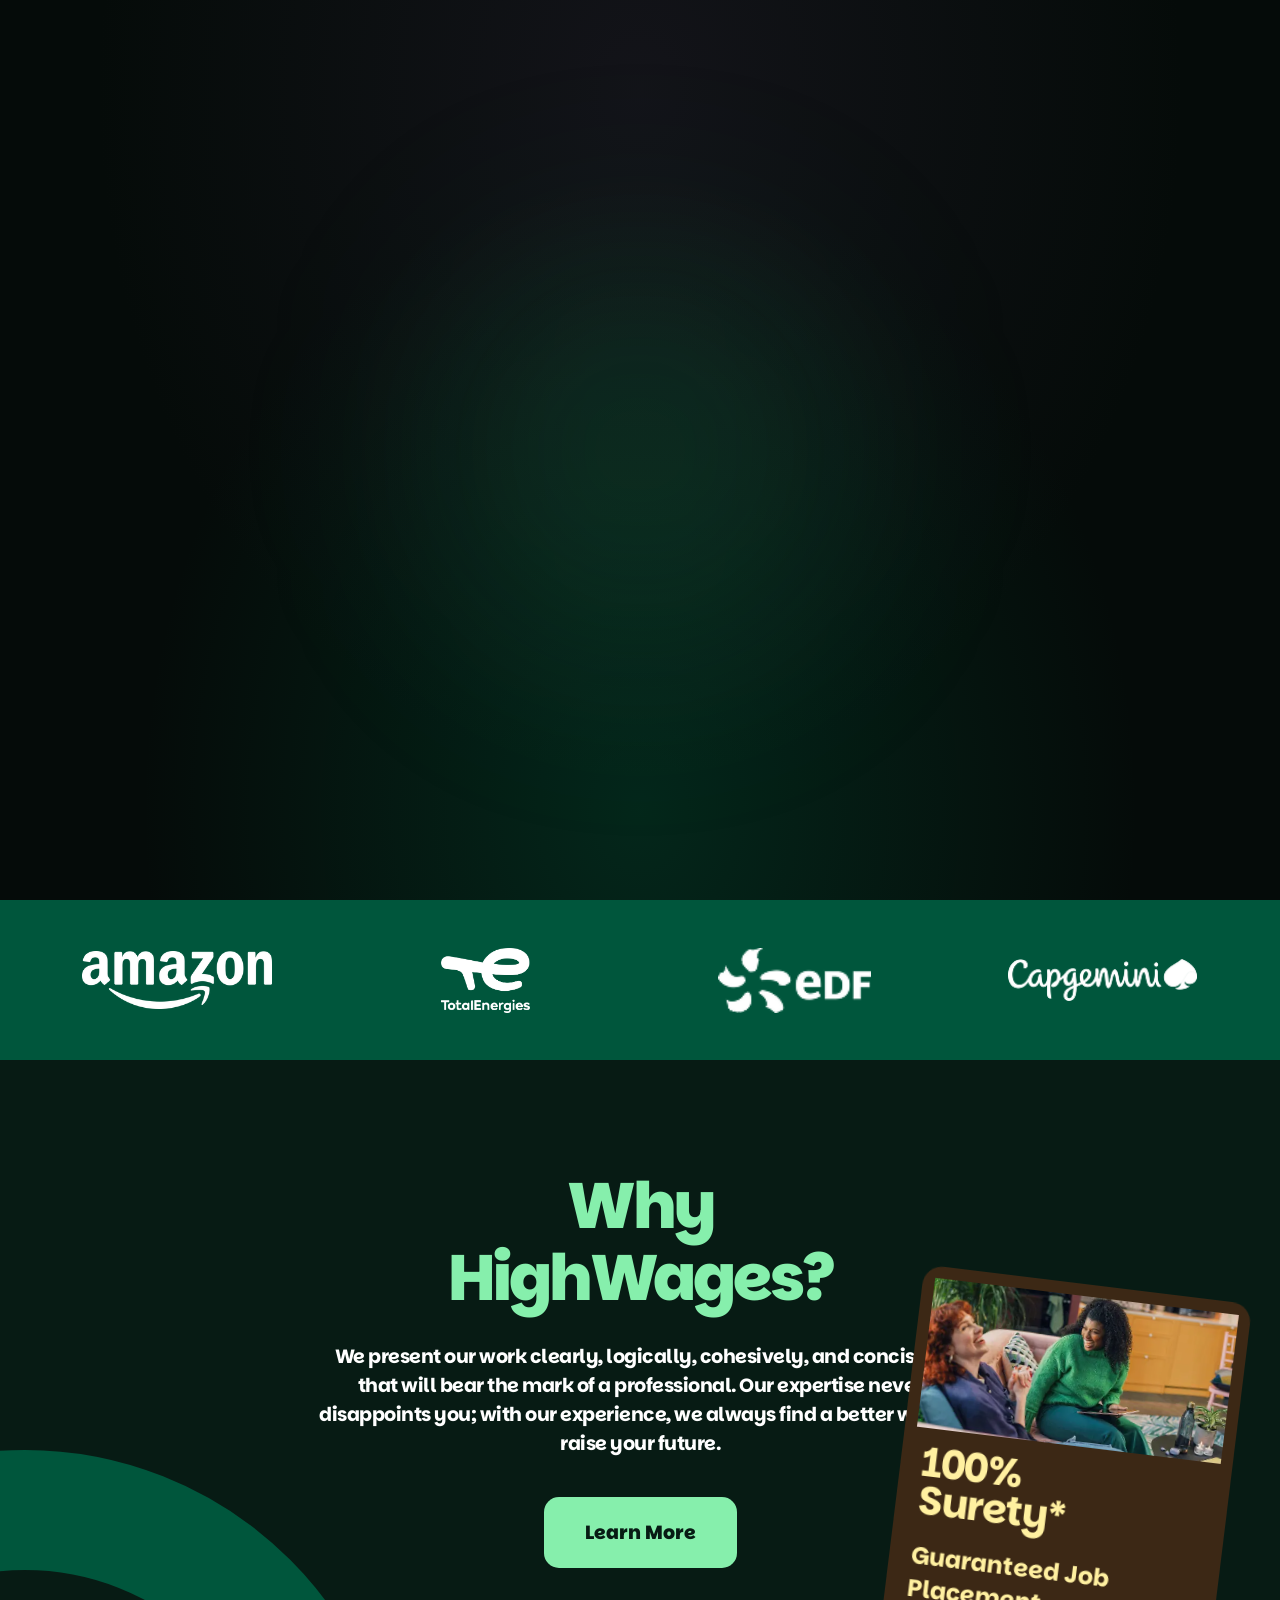
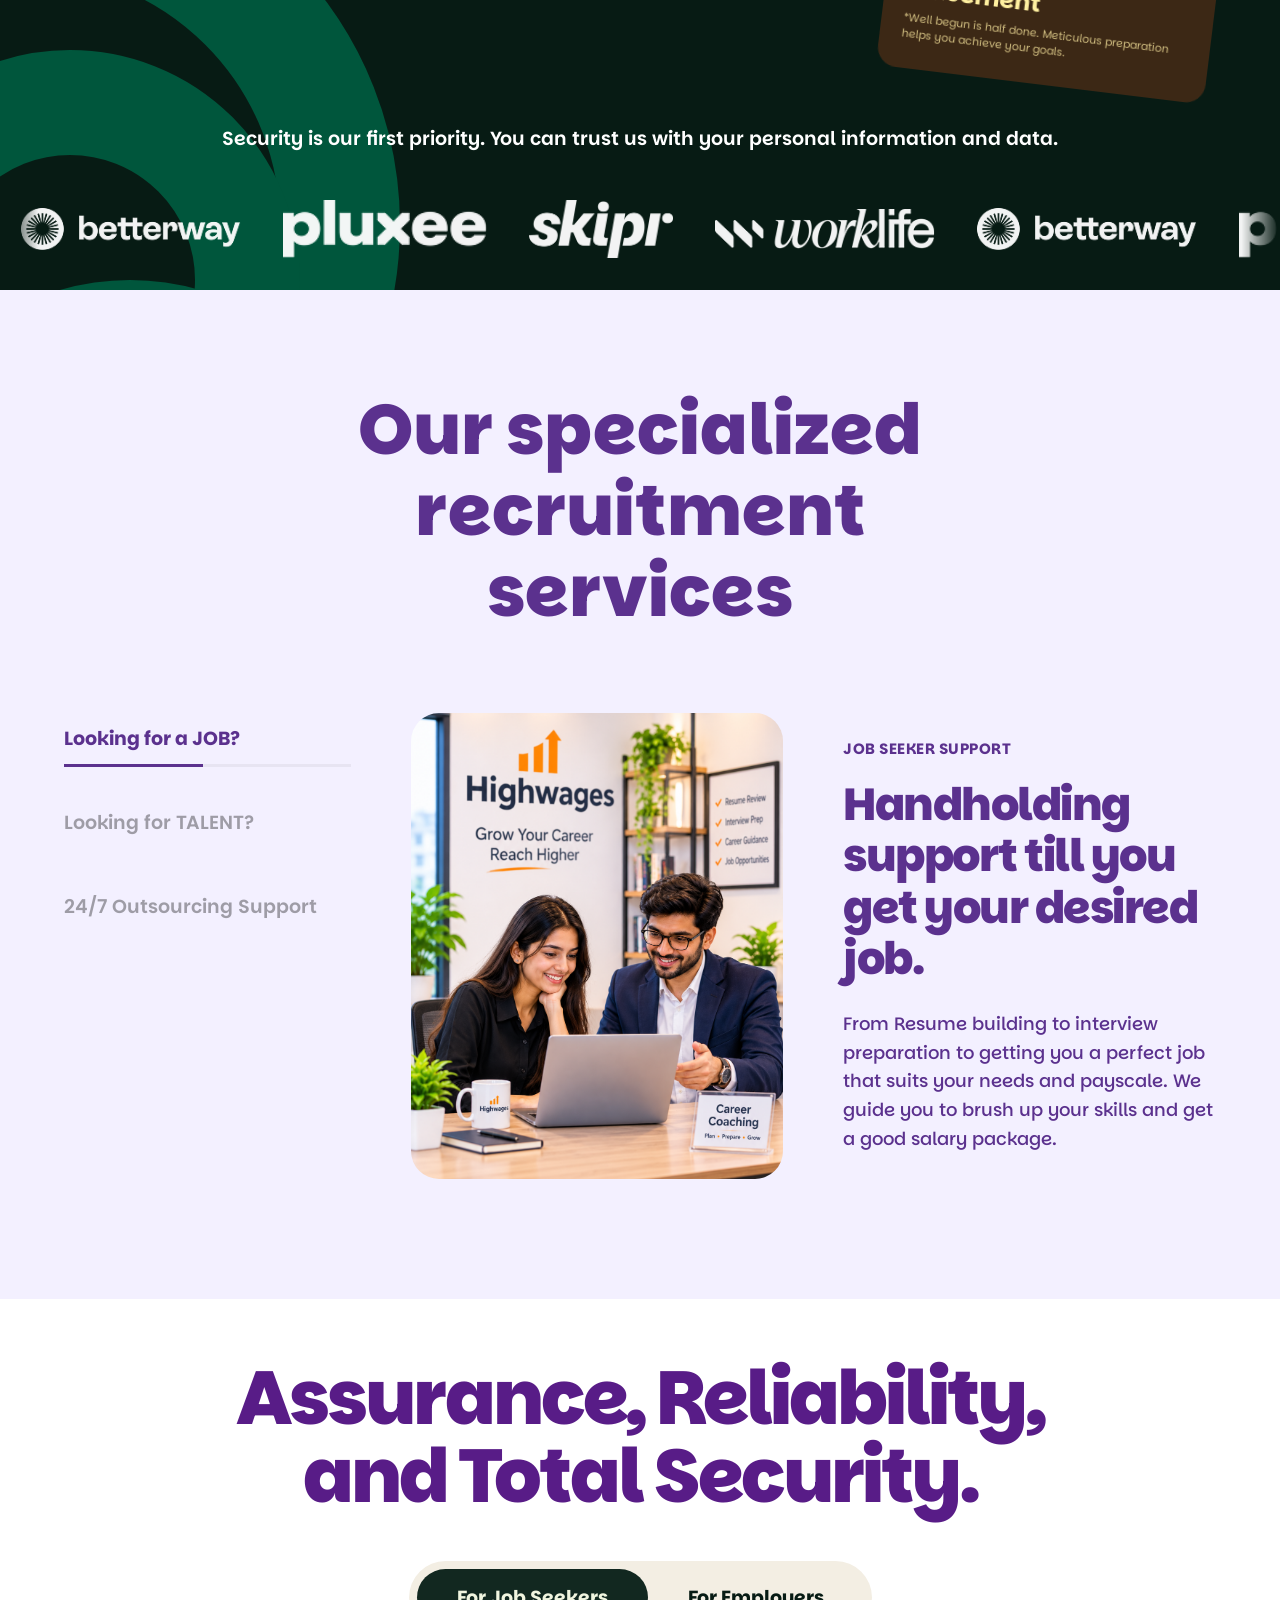
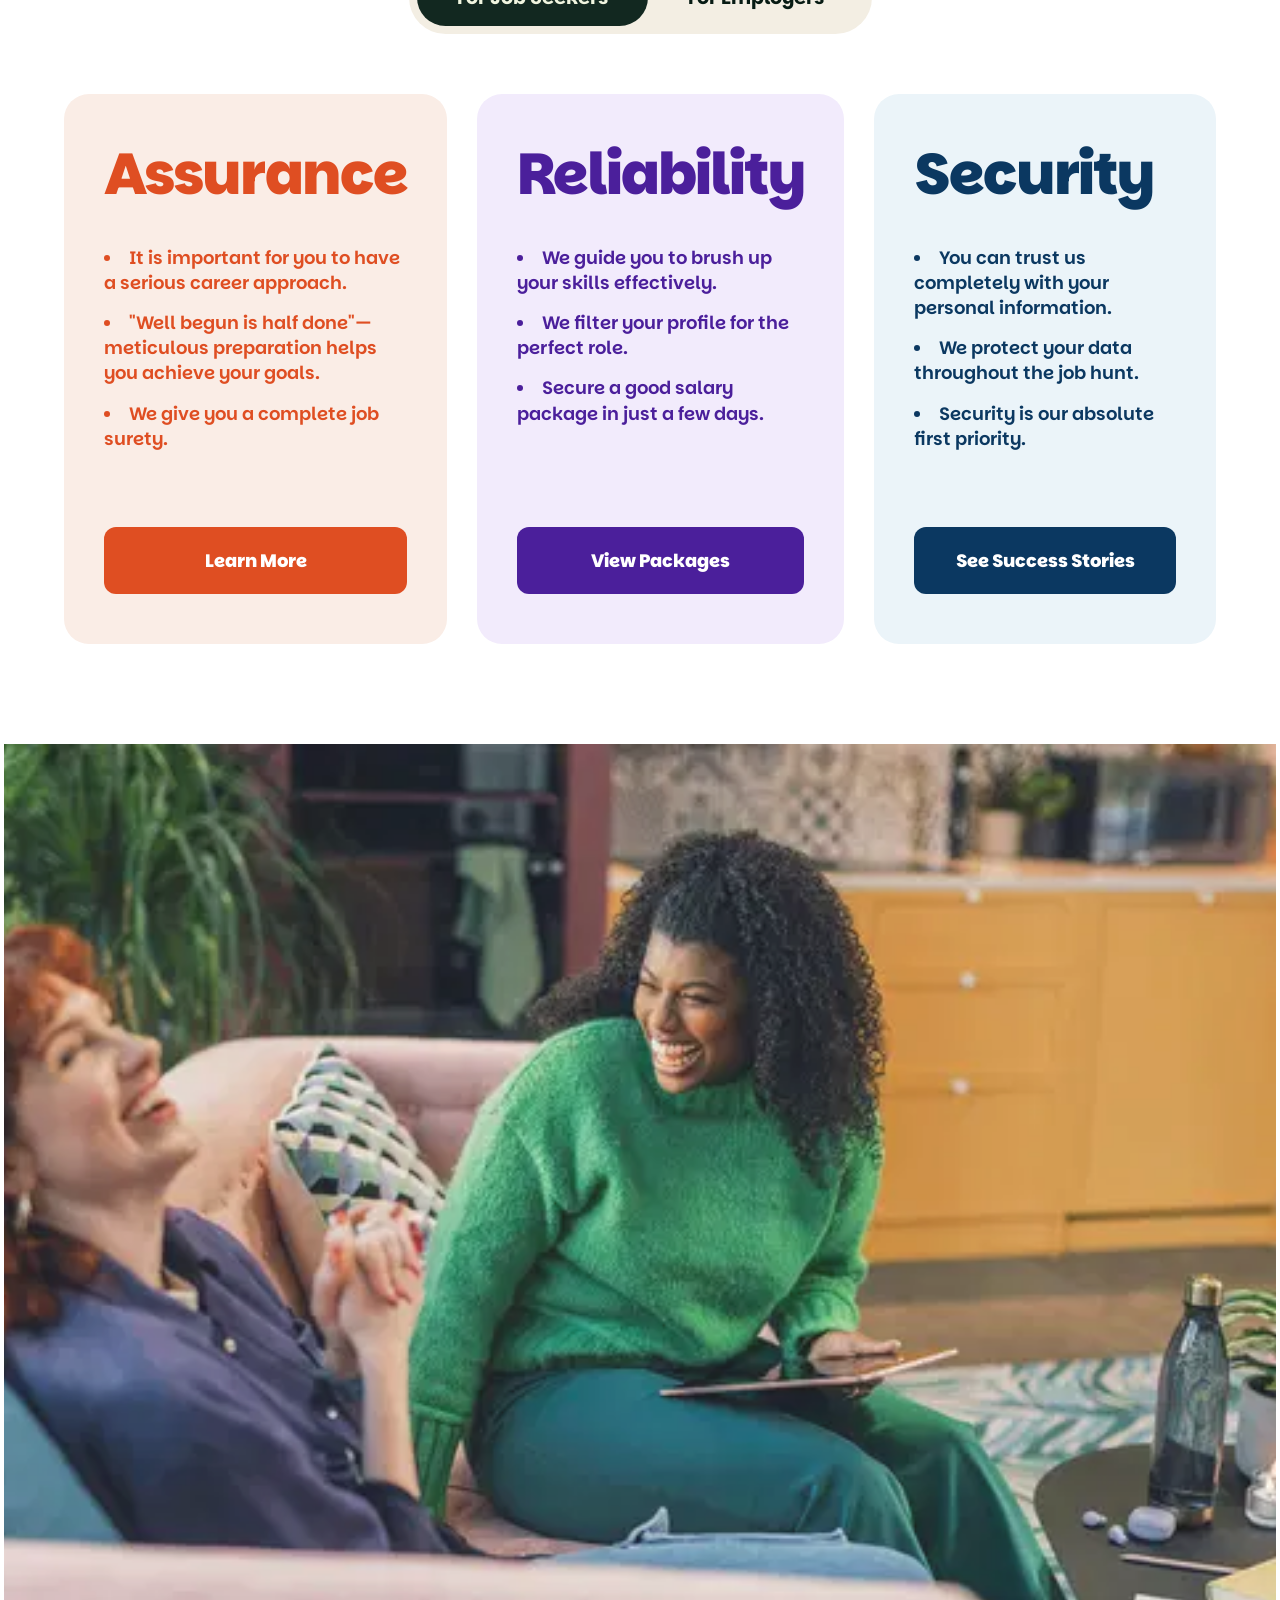
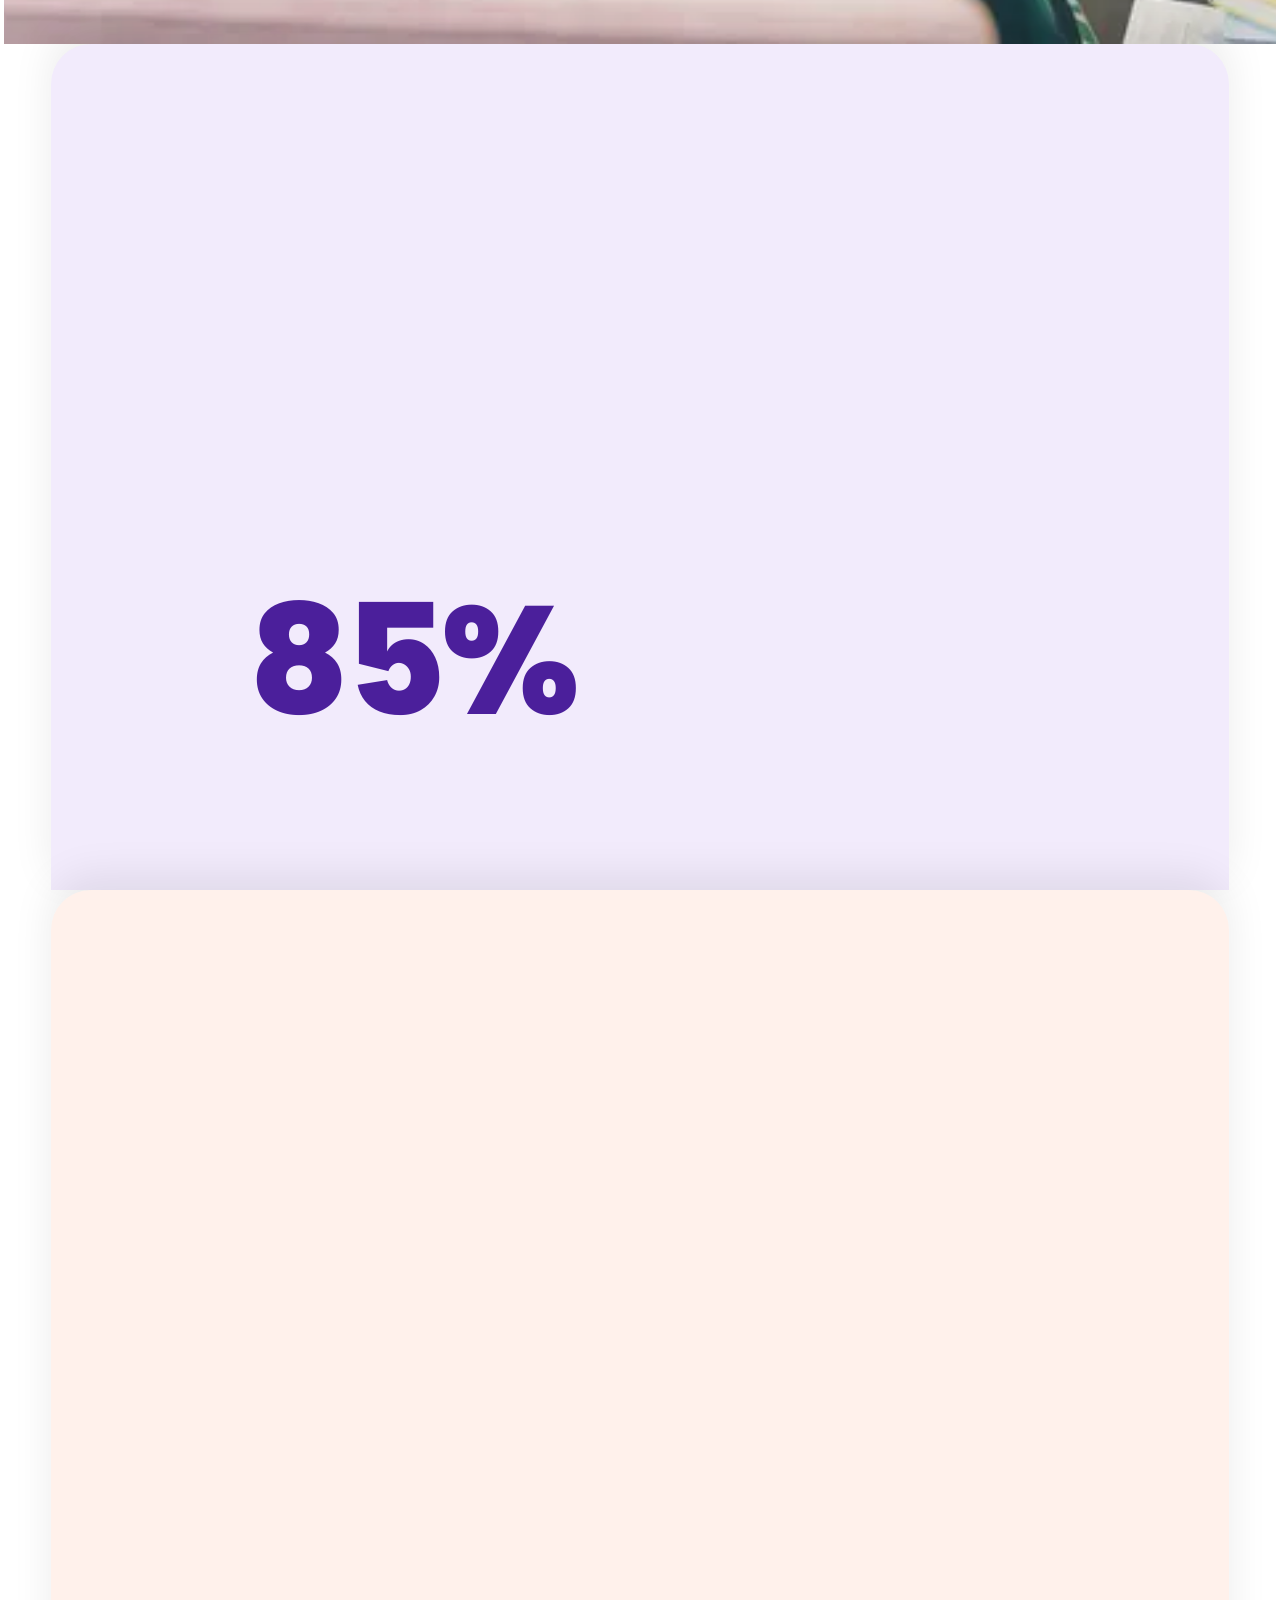
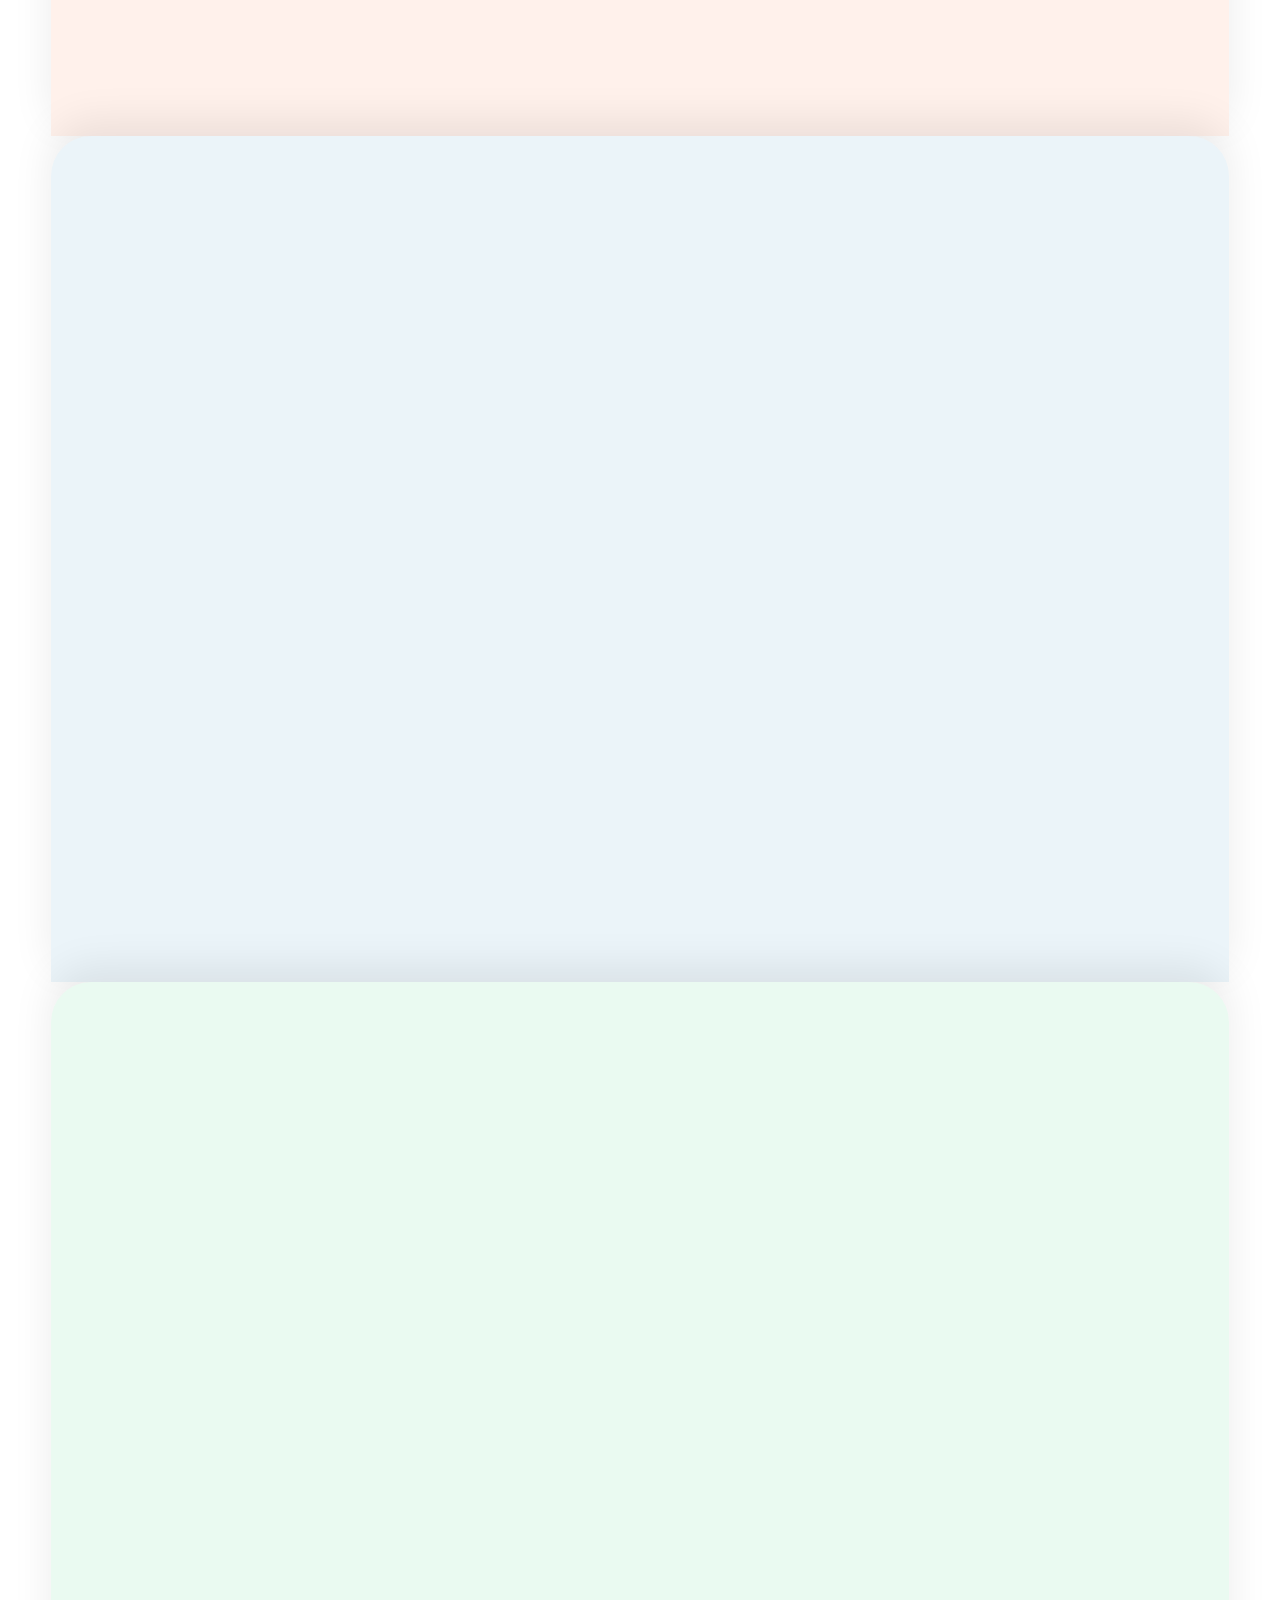
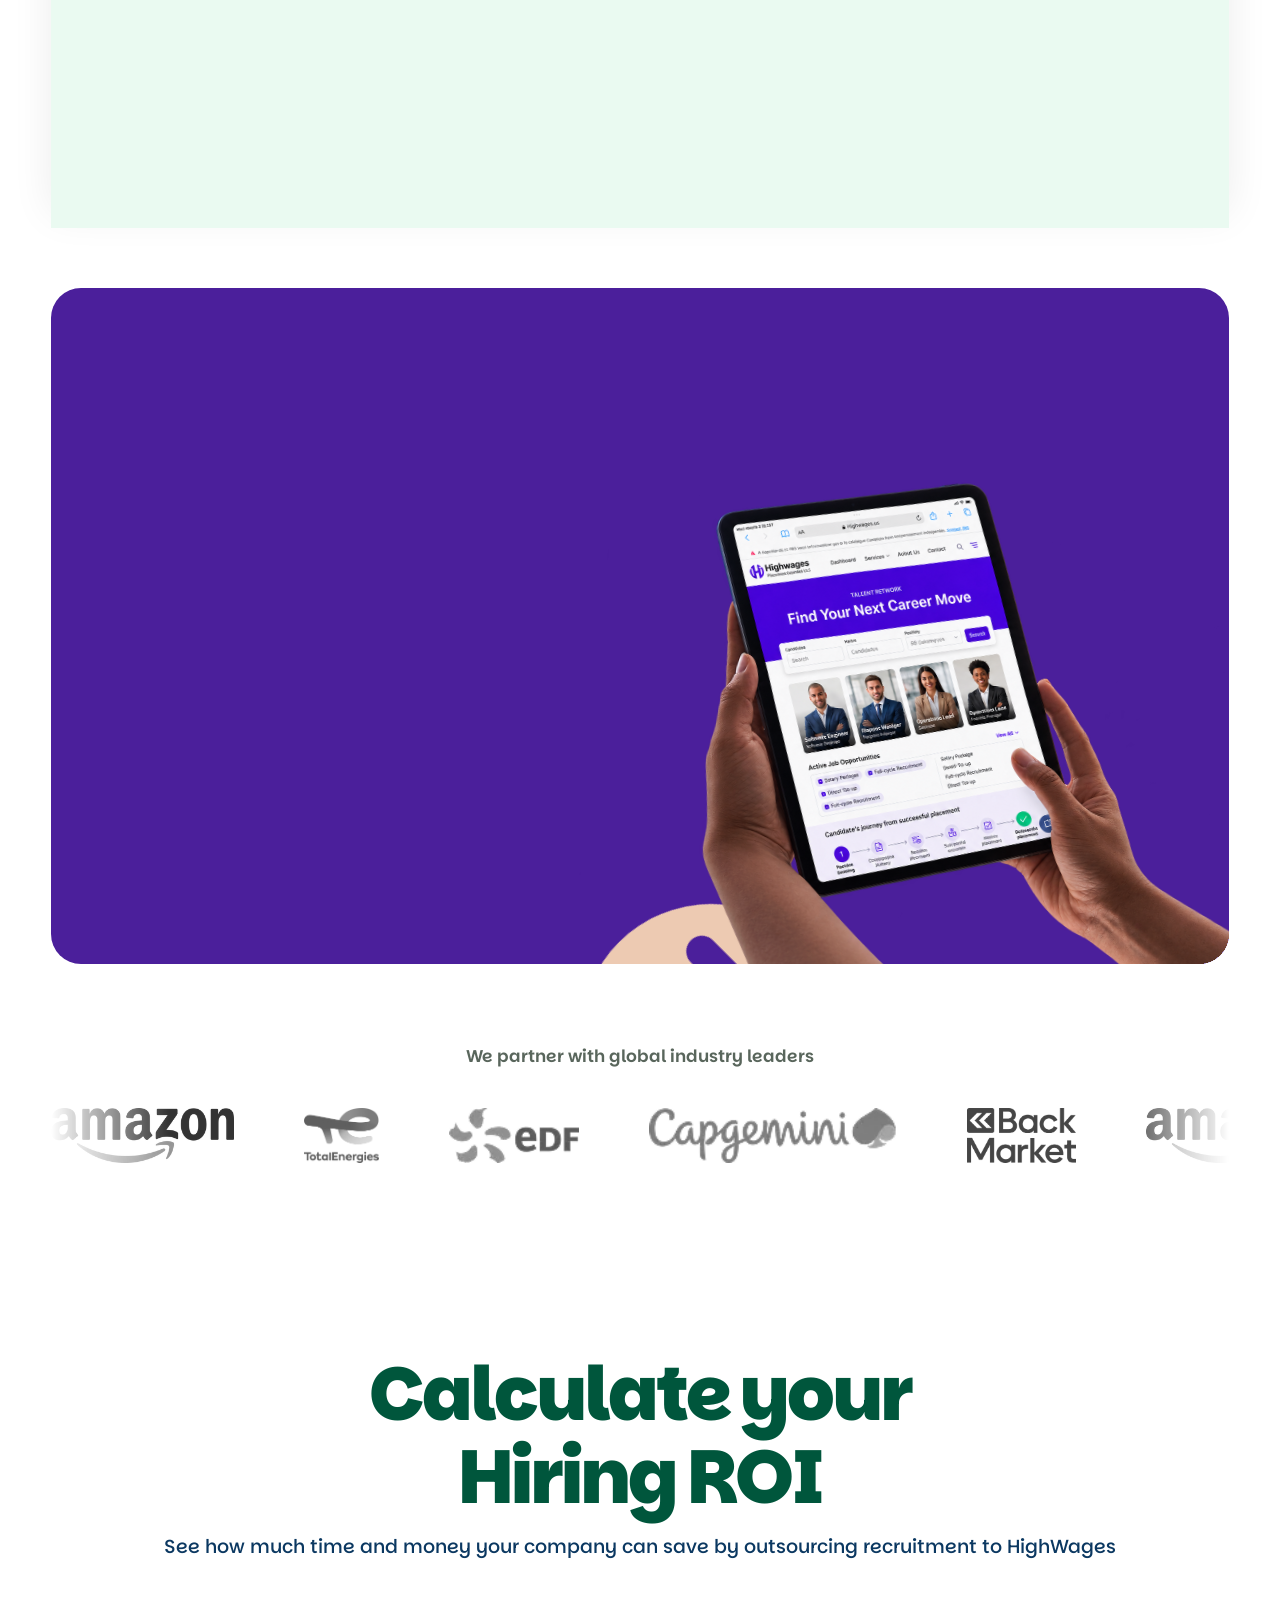
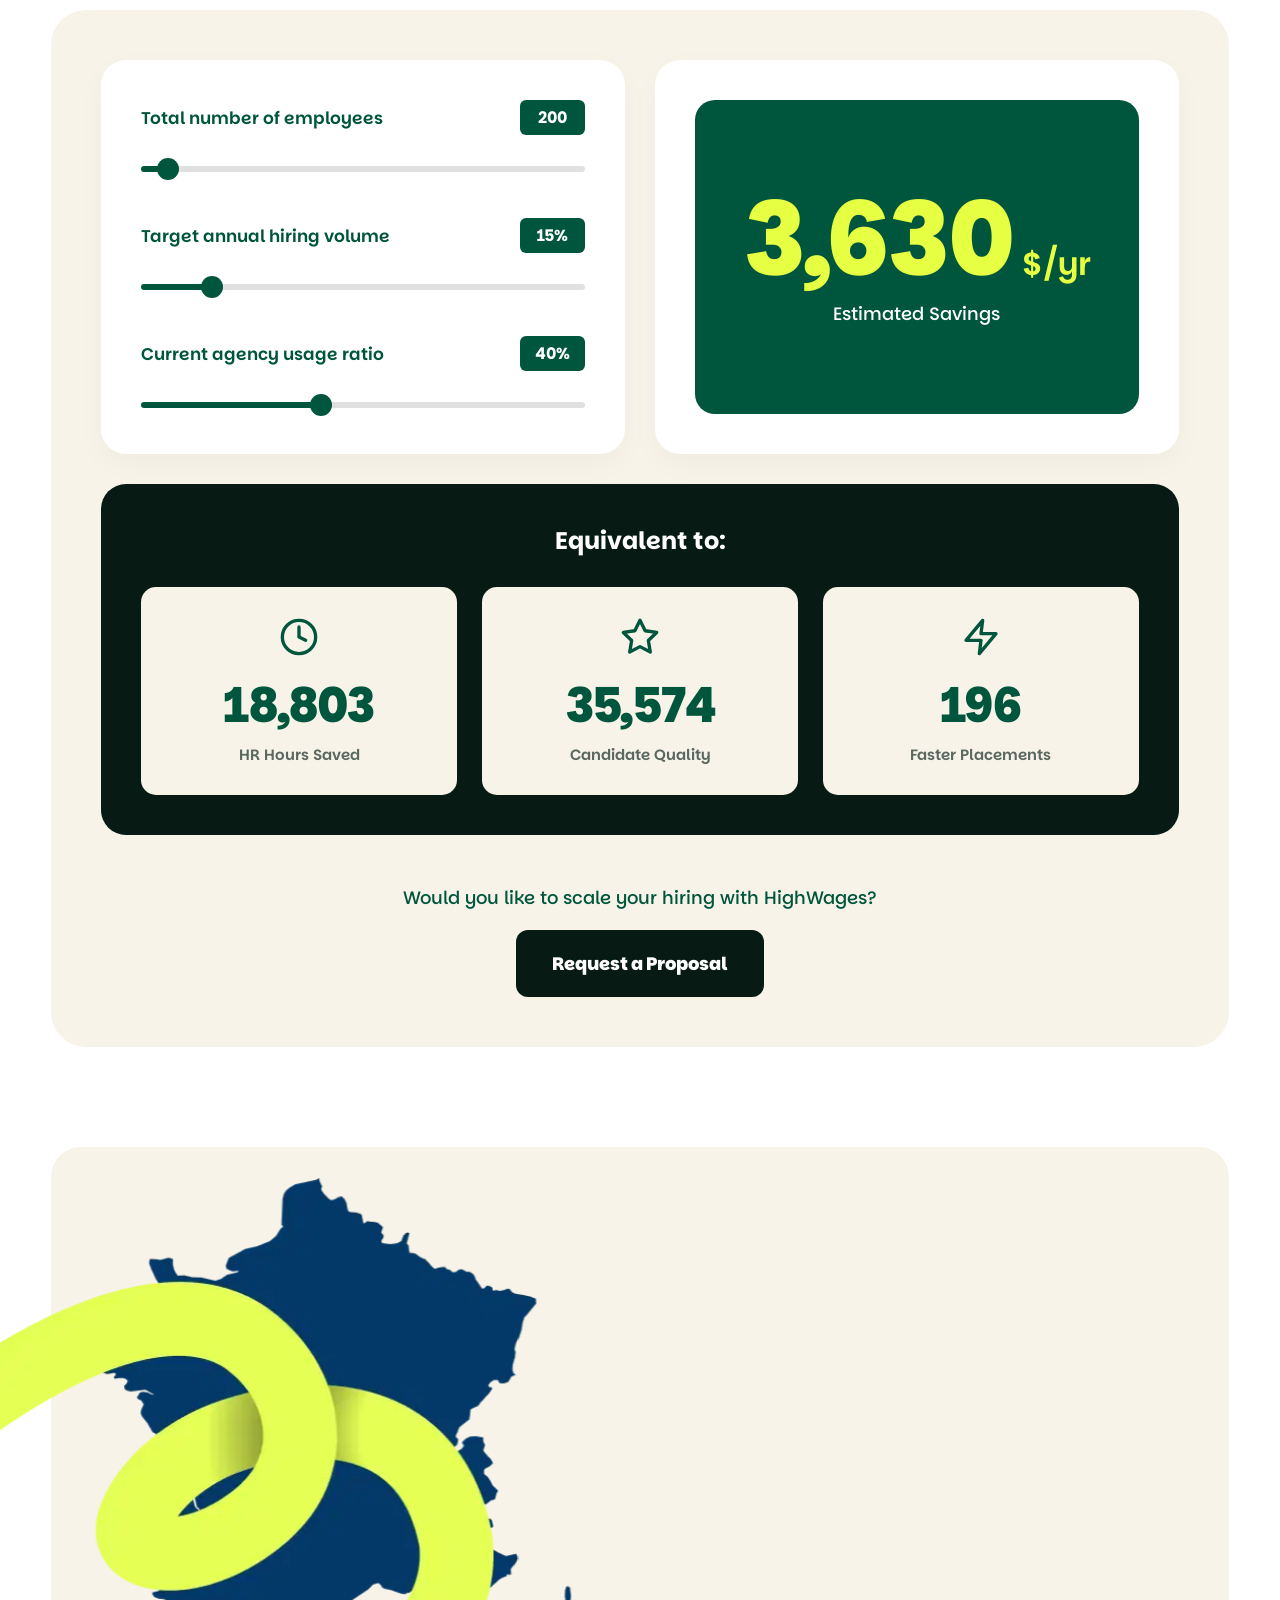
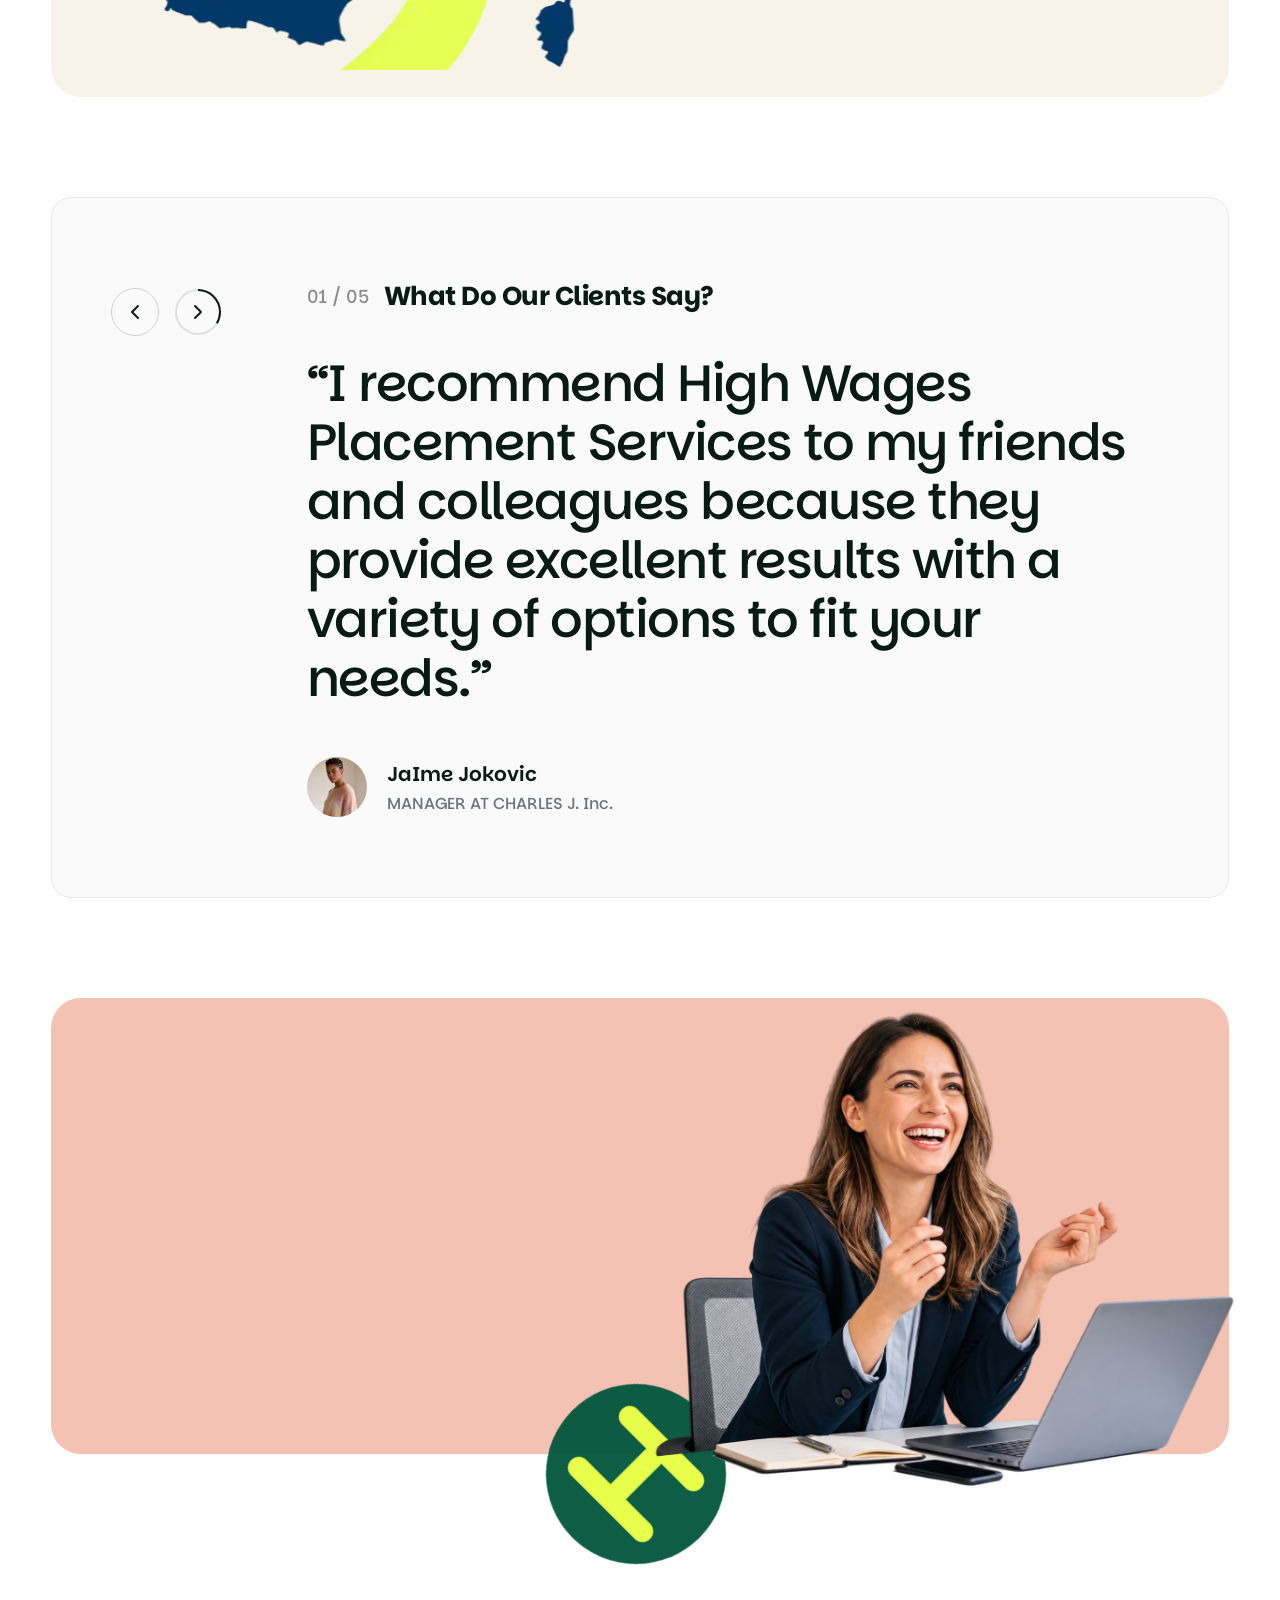
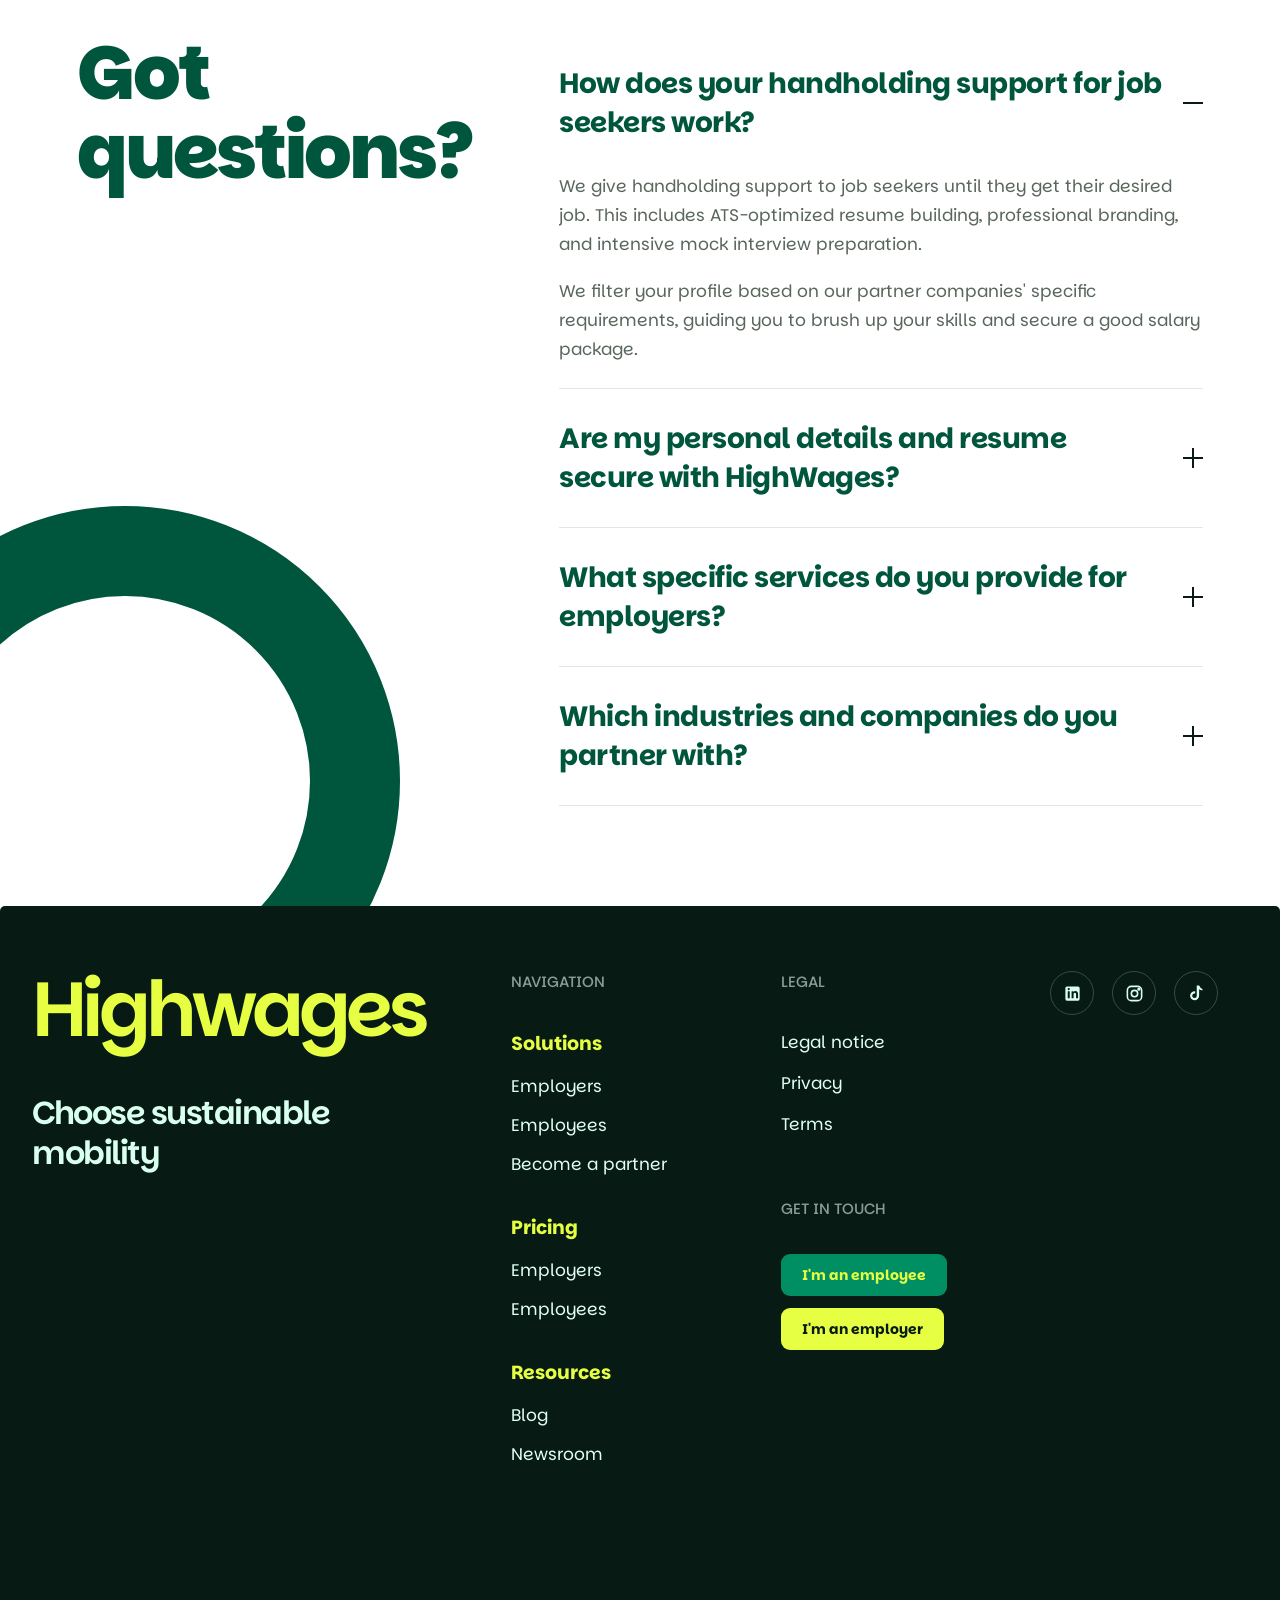
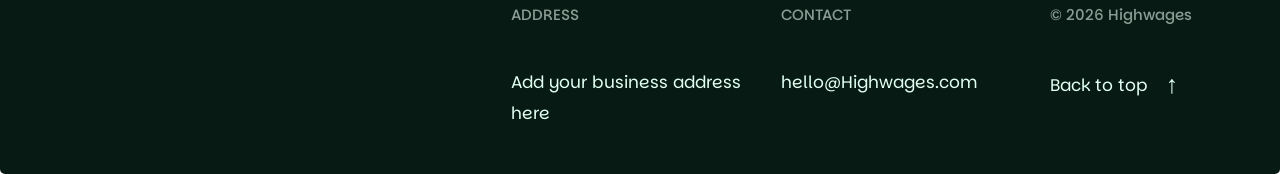
<file: index.html>
<!DOCTYPE html>
<html lang="en">

<head>
    <meta charset="UTF-8">
    <meta name="viewport" content="width=device-width, initial-scale=1.0">

    <title>Highwages | Professional Job Placement, Resume & Career Coaching Services</title>

    <!-- Google Fonts -->
    <link rel="preconnect" href="https://fonts.googleapis.com">
    <link rel="preconnect" href="https://fonts.gstatic.com" crossorigin>

    <!-- Google Font - Parkinsans -->
    <link rel="preconnect" href="https://fonts.googleapis.com">
    <link rel="preconnect" href="https://fonts.gstatic.com" crossorigin>

    <link href="https://fonts.googleapis.com/css2?family=Parkinsans:wght@400;500;600;700;800&display=swap" rel="stylesheet">
    <!-- CSS -->
    <link rel="stylesheet" href="css/style.css">

</head>

<body>

    
<!-- =========================================
     HIGHWAGES INTRO
========================================= -->


<div class="intro-screen" id="introScreen">

    <div class="intro-logo">

        <div class="intro-word">
            <span class="intro-letter intro-h-letter">H</span>
            <span class="intro-letter">i</span>
            <span class="intro-letter">g</span>
            <span class="intro-letter">h</span>
            <span class="intro-letter">w</span>
            <span class="intro-letter">a</span>
            <span class="intro-letter">g</span>
            <span class="intro-letter">e</span>
            <span class="intro-letter">s</span>
        </div>

    </div>

</div>


        <!-- HIGHWAGES LOGO INTRO ANIMATION 

        <div class="intro-screen" id="introScreen">
            <div class="intro-logo">
                
                <div class="custom-h-logo">
                    <div class="h-pillar left">
                        <div class="h-part purple-blue top-left-curved"></div>
                        <div class="h-part green-lime bottom-left-curved"></div>
                    </div>
                    <div class="h-bridge pink-orange"></div>
                    <div class="h-pillar right">
                        <div class="h-part green-lime top-right-curved"></div>
                        <div class="h-part purple-blue bottom-right-curved"></div>
                    </div>
                </div>

                <div class="intro-word">
                    <span class="intro-letter">i</span>
                    <span class="intro-letter">g</span>
                    <span class="intro-letter">h</span>
                    <span class="intro-letter">w</span>
                    <span class="intro-letter">a</span>
                    <span class="intro-letter">g</span>
                    <span class="intro-letter">e</span>
                    <span class="intro-letter">s</span>
                </div>

            </div>
        </div> -->


    <!-- =====================================
         HEADER / NAVBAR
    ====================================== -->

    <div id="header-placeholder"></div>

    <!-- =====================================
         HERO SECTION
    ====================================== -->

    <main>

        <section class="hero-section" id="home">

            <!-- BACKGROUND VIDEO -->
            <video class="hero-video" autoplay muted loop playsinline>
                <source src="/images/0_Office_Meeting_1280x720.mp4" type="video/mp4">
            </video>

            <!-- VIDEO OVERLAY -->
            <div class="hero-overlay"></div>

            <!-- DARK DECORATIVE SHAPES -->
            <div class="shape shape-left"></div>
            <div class="shape shape-bottom"></div>
            <div class="shape shape-right"></div>


            <!-- HERO CONTENT -->
            <div class="hero-content">

                <!-- MAIN HEADING -->
                <h1 class="hero-title">
                    Fast Placement,<br>
                    Highwage Placement.<span class="star">*</span>
                </h1>

                <!-- HERO INFORMATION -->
                <div class="hero-info">
                    <p>
                        <span>*</span>We are HighWages.
                    </p>
                    <p>
                        We give handholding support to job seekers till they get their desired job.
                    </p>
                </div>

                <!-- HERO BUTTONS -->
                <div class="hero-buttons">
                    <a href="/solutions/employers.html" class="discover-btn">
                        Looking for TALENT?
                    </a>
                    <a href="#activate" class="learn-btn">
                        Looking for JOB?
                    </a>
                </div>

                <!-- TRUST TEXT -->
                <div class="trust-text">
                    <strong>Successfully Placed Talent</strong> at reputed companies across the globe. We filter your profile to get you a good salary package.
                </div>
            </div>
        </section>

        <!-- =========================================
            CLIENT LOGOS STRIP
        ========================================= -->

        <section class="client-logo-strip">
            <div class="client-logo-track">
                <div class="client-logo-item">
                    <img src="/images/logos/AMZN_BIG.webp" alt="Canon">
                </div>
                <div class="client-logo-item">
                    <img src="/images/logos/TTE_BIG.webp" alt="Hitachi">
                </div>
                <div class="client-logo-item">
                    <img src="/images/logos/edf.webp" alt="Kenzo">
                </div>
                <div class="client-logo-item">
                    <img src="/images/logos/capgemini.webp" alt="Sony">
                </div>
            </div>
        </section>        

        <!-- =========================================
            ACTIVATE SECTION (WHY HIGHWAGES)
        ========================================= -->

        <section class="activate-section" id="activate">

            <!-- LEFT DECORATIVE CIRCLES -->
            <div class="activate-circle activate-circle-one"></div>
            <div class="activate-circle activate-circle-two"></div>
            <div class="activate-circle activate-circle-three"></div>

            <!-- MAIN CONTENT -->
            <div class="activate-content">
                <h2 class="activate-title">
                    Why<br>
                    HighWages?
                </h2>

                <p class="activate-description">
                    We present our work clearly, logically, cohesively, and concisely that will bear the mark of a professional. Our expertise never disappoints you; with our experience, we always find a better way to raise your future.
                </p>

                <a href="#solutions" class="activate-button">
                    Learn More
                </a>
            </div>

            <!-- RIGHT PROMOTIONAL CARD -->
            <div class="promo-card" style="top: 420px !important;">
                <div class="promo-image">
                    <img src="/images/Card-section2.webp" alt="HighWages professional coaching">
                </div>
                <div class="promo-card-content">
                    <h3>
                        100%
                        <br>
                        Surety*
                    </h3>
                    <p>
                        Guaranteed Job Placement
                    </p>
                    <small>
                        *Well begun is half done. Meticulous preparation helps you achieve your goals.
                    </small>
                </div>
            </div>

            <!-- SECURITY NOTE -->
            <div class="mobility-note">
                Security is our first priority. You can trust us with your personal information and data.
            </div>

            <!-- =====================================
                BOTTOM MOVING LOGOS
            ====================================== -->
            <div class="mobility-logo-slider">
                <div class="mobility-logo-track">

                    <!-- =================================
                        FIRST LOGO GROUP
                    ================================== -->

                    <div class="mobility-logo-group">

                        <!-- BETTERWAY -->
                        <div class="mobility-logo-item">
                            <img
                                src="/images/logos/betterway_logo_orange_medium 3.webp"
                                alt="Betterway"
                            >
                        </div>

                        <!-- PLUXEE -->
                        <div class="mobility-logo-item">
                            <img
                                src="/images/logos/pluxee-logo-darkblue-rgb-2048x580 4.webp"
                                alt="Pluxee"
                            >
                        </div>

                        <!-- SKIPR -->
                        <div class="mobility-logo-item">
                            <img
                                src="/images/logos/skipr-20211115164750.webp"
                                alt="Skipr"
                            >
                        </div>

                        <!-- WORKLIFE -->
                        <div class="mobility-logo-item">
                            <img
                                src="/images/logos/Logo-Worklife-noir-1-1-2048x370 3.webp"
                                alt="Worklife"
                            >
                        </div>
                    </div>

                    <!-- =================================
                        SECOND LOGO GROUP
                        DUPLICATE FOR INFINITE ANIMATION
                    ================================== -->

                    <div class="mobility-logo-group" aria-hidden="true">

                        <!-- BETTERWAY -->
                        <div class="mobility-logo-item">
                            <img
                                src="/images/logos/betterway_logo_orange_medium 3.webp"
                                alt=""
                            >
                        </div>

                        <!-- PLUXEE -->
                        <div class="mobility-logo-item">
                            <img
                                src="/images/logos/pluxee-logo-darkblue-rgb-2048x580 4.webp"
                                alt=""
                            >
                        </div>

                        <!-- SKIPR -->
                        <div class="mobility-logo-item">
                            <img
                                src="/images/logos/skipr-20211115164750.webp"
                                alt=""
                            >
                        </div>

                        <!-- WORKLIFE -->
                        <div class="mobility-logo-item">
                            <img
                                src="/images/logos/Logo-Worklife-noir-1-1-2048x370 3.webp"
                                alt=""
                            >
                        </div>
                    </div>

                    <div class="mobility-logo-group" aria-hidden="true">

                        <!-- BETTERWAY -->
                        <div class="mobility-logo-item">
                            <img
                                src="/images/logos/betterway_logo_orange_medium 3.webp"
                                alt=""
                            >
                        </div>

                        <!-- PLUXEE -->
                        <div class="mobility-logo-item">
                            <img
                                src="/images/logos/pluxee-logo-darkblue-rgb-2048x580 4.webp"
                                alt=""
                            >
                        </div>

                        <!-- SKIPR -->
                        <div class="mobility-logo-item">
                            <img
                                src="/images/logos/skipr-20211115164750.webp"
                                alt=""
                            >
                        </div>

                        <!-- WORKLIFE -->
                        <div class="mobility-logo-item">
                            <img
                                src="/images/logos/Logo-Worklife-noir-1-1-2048x370 3.webp"
                                alt=""
                            >
                        </div>
                    </div>
                </div>
            </div>
        </section>

        <!-- =====================================
             DYNAMIC TABS SECTION 
        ====================================== -->

        <section class="dynamic-tabs-section" id="dynamicTabs">
            <div class="tabs-container">
                
                <!-- Main Header -->
                <div class="tabs-header-wrapper">
                    <h2 class="dynamic-main-title" id="mainTitle">
                        Our specialized <br> recruitment <br>services
                    </h2>
                </div>

                <div class="tabs-grid">
                    
                    <!-- Left Side: 3 Options -->
                    <div class="tabs-nav" id="tabsNav">
                        <button class="tab-btn active" data-index="0">
                            Looking for a JOB?
                            <div class="tab-progress-bar"><div class="tab-progress-fill"></div></div>
                        </button>
                        <button class="tab-btn" data-index="1">
                            Looking for TALENT?
                            <div class="tab-progress-bar"><div class="tab-progress-fill"></div></div>
                        </button>
                        <button class="tab-btn" data-index="2">
                            24/7 Outsourcing Support
                            <div class="tab-progress-bar"><div class="tab-progress-fill"></div></div>
                        </button>
                    </div>

                    <!-- Center: Image (ADDED 'desktop-only' CLASS) -->
                    <div class="tabs-image-container desktop-only">
                        <img id="tabImage" src="/images/home_bg.webp" alt="HighWages Services">
                    </div>

                    <!-- Right Side: Dynamic Content -->
                    <div class="tabs-content-box" id="tabContentBox">
                        <span class="tab-badge" id="tabBadge">Job Seeker Support</span>
                        <h3 class="tab-title" id="tabTitleText">Handholding support till you get your desired job.</h3>
                        <p class="tab-desc" id="tabDescText">
                            From Resume building to interview preparation to getting you a perfect job that suits your needs and payscale. We guide you to brush up your skills and get a good salary package.
                        </p>
                    </div>

                </div>
            </div>
        </section>

        <!-- =====================================
            BENEFITS / TOGGLE SECTION
        ====================================== -->
        <section class="benefits-section" id="benefits">

            <!-- Main Title -->
            <h2 class="benefits-main-title">
                Assurance, Reliability, <br> and Total Security.
            </h2>
            
            <!-- Toggle Switch -->
            <div class="toggle-wrapper">
                <button class="toggle-btn active" data-target="employees-view">For Job Seekers</button>
                <button class="toggle-btn" data-target="companies-view">For Employers</button>
            </div>

            <!-- Job Seekers Cards View  -->
            <div class="benefits-grid" id="employees-view">

                <!-- Light Orange Card -->
                <div class="benefit-card card-light-orange">
                    <div class="card-content">
                        <h3>Assurance</h3>
                        <ul>
                            <li>It is important for you to have a serious career approach.</li>
                            <li>"Well begun is half done"—meticulous preparation helps you achieve your goals.</li>
                            <li>We give you a complete job surety.</li>
                        </ul>
                    </div>
                    <a href="#solutions" class="card-btn btn-light-orange">Learn More</a>
                </div>

                <!-- Light Purple Card -->
                <div class="benefit-card card-light-purple">
                    <div class="card-content">
                        <h3>Reliability</h3>
                        <ul>
                            <li>We guide you to brush up your skills effectively.</li>
                            <li>We filter your profile for the perfect role.</li>
                            <li>Secure a good salary package in just a few days.</li>
                        </ul>
                    </div>
                    <a href="#impact" class="card-btn btn-light-purple">View Packages</a>
                </div>

                <!-- Light Blue Card -->
                <div class="benefit-card card-light-blue">
                    <div class="card-content">
                        <h3>Security</h3>
                        <ul>
                            <li>You can trust us completely with your personal information.</li>
                            <li>We protect your data throughout the job hunt.</li>
                            <li>Security is our absolute first priority.</li>
                        </ul>
                    </div>
                    <a href="#finance" class="card-btn btn-light-blue">See Success Stories</a>
                </div>

            </div>

            <!-- Employers Cards View  -->
            <div class="benefits-grid hidden" id="companies-view">
                
                <!-- Card 1: Green -->
                <div class="benefit-card card-green">
                    <div class="card-content">
                        <h3>Looking for Talent?</h3>
                        <ul>
                            <li>We provide Full cycle recruitment for global clients.</li>
                            <li>Gain access to highly vetted, skilled professionals.</li>
                            <li>We understand exactly what you look for in a candidate.</li>
                        </ul>
                    </div>
                    <a href="#solutions" class="card-btn btn-green">Hire Us Now</a>
                </div>

                <!-- Card 2: Brown -->
                <div class="benefit-card card-brown">
                    <div class="card-content">
                        <h3>Admin & VMS Support</h3>
                        <ul>
                            <li>HighWages specializes in proving elite sourcing services.</li>
                            <li>Comprehensive Vendor Management System (VMS) support.</li>
                            <li>We manage the talent pipeline seamlessly.</li>
                        </ul>
                    </div>
                    <a href="#finance" class="card-btn btn-brown">Hire Us Now</a>
                </div>

                <!-- Card 3: Orange -->
                <div class="benefit-card card-orange">
                    <div class="card-content">
                        <h3>24/7 Outsourcing</h3>
                        <ul>
                            <li>Round-the-clock recruitment support across time zones.</li>
                            <li>High-quality candidates provided on a weekly basis.</li>
                            <li>We keep you updated during the entire process.</li>
                        </ul>
                    </div>
                    <a href="#impact" class="card-btn btn-orange">Hire Us Now</a>
                </div>
            </div>
        </section>

        <!-- =====================================
            SCROLL STACKING SECTION (IMPACT)
        ====================================== -->
        <section class="scroll-stack-section" id="impact-stack">

            <!-- 1. Background Image Wrapper (Full Screen) -->
            <div class="stack-image-wrapper">
                <img src="/images/Card-section2.webp" alt="Corporate professionals working" class="stack-bg-img">
            </div>

            <!-- 2. Salary Boost Card -->
            <div class="stack-card stack-purple">
                <!-- SVG loop background -->
                <svg class="card-bg-loop" viewBox="0 0 800 800" xmlns="http://www.w3.org/2000/svg">
                    <path d="M 100,800 C 600,800 700,200 400,200 C 150,200 150,600 500,600 C 700,600 800,400 800,400" />
                </svg>
                <div class="stack-content">
                    <h2>Career Growth</h2>
                    <div class="wellbeing-text">
                        <span class="big-percent">85%</span>
                        <p>of candidates report securing a higher salary package after our interview preparation.</p>
                    </div>
                </div>
            </div>

            <!-- 3. Placement Speed Card -->
            <div class="stack-card stack-peach">
                <!-- SVG loop background -->
                <svg class="card-bg-loop" viewBox="0 0 800 800" xmlns="http://www.w3.org/2000/svg">
                    <path d="M 100,800 C 600,800 700,200 400,200 C 150,200 150,600 500,600 C 700,600 800,400 800,400" />
                </svg>
                <div class="stack-content">
                    <h2>Placement Speed</h2>
                    <h3>Accelerated Hiring Cycles</h3>
                    <p>By leveraging our direct company tie-ups and pre-screened talent pools, we drastically reduce time-to-hire for our enterprise clients.</p>
                </div>
            </div>

            <!-- 4. Retention Card -->
            <div class="stack-card stack-blue">
                <!-- SVG loop background -->
                <svg class="card-bg-loop" viewBox="0 0 800 800" xmlns="http://www.w3.org/2000/svg">
                    <path d="M 100,800 C 600,800 700,200 400,200 C 150,200 150,600 500,600 C 700,600 800,400 800,400" />
                </svg>
                <div class="stack-content">
                    <h2>Retention</h2>
                    <p>Over 90% of candidates placed by HighWages remain with their employers past the crucial 2-year mark due to precise cultural matching.</p>
                </div>
            </div>

            <!-- 5. Network Card -->
            <div class="stack-card stack-green">
                <!-- SVG loop background -->
                <svg class="card-bg-loop" viewBox="0 0 800 800" xmlns="http://www.w3.org/2000/svg">
                    <path d="M 100,800 C 600,800 700,200 400,200 C 150,200 150,600 500,600 C 700,600 800,400 800,400" />
                </svg>
                <div class="stack-content">
                    <h2>Global Reach</h2>
                    <p>With 24/7 outsourcing recruitment support, we ensure your business has access to top-tier talent across all time zones.</p>
                </div>
            </div>

        </section>

        <!-- =====================================
            MARKETPLACE SECTION
        ====================================== -->
        <section class="marketplace-section" id="marketplace">

            <!-- Purple Main Card -->
            <div class="market-card">
                
                <!-- Left Side Content -->
                <div class="market-content">
                    <h2>The largest talent network dedicated to ambitious professionals.</h2>
                    <p>
                        HighWages specializes in providing sourcing services, Admin support, Full cycle recruitment, and VMS support. We filter profiles to perfectly match corporate requirements.
                    </p>
                    <a href="#marketplace" class="discover-btn">Discover HighWages</a>
                </div>

                <!-- Right Side Tablet Image -->
                <div class="market-image desktop-only">
                    <img src="/images/highwages_tab.png" alt="HighWages recruitment platform on a tablet">
                </div>

                <!-- Large Decorative 'H' SVG -->
                <div class="market-animated-h">
                    <svg viewBox="0 0 100 100" xmlns="http://www.w3.org/2000/svg">
                        <circle cx="50" cy="50" r="50" fill="#f6d3b4" />
                        <path d="M30,25 L30,75 M30,50 L70,50 M70,25 L70,75" 
                            fill="none" stroke="#4b1f9b" stroke-width="12" stroke-linecap="round" stroke-linejoin="round" />
                    </svg>
                </div>

            </div>

            <!-- Partner Logos Section -->
            <div class="market-partners">
                <p class="partner-subtitle">We partner with global industry leaders</p>
                
                <div class="partner-logo-slider">
                    <div class="partner-logo-track">
                        <!-- Group 1 -->
                        <div class="partner-logo-group">
                            <img src="/images/logos/AMZN_BIG.webp" alt="Amazon">
                            <img src="/images/logos/TTE_BIG.webp" alt="TotalEnergies">
                            <img src="/images/logos/edf.webp" alt="EDF">
                            <img src="/images/logos/capgemini.webp" alt="Capgemini">
                            <img src="/images/logos/Back_Market_Vertical_Logo_Tangaroa.webp" alt="Back Market">
                        </div>
                        <!-- Group 2 (For infinite loop) -->
                        <div class="partner-logo-group" aria-hidden="true">
                            <img src="/images/logos/AMZN_BIG.webp" alt="Amazon">
                            <img src="/images/logos/TTE_BIG.webp" alt="TotalEnergies">
                            <img src="/images/logos/edf.webp" alt="EDF">
                            <img src="/images/logos/capgemini.webp" alt="Capgemini">
                            <img src="/images/logos/Back_Market_Vertical_Logo_Tangaroa.webp" alt="Back Market">
                        </div>
                    </div>
                </div>
            </div>

        </section>

        <!-- =====================================
            HIRING IMPACT CALCULATOR SECTION
        ====================================== -->
        <section class="co2-calculator-section" id="pricing">
            <div class="calc-wrapper">
                
                <!-- Headers -->
                <h2 class="calc-main-title">Calculate your <br>Hiring ROI</h2>
                <p class="calc-subtitle">See how much time and money your company can save by outsourcing recruitment to HighWages</p>

                <!-- Main Calculator Container -->
                <div class="calc-container">
                    
                    <div class="calc-top-grid">
                        
                        <!-- Left: Sliders Box -->
                        <div class="calc-sliders-card">
                            
                            <!-- Slider 1 -->
                            <div class="slider-group">
                                <div class="slider-label-wrap">
                                    <label>Total number of employees</label>
                                    <span class="slider-badge" id="val-emp">200</span>
                                </div>
                                <input type="range" id="range-emp" class="custom-slider" min="10" max="5000" value="200" step="1">
                            </div>

                            <!-- Slider 2 -->
                            <div class="slider-group">
                                <div class="slider-label-wrap">
                                    <label>Target annual hiring volume</label>
                                    <span class="slider-badge" id="val-bike">15%</span>
                                </div>
                                <input type="range" id="range-bike" class="custom-slider" min="1" max="100" value="15" step="1">
                            </div>

                            <!-- Slider 3 -->
                            <div class="slider-group">
                                <div class="slider-label-wrap">
                                    <label>Current agency usage ratio</label>
                                    <span class="slider-badge" id="val-remote">40%</span>
                                </div>
                                <input type="range" id="range-remote" class="custom-slider" min="0" max="100" value="40" step="1">
                            </div>
                        </div>

                        <!-- Right: ROI Result Box -->
                        <div class="calc-result-card">
                            <div class="result-inner-green">
                                <div class="co2-number-wrap">
                                    <span id="co2-total">45,000</span>
                                    <span class="co2-unit">$/yr</span>
                                </div>
                                <p class="co2-label-text">Estimated Savings</p>
                            </div>
                        </div>
                    </div>

                    <!-- Bottom: Equivalent Cards -->
                    <div class="calc-equiv-box">
                        <h3 class="equiv-title">Equivalent to:</h3>
                        <div class="equiv-grid">
                            
                            <!-- HR Time -->
                            <div class="equiv-card">
                                <svg width="40" height="40" viewBox="0 0 24 24" fill="none" stroke="#00563c" stroke-width="2" stroke-linecap="round" stroke-linejoin="round"><circle cx="12" cy="12" r="10"/><polyline points="12 6 12 12 16 14"/></svg>
                                <h4 id="eq-car">840</h4>
                                <p>HR Hours Saved</p>
                            </div>

                            <!-- Candidate Quality -->
                            <div class="equiv-card">
                                <svg width="40" height="40" viewBox="0 0 24 24" fill="none" stroke="#00563c" stroke-width="2" stroke-linecap="round" stroke-linejoin="round"><path d="M12 2l3.09 6.26L22 9.27l-5 4.87 1.18 6.88L12 17.77l-6.18 3.25L7 14.14 2 9.27l6.91-1.01L12 2z"/></svg>
                                <h4 id="eq-plane">Top 5%</h4>
                                <p>Candidate Quality</p>
                            </div>

                            <!-- Time to Fill -->
                            <div class="equiv-card">
                                <svg width="40" height="40" viewBox="0 0 24 24" fill="none" stroke="#00563c" stroke-width="2" stroke-linecap="round" stroke-linejoin="round"><path d="M13 2L3 14h9l-1 8 10-12h-9l1-8z"/></svg>
                                <h4 id="eq-heat">30%</h4>
                                <p>Faster Placements</p>
                            </div>

                        </div>
                    </div>

                    <!-- Action Area -->
                    <div class="calc-footer">
                        <p>Would you like to scale your hiring with HighWages?</p>
                        <a href="#contact" class="discover-btn" style="margin-top: 20px;">Request a Proposal</a>
                    </div>

                </div>
            </div>
        </section>


        <!-- =====================================
            NETWORK / ONLINE SECTION
        ====================================== -->
        <section class="network-section" id="network">
            
            <div class="network-container">
                
                <!-- Left Side: Map Image -->
                <div class="network-image">
                    <img src="/images/Map_shape_all.webp" alt="Map indicating global recruitment reach">
                </div>

                <!-- Right Side: Content -->
                <div class="network-content">
                    <h2>Yes, we're online. But we act locally.</h2>
                    <p>
                        Our talent sourcing and VMS platforms are 100% digital. However, assessing company culture and soft skills happens in the real world. That's why our dedicated recruiters work closely with your regional teams.
                    </p>
                    <a href="#network" class="network-btn">Discover HighWages</a>
                </div>

            </div>

        </section>

        <!-- =====================================
            TESTIMONIAL SLIDER SECTION
        ====================================== -->
        <section class="testimonial-section" id="testimonials">
            <div class="testimonial-container">
                
                <!-- Left Side: Navigation Arrows & Timer -->
                <div class="testi-nav">
                    <!-- ... Keep your existing SVG arrows ... -->
                    <button class="testi-btn prev-btn" id="prevTesti">
                        <svg width="24" height="24" viewBox="0 0 24 24" fill="none" stroke="currentColor" stroke-width="2" stroke-linecap="round" stroke-linejoin="round"><path d="m15 18-6-6 6-6"/></svg>
                    </button>
                    
                    <button class="testi-btn next-btn" id="nextTesti">
                        <svg class="timer-circle" width="48" height="48" viewBox="0 0 48 48">
                            <circle cx="24" cy="24" r="22" fill="none" stroke="#e0e0e0" stroke-width="2" />
                            <circle class="progress-circle" cx="24" cy="24" r="22" fill="none" stroke="#071b14" stroke-width="2" />
                        </svg>
                        <svg class="arrow-icon" width="24" height="24" viewBox="0 0 24 24" fill="none" stroke="currentColor" stroke-width="2" stroke-linecap="round" stroke-linejoin="round"><path d="m9 18 6-6-6-6"/></svg>
                    </button>
                </div>

                <!-- Right Side: Testimonial Content -->
                <div class="testi-content-wrapper">
                    <div class="testi-header">
                        <span class="testi-counter" id="testiCounter">01 / 05</span>
                        <h3>What Do Our Clients Say?</h3>
                    </div>

                    <!-- Slide 1 -->
                    <div class="testi-slide active" data-index="1">
                        <p class="quote">“I recommend High Wages Placement Services to my friends and colleagues because they provide excellent results with a variety of options to fit your needs.”</p>
                        <div class="author">
                            <img src="/images/portrait.webp" alt="JaIme Jokovic">
                            <div>
                                <h4>JaIme Jokovic</h4>
                                <span>MANAGER AT CHARLES J. Inc.</span>
                            </div>
                        </div>
                    </div>

                    <!-- Slide 2 -->
                    <div class="testi-slide" data-index="2">
                        <p class="quote">“From beginning to end, the cooperation was smooth and contact with High wages's representatives was very easy.”</p>
                        <div class="author">
                            <img src="/images/portrait.webp" alt="Richard Densen">
                            <div>
                                <h4>Richard Densen</h4>
                                <span>Lead Customer Executive at Skilight Indus</span>
                            </div>
                        </div>
                    </div>

                    <!-- Slide 3 -->
                    <div class="testi-slide" data-index="3">
                        <p class="quote">“They perfectly understood our company profile and culture and delivered candidates with soft skills that matched.”</p>
                        <div class="author">
                            <img src="/images/portrait.webp" alt="Karla Lee">
                            <div>
                                <h4>Karla Lee</h4>
                                <span>CEO at Imagify Commerce</span>
                            </div>
                        </div>
                    </div>
                    
                    <!-- Slide 4 -->
                    <div class="testi-slide" data-index="4">
                        <p class="quote">“We were amazed by their high communication skills and impressive time finding the best-matching candidate.”</p>
                        <div class="author">
                            <img src="/images/portrait.webp" alt="Arush Yati">
                            <div>
                                <h4>Arush Yati</h4>
                                <span>COO at Traveldocs Adventure</span>
                            </div>
                        </div>
                    </div>

                    <!-- Slide 5  -->
                    <div class="testi-slide" data-index="5">
                        <p class="quote">“They understand exactly what we look for and provide us with high-quality candidates on a weekly basis. They kept us updated during the entire process.”</p>
                        <div class="author">
                            <img src="/images/portrait.webp" alt="Melica H.">
                            <div>
                                <h4>Melica H.</h4>
                                <span>Owner of Artistx Fashion</span>
                            </div>
                        </div>
                    </div>

                </div>
            </div>
        </section>

        <!-- =====================================
            TOUR WRAPPED UP SECTION
        ====================================== -->
        <section class="tour-section" id="tour">
            <div class="tour-card">
                
                <!-- Left Side Content -->
                <div class="tour-content">
                    <h2>Ready to accelerate your career or scale your team?</h2>
                    <p>
                        Our placement process is transparent, secure, and reliable. We are HighWages, and we guarantee support until you succeed.
                    </p>
                    <a href="/contact.html" class="tour-btn">Get in touch</a>
                </div>

                <!-- Right Side Image -->
                <div class="tour-image">
                    <img src="/images/Cheerful_Businesswoman.png" alt="Professional hired smiling">
                </div>

                <!-- Animated 'H' Logo -->
                <div class="tour-animated-h">
                    <svg viewBox="0 0 100 100" xmlns="http://www.w3.org/2000/svg">
                        <circle cx="50" cy="50" r="50" fill="#00563c" />
                        <path d="M30,25 L30,75 M30,50 L70,50 M70,25 L70,75" 
                            fill="none" stroke="#e6ff42" stroke-width="12" stroke-linecap="round" stroke-linejoin="round" />
                    </svg>
                </div>
            </div>
        </section>

        <!-- =====================================
            FAQ / QUESTIONS SECTION
        ====================================== -->
        <section class="faq-section" id="faq">

            <div class="faq-bg-loop"></div>
            <div class="faq-container">
                
                <!-- Left Side Title -->
                <div class="faq-title-wrap">
                    <h2>Got questions?</h2>
                </div>

                <!-- Right Side Accordion List -->
                <div class="faq-list">
                    
                    <!-- Question 1 (Default Open) -->
                    <div class="faq-item active">
                        <button class="faq-question">
                            <span>How does your handholding support for job seekers work?</span>
                            <span class="faq-icon"></span>
                        </button>
                        <div class="faq-answer">
                            <p>We give handholding support to job seekers until they get their desired job. This includes ATS-optimized resume building, professional branding, and intensive mock interview preparation.</p>
                            <p>We filter your profile based on our partner companies' specific requirements, guiding you to brush up your skills and secure a good salary package.</p>
                        </div>
                    </div>

                    <!-- Question 2 -->
                    <div class="faq-item">
                        <button class="faq-question">
                            <span>Are my personal details and resume secure with HighWages?</span>
                            <span class="faq-icon"></span>
                        </button>
                        <div class="faq-answer">
                            <p>Absolutely. You can trust us with your personal information and data. We have numerous clients who are highly satisfied with our secure services. We choose data security and confidentiality as our first priority.</p>
                        </div>
                    </div>

                    <!-- Question 3 -->
                    <div class="faq-item">
                        <button class="faq-question">
                            <span>What specific services do you provide for employers?</span>
                            <span class="faq-icon"></span>
                        </button>
                        <div class="faq-answer">
                            <p>HighWages specializes in providing sourcing services, Admin support, Full cycle recruitment, and VMS (Vendor Management System) support.</p>
                            <p>We also provide 24/7 outsourcing recruitment support for all our enterprise clients.</p>
                        </div>
                    </div>

                    <!-- Question 4 -->
                    <div class="faq-item">
                        <button class="faq-question">
                            <span>Which industries and companies do you partner with?</span>
                            <span class="faq-icon"></span>
                        </button>
                        <div class="faq-answer">
                            <p>We have strong tie-ups with a multitude of reputed global companies across sectors like Technology, Finance, Energy, and Operations, including brands like Canon, TotalEnergies, and Sony.</p>
                        </div>
                    </div>

                </div>

            </div>
        </section>

    </main>

    <!-- =====================================
         FOOTER
    ====================================== -->

    <footer class="site-footer" id="footer">

        <div class="footer-main">

            <!-- LEFT: BRAND -->
            <div class="footer-brand">

                <a href="#home" class="footer-logo">
                    Highwages
                </a>

                <h2>
                    Choose sustainable<br>
                    mobility
                </h2>

            </div>


            <!-- MIDDLE: NAVIGATION -->
            <div class="footer-column">

                <p class="footer-label">NAVIGATION</p>

                <div class="footer-link-group">

                    <h3>Solutions</h3>
                    <a href="#solutions">Employers</a>
                    <a href="#solutions">Employees</a>
                    <a href="#contact">Become a partner</a>

                </div>

                <div class="footer-link-group">

                    <h3>Pricing</h3>
                    <a href="#pricing">Employers</a>
                    <a href="#pricing">Employees</a>

                </div>

                <div class="footer-link-group">

                    <h3>Resources</h3>
                    <a href="#resources">Blog</a>
                    <a href="#resources">Newsroom</a>

                </div>

            </div>


            <!-- RIGHT: LEGAL -->
            <div class="footer-column">

                <p class="footer-label">LEGAL</p>

                <div class="footer-legal-links">

                    <a href="#">Legal notice</a>
                    <a href="#">Privacy</a>
                    <a href="#">Terms</a>

                </div>


                <div class="footer-contact-buttons">

                    <p class="footer-label">GET IN TOUCH</p>

                    <a href="mailto:hello@Highwages.com"
                    class="footer-employee-btn">
                        I'm an employee
                    </a>

                    <a href="#contact"
                    class="footer-employer-btn">
                        I'm an employer
                    </a>

                </div>

            </div>


            <!-- SOCIAL ICONS -->
            <div class="footer-social">

                <a href="#" aria-label="LinkedIn">
                    <svg viewBox="0 0 24 24" fill="currentColor">
                        <path d="M19 3H5a2 2 0 0 0-2 2v14a2 2 0 0 0 2 2h14a2 2 0 0 0 2-2V5a2 2 0 0 0-2-2ZM8.5 18H6V9h2.5ZM7.25 7.8a1.45 1.45 0 1 1 0-2.9 1.45 1.45 0 0 1 0 2.9ZM19 18h-2.5v-4.4c0-1.05-.02-2.4-1.46-2.4-1.46 0-1.69 1.14-1.69 2.32V18h-2.5V9h2.4v1.23h.04a2.64 2.64 0 0 1 2.38-1.31c2.54 0 3.33 1.67 3.33 3.84Z"/>
                    </svg>
                </a>

                <a href="#" aria-label="Instagram">
                    <svg viewBox="0 0 24 24" fill="none"
                        stroke="currentColor" stroke-width="2">
                        <rect x="3" y="3" width="18" height="18" rx="5"/>
                        <circle cx="12" cy="12" r="4"/>
                        <circle cx="17.5" cy="6.5" r="1" fill="currentColor"/>
                    </svg>
                </a>

                <a href="#" aria-label="TikTok">
                    <svg viewBox="0 0 24 24" fill="currentColor">
                        <path d="M19.5 8.1a7.1 7.1 0 0 1-4.2-1.4v8.1a5.7 5.7 0 1 1-5-5.65v2.9a2.8 2.8 0 1 0 2 2.7V2h3a7.1 7.1 0 0 0 4.2 4.2Z"/>
                    </svg>
                </a>

            </div>

        </div>


        <!-- FOOTER BOTTOM -->
        <div class="footer-bottom">

            <div class="footer-bottom-empty"></div>

            <div class="footer-bottom-column">

                <p class="footer-label">ADDRESS</p>

                <p class="footer-bottom-text">
                    Add your business address here
                </p>

            </div>


            <div class="footer-bottom-column">

                <p class="footer-label">CONTACT</p>

                <a href="mailto:hello@Highwages.com"
                class="footer-bottom-text">
                    hello@Highwages.com
                </a>

            </div>


            <div class="footer-bottom-column footer-copyright">

                <p class="footer-label">
                    © <span id="year"></span> Highwages
                </p>

                <a href="#home" class="back-to-top">
                    Back to top
                    <span>↑</span>
                </a>

            </div>

        </div>

    </footer>


    <!-- JAVASCRIPT -->

    <script src="js/components.js"></script>
    <script src="js/script.js"></script>

</body>

</html>
</file>
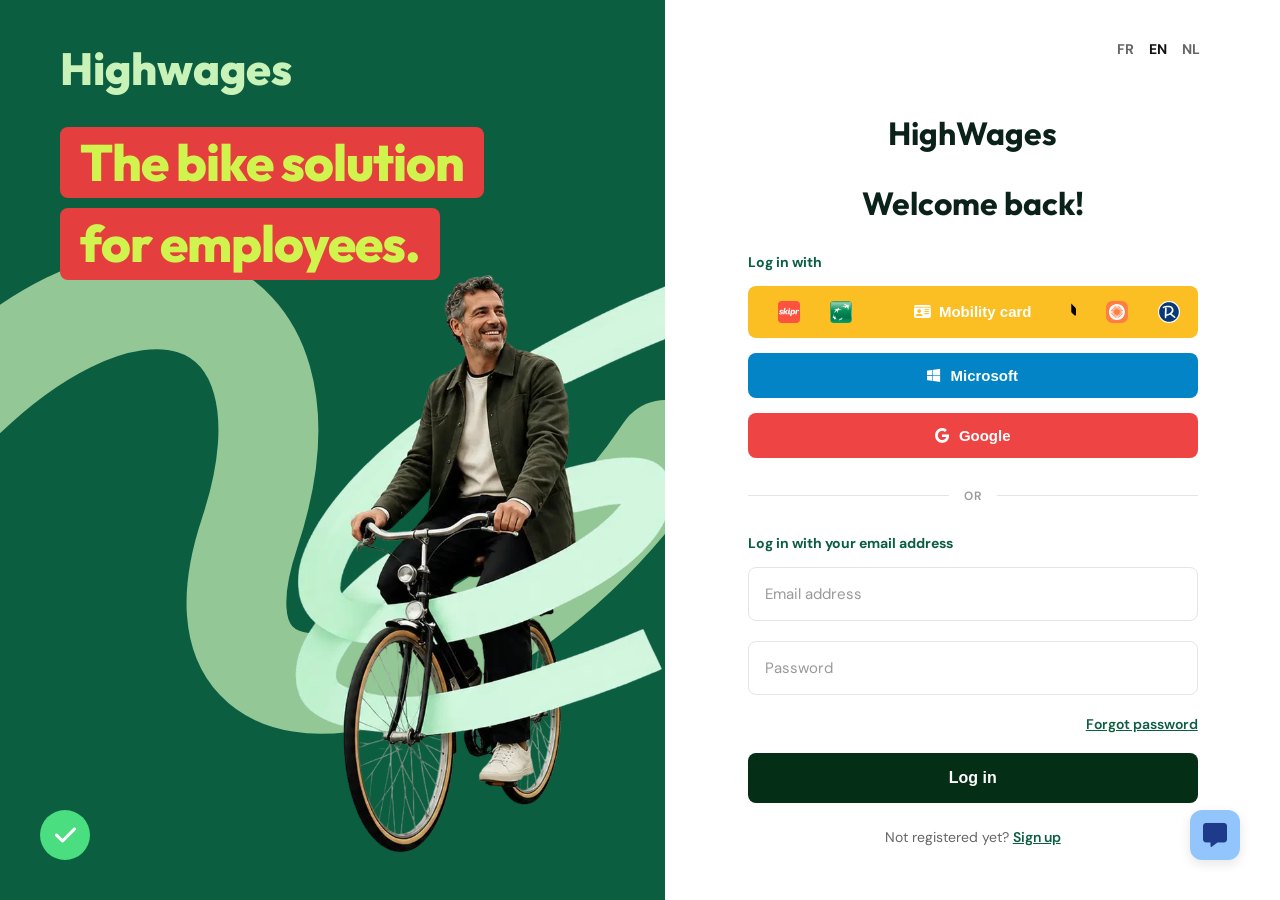
<file: login.html>
<!DOCTYPE html>
<html lang="en">
<head>
    <meta charset="UTF-8">
    <meta name="viewport" content="width=device-width, initial-scale=1.0">
    <title>Log in - Highwages</title>
    
    <!-- Google Fonts -->
    <link rel="preconnect" href="https://fonts.googleapis.com">
    <link rel="preconnect" href="https://fonts.gstatic.com" crossorigin>
    <link href="https://fonts.googleapis.com/css2?family=DM+Sans:wght@400;500;700&family=Outfit:wght@400;600;700;800&display=swap" rel="stylesheet">
    
    <!-- FontAwesome for Icons -->
    <link rel="stylesheet" href="https://cdnjs.cloudflare.com/ajax/libs/font-awesome/6.4.0/css/all.min.css">

    <style>
        * {
            margin: 0;
            padding: 0;
            box-sizing: border-box;
        }

        body, html {
            font-family: 'DM Sans', sans-serif;
            background-color: #ffffff;
            color: #111;
            overflow-x: hidden;
        }

        .login-container {
            display: flex;
            min-height: 100vh;
            width: 100%;
        }

        /* =========================================
           LEFT SIDE (IMAGE & BRANDING)
           ========================================= */
        .left-panel {
            flex: 1.2;
            background-color: #0b5e40; /* Dark Green */
            position: sticky;
            top: 0;
            height: 100vh; 
            overflow: hidden;
            display: flex;
            flex-direction: column;
            padding: 40px 60px;
        }

        .brand-logo {
            font-family: 'Outfit', sans-serif;
            font-size: 45px;
            font-weight: 800;
            color: #c9f2b8; /* Light Mint Green */
            z-index: 5;
            margin-bottom: 30px;
            text-decoration: none;
        }

        .marketing-text {
            font-family: 'Outfit', sans-serif;
            position: relative;
            z-index: 5;
        }

        .highlight-box {
            display: inline-block;
            background-color: #e53e3e; /* Red Box */
            color: #d1f34d; /* Lime Yellow Text */
            font-size: clamp(30px, 4vw, 55px);
            font-weight: 800;
            padding: 5px 20px;
            border-radius: 8px;
            line-height: 1.2;
            margin-bottom: 10px;
            letter-spacing: -1px;
        }

        .highlight-box.line-2 {
            margin-bottom: 0;
        }

        /* Abstract Light Green Shapes */
        .bg-shapes {
            position: absolute;
            top: 0;
            left: 0;
            width: 100%;
            height: 100%;
            z-index: 1;
            pointer-events: none;
            opacity: 0.9;
        }

        .hero-image {
            position: absolute;
            bottom: -40px; 
            right: -90px; 
            left: auto; 
            transform: none; 
            width: 80%; 
            max-width: 500px;
            z-index: 3;
            object-fit: contain;
        }

        /* Floating Green Check Icon */
        .floating-check {
            position: absolute;
            bottom: 40px;
            left: 40px;
            width: 50px;
            height: 50px;
            background-color: #4ade80;
            border-radius: 50%;
            display: flex;
            align-items: center;
            justify-content: center;
            z-index: 4;
            color: white;
            font-size: 24px;
        }

        /* =========================================
           RIGHT SIDE (LOGIN FORM)
           ========================================= */
        .right-panel {
            flex: 1;
            display: flex;
            flex-direction: column;
            background-color: #ffffff;
            position: relative;
            padding: 40px 80px;
        }

        /* Language Switcher */
        .lang-switcher {
            align-self: flex-end;
            font-size: 14px;
            font-weight: 700;
            color: #666;
            margin-bottom: 40px;
            display: flex;
            gap: 15px;
        }
        .lang-switcher span { cursor: pointer; }
        .lang-switcher span.active { color: #111; }

        .form-wrapper {
            max-width: 450px;
            width: 100%;
            margin: auto; 
        }

        .form-wrapper h1 {
            font-family: 'Outfit', sans-serif;
            font-size: 32px;
            font-weight: 700;
            color: #0b221a;
            margin-bottom: 30px;
            text-align: center;
        }

        .section-label {
            font-size: 14px;
            font-weight: 700;
            color: #0b5e40;
            margin-bottom: 15px;
            display: block;
        }

        /* Social Login Buttons */
        .social-btn {
            display: flex;
            align-items: center;
            justify-content: center;
            width: 100%;
            padding: 14px;
            border-radius: 8px;
            font-size: 15px;
            font-weight: 600;
            text-decoration: none;
            margin-bottom: 15px;
            border: none;
            cursor: pointer;
            transition: opacity 0.3s;
        }
        .social-btn:hover { opacity: 0.9; }

        /* MOBILITY CARD BUTTON WITH MARQUEE */
        .btn-mobility {
            position: relative;
            overflow: hidden;
            background-color: #fbbf24; 
            color: #111;
            padding: 0;
            height: 52px; 
            border: none;
            border-radius: 8px;
            cursor: pointer;
            display: block; 
        }

        .marquee-container {
            position: absolute;
            top: 0;
            left: 0;
            width: 100%;
            height: 100%;
            display: flex;
            align-items: center;
            overflow: hidden;
            z-index: 1;
        }

        .marquee-content {
            display: flex;
            align-items: center;
            gap: 30px; 
            padding-left: 30px;
            width: max-content;
            animation: marquee-scroll 10s linear infinite; 
        }

        .marquee-content img {
            height: 22px; 
            width: auto;
            border-radius: 4px;
            display: block;
            color: transparent; 
        }

        @keyframes marquee-scroll {
            0% { transform: translateX(0); }
            100% { transform: translateX(-50%); } 
        }

        /* TEXT OVERLAY */
        .btn-text {
            position: absolute; 
            top: 0;
            left: 50%;
            transform: translateX(-50%); 
            z-index: 2;
            display: flex;
            align-items: center;
            justify-content: center;
            gap: 8px;
            font-size: 15px;
            font-weight: 700;
            color: #ffffff; 
            background-color: #fbbf24;
            height: 100%; 
            padding: 0 40px; 
            text-shadow: none; 
        }

        .btn-microsoft {
            background-color: #0284c7; 
            color: #fff;
            gap: 10px;
        }
        
        .btn-google {
            background-color: #ef4444; 
            color: #fff;
            gap: 10px;
        }

        /* Divider */
        .divider {
            display: flex;
            align-items: center;
            text-align: center;
            margin: 30px 0;
            color: #999;
            font-size: 12px;
            font-weight: 600;
            letter-spacing: 1px;
        }
        .divider::before, .divider::after {
            content: '';
            flex: 1;
            border-bottom: 1px solid #e5e5e5;
        }
        .divider::before { margin-right: 15px; }
        .divider::after { margin-left: 15px; }

        /* Email Login Form */
        .input-group {
            margin-bottom: 20px;
        }

        .input-group input {
            width: 100%;
            padding: 16px;
            border: 1px solid #e5e5e5;
            border-radius: 8px;
            font-size: 15px;
            font-family: 'DM Sans', sans-serif;
            outline: none;
            transition: border-color 0.3s;
        }
        .input-group input:focus { border-color: #0b5e40; }
        .input-group input::placeholder { color: #999; }

        .forgot-pass {
            display: block;
            text-align: right;
            font-size: 14px;
            color: #0b5e40;
            font-weight: 600;
            text-decoration: underline;
            margin-bottom: 20px;
        }

        .btn-login-submit {
            width: 100%;
            padding: 16px;
            background-color: #052e16; 
            color: #fff;
            border: none;
            border-radius: 8px;
            font-size: 16px;
            font-weight: 700;
            cursor: pointer;
            transition: background-color 0.3s;
        }
        .btn-login-submit:hover { background-color: #021a0c; }

        .signup-link {
            text-align: center;
            margin-top: 25px;
            font-size: 14px;
            color: #666;
        }
        .signup-link a {
            color: #0b5e40;
            font-weight: 600;
            text-decoration: underline;
        }

        /* Floating Blue Chat Icon */
        .floating-chat {
            position: fixed;
            bottom: 40px;
            right: 40px;
            width: 50px;
            height: 50px;
            background-color: #93c5fd;
            border-radius: 12px;
            display: flex;
            align-items: center;
            justify-content: center;
            cursor: pointer;
            box-shadow: 0 4px 12px rgba(0,0,0,0.1);
            z-index: 100;
        }
        .floating-chat i { color: #1e3a8a; font-size: 24px; }

        /* =========================================
           RESPONSIVE DESIGN (UPDATED)
           ========================================= */
        @media (max-width: 1024px) {
            .left-panel { padding: 30px; }
            .right-panel { padding: 30px; }
        }

        @media (max-width: 768px) {
            .login-container {
                flex-direction: column;
            }

            /* HIDE LEFT PANEL ON MOBILE */
            .left-panel {
                display: none !important; 
            }

            .right-panel {
                flex: none;
                padding: 40px 20px;
                min-height: 100vh; /* Fill full height if left panel is gone */
            }

            .lang-switcher {
                justify-content: center;
                align-self: center;
            }

            .floating-chat {
                display: none; 
            }
        }

        /* =========================================
           SIGN UP POPUP & FORGOT PASSWORD POPUP
           ========================================= */
        .modal-overlay {
            position: fixed;
            top: 0;
            left: 0;
            width: 100vw;
            height: 100vh;
            background-color: rgba(0, 0, 0, 0.4);
            display: flex;
            align-items: center;
            justify-content: center;
            z-index: 1000;
            opacity: 0;
            pointer-events: none;
            transition: opacity 0.3s ease;
        }

        .modal-overlay.active {
            opacity: 1;
            pointer-events: auto;
        }

        .signup-modal {
            background-color: #ffffff;
            width: 90%;
            max-width: 480px;
            border-radius: 12px;
            padding: 40px;
            box-shadow: 0 10px 30px rgba(0, 0, 0, 0.2);
            position: relative;
            transform: translateY(-20px);
            transition: transform 0.3s ease;
        }

        .modal-overlay.active .signup-modal {
            transform: translateY(0);
        }

        .close-modal {
            position: absolute;
            top: 15px;
            right: 20px;
            font-size: 24px;
            color: #999;
            cursor: pointer;
            border: none;
            background: none;
        }
        .close-modal:hover { color: #333; }

        .signup-modal h2 {
            font-family: 'Outfit', sans-serif;
            font-size: 26px;
            color: #111;
            text-align: center;
            margin-bottom: 25px;
            line-height: 1.2;
        }

        .btn-signup-google {
            width: 100%;
            background-color: #4ade80; /* Light Green */
            color: #fff;
            padding: 14px;
            border: none;
            border-radius: 6px;
            font-size: 15px;
            font-weight: 700;
            cursor: pointer;
            margin-bottom: 20px;
            display: flex;
            align-items: center;
            justify-content: center;
            gap: 10px;
        }

        .modal-label {
            font-size: 14px;
            color: #333;
            margin-bottom: 8px;
            display: block;
        }

        .modal-input, .modal-select {
            width: 100%;
            padding: 12px 15px;
            border: 1px solid #ccc;
            border-radius: 6px;
            font-size: 14px;
            margin-bottom: 20px;
            outline: none;
            font-family: 'DM Sans', sans-serif;
        }
        .modal-input:focus, .modal-select:focus { border-color: #4ade80; }

        .btn-confirm {
            width: 100%;
            background-color: #a7f3d0; /* Very Light Green */
            color: #065f46;
            padding: 14px;
            border: none;
            border-radius: 6px;
            font-size: 15px;
            font-weight: 700;
            cursor: pointer;
            margin-bottom: 10px;
        }

        .btn-have-account {
            width: 100%;
            background-color: #4ade80; /* Light Green */
            color: #fff;
            padding: 14px;
            border: none;
            border-radius: 6px;
            font-size: 15px;
            font-weight: 700;
            cursor: pointer;
        }

        .btn-forgot-confirm {
            width: 100%;
            background-color: #4ade80; 
            color: #fff;
            padding: 14px;
            border: none;
            border-radius: 6px;
            font-size: 15px;
            font-weight: 700;
            cursor: pointer;
            transition: background-color 0.3s;
        }
        .btn-forgot-confirm:hover { background-color: #22c55e; }

    </style>
</head>
<body>

    <div class="login-container">
        
        <!-- LEFT PANEL -->
        <div class="left-panel">
            
            <!-- Abstract background loops -->
            <svg class="bg-shapes" viewBox="0 0 800 1000" xmlns="http://www.w3.org/2000/svg">
                <path d="M-100,500 C150,200 400,300 300,600 C200,900 600,800 800,500" fill="none" stroke="#c9f2b8" stroke-width="120" stroke-linecap="round" opacity="0.8"/>
            </svg>

            <!-- Brand Logo -->
            <a href="/" class="brand-logo">Highwages</a>

            <!-- Marketing Text -->
            <div class="marketing-text">
                <div class="highlight-box">The bike solution</div><br>
                <div class="highlight-box line-2">for employees.</div>
            </div>

            <!-- Man on Bike Image -->
            <img src="../images/green-ice-bike.webp" alt="Man on bike smiling" class="hero-image" onerror="this.src='green-ice-bike.webp'">

            <!-- Check Icon -->
            <div class="floating-check">
                <i class="fa-solid fa-check"></i>
            </div>
        </div>

        <!-- RIGHT PANEL (FORM) -->
        <div class="right-panel">
            
            <div class="lang-switcher">
                <span>FR</span>
                <span class="active">EN</span>
                <span>NL</span>
            </div>

            <div class="form-wrapper">
                <h1>HighWages</h1>
                <h1>Welcome back!</h1>

                <span class="section-label">Log in with</span>

                <!-- MOBILITY CARD BUTTON WITH CONTINUOUS SLIDER -->
                <button class="social-btn btn-mobility">
                    <!-- Marquee Background Logos -->
                    <div class="marquee-container">
                        <div class="marquee-content">
                            <img src="/images/logos/skipr.png" alt="">
                            <img src="/images/logos/arval.png" alt="">
                            <img src="/images/logos/pluxee_small.png" alt="">
                            <img src="/images/logos/moveCard.png" alt="">
                            
                            <img src="/images/logos/swile.png" alt="">
                            <img src="/images/logos/worklife.png" alt="">
                            <img src="/images/logos/Version-semirond.svg" alt="">
                            <img src="/images/logos/R-icon.svg" alt="">

                            <img src="/images/logos/skipr.png" alt="">
                            <img src="/images/logos/arval.png" alt="">
                            <img src="/images/logos/pluxee_small.png" alt="">
                            <img src="/images/logos/moveCard.png" alt="">

                            <img src="/images/logos/swile.png" alt="">
                            <img src="/images/logos/worklife.png" alt="">
                            <img src="/images/logos/Version-semirond.svg" alt="">
                            <img src="/images/logos/R-icon.svg" alt="">
                        </div>
                    </div>
                    
                    <!-- Top Text -->
                    <span class="btn-text">
                        <i class="fa-solid fa-id-card"></i> Mobility card
                    </span>
                </button>
                
                <!-- Microsoft Button -->
                <button class="social-btn btn-microsoft">
                    <i class="fa-brands fa-windows"></i> Microsoft
                </button>
                
                <!-- Google Button -->
                <button class="social-btn btn-google">
                    <i class="fa-brands fa-google"></i> Google
                </button>

                <!-- Divider -->
                <div class="divider">OR</div>

                <span class="section-label">Log in with your email address</span>

                <!-- Standard Form -->
                <form action="#" method="POST">
                    <div class="input-group">
                        <input type="email" placeholder="Email address" required>
                    </div>
                    <div class="input-group">
                        <input type="password" placeholder="Password" required>
                    </div>

                    <a href="#" class="forgot-pass" id="openForgotBtn">Forgot password</a>

                    <button type="submit" class="btn-login-submit">Log in</button>
                </form>

                <div class="signup-link">
                    Not registered yet? <a href="#" id="openModalBtn">Sign up</a>
                </div>
            </div>

            <!-- Chat Icon -->
            <div class="floating-chat">
                <i class="fa-solid fa-message"></i>
            </div>

        </div>

    </div>

    <!-- =========================================
         SIGN UP MODAL (POPUP)
         ========================================= -->
    <div class="modal-overlay" id="signupModal">
        <div class="signup-modal">
            <button class="close-modal" id="closeModalBtn">&times;</button>
            
            <h2>Sign up to the<br>BeeToGreen platform</h2>
            
            <button class="btn-signup-google">
                <i class="fa-brands fa-google"></i> Sign up with Google
            </button>
            
            <label class="modal-label">I sign up with my work email</label>
            <input type="email" class="modal-input" placeholder="Work email">
            
            <label class="modal-label">Language</label>
            <select class="modal-select">
                <option value="en">English</option>
                <option value="fr">French</option>
                <option value="nl">Dutch</option>
            </select>
            
            <button class="btn-confirm">Confirm</button>
            <button class="btn-have-account" id="haveAccountBtn">I already have an account</button>
        </div>
    </div>

    <!-- =========================================
         FORGOT PASSWORD MODAL (POPUP)
         ========================================= -->
    <div class="modal-overlay" id="forgotModal">
        <div class="signup-modal" style="max-width: 420px;">
            <button class="close-modal" id="closeForgotBtn">&times;</button>
            
            <h2 style="margin-bottom: 30px;">Forgot password?</h2>
            
            <input type="email" class="modal-input" placeholder="Email address" style="margin-bottom: 25px;">
            
            <button class="btn-forgot-confirm">Confirm</button>
        </div>
    </div>

    <!-- JavaScript for Modals -->
    <script>
        document.addEventListener('DOMContentLoaded', () => {
            
            // --- 1. Sign Up Modal Logic ---
            const signupModal = document.getElementById('signupModal');
            const openSignupBtn = document.getElementById('openModalBtn');
            const closeSignupBtn = document.getElementById('closeModalBtn');
            const haveAccountBtn = document.getElementById('haveAccountBtn');

            if(openSignupBtn) {
                openSignupBtn.addEventListener('click', (e) => {
                    e.preventDefault();
                    signupModal.classList.add('active');
                });
            }

            if(closeSignupBtn) closeSignupBtn.addEventListener('click', () => signupModal.classList.remove('active'));
            if(haveAccountBtn) haveAccountBtn.addEventListener('click', () => signupModal.classList.remove('active'));

            signupModal.addEventListener('click', (e) => {
                if (e.target === signupModal) signupModal.classList.remove('active');
            });


            // --- 2. Forgot Password Modal Logic ---
            const forgotModal = document.getElementById('forgotModal');
            const openForgotBtn = document.getElementById('openForgotBtn');
            const closeForgotBtn = document.getElementById('closeForgotBtn');

            if(openForgotBtn) {
                openForgotBtn.addEventListener('click', (e) => {
                    e.preventDefault();
                    forgotModal.classList.add('active');
                });
            }

            if(closeForgotBtn) closeForgotBtn.addEventListener('click', () => forgotModal.classList.remove('active'));

            forgotModal.addEventListener('click', (e) => {
                if (e.target === forgotModal) forgotModal.classList.remove('active');
            });

        });
    </script>
</body>
</html>
</file>
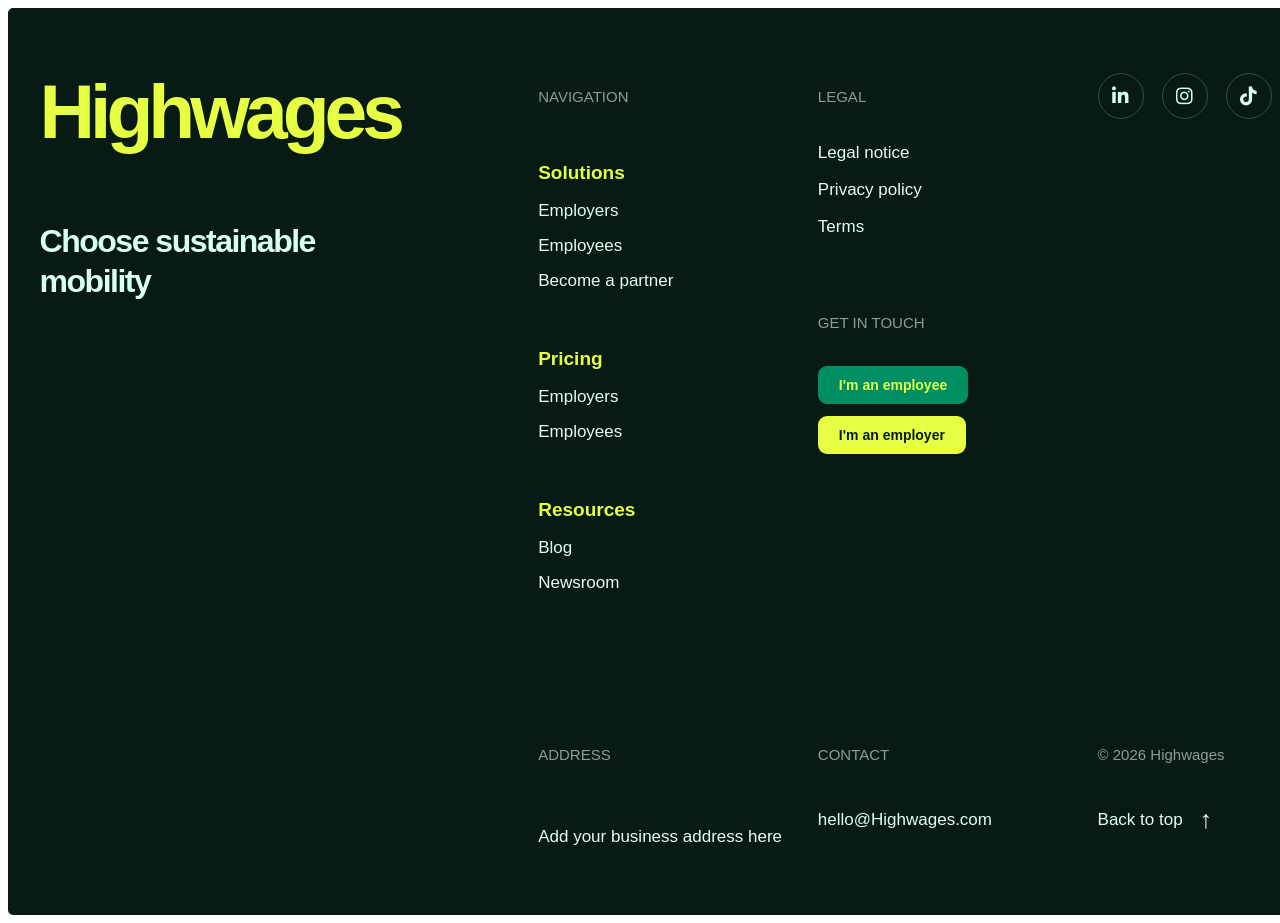
<file: components/footer.html>
<!DOCTYPE html>
<html lang="en">
<head>
<meta charset="UTF-8">
<meta name="viewport" content="width=device-width, initial-scale=1.0">
<title>Footer Component</title>

<link rel="stylesheet" href="https://cdnjs.cloudflare.com/ajax/libs/font-awesome/6.4.0/css/all.min.css">

<style>
/* =========================================
   BEETOGREEN STYLE FOOTER (Component Style)
========================================= */

.site-footer {
    width: 100%;
    min-height: 700px;
    padding: 65px 2.5% 45px;
    background: #071b14;
    color: #ffffff;
    display: flex;
    flex-direction: column;
    justify-content: space-between;
    border-radius: 5px;
    overflow: hidden;
    font-family: "Parkinsans", sans-serif;
}

/* MAIN FOOTER GRID */
.footer-main {
    display: grid;
    grid-template-columns: 1.8fr 0.95fr 0.95fr 0.8fr;
    gap: 35px;
    width: 100%;
}

/* BRAND */
.footer-brand {
    display: flex;
    flex-direction: column;
    align-items: flex-start;
}

.footer-logo {
    font-size: clamp(65px, 6vw, 105px);
    font-weight: 600;
    letter-spacing: -5px;
    line-height: 1;
    color: #e6ff42;
    white-space: nowrap;
    margin-bottom: 45px;
    text-decoration: none;
}

.footer-brand h2 {
    font-size: clamp(30px, 2.5vw, 44px);
    line-height: 1.25;
    font-weight: 600;
    letter-spacing: -1.5px;
    color: #d9fff0;
}

/* FOOTER COLUMNS */
.footer-column {
    display: flex;
    flex-direction: column;
    align-items: flex-start;
}

.footer-label {
    color: #8c9c94;
    font-size: 15px;
    font-weight: 500;
    margin-bottom: 38px;
}

/* NAVIGATION LINKS */
.footer-link-group {
    display: flex;
    flex-direction: column;
    align-items: flex-start;
    gap: 15px;
    margin-bottom: 38px;
}

.footer-link-group h3 {
    color: #e6ff42;
    font-size: 19px;
    font-weight: 700;
    margin-bottom: 2px;
}

.footer-link-group a,
.footer-legal-links a {
    color: #e1fff2;
    font-size: 17px;
    font-weight: 400;
    transition: color 0.3s ease;
    text-decoration: none;
}

.footer-link-group a:hover,
.footer-legal-links a:hover {
    color: #e6ff42;
}

/* LEGAL LINKS */
.footer-legal-links {
    display: flex;
    flex-direction: column;
    gap: 17px;
}

/* CONTACT BUTTONS */
.footer-contact-buttons {
    display: flex;
    flex-direction: column;
    align-items: flex-start;
    gap: 12px;
    margin-top: 62px;
}

.footer-contact-buttons .footer-label {
    margin-bottom: 23px;
}

.footer-employee-btn,
.footer-employer-btn {
    position: relative;
    overflow: hidden;
    isolation: isolate;
    display: inline-flex;
    align-items: center;
    justify-content: center;
    padding: 10px 20px;
    border-radius: 9px;
    font-size: 14px;
    font-weight: 700;
    text-decoration: none;
    border: 1px solid transparent;
    transition: color 0.4s ease, border-color 0.4s ease, transform 0.3s ease;
    z-index: 1;
}

.footer-employee-btn {
    background: #008f63;
    color: #e6ff42;
}

.footer-employee-btn:hover {
    color: #071b14;
    border-color: rgba(230, 255, 66, 0.5);
    transform: translateY(-3px);
}

.footer-employer-btn {
    background: #e6ff42;
    color: #071b14;
}

.footer-employer-btn:hover {
    color: #ffffff;
    border-color: rgba(255, 255, 255, 0.3);
    transform: translateY(-3px);
}

.footer-employee-btn::before,
.footer-employer-btn::before {
    content: "";
    position: absolute;
    top: 100%;
    left: 50%;
    transform: translateX(-50%) translateY(0);
    width: 250%;
    height: 250%;
    border-radius: 50%;
    transition: transform 0.5s ease-in-out;
    z-index: -1;
}

.footer-employee-btn::before { background-color: #e6ff42; }
.footer-employer-btn::before { background-color: #071b14; }

.footer-employee-btn:hover::before,
.footer-employer-btn:hover::before {
    transform: translateX(-50%) translateY(-50%);
}

/* SOCIAL ICONS */
.footer-social {
    display: flex;
    align-items: flex-start;
    justify-content: flex-start;
    gap: 18px;
}

.footer-social a {
    width: 44px;
    height: 44px;
    border: 1px solid rgba(255, 255, 255, 0.2);
    border-radius: 50%;
    display: flex;
    align-items: center;
    justify-content: center;
    color: #d9fff0;
    transition: all 0.3s ease;
    text-decoration: none;
}

.footer-social i {
    font-size: 19px;
}

.footer-social a:hover {
    background: #e6ff42;
    color: #071b14;
    border-color: #e6ff42;
    transform: translateY(-4px);
}

/* FOOTER BOTTOM */
.footer-bottom {
    display: grid;
    grid-template-columns: 1.8fr 0.95fr 0.95fr 0.8fr;
    gap: 35px;
    width: 100%;
    margin-top: 100px;
    align-items: start;
}

.footer-bottom-column {
    display: flex;
    flex-direction: column;
    align-items: flex-start;
}

.footer-bottom-column .footer-label {
    margin-bottom: 42px;
}

.footer-bottom-text {
    font-size: 17px;
    line-height: 1.8;
    color: #e1fff2;
    text-decoration: none;
}

.footer-copyright {
    align-items: flex-start;
}

.footer-copyright .footer-label {
    white-space: nowrap;
}

.back-to-top {
    display: flex;
    align-items: center;
    gap: 17px;
    color: #e1fff2;
    font-size: 17px;
    white-space: nowrap;
    transition: color 0.3s ease;
    text-decoration: none;
}

.back-to-top span {
    font-size: 25px;
    transition: transform 0.3s ease;
}

.back-to-top:hover {
    color: #e6ff42;
}

.back-to-top:hover span {
    transform: translateY(-5px);
}

/* =========================================
   FOOTER RESPONSIVE - TABLET
========================================= */
@media (max-width: 1050px) {
    .site-footer { padding: 55px 4%; }
    .footer-main { grid-template-columns: 1.4fr 1fr 1fr; row-gap: 60px; }
    .footer-brand { grid-column: 1 / -1; }
    .footer-logo { font-size: 75px; }
    .footer-bottom { grid-template-columns: 1fr 1fr 1fr; }
    .footer-bottom-empty { display: none; }
}

/* =========================================
   FOOTER RESPONSIVE - MOBILE
========================================= */
@media (max-width: 760px) {
    .site-footer { min-height: auto; padding: 55px 6% 35px; }
    .footer-main { grid-template-columns: 1fr 1fr; gap: 45px 20px; }
    .footer-brand { grid-column: 1 / -1; }
    .footer-logo { font-size: clamp(48px, 12vw, 70px); letter-spacing: -3px; margin-bottom: 25px; }
    .footer-brand h2 { font-size: 30px; }
    .footer-column { min-width: 0; }
    .footer-label { font-size: 12px; margin-bottom: 25px; }
    .footer-link-group { gap: 12px; margin-bottom: 30px; }
    .footer-link-group h3 { font-size: 16px; }
    .footer-link-group a, .footer-legal-links a { font-size: 14px; }
    .footer-contact-buttons { margin-top: 45px; }
    .footer-contact-buttons .footer-label { margin-bottom: 12px; }
    .footer-employee-btn, .footer-employer-btn { padding: 10px 12px; font-size: 12px; }
    .footer-social { grid-column: 1 / -1; grid-row: 2; gap: 14px; }
    .footer-social a { width: 40px; height: 40px; }
    .footer-bottom { grid-template-columns: 1fr; gap: 30px; margin-top: 65px; padding-top: 35px; border-top: 1px solid rgba(255,255,255,0.15); }
    .footer-bottom-column .footer-label { margin-bottom: 15px; }
    .footer-bottom-text, .back-to-top { font-size: 14px; }
    .footer-copyright { gap: 15px; }
    .footer-copyright .footer-label { margin-bottom: 5px; }
}
</style>
</head>
<body>

<!-- =====================================
     FOOTER HTML CONTENT
====================================== -->
<footer class="site-footer" id="footer">
    <div class="footer-main">

        <!-- LEFT: BRAND -->
        <div class="footer-brand">
            <a href="/" class="footer-logo">Highwages</a>
            <h2>Choose sustainable<br>mobility</h2>
        </div>

        <!-- MIDDLE: NAVIGATION -->
        <div class="footer-column">
            <p class="footer-label">NAVIGATION</p>
            <div class="footer-link-group">
                <h3>Solutions</h3>
                <a href="/solutions/employers.html">Employers</a>
                <a href="/solutions/employees.html">Employees</a>
                <a href="/solutions/partners.html">Become a partner</a>
            </div>
            <div class="footer-link-group">
                <h3>Pricing</h3>
                <a href="/pricing/employers.html">Employers</a>
                <a href="/pricing/employees.html">Employees</a>
            </div>
            <div class="footer-link-group">
                <h3>Resources</h3>
                <a href="/resources/blog.html">Blog</a>
                <a href="/resources/newsroom.html">Newsroom</a>
            </div>
        </div>

        <!-- RIGHT: LEGAL & CONTACT -->
        <div class="footer-column">
            <p class="footer-label">LEGAL</p>
            <div class="footer-legal-links">
                <a href="/solutions/legal.html">Legal notice</a>
                <a href="/solutions/privacy-policy.html">Privacy policy</a>
                <a href="/solutions/terms.html">Terms</a>
            </div>

            <div class="footer-contact-buttons">
                <p class="footer-label">GET IN TOUCH</p>
                <a href="/contact.html" class="footer-employee-btn">I'm an employee</a>
                <a href="/contact.html" class="footer-employer-btn">I'm an employer</a>
            </div>
        </div>

        <!-- SOCIAL ICONS -->
        <div class="footer-social">
            <a href="https://linkedin.com" target="_blank" rel="noopener noreferrer" aria-label="LinkedIn">
                <i class="fa-brands fa-linkedin-in"></i>
            </a>
            <a href="https://instagram.com" target="_blank" rel="noopener noreferrer" aria-label="Instagram">
                <i class="fa-brands fa-instagram"></i>
            </a>
            <a href="https://tiktok.com" target="_blank" rel="noopener noreferrer" aria-label="TikTok">
                <i class="fa-brands fa-tiktok"></i>
            </a>
        </div>
    </div>

    <!-- FOOTER BOTTOM -->
    <div class="footer-bottom">
        <div class="footer-bottom-empty"></div>
        
        <div class="footer-bottom-column">
            <p class="footer-label">ADDRESS</p>
            <p class="footer-bottom-text">Add your business address here</p>
        </div>

        <div class="footer-bottom-column">
            <p class="footer-label">CONTACT</p>
            <a href="mailto:hello@Highwages.com" class="footer-bottom-text">hello@Highwages.com</a>
        </div>

        <div class="footer-bottom-column footer-copyright">
            <p class="footer-label">© <span id="year">2026</span> Highwages</p>
            <a href="#" class="back-to-top" id="backToTopBtn">
                Back to top <span>↑</span>
            </a>
        </div>
    </div>
</footer>

<script>
    // Set Current Year Dynamically
    document.getElementById('year').textContent = new Date().getFullYear();

    // Smooth scroll to top functionality
    document.getElementById('backToTopBtn').addEventListener('click', function(e) {
        e.preventDefault();
        window.scrollTo({
            top: 0,
            behavior: 'smooth'
        });
    });
</script>

</body>
</html>
</file>
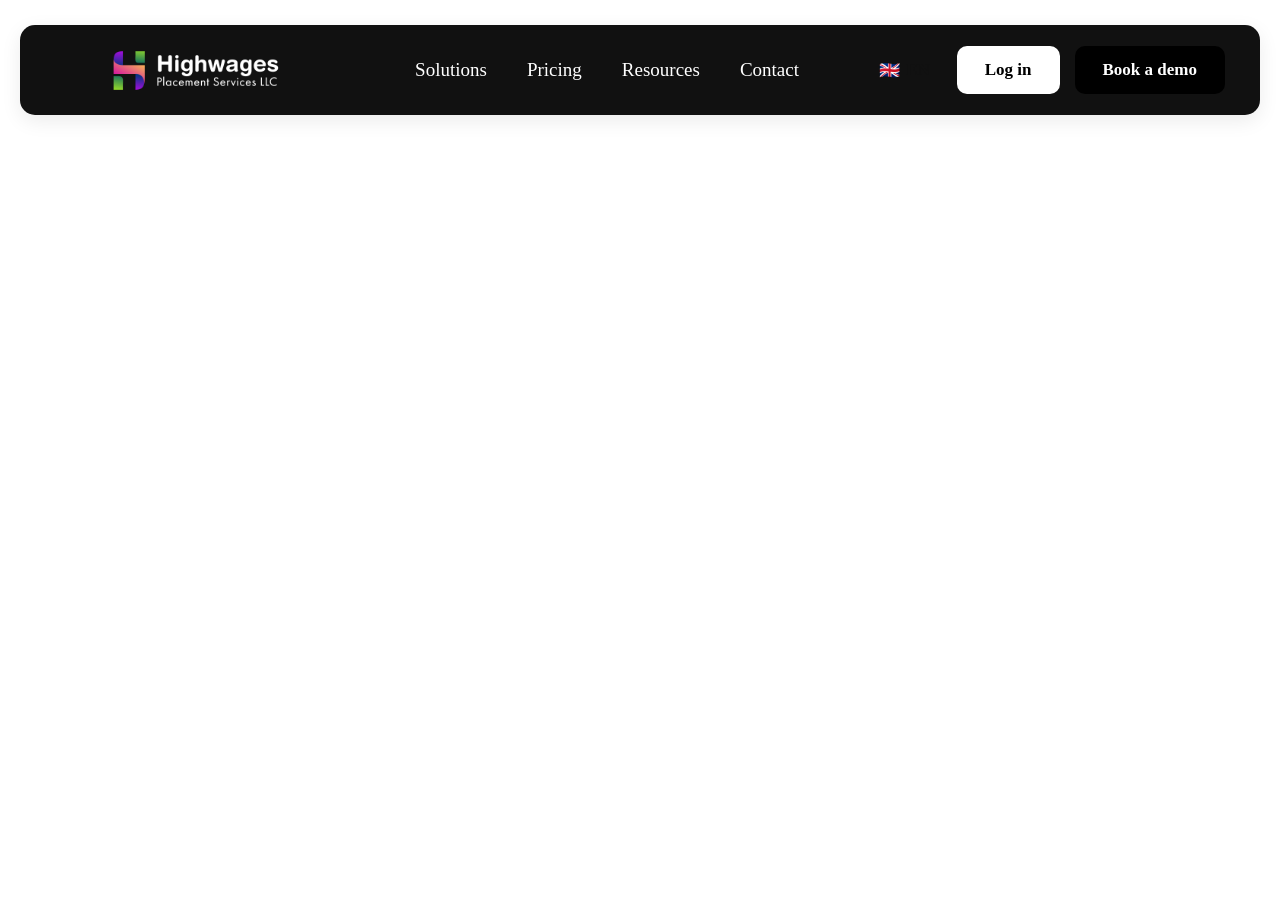
<file: components/header.html>
<!--LOGO COLOR CODES = #6018d9, #de2c7c, #f1803b, #4eb334 -->
<!DOCTYPE html>
<html lang="en">
<head>
<meta charset="UTF-8">
<meta name="viewport" content="width=device-width, initial-scale=1.0">
<title>Header</title>

<link rel="preconnect" href="https://fonts.googleapis.com">
<link rel="preconnect" href="https://fonts.gstatic.com" crossorigin>
<link href="https://fonts.googleapis.com/css2?family=DM+Sans:wght@400;500;600;700;800&family=Outfit:wght@400;500;600;700;800;900&display=swap" rel="stylesheet">
<link rel="stylesheet" href="https://cdnjs.cloudflare.com/ajax/libs/font-awesome/6.4.0/css/all.min.css">

<style>
/* =========================
   DESKTOP HEADER
========================= */
.header {
    background: #111;
    padding: 0 35px;
    border-radius: 15px;
    position: fixed;
    top: 25px;
    left: 50%;
    transform: translateX(-50%);
    width: calc(100% - 40px);
    max-width: 1500px;
    z-index: 1000;
    box-sizing: border-box;
    box-shadow: 0 6px 20px rgba(0,0,0,0.08);
}

.header-container {
    display: flex;
    justify-content: space-between;
    align-items: center;
    width: 100%;
    height: 90px;
}


.logo {
    display: flex;
    align-items: center;
    text-decoration: none;
    flex: 1;
}

.logo img {
    width: 280px;
    height: auto;
    max-height: 95px;
    object-fit: contain;
    display: block;
}

.main-nav {
    display: flex;
    justify-content: center;
    flex: 2;
}

.nav-links {
    list-style: none;
    display: flex;
    gap: 40px;
    margin: 0;
    padding: 0;
    align-items: center;
    height: 100%;
}

.nav-links > li {
    position: static;
    height: 100%;
}

.nav-link {
    text-decoration: none;
    color: #fff;
    font-weight: 500;
    font-size: 19px;
    height: 90px;
    display: flex;
    align-items: center;
    gap: 6px;
    transition: color 0.2s;
}

.nav-link:hover {
    color: #555;
}

/* MEGA MENU */
.mega-menu {
    display: none;
    position: absolute;
    top: 100%;
    left: 0;
    width: 100%;
    background: #111;
    border-radius: 0 0 16px 16px;
    box-shadow: 0 15px 30px rgba(0,0,0,0.1);
    padding: 60px 40px;
    border-top: 1px solid #111;
    box-sizing: border-box;
    z-index: 1001;
    grid-template-columns: repeat(3, 1fr);
    gap: 60px;
}

.dropdown-container:hover .mega-menu {
    display: grid;
}

.mega-column {
    display: flex;
    flex-direction: column;
}

.col-between {
    justify-content: space-between;
    min-height: 350px;
}

.badge {
    display: inline-block;
    border: 1px solid #e5e5e5;
    padding: 8px 18px;
    border-radius: 20px;
    font-size: 14px;
    color: #888;
    margin-bottom: 40px;
    font-family: 'DM Sans', sans-serif;
}

.mega-list {
    list-style: none;
    padding: 0;
    margin: 0;
}

.mega-list li {
    margin-bottom: 25px;
}

.mega-list a {
    text-decoration: none;
    font-family: 'Outfit', sans-serif;
    font-size: 32px;
    font-weight: 600;
    color: #fff;
    position: relative;
    display: inline-block;
}

.mega-list a::after {
    content: '';
    position: absolute;
    left: 0;
    bottom: -2px;
    width: 0;
    height: 3px;
    background-color: #fff;
    transition: width 0.3s ease;
}

.mega-list a:hover::after {
    width: 100%;
}

.socials {
    display: flex;
    align-items: center;
    gap: 25px;
}

.socials a {
    display: inline-flex;
    align-items: center;
    justify-content: center;
    background: transparent;
    border: none;
    text-decoration: none;
}

.socials a i,
.socials a svg {
    font-size: 22px;
    color: #fff;
    transition: color 0.3s ease, transform 0.3s ease;
}

.socials a:hover i,
.socials a:hover svg {
    color: #748b25;
    transform: translateY(-3px);
}

.legal-links {
    display: flex;
    flex-direction: column;
    gap: 15px;
}

.legal-links a {
    text-decoration: none;
    color: #888;
    font-size: 15px;
    transition: color 0.2s;
}

.legal-links a:hover {
    color: #fff;
}

.mega-img {
    width: 100%;
    height: 100%;
    min-height: 350px;
    background-color: #f0f0f0;
    object-fit: cover;
    border-radius: 16px;
}

/* DESKTOP ACTIONS */
.header-actions {
    display: flex;
    align-items: center;
    justify-content: flex-end;
    gap: 15px;
    flex: 1;
    white-space: nowrap;
}

.lang-switch {
    font-weight: 600;
    font-size: 17px;
    cursor: pointer;
    display: flex;
    align-items: center;
    gap: 6px;
    color: #111;
    margin-right: 12px;
}

.btn {
    position: relative;
    overflow: hidden;
    text-decoration: none;
    padding: 14px 28px;
    border-radius: 10px;
    font-weight: 600;
    font-size: 17px;
    display: inline-flex;
    align-items: center;
    justify-content: center;
    transition: color 0.3s ease;
    z-index: 1;
}

.btn::before {
    content: "";
    position: absolute;
    top: 100%;
    left: 50%;
    transform: translateX(-50%) translateY(0);
    width: 200%;
    height: 200%;
    border-radius: 50%;
    transition: transform 0.4s ease-in-out;
    z-index: -1;
}

.btn:hover::before {
    transform: translateX(-50%) translateY(-50%);
}

.btn-login {
    /* background-color: #f38437; */
    background-color: #fff;
    color: #000;
}

.btn-login::before {
    background-color: #000;
}

.btn-login:hover {
    color: #fff;
}

.btn-demo {
    /* background-color: #0a1b15; */
    background-color: #000;
    color: #fff;
}

.btn-demo::before {
    /* background-color: #f38437; */
    background-color: #fff;
}

.btn-demo:hover {
    color: #111;
}

/* =========================
   MOBILE MENU DEFAULT
========================= */
.mobile-menu-toggle,
.mobile-header-actions,
.mobile-menu-panel {
    display: none;
}

/* =========================
   TABLET AND MOBILE
========================= */
@media (max-width: 900px) {

    .header {
        top: 14px;
        left: 14px;
        right: 14px;
        width: auto;
        transform: none;
        padding: 0 18px;
        border-radius: 14px;
    }

    .header-container {
        height: 76px;
        min-height: 76px;
    }

    .header .logo {
        flex: none;
    }

    .header .logo img {
        width: 145px;
        max-height: 75px;
    }

    .header .main-nav,
    .header .header-actions {
        display: none !important;
    }

    /* HIDDEN CHECKBOX */
    .mobile-menu-toggle {
        position: absolute;
        width: 1px;
        height: 1px;
        opacity: 0;
        pointer-events: none;
    }

    /* MOBILE HEADER BUTTONS */
    .mobile-header-actions {
        display: flex;
        align-items: center;
        gap: 18px;
    }

    .mobile-login-btn {
        display: inline-flex;
        align-items: center;
        justify-content: center;
        min-width: 104px;
        min-height: 48px;
        padding: 0 18px;
        border-radius: 12px;
        background: #d9f743;
        color: #071b14;
        text-decoration: none;
        font-family: 'Outfit', sans-serif;
        font-size: 15px;
        font-weight: 700;
        white-space: nowrap;
    }

    /* HAMBURGER */
    .mobile-menu-open {
        width: 32px;
        height: 34px;
        display: flex;
        flex-direction: column;
        justify-content: center;
        gap: 6px;
        cursor: pointer;
    }

    .mobile-menu-open span {
        display: block;
        width: 29px;
        height: 3px;
        border-radius: 5px;
        background: #fff;
    }

    /* FULL MOBILE MENU */
    .mobile-menu-panel {
        position: fixed;
        inset: 12px;
        z-index: 2000;
        width: auto;
        min-height: calc(100dvh - 24px);
        max-height: calc(100dvh - 24px);
        overflow-y: auto;
        box-sizing: border-box;
        padding: 18px;
        border-radius: 14px;
        background: #fff;
        box-shadow: 0 10px 40px rgba(0,0,0,.22);
        color: #071b14;
    }

    /* OPEN MENU */
    .mobile-menu-toggle:checked ~ .mobile-menu-panel {
        display: flex;
        flex-direction: column;
    }

    /* MENU TOP */
    .mobile-menu-top {
        display: flex;
        align-items: center;
        justify-content: space-between;
        gap: 12px;
        margin-bottom: 22px;
    }

    .mobile-menu-logo {
        margin-right: auto;
        color: #071b14;
        text-decoration: none;
        font-family: 'Outfit', sans-serif;
        font-size: 26px;
        font-weight: 800;
        letter-spacing: -1px;
    }

    /* CLOSE BUTTON */
    .mobile-menu-close {
        display: flex;
        align-items: center;
        justify-content: center;
        width: 34px;
        height: 42px;
        color: #071b14;
        font-family: Arial, sans-serif;
        font-size: 34px;
        font-weight: 300;
        cursor: pointer;
    }

    /* MENU GRID */
    .mobile-menu-grid {
        display: grid;
        grid-template-columns: repeat(2, minmax(0, 1fr));
        gap: 24px 16px;
    }

    .mobile-menu-group {
        display: flex;
        flex-direction: column;
        align-items: flex-start;
        min-width: 0;
    }

    .mobile-menu-badge {
        display: inline-flex;
        align-items: center;
        min-height: 30px;
        padding: 0 12px;
        margin-bottom: 12px;
        border: 1px solid #d8dedb;
        border-radius: 20px;
        color: #89918d;
        font-family: 'DM Sans', sans-serif;
        font-size: 12px;
        white-space: nowrap;
    }

    .mobile-menu-group > a {
        display: block;
        margin: 0 0 11px;
        color: #071b14;
        text-decoration: none;
        font-family: 'Outfit', sans-serif;
        font-size: 15px;
        line-height: 1.35;
        font-weight: 650;
        overflow-wrap: anywhere;
    }

    /* MENU BOTTOM */
    .mobile-menu-bottom {
        margin-top: auto;
        padding-top: 30px;
    }

    .mobile-demo-btn {
        display: flex;
        align-items: center;
        justify-content: center;
        width: 100%;
        min-height: 48px;
        border-radius: 9px;
        background: #00885d;
        color: #d9f743;
        text-decoration: none;
        font-family: 'Outfit', sans-serif;
        font-size: 14px;
        font-weight: 700;
    }

    .mobile-menu-footer-row {
        display: flex;
        align-items: center;
        justify-content: space-between;
        gap: 12px;
        margin-top: 16px;
    }

    .mobile-language {
        color: #071b14;
        font-family: 'DM Sans', sans-serif;
        font-size: 14px;
        font-weight: 700;
    }

    .mobile-socials {
        display: flex;
        align-items: center;
        gap: 10px;
    }

    .mobile-socials a {
        display: flex;
        align-items: center;
        justify-content: center;
        width: 36px;
        height: 36px;
        border: 1px solid #d8dedb;
        border-radius: 50%;
        color: #071b14;
        text-decoration: none;
    }

    .mobile-legal-links {
        display: flex;
        flex-wrap: wrap;
        gap: 8px 14px;
        margin-top: 18px;
    }

    .mobile-legal-links a {
        color: #89918d;
        text-decoration: none;
        font-family: 'DM Sans', sans-serif;
        font-size: 11px;
    }
}

/* SMALL MOBILE */
@media (max-width: 380px) {

    .header {
        left: 8px;
        right: 8px;
        padding: 0 13px;
    }

    .header-container {
        height: 68px;
        min-height: 68px;
    }

    .mobile-header-actions {
        gap: 12px;
    }

    .mobile-login-btn {
        min-width: 88px;
        min-height: 44px;
        padding: 0 13px;
    }

    .mobile-menu-panel {
        inset: 8px;
        max-height: calc(100dvh - 16px);
        padding: 15px;
    }

    .mobile-menu-grid {
        gap: 20px 12px;
    }

    .mobile-menu-group > a {
        font-size: 14px;
    }
}


/* FINAL MOBILE HEADER FIX */

@media (max-width: 900px) {

    /* Show the SAME desktop login button */
    .header .header-actions {
        display: flex !important;
        flex: 0 0 auto !important;
        justify-content: flex-end;
        align-items: center;
        gap: 0;
        margin-left: auto;
    }

    /* Hide desktop-only items */
    .header .header-actions .lang-switch,
    .header .header-actions .btn-demo {
        display: none !important;
    }

    /* Style the single shared login button */
    .header .header-actions .btn-login {
        display: inline-flex !important;
        min-width: 88px;
        min-height: 44px;
        padding: 0 13px;
        background: #d9f743;
        color: #071b14;
        border-radius: 12px;
        font-size: 15px;
        margin: 0;
    }

    /* Mobile section contains hamburger only */
    .header .mobile-header-actions {
        display: flex !important;
        flex: 0 0 auto;
        margin-left: 12px;
    }

    /* Menu remains closed initially */
    .header .mobile-menu-panel {
        display: none !important;
    }

    .header .mobile-menu-toggle:checked ~ .mobile-menu-panel {
        display: flex !important;
    }
}


/* =====================================
   MOBILE HEADER & MENU - BLACK THEME
===================================== */

@media (max-width: 900px) {

    /* Mobile main header */
    .header {
        background: #111111 !important;
    }

    /* Mobile menu background */
    .mobile-menu-panel {
        background: #111111 !important;
        color: #ffffff !important;
        border: 1px solid rgba(255,255,255,0.12);
    }

    /* Menu top */
    .mobile-menu-top {
        border-bottom: 1px solid rgba(255,255,255,0.12);
        padding-bottom: 15px;
    }

    /* Mobile logo image */
    .mobile-menu-logo {
        display: flex !important;
        align-items: center;
        text-decoration: none;
    }

    .mobile-menu-logo img {
        display: block;
        width: 155px;
        height: auto;
        max-height: 75px;
        object-fit: contain;
    }

    /* Close icon */
    .mobile-menu-close {
        color: #ffffff !important;
    }

    /* Menu category badges */
    .mobile-menu-badge {
        color: #bfc5c2 !important;
        border-color: rgba(255,255,255,0.25) !important;
        background: transparent;
    }

    /* Menu links */
    .mobile-menu-group > a {
        color: #ffffff !important;
    }

    .mobile-menu-group > a:hover {
        color: #d9f743 !important;
    }

    /* Language */
    .mobile-language {
        color: #ffffff !important;
    }

    /* Social icons */
    .mobile-socials a {
        color: #ffffff !important;
        border-color: rgba(255,255,255,0.3) !important;
    }

    /* Legal links */
    .mobile-legal-links a {
        color: #a5aaa7 !important;
    }

    .mobile-legal-links a:hover {
        color: #ffffff !important;
    }

    /* Demo button */
    .mobile-demo-btn {
        background: #00885d !important;
        color: #d9f743 !important;
    }
}


/* =====================================
   GLOBAL MOBILE HEADER BUTTON SIZE FIX
===================================== */

@media (max-width: 900px) {

    /* WHITE LOGIN BUTTON */
    .header .header-actions .btn-login {
        background: #ffffff !important;
        color: #111111 !important;

        min-width: 78px !important;
        min-height: 38px !important;

        padding: 0 12px !important;
        font-size: 14px !important;
        font-weight: 700 !important;

        border-radius: 11px !important;
        margin: 0 !important;
    }

    /* LOGIN HOVER */
    .header .header-actions .btn-login:hover {
        background: #ffffff !important;
        color: #111111 !important;
    }

    /* HAMBURGER BUTTON */
    .header .mobile-menu-open {
        width: 28px !important;
        height: 32px !important;
        gap: 5px !important;
    }

    .header .mobile-menu-open span {
        width: 25px !important;
        height: 2.5px !important;
        background: #ffffff !important;
    }

    /* LESS GAP BETWEEN LOGIN AND MENU */
    .header .mobile-header-actions {
        gap: 10px !important;
        margin-left: 8px !important;
    }
}

/* SMALL MOBILE */
@media (max-width: 380px) {

    .header .header-actions .btn-login {
        min-width: 72px !important;
        min-height: 36px !important;
        font-size: 13px !important;
        padding: 0 10px !important;
    }

    .header .mobile-menu-open {
        width: 26px !important;
    }

    .header .mobile-menu-open span {
        width: 23px !important;
    }
}


</style>
</head>

<body>

<header class="header" id="header">

    <!-- MOBILE MENU CHECKBOX -->
    <input type="checkbox" id="mobileMenuToggle"
           class="mobile-menu-toggle"
           aria-label="Toggle navigation menu">

    <div class="header-container">

        <!-- LOGO -->
        <a href="/" class="logo">
            <img src="/images/logos/White.png" alt="Highwages Logo">
        </a>

        <!-- DESKTOP NAVIGATION -->
        <nav class="main-nav">
            <ul class="nav-links">

                <!-- SOLUTIONS -->
                <li class="dropdown-container">
                    <a href="#" class="nav-link">Solutions</a>

                    <div class="mega-menu">

                        <div class="mega-column col-between">
                            <div>
                                <span class="badge">Our Solutions</span>
                                <ul class="mega-list">
                                    <li><a href="/solutions/employees.html">For employees</a></li>
                                    <li><a href="/solutions/employers.html">For employers</a></li>
                                </ul>
                            </div>

                            <div class="socials">
                                <a href="https://instagram.com" target="_blank" rel="noopener noreferrer"><i class="fa-brands fa-instagram"></i></a>
                                <a href="https://linkedin.com" target="_blank" rel="noopener noreferrer"><i class="fa-brands fa-linkedin-in"></i></a>
                                <a href="https://tiktok.com" target="_blank" rel="noopener noreferrer"><i class="fa-brands fa-tiktok"></i></a>
                            </div>
                        </div>

                        <div class="mega-column col-between">
                            <div>
                                <span class="badge">Join us</span>
                                <ul class="mega-list">
                                    <li><a href="/solutions/partners.html">Become a partner</a></li>
                                </ul>
                            </div>

                            <div class="legal-links">
                                <a href="/solutions/legal.html">Legal notice</a>
                                <a href="/solutions/privacy-policy.html">Privacy policy</a>
                                <a href="/solutions/terms.html">Terms</a>
                            </div>
                        </div>

                        <div class="mega-column">
                            <img src="/images/bg-exe-intelligent.png
                            " alt="Partners" class="mega-img">
                        </div>

                    </div>
                </li>

                <!-- PRICING -->
                <li class="dropdown-container">
                    <a href="#" class="nav-link">Pricing</a>

                    <div class="mega-menu">

                        <div class="mega-column col-between">
                            <div>
                                <span class="badge">Our Pricing</span>
                                <ul class="mega-list">
                                    <li><a href="/pricing/employees.html">For employees</a></li>
                                    <li><a href="/pricing/employers.html">For employers</a></li>
                                </ul>
                            </div>

                            <div class="socials">
                                <a href="https://instagram.com" target="_blank" rel="noopener noreferrer"><i class="fa-brands fa-instagram"></i></a>
                                <a href="https://linkedin.com" target="_blank" rel="noopener noreferrer"><i class="fa-brands fa-linkedin-in"></i></a>
                                <a href="https://tiktok.com" target="_blank" rel="noopener noreferrer"><i class="fa-brands fa-tiktok"></i></a>
                            </div>
                        </div>

                        <div class="mega-column col-between">
                            <div>
                                <span class="badge">Join us</span>
                                <ul class="mega-list">
                                    <li><a href="/solutions/partners.html">Become a partner</a></li>
                                </ul>
                            </div>

                            <div class="legal-links">
                                <a href="/solutions/legal.html">Legal notice</a>
                                <a href="/solutions/privacy-policy.html">Privacy policy</a>
                                <a href="/solutions/terms.html">Terms</a>
                            </div>
                        </div>

                        <div class="mega-column">
                            <img src="/images/pricing-bg.png" alt="Pricing" class="mega-img">
                        </div>

                    </div>
                </li>

                <!-- RESOURCES -->
                <li class="dropdown-container">
                    <a href="#" class="nav-link">Resources</a>

                    <div class="mega-menu">

                        <div class="mega-column col-between">
                            <div>
                                <span class="badge">Our resources</span>
                                <ul class="mega-list">
                                    <li><a href="/resources/blog.html">Blog</a></li>
                                    <li><a href="/resources/newsroom.html">Newsroom</a></li>
                                </ul>
                            </div>

                            <div class="socials">
                                <a href="https://instagram.com" target="_blank" rel="noopener noreferrer"><i class="fa-brands fa-instagram"></i></a>
                                <a href="https://linkedin.com" target="_blank" rel="noopener noreferrer"><i class="fa-brands fa-linkedin-in"></i></a>
                                <a href="https://tiktok.com" target="_blank" rel="noopener noreferrer"><i class="fa-brands fa-tiktok"></i></a>
                            </div>
                        </div>

                        <div class="mega-column col-between">
                            <div>
                                <span class="badge">Join us</span>
                                <ul class="mega-list">
                                    <li><a href="/solutions/partners.html">Become a partner</a></li>
                                </ul>
                            </div>

                            <div class="legal-links">
                                <a href="/solutions/legal.html">Legal notice</a>
                                <a href="/solutions/privacy-policy.html">Privacy policy</a>
                                <a href="/solutions/terms.html">Terms</a>
                            </div>
                        </div>

                        <div class="mega-column">
                            <img src="/images/helmet.png" alt="Resources" class="mega-img">
                        </div>

                    </div>
                </li>

                <!-- CONTACT -->
                <li>
                    <a href="/contact.html" class="nav-link">Contact</a>
                </li>

            </ul>
        </nav>

        <!-- DESKTOP ACTIONS -->
        <div class="header-actions">

            <div class="lang-switch">
                <span>🇬🇧</span>
                <span>EN</span>
            </div>

            <a href="/login.html" class="btn btn-login">Log in</a>

            <a href="/contact.html" class="btn btn-demo">Book a demo</a>

        </div>

        <!-- MOBILE ACTIONS -->
        <div class="mobile-header-actions">

            <label for="mobileMenuToggle"
                class="mobile-menu-open"
                aria-label="Open menu">
                <span></span>
                <span></span>
                <span></span>
            </label>

        </div>

    </div>

    <!-- MOBILE NAVIGATION PANEL -->
    <div class="mobile-menu-panel">

        <div class="mobile-menu-top">

            <a href="/" class="mobile-menu-logo">
                <img src="/images/logos/White.png" alt="Highwages Logo">
            </a>

            <label for="mobileMenuToggle"
                class="mobile-menu-close"
                aria-label="Close menu">&times;</label>

        </div>

        <div class="mobile-menu-grid">

            <!-- SOLUTIONS -->
            <div class="mobile-menu-group">

                <span class="mobile-menu-badge">Our Solutions</span>

                <a href="/solutions/employees.html">For employees</a>
                <a href="/solutions/employers.html">For employers</a>

            </div>

            <!-- RESOURCES -->
            <div class="mobile-menu-group">

                <span class="mobile-menu-badge">Our Resources</span>

                <a href="/resources/blog.html">Blog</a>
                <a href="/resources/newsroom.html">Newsroom</a>

            </div>

            <!-- PRICING -->
            <div class="mobile-menu-group">

                <span class="mobile-menu-badge">Our Pricing</span>

                <a href="/pricing/employees.html">For employees</a>
                <a href="/pricing/employers.html">For employers</a>

            </div>

            <!-- JOIN US -->
            <div class="mobile-menu-group">

                <span class="mobile-menu-badge">Join us</span>

                <a href="/solutions/partners.html">Become a partner</a>
                <a href="/contact.html">Contact</a>

            </div>

        </div>

        <!-- BOTTOM MENU -->
        <div class="mobile-menu-bottom">

            <a href="/contact.html" class="mobile-demo-btn">
                Book a demo
            </a>

            <div class="mobile-menu-footer-row">

                <span class="mobile-language">🇬🇧 &nbsp; EN</span>

                <div class="mobile-socials">

                    <a href="https://instagram.com" target="_blank" rel="noopener noreferrer">
                        <i class="fa-brands fa-instagram"></i>
                    </a>

                    <a href="https://linkedin.com" target="_blank" rel="noopener noreferrer">
                        <i class="fa-brands fa-linkedin-in"></i>
                    </a>

                    <a href="https://tiktok.com" target="_blank" rel="noopener noreferrer">
                        <i class="fa-brands fa-tiktok"></i>
                    </a>

                </div>

            </div>

            <div class="mobile-legal-links">

                <a href="/solutions/legal.html">Legal notice</a>
                <a href="/solutions/privacy-policy.html">Privacy policy</a>
                <a href="/solutions/terms.html">Terms</a>

            </div>

        </div>

    </div>

</header>

</body>
</html>
</file>
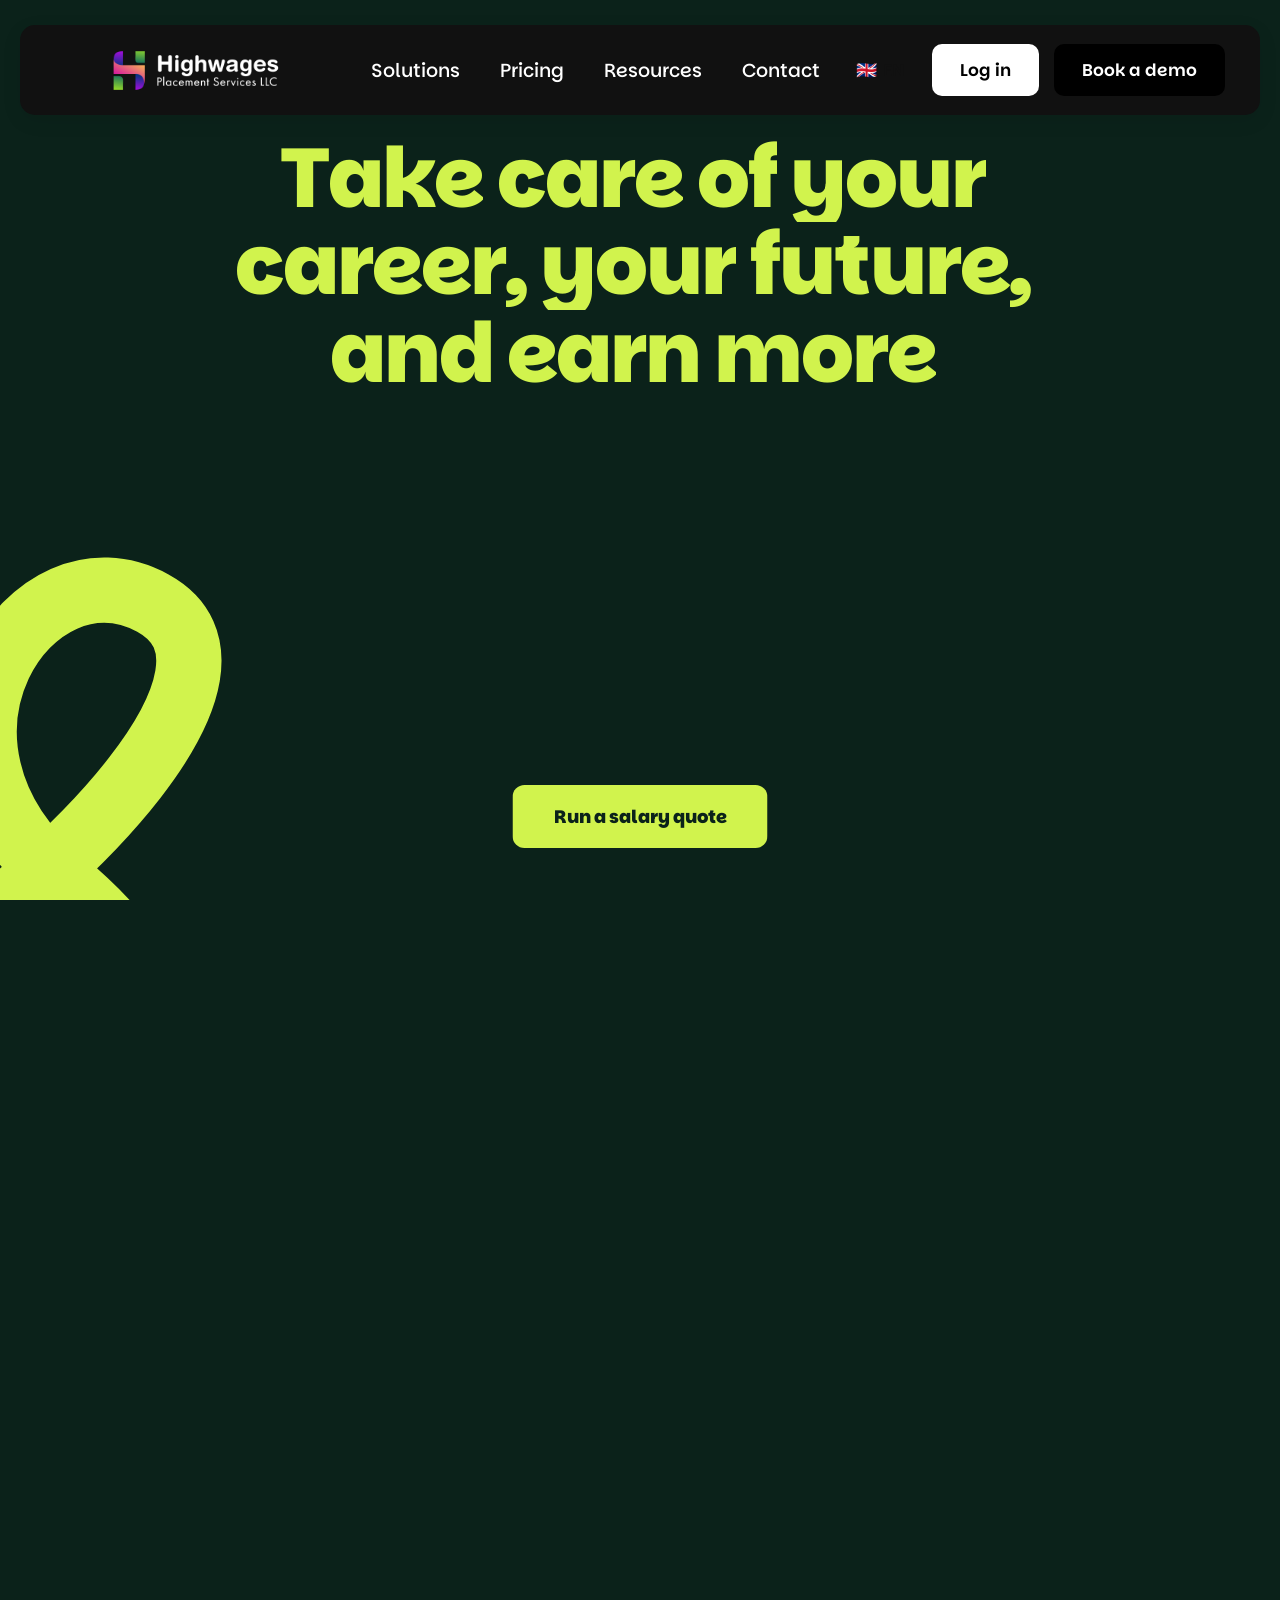
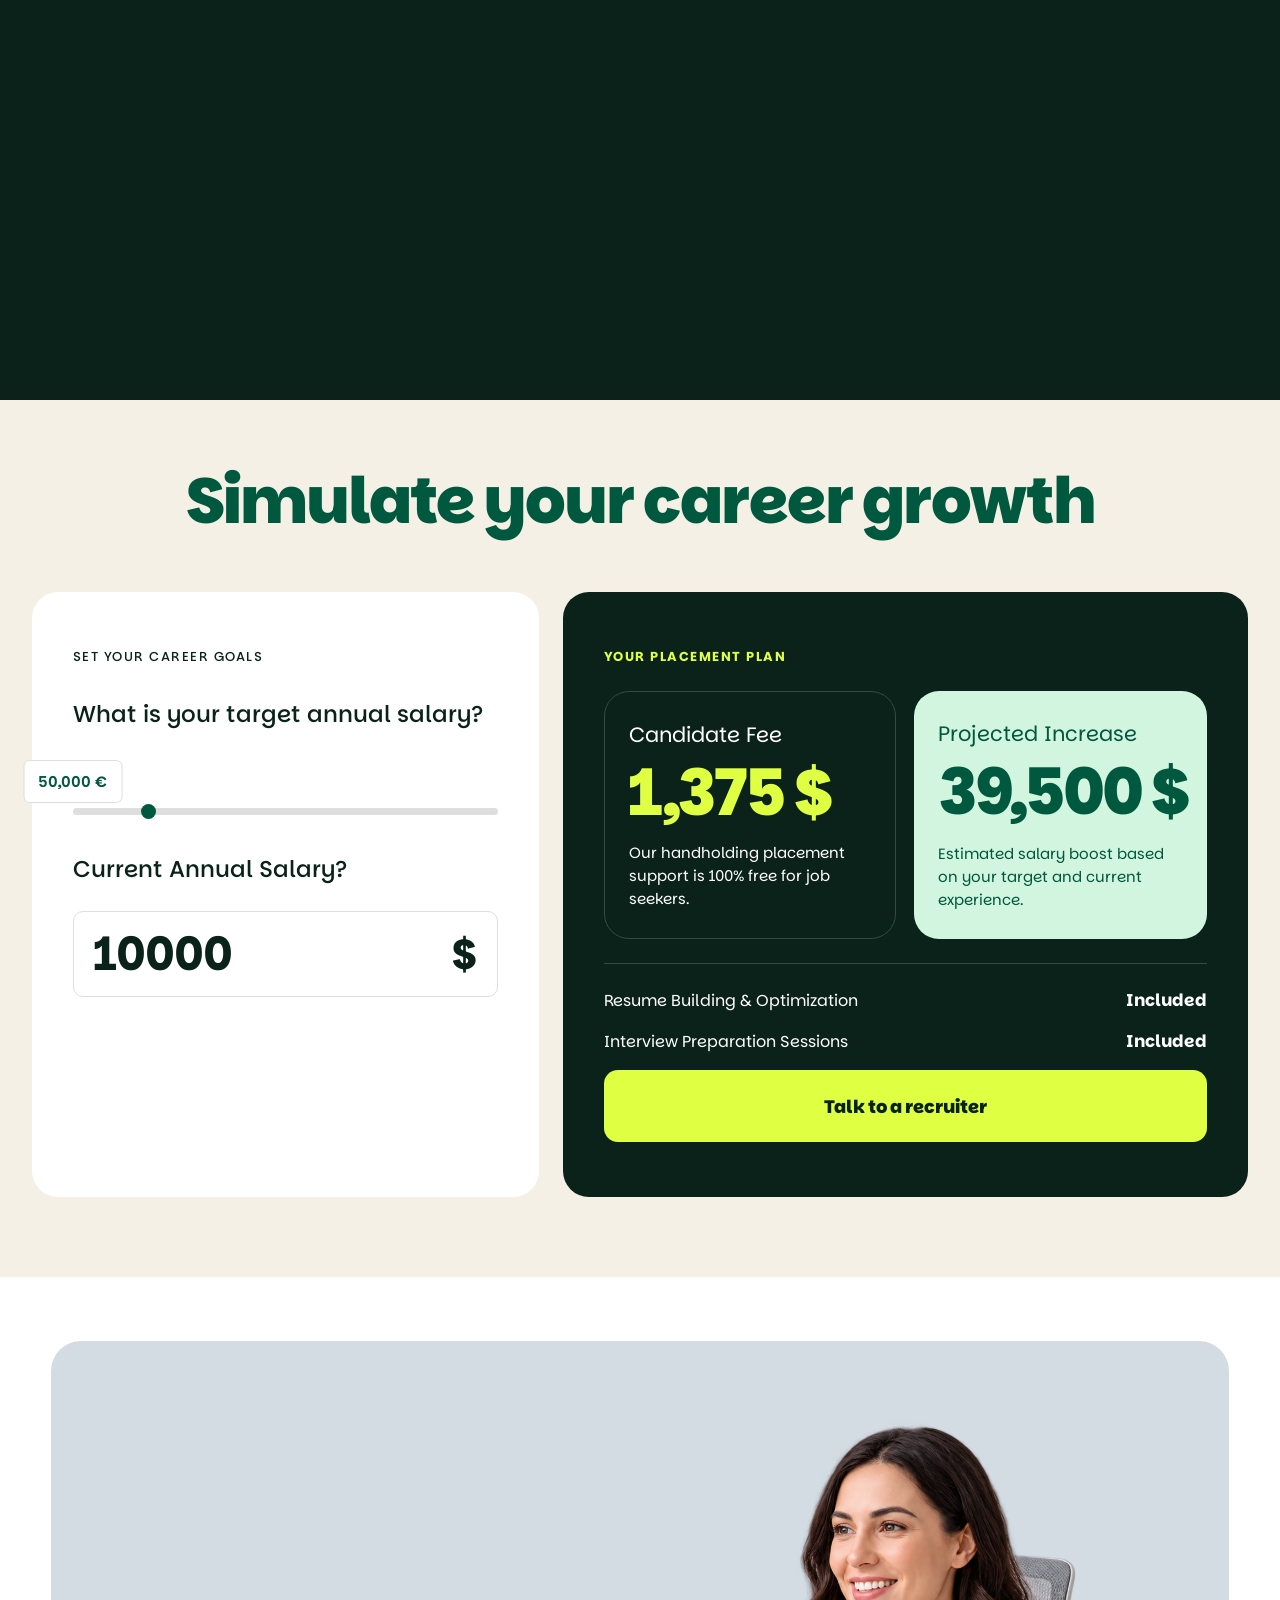
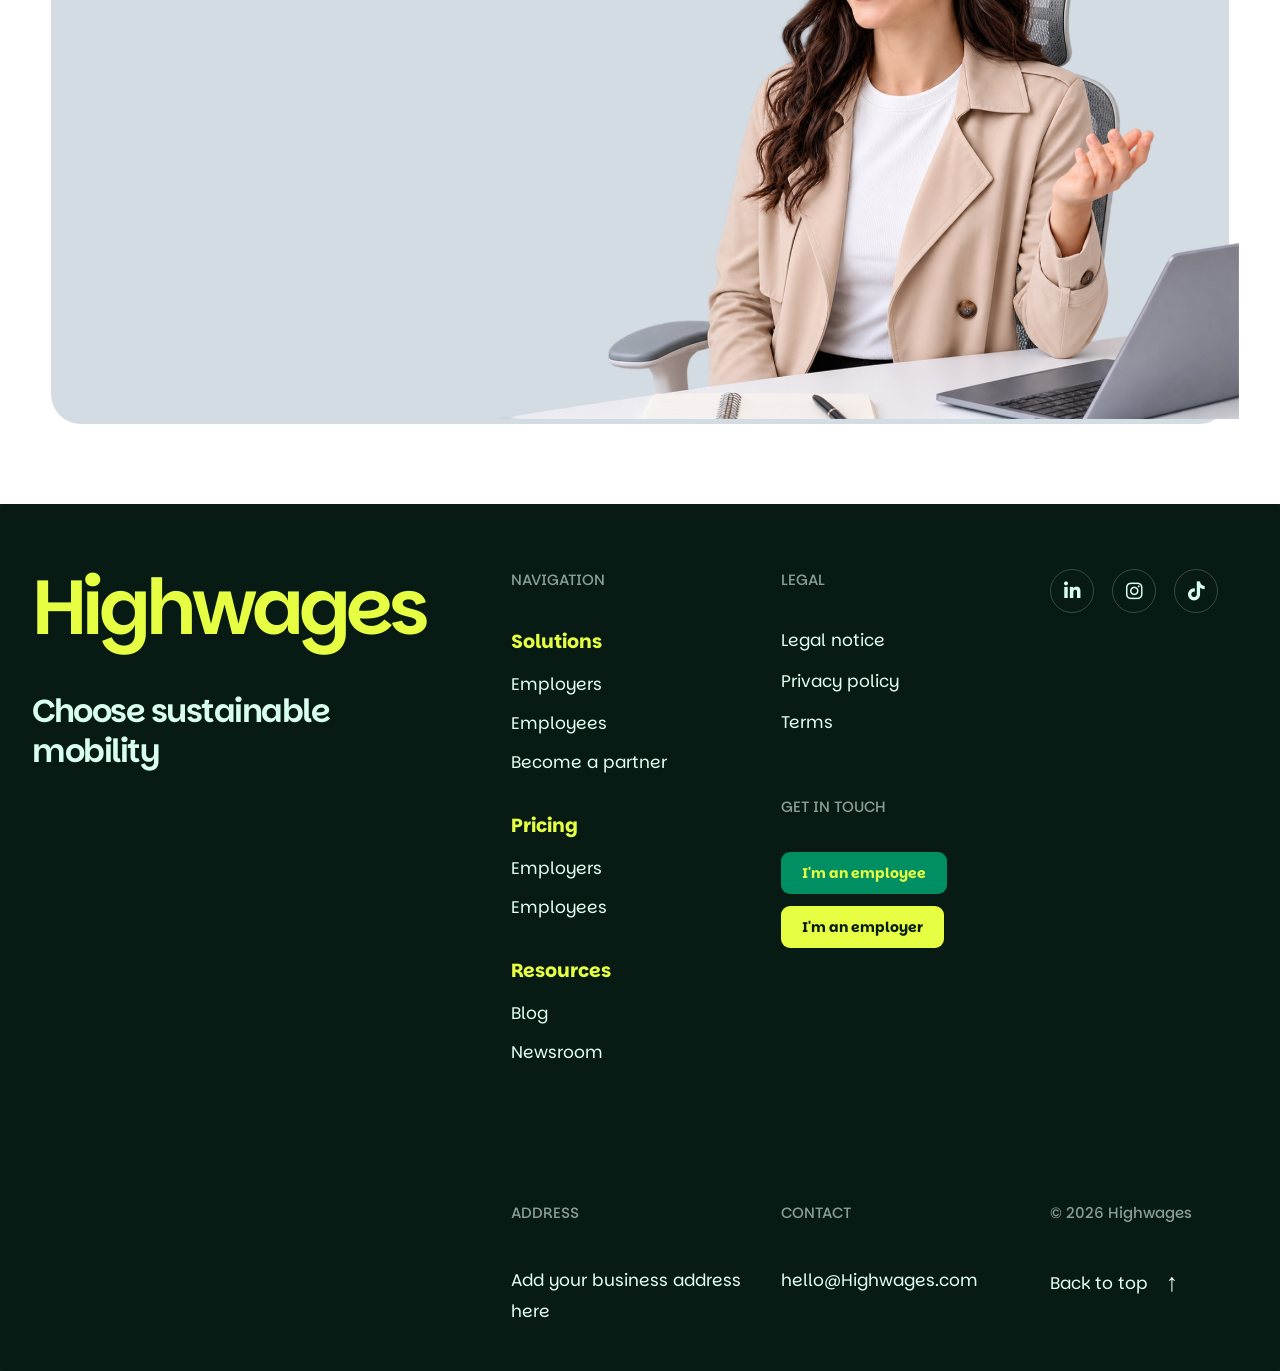
<file: pricing/employees.html>
<!DOCTYPE html>
<html lang="en">
<head>
    <meta charset="UTF-8">
    <meta name="viewport" content="width=device-width, initial-scale=1.0">
    <title>For Employees | BeeToGreen</title>
    
    <!-- Google Font: Parkinsans -->
    <link rel="preconnect" href="https://fonts.googleapis.com">
    <link rel="preconnect" href="https://fonts.gstatic.com" crossorigin>
    <link href="https://fonts.googleapis.com/css2?family=Parkinsans:wght@300;400;500;600;700;800;900&display=swap" rel="stylesheet">
    
    <style>
        * {
            margin: 0;
            padding: 0;
            box-sizing: border-box;
        }

        html {
            scroll-behavior: smooth;
        }

        body {
            font-family: "Parkinsans", sans-serif;
            background-color: #0b221a; /* Dark Green Background */
            color: #ffffff;
            overflow-x: hidden;
        }

        /* HEADER PLACEHOLDER */
        #header-placeholder {
            width: 100%;
            position: absolute; 
            top: 0;
            left: 0;
            z-index: 1000;
            background: transparent; 
        }

        /* SPLIT TEXT ANIMATION */
        .split-text .char {
            display: inline-block;
            transform: translateY(100%);
            opacity: 0;
            transition: transform 0.8s cubic-bezier(0.22, 1, 0.36, 1), opacity 0.8s ease;
        }
        
        .split-text.in-view .char {
            transform: translateY(0);
            opacity: 1;
        }

        /* SMOOTH FADE UP ANIMATION FOR ENTIRE PAGE */
        .fade-up-text {
            opacity: 0;
            transform: translateY(40px);
            transition: opacity 0.9s cubic-bezier(0.22, 1, 0.36, 1), transform 0.9s cubic-bezier(0.22, 1, 0.36, 1);
        }

        .fade-up-text.in-view {
            opacity: 1;
            transform: translateY(0);
        }

        /* =========================================
           SCROLL SEQUENCE HERO SECTION
           ========================================= */
        .pricing-hero-sequence {
            height: 400vh; /* 4 times viewport height to allow long scrolling */
            position: relative;
            background-color: #0b221a;
        }

        .sticky-container {
            position: sticky;
            top: 0;
            width: 100%;
            height: 100vh;
            overflow: hidden;
            display: flex;
            justify-content: center;
            align-items: center;
        }

        /* Initial Hero Content (Fades out on scroll) */
        .initial-hero-content {
            position: absolute;
            top: 0;
            left: 0;
            width: 100%;
            height: 100%;
            z-index: 7; 
            pointer-events: none;
            display: flex;
            flex-direction: column;
            align-items: center;
        }

        .hero-graphic {
            position: absolute;
            left: -5vw;
            bottom: -10vh; 
            width: 30vw; 
            max-width: 450px; 
            min-width: 250px; 
            height: auto;
            z-index: 3;
            transform: rotate(-5deg); 
            pointer-events: none;
        }

        .hero-title {
            margin-top: 15vh;
            font-size: clamp(45px, 6.5vw, 85px);
            font-weight: 900;
            line-height: 1.05;
            letter-spacing: -2px;
            color: #d1f34d;
            text-align: center;
            z-index: 10;
        }

        /* Run a Quote Button */
        .quote-btn-wrapper {
            position: absolute;
            top: calc(65% + 200px); 
            left: 50%;
            transform: translateX(-50%);
            z-index: 15; 
            pointer-events: auto;
        }

        .quote-btn {
            position: relative;
            overflow: hidden;
            display: inline-flex;
            align-items: center;
            justify-content: center;
            background-color: #d1f34d;
            color: #0b221a;
            padding: 18px 40px;
            border-radius: 12px;
            font-size: 18px;
            font-weight: 800;
            text-decoration: none;
            border: 1px solid transparent;
            transition: color 0.4s ease, border-color 0.4s ease;
            z-index: 1;
        }

        .quote-btn::before {
            content: "";
            position: absolute;
            top: 100%;
            left: 50%;
            transform: translateX(-50%) translateY(0);
            width: 250%;
            height: 250%;
            border-radius: 50%;
            background-color: #0b221a; 
            transition: transform 0.5s ease-in-out;
            z-index: -1;
        }

        .quote-btn:hover { color: #d1f34d; border-color: rgba(209, 243, 77, 0.4); }
        .quote-btn:hover::before { transform: translateX(-50%) translateY(-50%); }

        /* Video Wrapper */
        .video-full-wrapper {
            position: absolute;
            top: 0;
            left: 0;
            width: 100%;
            height: 100%;
            z-index: 5;
            clip-path: circle(180px at 50% 65%);
            -webkit-clip-path: circle(180px at 50% 65%);
            will-change: clip-path;
        }

        .video-full-wrapper video {
            width: 100%;
            height: 100%;
            object-fit: cover;
        }

        /* Dark Overlay */
        .video-dark-overlay {
            position: absolute;
            top: 0;
            left: 0;
            width: 100%;
            height: 100%;
            background-color: rgba(0, 0, 0, 0.6);
            opacity: 0;
            z-index: 6; 
            pointer-events: none;
        }

        /* Scrolling Text Overlays */
        .scroll-text {
            position: absolute;
            top: 50%;
            left: 50%;
            transform: translate(-50%, -50%) translateY(30px);
            width: 90%;
            max-width: 1000px;
            text-align: center;
            z-index: 8;
            opacity: 0;
            pointer-events: none;
            will-change: transform, opacity;
        }

        .scroll-text h2 {
            font-family: "Parkinsans", sans-serif;
            font-size: clamp(28px, 4vw, 50px); 
            font-weight: 800;
            line-height: 1.2;
            letter-spacing: -1.5px;
            color: #ffffff;
            text-shadow: 0px 4px 20px rgba(0,0,0,0.4); /* વધુ સારા લૂક માટે શેડો */
        }

        /* Responsive Adjustments (HERO MOBILE) */
        @media (max-width: 768px) {
            .hero-title {
                font-size: 38px; 
                margin-top: 15vh;
                padding: 0 10px;
                letter-spacing: -1.5px;
                line-height: 1.1;
                z-index: 4;
            }
            .hero-graphic { display: none; }
            .video-full-wrapper {
                clip-path: circle(90px at 50% 65%); 
                -webkit-clip-path: circle(90px at 50% 65%);
                z-index: 5; 
            }
            .quote-btn-wrapper {
                top: calc(65% + 140px); 
                z-index: 15; 
            }
            .quote-btn {
                padding: 14px 30px;
                font-size: 16px;
                white-space: nowrap;
            }
            .scroll-text h2 { font-size: 20px; line-height: 1.4; }
        }

/* =========================================
   DYNAMIC BIKE COST SIMULATOR
========================================= */

.simulate-section {
    width: 100%;
    padding: 65px 2.5% 80px;
    background: #f4f0e6;
    color: #0b221a;
    text-align: center;
}

.simulate-section h2 {
    max-width: 1150px;
    margin: 0 auto 55px;
    color: #00583e;
    font-size: clamp(38px, 5vw, 76px);
    font-weight: 900;
    line-height: 1.12;
    letter-spacing: -2px;
}

.simulator-container {
    width: 100%;
    max-width: 1450px;
    margin: auto;
    display: grid;
    grid-template-columns: 0.85fr 1.15fr;
    gap: 24px;
    text-align: left;
    align-items: stretch;
}

.simulator-left { background: #ffffff; border-radius: 26px; padding: 55px 8%; min-width: 0; }
.simulator-label { display: block; color: #0b221a; font-size: 13px; font-weight: 500; letter-spacing: 1.5px; text-transform: uppercase; margin-bottom: 32px; }
.simulator-left h3 { font-size: 23px; font-weight: 500; margin-bottom: 30px; line-height: 1.4; }

.bike-slider-area { position: relative; padding-top: 48px; margin-bottom: 38px; }
.bike-price-display { position: absolute; top: 0; left: 0; transform: translateX(-50%); background: #ffffff; border: 1px solid #dedede; border-radius: 6px; padding: 10px 14px; color: #00583e; font-size: 15px; font-weight: 600; white-space: nowrap; }

#bikePriceSlider { width: 100%; height: 7px; appearance: none; -webkit-appearance: none; background: #dedede; border-radius: 20px; outline: none; cursor: pointer; display: block; }
#bikePriceSlider::-webkit-slider-thumb { appearance: none; -webkit-appearance: none; width: 15px; height: 15px; border-radius: 50%; background: #00583e; cursor: pointer; }
#bikePriceSlider::-moz-range-thumb { width: 15px; height: 15px; border: none; border-radius: 50%; background: #00583e; cursor: pointer; }

.simulator-left h3.fmd-heading { margin-top: 0; margin-bottom: 26px; }
.fmd-input-wrapper { width: 100%; position: relative; }
.fmd-input-wrapper input { width: 100%; height: 86px; padding: 15px 65px 15px 20px; border: 1px solid #dedede; border-radius: 10px; background: #ffffff; color: #0b221a; font-family: inherit; font-size: 46px; font-weight: 700; outline: none; }
.fmd-input-wrapper input:focus { border-color: #00583e; }
.fmd-input-wrapper span { position: absolute; right: 20px; top: 50%; transform: translateY(-50%); font-size: 42px; font-weight: 700; color: #0b221a; pointer-events: none; }

.simulator-right { background: #0b221a; color: #ffffff; border-radius: 26px; padding: 55px 6%; min-width: 0; }
.pricing-heading { display: block; color: #dfff42; font-size: 13px; font-weight: 700; letter-spacing: 1.5px; margin-bottom: 25px; }
.pricing-cards { display: grid; grid-template-columns: 1fr 1fr; gap: 18px; margin-bottom: 24px; }
.pricing-card { min-width: 0; min-height: 230px; padding: 28px 24px; border-radius: 25px; display: flex; flex-direction: column; justify-content: space-between; }
.monthly-card { background: transparent; border: 1px solid #354b40; }
.purchase-card { background: #d2f5df; color: #00583e; }
.pricing-card h3 { font-size: 21px; font-weight: 400; margin-bottom: 12px; }
.pricing-amount { font-size: clamp(43px, 5vw, 78px); line-height: 1; font-weight: 800; letter-spacing: -3px; white-space: nowrap; }
.monthly-card .pricing-amount { color: #dfff42; }
.purchase-card .pricing-amount { color: #00583e; }
.pricing-card p { font-size: 15px; line-height: 1.55; margin-top: 16px; overflow-wrap: anywhere; }
.pricing-divider { height: 1px; width: 100%; background: #354b40; margin: 24px 0; }
.benefit-row { display: flex; justify-content: space-between; align-items: center; gap: 15px; margin-bottom: 17px; font-size: 16px; }
.benefit-row strong { font-size: 17px; white-space: nowrap; }
.expert-btn { width: 100%; min-height: 72px; margin-top: 12px; display: flex; justify-content: center; align-items: center; background: #dfff42; color: #0b221a; border: none; border-radius: 14px; font-family: inherit; font-size: 18px; font-weight: 800; text-decoration: none; transition: 0.3s ease; }
.expert-btn:hover { background: #ffffff; transform: translateY(-3px); }

@media (max-width: 1000px) {
    .simulator-container { grid-template-columns: 1fr 1fr; gap: 15px; }
    .simulator-left, .simulator-right { padding: 35px 25px; }
    .pricing-cards { grid-template-columns: 1fr; }
    .pricing-card { min-height: 190px; }
}

@media (max-width: 650px) {
    .simulate-section { padding: 55px 16px; }
    .simulate-section h2 { font-size: 38px; letter-spacing: -1.5px; margin-bottom: 35px; }
    .simulator-container { grid-template-columns: 1fr; gap: 18px; }
    .simulator-left, .simulator-right { padding: 35px 22px; border-radius: 20px; }
    .simulator-left h3 { font-size: 20px; }
    .fmd-input-wrapper input { height: 75px; font-size: 38px; }
    .fmd-input-wrapper span { font-size: 34px; }
    .pricing-cards { grid-template-columns: 1fr 1fr; gap: 10px; }
    .pricing-card { min-height: 195px; padding: 20px 13px; border-radius: 18px; }
    .pricing-card h3 { font-size: 16px; }
    .pricing-amount { font-size: clamp(36px, 10vw, 53px); letter-spacing: -2px; }
    .pricing-card p { font-size: 12px; }
    .benefit-row { font-size: 13px; }
    .benefit-row strong { font-size: 14px; }
    .expert-btn { min-height: 60px; font-size: 16px; }
}

/* =========================================
TOUR WRAPPED UP SECTION
========================================= */
.tour-section { padding: 5% 4% 80px; background-color: #ffffff; position: relative; overflow: visible; }
.tour-card { background-color: #d3dce3; border-radius: 30px; display: flex; align-items: center; justify-content: flex-start; padding: 100px 7%; position: relative; overflow: visible; min-height: 480px; }
.tour-content { flex: 1; max-width: 600px; color: #2b3945; z-index: 2; }
.tour-content h2 { font-family: "Parkinsans", sans-serif; font-size: clamp(36px, 6.2vw, 62px); font-weight: 800; line-height: 1.1; letter-spacing: -2px; color: #2b3945; margin-bottom: 20px; }
.tour-content p { font-size: 17px; font-weight: 500; line-height: 1.5; color: #2b3945; margin-bottom: 30px; max-width: 480px; }
.tour-btn { position: relative; overflow: hidden; display: inline-flex; align-items: center; justify-content: center; padding: 16px 32px; background-color: #2b3945; color: #ffffff; font-size: 17px; font-weight: 800; border-radius: 12px; border: 1px solid #2b3945; transition: color 0.4s ease, border-color 0.4s ease; z-index: 1; text-decoration: none; }
.tour-btn::before { content: ""; position: absolute; top: 100%; left: 50%; transform: translateX(-50%) translateY(0); width: 250%; height: 250%; border-radius: 50%; background-color: #f4c2b3; transition: transform 0.5s ease-in-out; z-index: -1; }
.tour-btn:hover { color: #2b3945; border-color: #2b3945; }
.tour-btn:hover::before { transform: translateX(-50%) translateY(-50%); }
.tour-image { position: absolute; right: -10px; top: 80px; width: 800px; z-index: 3; pointer-events: none; }
.tour-image img { display: block; width: 100%; height: auto; }
.tour-animated-h { position: absolute; bottom: -110px; left: 42%; width: 180px; height: 180px; z-index: 2; opacity: 0.95; transform: rotate(-45deg); transition: bottom 1.2s cubic-bezier(0.22, 1, 0.36, 1), transform 1.2s cubic-bezier(0.22, 1, 0.36, 1); }
.tour-animated-h.h-visible { bottom: -40px; transform: rotate(15deg); }

.tour-content h2, .tour-content p, .tour-content .tour-btn { opacity: 0; transform: translateY(30px); }
.tour-card.content-visible .tour-content h2 { animation: tourSlideUp 0.8s cubic-bezier(0.22, 1, 0.36, 1) 0.1s forwards; }
.tour-card.content-visible .tour-content p { animation: tourSlideUp 0.8s cubic-bezier(0.22, 1, 0.36, 1) 0.25s forwards; }
.tour-card.content-visible .tour-content .tour-btn { animation: tourSlideUp 0.8s cubic-bezier(0.22, 1, 0.36, 1) 0.4s forwards; }
@keyframes tourSlideUp { to { opacity: 1; transform: translateY(0); } }

@media (max-width: 950px) {
    .tour-card { flex-direction: column; padding: 40px 5%; text-align: center; overflow: hidden; }
    .tour-image { position: relative; right: auto; top: auto; width: 100%; max-width: 400px; margin-top: 20px; }
    .tour-content { max-width: 100%; }
    .tour-animated-h { left: 20%; width: 130px; height: 130px; }
}

@media (max-width: 650px) {
    .tour-section { padding: 30px 16px 50px; }
    .tour-card { padding: 25px 24px; border-radius: 20px; text-align: left; position: relative; overflow: hidden; }
    .tour-image { display: none !important; }
    .tour-animated-h { top: -25px; right: 15px; bottom: auto; left: auto; width: 75px; height: 75px; z-index: 2; opacity: 1; }
    .tour-animated-h.h-visible { bottom: auto; transform: rotate(15deg); }
    .tour-content { width: 100%; max-width: 100%; z-index: 3; position: relative; }
    .tour-content h2 { font-size: 29px; margin-bottom: 20px; color: #2b3945; }
    .tour-content p { font-size: 15px; margin-bottom: 25px; color: #2b3945; }
    .tour-btn { width: 100%; min-height: 65px; text-align: center; border-radius: 13px; }
}
    </style>
</head>

<body>

    <div id="header-placeholder"></div>

    <section class="pricing-hero-sequence">
        <div class="sticky-container">
            
            <div class="video-full-wrapper">
                <video autoplay loop muted playsinline>
                    <source src="/images/hero-bg.mp4" type="video/mp4">
                </video>
            </div>
            
            <div class="video-dark-overlay"></div>

            <div class="initial-hero-content">
                <svg class="hero-graphic" viewBox="0 0 500 600" xmlns="http://www.w3.org/2000/svg">
                    <path d="M -50 550 C 150 450, 450 200, 300 100 C 150 0, -50 250, 150 450 C 350 650, 250 750, 100 750" fill="none" stroke="#d1f34d" stroke-width="85" stroke-linecap="round"/>
                </svg>
                <h1 class="hero-title split-text">Take care of your<br> career, your future, <br>and earn more</h1>
            </div>
            
            <div class="quote-btn-wrapper">
                <a href="#quote" class="quote-btn">Run a salary quote</a>
            </div>

            <!-- Text Overlays -->
            <div class="scroll-text text-1">
                <h2>Once you sign up with<br>HighWages, our recruitment<br>experts immediately begin<br>optimizing your profile.</h2>
            </div>
            <div class="scroll-text text-2">
                <h2>We provide complete handholding support from resume building to technical interview preparation at absolutely zero cost to you.</h2>
            </div>
            <div class="scroll-text text-3">
                <h2>HighWages also supports you in<br>salary negotiations, ensuring<br>you secure a compensation package<br>that matches your true worth.</h2>
            </div>

        </div>
    </section>

    
    <!-- DYNAMIC SALARY SIMULATOR (Replaces Bike Simulator) -->
    <section class="simulate-section" id="salary-simulator">

        <h2 class="fade-up-text">Simulate your career growth</h2>

        <div class="simulator-container">

            <!-- LEFT SIDE -->
            <div class="simulator-left fade-up-text">
                <span class="simulator-label">Set your career goals</span>
                <h3>What is your target annual salary?</h3>

                <div class="bike-slider-area">
                    <div class="bike-price-display" id="bikePriceDisplay">50,000 $</div>
                    <!-- You can adjust min/max values in JS to represent salary instead of bike price -->
                    <input type="range" id="bikePriceSlider" min="30000" max="150000" step="5000" value="50000" aria-label="Target Salary">
                </div>

                <h3 class="fmd-heading">Current Annual Salary?</h3>
                <div class="fmd-input-wrapper">
                    <input type="number" id="fmdContribution" min="20000" max="140000" step="1000" value="40000" aria-label="Current Salary">
                    <span>$</span>
                </div>
            </div>

            <!-- RIGHT SIDE -->
            <div class="simulator-right fade-up-text">
                <span class="pricing-heading">YOUR PLACEMENT PLAN</span>

                <div class="pricing-cards">
                    <div class="pricing-card monthly-card">
                        <div>
                            <h3>Candidate Fee</h3>
                            <div class="pricing-amount"><span id="monthlyPrice">0</span> $</div>
                        </div>
                        <p>Our handholding placement support is 100% free for job seekers.</p>
                    </div>

                    <div class="pricing-card purchase-card">
                        <div>
                            <h3>Projected Increase</h3>
                            <div class="pricing-amount"><span id="purchasePrice">10,000</span> $</div>
                        </div>
                        <p>Estimated salary boost based on your target and current experience.</p>
                    </div>
                </div>

                <div class="pricing-divider"></div>

                <div class="benefit-row">
                    <span>Resume Building & Optimization</span>
                    <strong><span>Included</span></strong>
                </div>

                <div class="benefit-row">
                    <span>Interview Preparation Sessions</span>
                    <strong><span>Included</span></strong>
                </div>

                <a href="../contact.html" class="expert-btn">Talk to a recruiter</a>
            </div>
        </div>
    </section>

    <!-- TOUR WRAPPED UP SECTION -->
    <section class="tour-section" id="tour">
        <div class="tour-card">
            <div class="tour-content">
                <h2>Try our free placement solution and secure your desired job</h2>
                <p>Our application process is 100% online. But your career growth happens in the real world. That's why we rely on a network of top-tier corporate partners to get you hired.</p>
                <a href="/contact.html" class="tour-btn">Get in touch</a>
            </div>
            <div class="tour-image">
                <img src="/images/Businesswoman.png" alt="Professional smiling">
            </div>
            <div class="tour-animated-h">
                <!-- <svg viewBox="0 0 100 100" xmlns="http://www.w3.org/2000/svg">
                    <circle cx="50" cy="50" r="50" fill="#2b3945" />
                    <path d="M30,25 L30,75 M30,50 L70,50 M70,25 L70,75" fill="none" stroke="#e6ff42" stroke-width="12" stroke-linecap="round" stroke-linejoin="round" />
                </svg> -->
            </div>
        </div>
    </section>

    <!-- FOOTER PLACEHOLDER -->
    <div id="footer-placeholder"></div>

    <!-- JAVASCRIPT -->
    <script>
        document.addEventListener("DOMContentLoaded", function() {
            fetch('../components/header.html')
                .then(response => { if (!response.ok) throw new Error('Header load nathi thayu!'); return response.text(); })
                .then(data => { document.getElementById('header-placeholder').innerHTML = data; })
                .catch(error => console.error("Header Error:", error));
            
            fetch('../components/footer.html')
                .then(response => { if (!response.ok) throw new Error('Footer load nathi thayu!'); return response.text(); })
                .then(data => {
                    document.getElementById('footer-placeholder').innerHTML = data;
                    setTimeout(() => { const yearSpan = document.getElementById('year'); if(yearSpan) yearSpan.textContent = new Date().getFullYear(); }, 500);
                })
                .catch(error => console.error("Footer Error:", error));
        });
    </script>

    <!-- MAIN ANIMATION SCRIPT -->
    <script>
        document.addEventListener("DOMContentLoaded", function() {
            
            // 1. Split Text Animation Initialize
            const splitTexts = document.querySelectorAll('.split-text');
            if (splitTexts.length > 0) {
                splitTexts.forEach(titleSplit => {
                    const words = titleSplit.innerHTML.split(/<br>|\s+/); 
                    titleSplit.innerHTML = '';
                    
                    words.forEach((word, wordIndex) => {
                        if (word === "") { titleSplit.appendChild(document.createElement('br')); return; }
                        const wordSpan = document.createElement('span');
                        wordSpan.style.display = 'inline-block';
                        wordSpan.style.overflow = 'hidden';
                        wordSpan.style.verticalAlign = 'top'; 
                        
                        const chars = word.split('');
                        chars.forEach((char, charIndex) => {
                            const charSpan = document.createElement('span');
                            charSpan.classList.add('char');
                            charSpan.innerText = char;
                            charSpan.style.transitionDelay = `${(wordIndex * 0.08) + (charIndex * 0.02)}s`; 
                            wordSpan.appendChild(charSpan);
                        });
                        titleSplit.appendChild(wordSpan);
                        titleSplit.appendChild(document.createTextNode('\u00A0')); 
                    });
                });
            }

            // 2. Intersection Observer For Fade-Up Elements
            const observerOptions = { root: null, rootMargin: '0px', threshold: 0.15 };
            const mainObserver = new IntersectionObserver((entries) => {
                entries.forEach(entry => {
                    if (entry.isIntersecting) { entry.target.classList.add('in-view'); }
                });
            }, observerOptions);

            const animatedElements = document.querySelectorAll('.split-text, .fade-up-text');
            animatedElements.forEach(el => mainObserver.observe(el));

            // Show initial hero title
            setTimeout(() => {
                const heroTitle = document.querySelector('.hero-title');
                if(heroTitle) heroTitle.classList.add('in-view');
            }, 100);

            // ==========================================
            // Scroll Sequence Logic (Continuous Slide)
            // ==========================================
            const section = document.querySelector('.pricing-hero-sequence');
            const videoWrapper = document.querySelector('.video-full-wrapper');
            const initialContent = document.querySelector('.initial-hero-content');
            const btn = document.querySelector('.quote-btn-wrapper');
            const overlay = document.querySelector('.video-dark-overlay');
            
            const text1 = document.querySelector('.scroll-text.text-1');
            const text2 = document.querySelector('.scroll-text.text-2');
            const text3 = document.querySelector('.scroll-text.text-3');

            window.addEventListener('scroll', () => {
                if (!section) return;

                const rect = section.getBoundingClientRect();
                const sectionTop = rect.top;
                const sectionHeight = rect.height;
                const windowHeight = window.innerHeight;

                let progress = -sectionTop / (sectionHeight - windowHeight);
                progress = Math.max(0, Math.min(1, progress));

                const baseRadius = window.innerWidth < 768 ? 90 : 180;
                const maxRadius = Math.max(window.innerWidth, window.innerHeight) * 1.2;
                const yPos = window.innerWidth < 768 ? 65 : 65;

                if (progress <= 0.25) {
                    let p1 = progress / 0.25;
                    let easeP1 = p1 * p1; 
                    let currentRadius = baseRadius + (maxRadius - baseRadius) * easeP1;
                    
                    videoWrapper.style.clipPath = `circle(${currentRadius}px at 50% ${yPos}%)`;
                    videoWrapper.style.webkitClipPath = `circle(${currentRadius}px at 50% ${yPos}%)`;
                    
                    let fadeOut = Math.max(0, 1 - (progress / 0.1));
                    initialContent.style.opacity = fadeOut;
                    btn.style.opacity = fadeOut;
                    
                    let overlayOpacity = Math.max(0, (progress - 0.1) / 0.15) * 0.6;
                    overlay.style.opacity = overlayOpacity;
                } else {
                    videoWrapper.style.clipPath = `circle(${maxRadius}px at 50% ${yPos}%)`;
                    videoWrapper.style.webkitClipPath = `circle(${maxRadius}px at 50% ${yPos}%)`;
                    initialContent.style.opacity = 0;
                    btn.style.opacity = 0;
                    overlay.style.opacity = 0.6;
                }

                // New Continuous Parallax Scroll Function
                function updateText(el, start, end, currP) {
                    if (currP > start && currP <= end) {
                        let localP = (currP - start) / (end - start);
                        let opacity = 1;
                        
                        // નીચેથી ઉપર સળંગ સ્લાઈડ માટે ગણતરી (Continuous scroll travel)
                        const slideDist = window.innerWidth < 768 ? 180 : 280; 
                        let yOffset = slideDist - (localP * slideDist * 2);

                        if(localP < 0.25) {
                            opacity = localP / 0.25; // ધીમેથી દેખાશે
                        } else if (localP > 0.75) {
                            opacity = 1 - ((localP - 0.75) / 0.25); // ધીમેથી ગાયબ થશે
                        }
                        
                        el.style.opacity = opacity;
                        el.style.transform = `translate(-50%, -50%) translateY(${yOffset}px)`;
                    } else {
                        el.style.opacity = 0;
                    }
                }

                updateText(text1, 0.25, 0.50, progress);
                updateText(text2, 0.50, 0.75, progress);
                
                if (progress > 0.75) {
                    let localP = (progress - 0.75) / 0.25;
                    let opacity = Math.min(1, localP / 0.25);
                    const slideDist = window.innerWidth < 768 ? 180 : 280;
                    let yOffset = slideDist - (localP * slideDist * 2);
                    text3.style.opacity = opacity;
                    text3.style.transform = `translate(-50%, -50%) translateY(${yOffset}px)`;
                } else {
                    text3.style.opacity = 0;
                }
            });
        });
    </script>

    <!-- Tour Section Scroll Animation Script -->
    <script>
        document.addEventListener("DOMContentLoaded", function () {
            const tourCard = document.querySelector(".tour-card");
            const tourH = document.querySelector(".tour-animated-h");

            if (tourCard) {
                const tourObserver = new IntersectionObserver((entries) => {
                    entries.forEach(entry => {
                        if (entry.isIntersecting) {
                            tourCard.classList.add("content-visible");
                            if (tourH) tourH.classList.add("h-visible");
                        } else {
                            tourCard.classList.remove("content-visible");
                            if (tourH) tourH.classList.remove("h-visible");
                        }
                    });
                }, { threshold: 0.3 });

                tourObserver.observe(tourCard);
            }
        });

/* =========================================
   DYNAMIC BIKE COST CALCULATOR
========================================= */

document.addEventListener("DOMContentLoaded", function () {

    const bikeSlider = document.getElementById("bikePriceSlider");
    const bikePriceDisplay = document.getElementById("bikePriceDisplay");
    const fmdInput = document.getElementById("fmdContribution");

    const monthlyPrice = document.getElementById("monthlyPrice");
    const purchasePrice = document.getElementById("purchasePrice");

    const mobilityAllowance = document.getElementById("mobilityAllowance");
    const publicSubsidy = document.getElementById("publicSubsidy");

    if (!bikeSlider || !fmdInput) return;

    const PUBLIC_SUBSIDY = 500;
    const rentalReference = [
        [0, 0], [500, 19], [1500, 54], [3650, 128], [4650, 162], [5950, 207], [6000, 208]
    ];

    function formatPrice(value) { return Math.round(value).toLocaleString("en-US"); }

    function calculateMonthlyRental(amount) {
        if (amount <= 0) return 0;
        for (let i = 1; i < rentalReference.length; i++) {
            const previous = rentalReference[i - 1];
            const current = rentalReference[i];
            if (amount <= current[0]) {
                const ratio = (amount - previous[0]) / (current[0] - previous[0]);
                return Math.round(previous[1] + ratio * (current[1] - previous[1]));
            }
        }
        return Math.round(amount * 0.0348);
    }

    function updateBikePricePosition() {
        const min = Number(bikeSlider.min);
        const max = Number(bikeSlider.max);
        const value = Number(bikeSlider.value);
        const percentage = ((value - min) / (max - min)) * 100;
        bikePriceDisplay.style.left = percentage + "%";
        bikeSlider.style.background = `linear-gradient(to right, #00583e ${percentage}%, #dedede ${percentage}%)`;
    }

    function updateCalculator() {
        const bikePrice = Number(bikeSlider.value);
        let companyContribution = Number(fmdInput.value);
        if (!Number.isFinite(companyContribution)) { companyContribution = 0; }
        companyContribution = Math.max(0, Math.min(10000, companyContribution));
        fmdInput.value = companyContribution;

        const totalBenefits = companyContribution + PUBLIC_SUBSIDY;
        const finalPurchasePrice = Math.max(0, bikePrice - totalBenefits);
        const finalMonthlyPrice = calculateMonthlyRental(finalPurchasePrice);

        bikePriceDisplay.textContent = formatPrice(bikePrice) + " €";
        purchasePrice.textContent = formatPrice(finalPurchasePrice);
        monthlyPrice.textContent = formatPrice(finalMonthlyPrice);
        mobilityAllowance.textContent = formatPrice(companyContribution);
        publicSubsidy.textContent = formatPrice(PUBLIC_SUBSIDY);

        updateBikePricePosition();
    }

    bikeSlider.addEventListener("input", updateCalculator);
    fmdInput.addEventListener("input", updateCalculator);
    updateCalculator();
});
    </script>
</body>
</html>
</file>
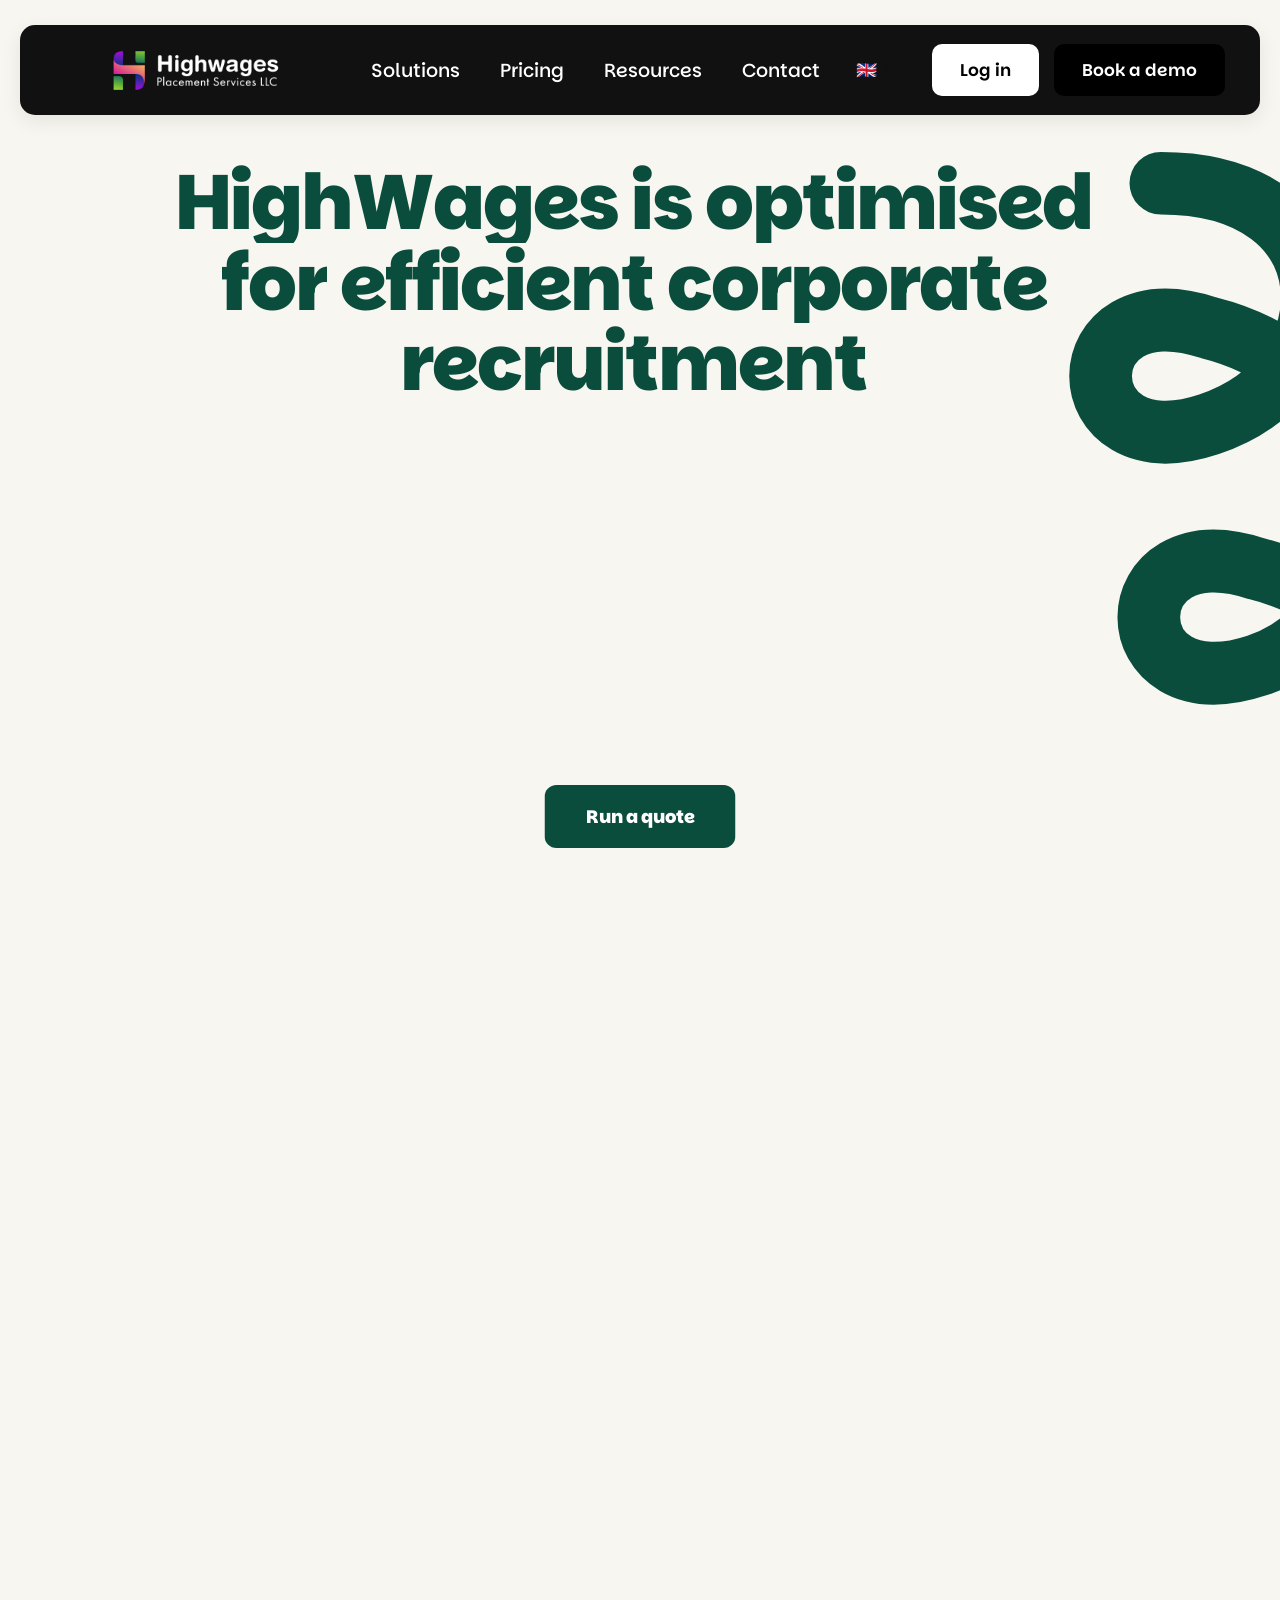
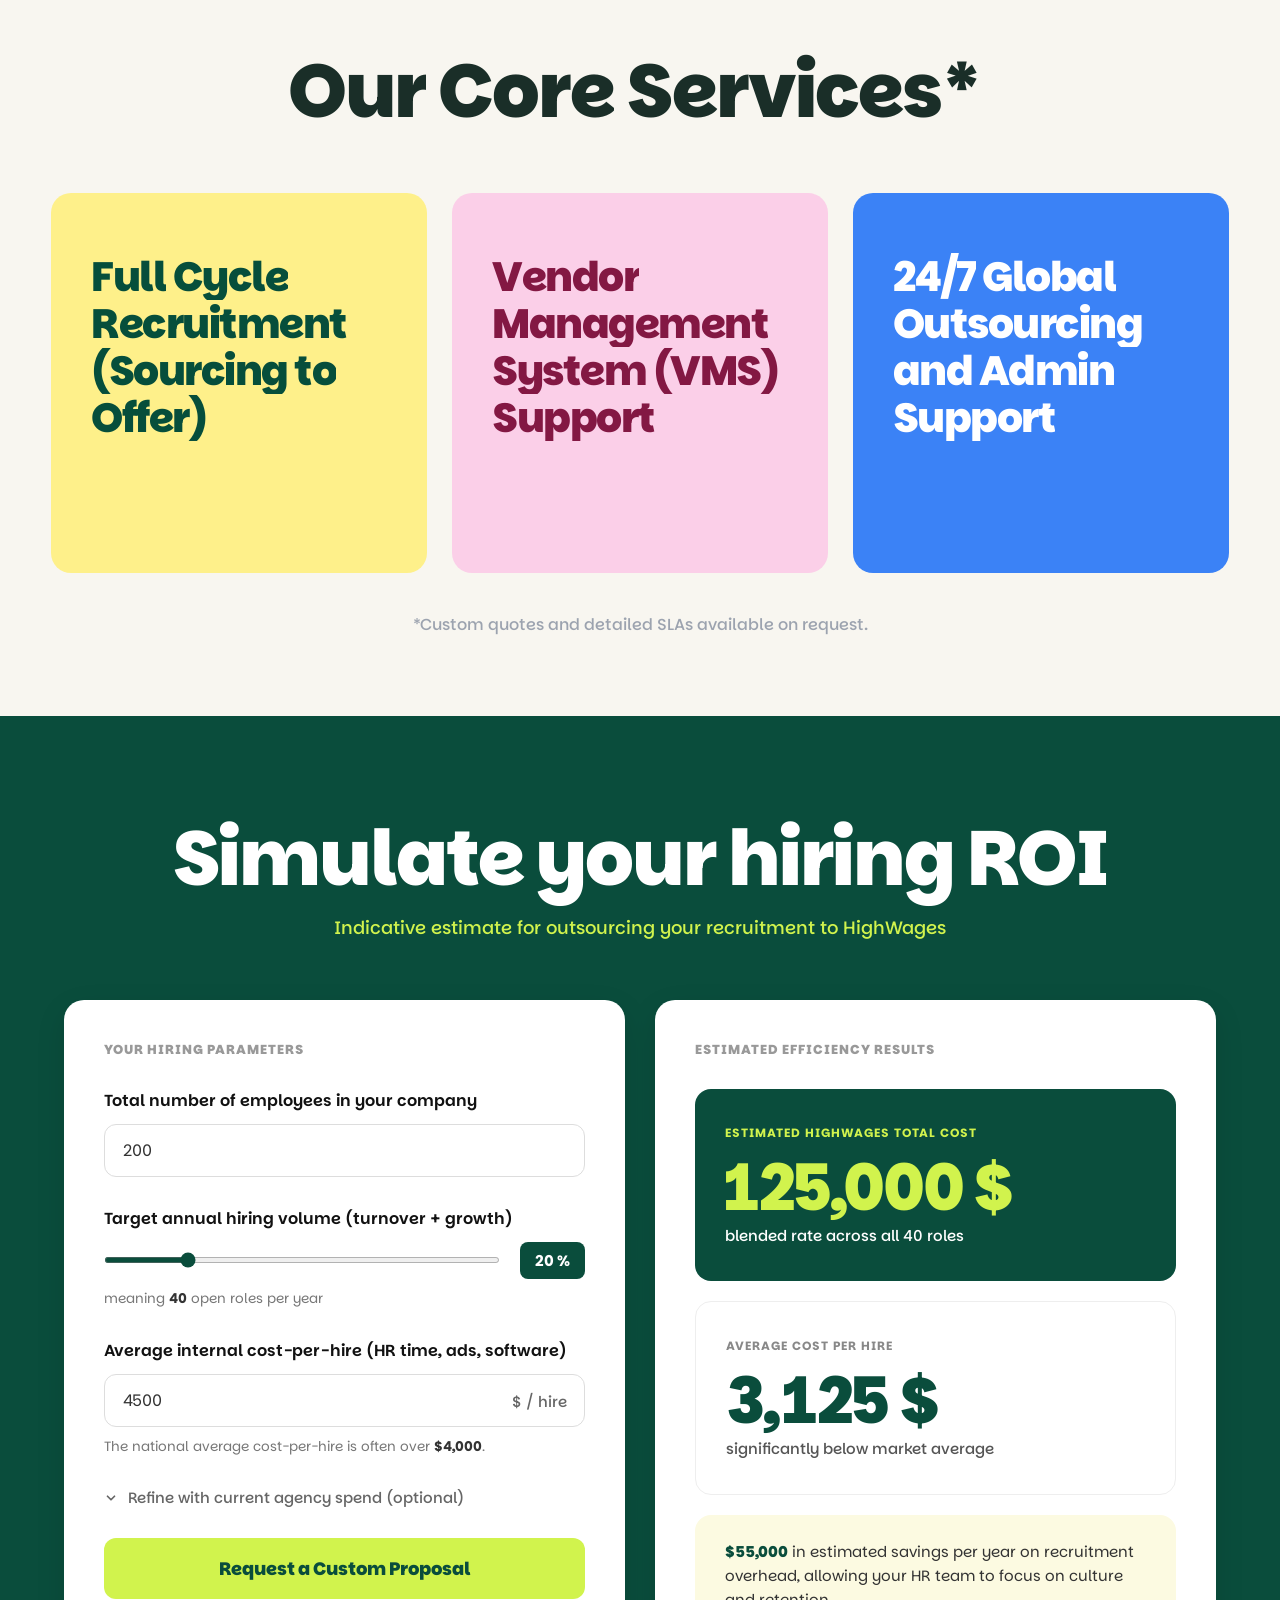
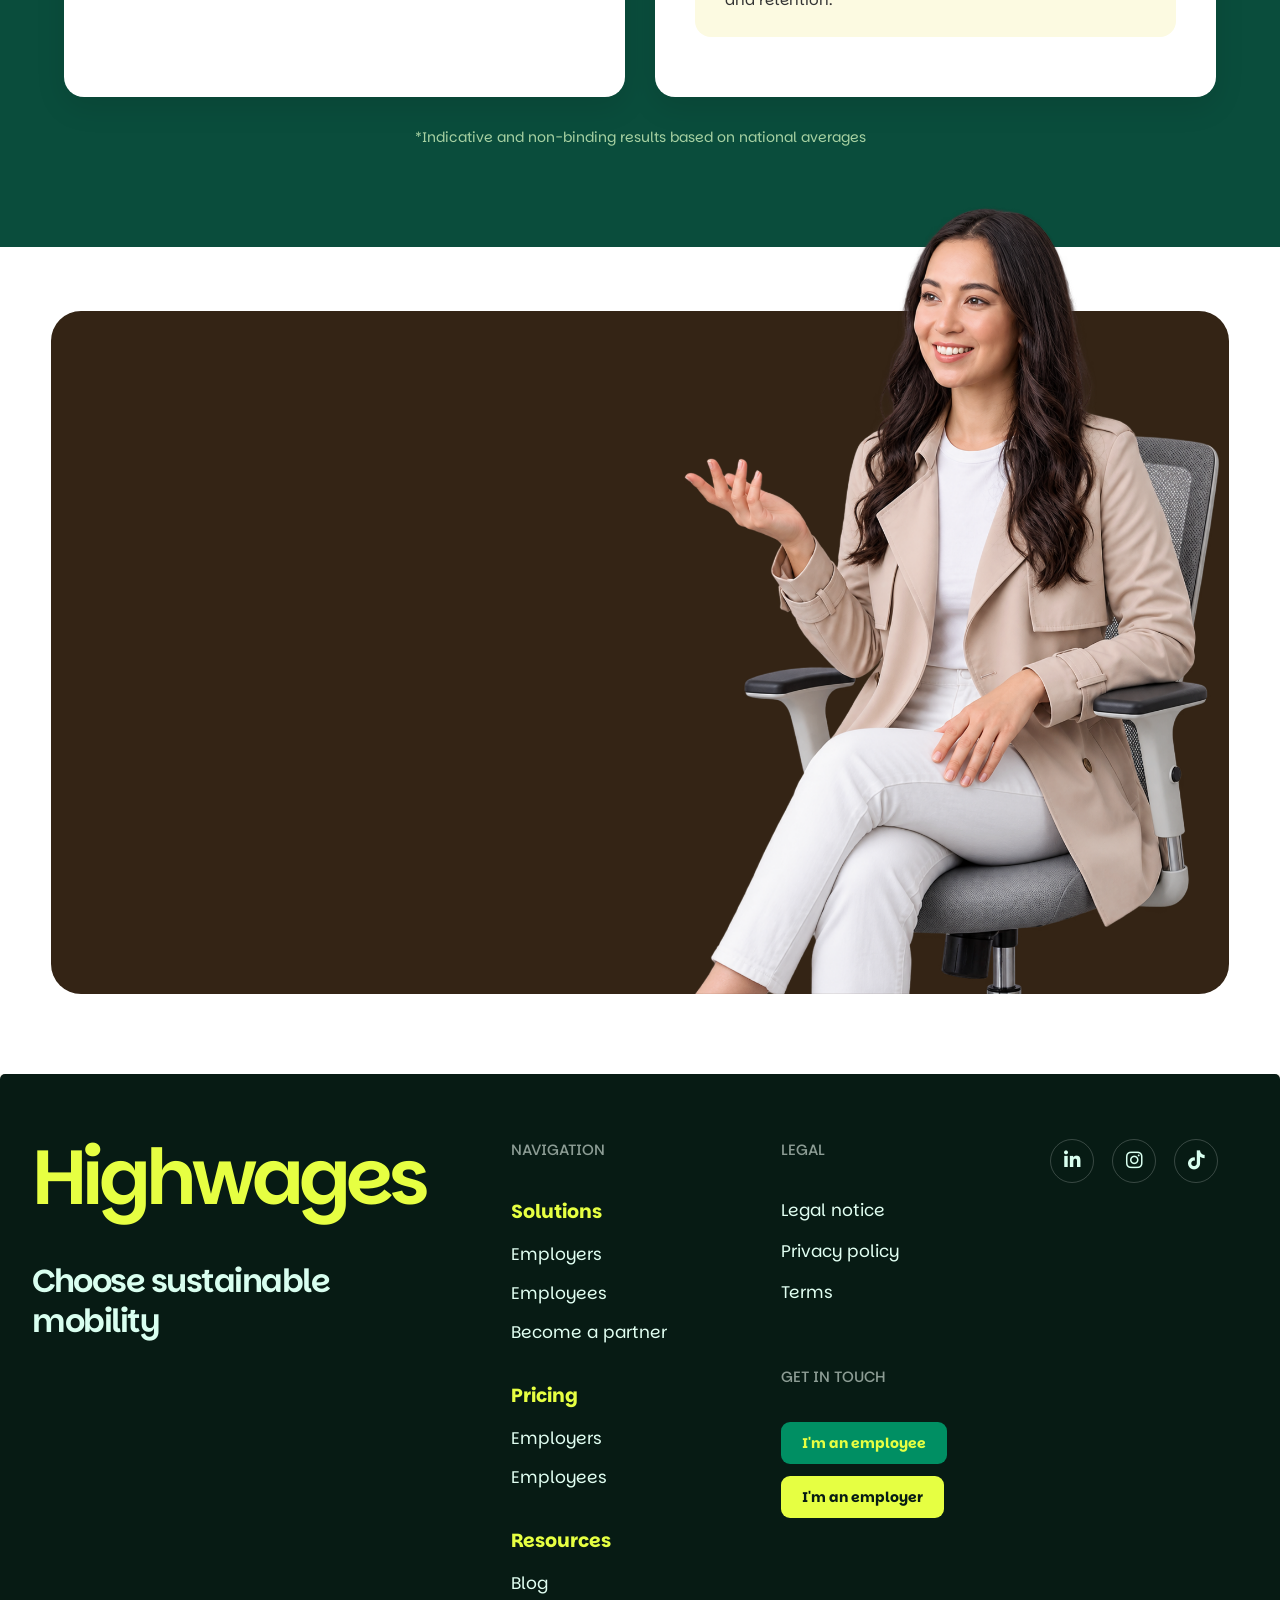
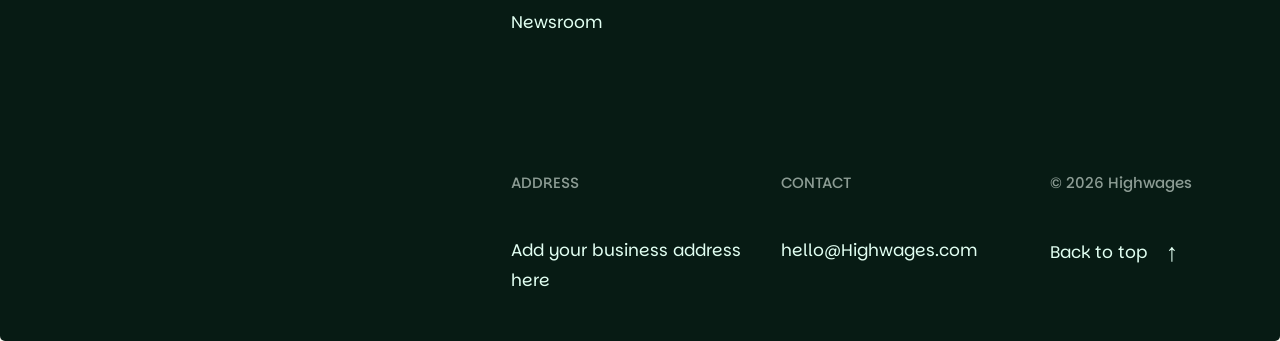
<file: pricing/employers.html>
<!DOCTYPE html>
<html lang="en">
<head>
    <meta charset="UTF-8">
    <meta name="viewport" content="width=device-width, initial-scale=1.0">
    <title>For Employers | BeeToGreen</title>
    
    <!-- Google Font: Parkinsans -->
    <link rel="preconnect" href="https://fonts.googleapis.com">
    <link rel="preconnect" href="https://fonts.gstatic.com" crossorigin>
    <link href="https://fonts.googleapis.com/css2?family=Parkinsans:wght@300;400;500;600;700;800;900&display=swap" rel="stylesheet">
    
    <style>
        /* =========================================
           1. BASE STYLES & HEADER
           ========================================= */
        * {
            margin: 0;
            padding: 0;
            box-sizing: border-box;
        }

        html {
            scroll-behavior: smooth;
        }

        body {
            font-family: "Parkinsans", sans-serif;
            background-color: #f8f6f0; 
            color: #333333;
            overflow-x: hidden;
        }

        #header-placeholder {
            width: 100%;
            position: absolute; 
            top: 0;
            left: 0;
            z-index: 1000;
            background: transparent; 
        }

        /* ANIMATIONS */
        .split-text .char {
            display: inline-block;
            transform: translateY(100%);
            opacity: 0;
            transition: transform 0.8s cubic-bezier(0.22, 1, 0.36, 1), opacity 0.8s ease;
        }
        
        .split-text.in-view .char {
            transform: translateY(0);
            opacity: 1;
        }

        /* SMOOTH FADE UP ANIMATION FOR ENTIRE PAGE */
        .fade-up-text {
            opacity: 0;
            transform: translateY(40px);
            transition: opacity 0.9s cubic-bezier(0.22, 1, 0.36, 1), transform 0.9s cubic-bezier(0.22, 1, 0.36, 1);
        }

        .fade-up-text.in-view {
            opacity: 1;
            transform: translateY(0);
        }

        /* =========================================
           2. HERO SECTION (SCROLL SEQUENCE)
           ========================================= */
        .pricing-hero-sequence {
            height: 350vh; 
            position: relative;
            background-color: #f8f6f0;
        }

        .sticky-container {
            position: sticky;
            top: 0;
            width: 100%;
            height: 100vh;
            overflow: hidden;
            display: flex;
            justify-content: center;
            align-items: center;
        }

        .initial-hero-content {
            position: absolute;
            top: 0;
            left: 0;
            width: 100%;
            height: 100%;
            z-index: 10;
            pointer-events: none;
            display: flex;
            flex-direction: column;
            align-items: center;
        }

        .hero-graphic-employers {
            position: absolute;
            right: -2vw;
            top: 15vh;
            height: 75vh;
            width: auto;
            z-index: 8;
            pointer-events: none;
        }

        .hero-title {
            margin-top: 18vh;
            font-size: clamp(40px, 6vw, 80px);
            font-weight: 900;
            line-height: 1.05;
            letter-spacing: -2px;
            color: #0a4d3c; 
            text-align: center;
            z-index: 10;
            max-width: 1000px;
        }

        .quote-btn-wrapper {
            position: absolute;
            top: calc(65% + 200px); 
            left: 50%;
            transform: translateX(-50%);
            z-index: 15;
            pointer-events: auto;
        }

        .quote-btn {
            position: relative;
            overflow: hidden;
            display: inline-flex;
            align-items: center;
            justify-content: center;
            background-color: #0a4d3c; 
            color: #ffffff; 
            padding: 18px 40px;
            border-radius: 12px;
            font-size: 18px;
            font-weight: 800;
            text-decoration: none;
            border: 1px solid transparent;
            transition: color 0.4s ease, border-color 0.4s ease;
            z-index: 1;
        }

        .quote-btn::before {
            content: "";
            position: absolute;
            top: 100%;
            left: 50%;
            transform: translateX(-50%) translateY(0);
            width: 250%;
            height: 250%;
            border-radius: 50%;
            background-color: #f8f6f0; 
            transition: transform 0.5s ease-in-out;
            z-index: -1;
        }

        .quote-btn:hover { color: #0a4d3c; border-color: rgba(209, 243, 77, 0.4); }
        .quote-btn:hover::before { transform: translateX(-50%) translateY(-50%); }

        .video-full-wrapper {
            position: absolute;
            top: 0;
            left: 0;
            width: 100%;
            height: 100%;
            z-index: 5;
            clip-path: circle(180px at 50% 65%);
            -webkit-clip-path: circle(180px at 50% 65%);
            will-change: clip-path;
        }

        .video-full-wrapper video { width: 100%; height: 100%; object-fit: cover; }

        .video-dark-overlay {
            position: absolute;
            top: 0;
            left: 0;
            width: 100%;
            height: 100%;
            background-color: rgba(0, 0, 0, 0.65);
            opacity: 0;
            z-index: 6;
            pointer-events: none;
        }

        .scroll-text {
            position: absolute;
            top: 50%;
            left: 50%;
            transform: translate(-50%, -50%) translateY(30px);
            width: 90%;
            max-width: 1200px;
            z-index: 8;
            opacity: 0;
            pointer-events: none;
            will-change: transform, opacity;
        }

        .split-layout { display: flex; align-items: flex-start; justify-content: space-between; gap: 60px; width: 100%; text-align: left; }
        .text-left { flex: 1; max-width: 650px; }
        .step-num { font-family: "Parkinsans", sans-serif; font-size: clamp(60px, 8vw, 100px); font-weight: 900; color: #d1f34d; display: block; margin-bottom: 20px; line-height: 1; }
        .text-left h2 { font-family: "Parkinsans", sans-serif; font-size: clamp(32px, 4vw, 50px); font-weight: 800; line-height: 1.1; letter-spacing: -1.5px; color: #ffffff; text-shadow: 0px 4px 20px rgba(0,0,0,0.4); }
        .text-right { flex: 1; margin-top: 120px; max-width: 500px; }
        .text-right p, .text-right ul { font-size: 20px; font-weight: 500; line-height: 1.6; color: #ffffff; }
        .text-right ul { margin-top: 15px; padding-left: 20px; }
        .text-right li { margin-bottom: 10px; }

        /* =========================================
           3. TRAINING PROGRAMMES SECTION
           ========================================= */
        .training-section {
            padding: 100px 4% 80px;
            background-color: #f8f6f0; 
            text-align: center;
        }

        .training-title {
            font-family: "Parkinsans", sans-serif;
            font-size: clamp(45px, 6vw, 75px);
            font-weight: 900;
            line-height: 1.1;
            letter-spacing: -2px;
            color: #1a2e28; 
            margin-bottom: 60px;
        }

        .training-cards-container {
            display: grid;
            grid-template-columns: repeat(3, 1fr);
            gap: 25px;
            max-width: 1400px;
            margin: 0 auto 40px;
        }

        .training-card {
            border-radius: 20px;
            padding: 60px 40px;
            text-align: left;
            display: flex;
            align-items: flex-start;
            min-height: 380px; 
        }

        .training-card h3 {
            font-family: "Parkinsans", sans-serif;
            font-size: clamp(28px, 3.2vw, 45px);
            font-weight: 800;
            line-height: 1.15;
            letter-spacing: -1.5px;
            margin: 0;
        }

        .card-yellow { background-color: #fef08a; color: #064e3b; }
        .card-pink { background-color: #fbcfe8; color: #831843; }
        .card-blue { background-color: #3b82f6; color: #ffffff; }

        .training-footnote {
            font-size: 16px;
            color: #9ca3af; 
            font-weight: 500;
        }

        /* =========================================
           4. SIMULATOR SECTION
           ========================================= */
        .simulator-section {
            background-color: #0a4d3c; 
            padding: 100px 5%;
            font-family: "Parkinsans", sans-serif;
        }
        .sim-header { text-align: center; margin-bottom: 60px; }
        .sim-header h2 { font-size: clamp(36px, 6vw, 85px); font-weight: 900; color: #ffffff; letter-spacing: -2px; margin-bottom: 15px; line-height: 1.1; }
        .sim-header p { font-size: 18px; color: #d1f34d; font-weight: 500; }
        .sim-container { display: flex; gap: 30px; max-width: 1200px; margin: 0 auto; }
        .sim-left, .sim-right { background-color: #ffffff; border-radius: 20px; padding: 40px; flex: 1; box-shadow: 0 10px 30px rgba(0,0,0,0.1); }
        .sim-label-top { font-size: 13px; font-weight: 800; letter-spacing: 1px; color: #999; text-transform: uppercase; margin-bottom: 30px; }
        
        .sim-input-group { margin-bottom: 30px; }
        .sim-input-group label { display: block; font-size: 16px; font-weight: 600; color: #111; margin-bottom: 12px; }
        .sim-input-box { width: 100%; padding: 14px 18px; border: 1px solid #ddd; border-radius: 12px; font-size: 16px; font-family: "Parkinsans", sans-serif; color: #333; outline: none; transition: border-color 0.3s; }
        .sim-input-box:focus { border-color: #0a4d3c; }
        
        .input-with-unit { position: relative; }
        .input-with-unit .sim-input-box { padding-right: 120px; }
        .input-with-unit .unit { position: absolute; right: 18px; top: 50%; transform: translateY(-50%); color: #666; font-weight: 500; font-size: 15px; }

        .slider-wrapper { display: flex; align-items: center; gap: 20px; }
        .slider-wrapper input[type="range"] { flex: 1; accent-color: #0a4d3c; height: 6px; cursor: pointer; }
        .slider-value { background-color: #0a4d3c; color: white; padding: 8px 12px; border-radius: 8px; font-weight: 700; font-size: 15px; min-width: 65px; text-align: center; }
        .sim-sub-text { font-size: 13.5px; color: #777; margin-top: 10px; line-height: 1.5; }
        .sim-sub-text strong { color: #333; }

        .sim-accordion-btn { background: none; border: none; color: #666; font-size: 15px; font-weight: 500; cursor: pointer; display: flex; align-items: center; gap: 10px; padding: 0; margin-top: 15px; font-family: "Parkinsans", sans-serif; }
        .sim-accordion-content { display: none; margin-top: 25px; padding-top: 25px; border-top: 1px solid #eee; }
        .sim-accordion-content.active { display: block; }

        .sim-btn { display: block; width: 100%; background-color: #d1f34d; color: #0a4d3c; text-align: center; padding: 18px; border-radius: 12px; font-size: 18px; font-weight: 800; text-decoration: none; margin-top: 30px; transition: opacity 0.3s; border: none; cursor: pointer; }
        .sim-btn:hover { opacity: 0.85; }

        .res-box { border-radius: 16px; padding: 35px 30px; margin-bottom: 20px; }
        .res-title { font-size: 12px; font-weight: 700; letter-spacing: 1px; text-transform: uppercase; margin-bottom: 15px; }
        .res-value { font-size: clamp(45px, 5vw, 65px); font-weight: 900; margin-bottom: 5px; line-height: 1; letter-spacing: -2px; }
        .res-sub { font-size: 15px; font-weight: 500; }

        .res-dark { background-color: #0a4d3c; color: #d1f34d; }
        .res-dark .res-sub { color: #fff; }
        .res-white { background-color: #ffffff; border: 1px solid #eee; }
        .res-white .res-title { color: #888; }
        .res-white .res-value { color: #0a4d3c; }
        .res-white .res-sub { color: #555; }
        .res-light { background-color: #fcfae1; color: #333; font-size: 15px; line-height: 1.6; padding: 25px 30px; border-radius: 16px; }
        .res-light strong { font-weight: 800; color: #0a4d3c; }
        .sim-footer { text-align: center; color: #a7d1a2; font-size: 14px; margin-top: 30px; }

        /* =========================================
           5. TOUR WRAPPED UP SECTION
           ========================================= */
        .tour-section { padding: 5% 4% 80px; background-color: #ffffff; position: relative; overflow: visible; }
        .tour-card { background-color: #342415; border-radius: 30px; display: flex; align-items: center; justify-content: flex-start; padding: 100px 7%; position: relative; overflow: visible; min-height: 480px; }
        .tour-content { flex: 1; max-width: 600px; color: #fae896; z-index: 2; }
        .tour-content h2 { font-family: "Parkinsans", sans-serif; font-size: clamp(36px, 6.2vw, 62px); font-weight: 800; line-height: 1.1; letter-spacing: -2px; color: #fae896; margin-bottom: 20px; }
        .tour-content p { font-size: 17px; font-weight: 500; line-height: 1.5; color: #fae896; margin-bottom: 30px; max-width: 480px; }
        .tour-btn { position: relative; overflow: hidden; display: inline-flex; align-items: center; justify-content: center; padding: 16px 32px; background-color: #fae896; color: #342415; font-size: 17px; font-weight: 800; border-radius: 12px; border: 1px solid #fae896; transition: color 0.4s ease, border-color 0.4s ease; z-index: 1; text-decoration: none; }
        .tour-btn::before { content: ""; position: absolute; top: 100%; left: 50%; transform: translateX(-50%) translateY(0); width: 250%; height: 250%; border-radius: 50%; background-color: #f4c2b3; transition: transform 0.5s ease-in-out; z-index: -1; }
        .tour-btn:hover { color: #342415; border-color: #fae896; }
        .tour-btn:hover::before { transform: translateX(-50%) translateY(-50%); }
        .tour-image { position: absolute; right: -10px; top: -120px; width: 600px; z-index: 3; pointer-events: none; }
        .tour-image img { display: block; width: 100%; height: auto; }
        
        .tour-animated-h { position: absolute; bottom: -110px; left: 42%; width: 180px; height: 180px; z-index: 2; opacity: 0.95; transform: rotate(-45deg); transition: bottom 1.2s cubic-bezier(0.22, 1, 0.36, 1), transform 1.2s cubic-bezier(0.22, 1, 0.36, 1); }
        .tour-animated-h.h-visible { bottom: -40px; transform: rotate(15deg); }
        
        .tour-content h2, .tour-content p, .tour-content .tour-btn { opacity: 0; transform: translateY(30px); }
        .tour-card.content-visible .tour-content h2 { animation: tourSlideUp 0.8s cubic-bezier(0.22, 1, 0.36, 1) 0.1s forwards; }
        .tour-card.content-visible .tour-content p { animation: tourSlideUp 0.8s cubic-bezier(0.22, 1, 0.36, 1) 0.25s forwards; }
        .tour-card.content-visible .tour-content .tour-btn { animation: tourSlideUp 0.8s cubic-bezier(0.22, 1, 0.36, 1) 0.4s forwards; }
        @keyframes tourSlideUp { to { opacity: 1; transform: translateY(0); } }

        #footer-placeholder { display: block; width: 100%; }

        /* =========================================
           6. RESPONSIVE DESIGN (MEDIA QUERIES)
           ========================================= */
        
        @media (max-width: 1100px) { 
            .tour-content h2 { white-space: normal; } 
        }

        @media (max-width: 992px) {
            .split-layout { flex-direction: column; gap: 30px; }
            .text-left, .text-right { max-width: 100%; margin-top: 0; }
            .training-cards-container { grid-template-columns: 1fr; }
            .training-card { min-height: auto; }
            .sim-container { flex-direction: column; }
        }

        @media (max-width: 950px) {
            .tour-card { flex-direction: column; padding: 40px 5%; text-align: center; overflow: hidden; }
            .tour-image { position: relative; right: auto; top: auto; width: 100%; max-width: 400px; margin-top: 20px; }
            .tour-content { max-width: 100%; }
            .tour-animated-h { left: 20%; width: 130px; height: 130px; }
        }

        /* MOBILE VIEW */
        @media (max-width: 768px) {
            /* Hero Section Mobile */
            .hero-title { font-size: 26px; margin-top: 22vh; padding: 0 15px; letter-spacing: -0.5px; }
            .hero-graphic-employers { display: none; }
            .video-full-wrapper { clip-path: circle(90px at 50% 55%); -webkit-clip-path: circle(90px at 50% 55%); }
            .quote-btn-wrapper { top: calc(55% + 115px); }
            .quote-btn { padding: 12px 25px; font-size: 15px; white-space: nowrap; }

            /* Scroll Text Mobile */
            .scroll-text { width: 92%; }
            .split-layout { gap: 12px; }
            .step-num { font-size: 40px; margin-bottom: 5px; }
            .text-left h2 { font-size: 20px; line-height: 1.25; letter-spacing: -0.5px; }
            .text-right { margin-top: 5px; }
            .text-right p, .text-right ul { font-size: 15px; line-height: 1.4; }
            .text-right li { margin-bottom: 6px; }

            /* Training Section Mobile */
            .training-section { padding: 50px 5% 40px; }
            .training-title { font-size: 32px; margin-bottom: 25px; line-height: 1.2; letter-spacing: -1px; }
            .training-cards-container { grid-template-columns: 1fr; gap: 15px; margin-bottom: 25px; }
            .training-card { padding: 22px 25px; border-radius: 20px; align-items: center; text-align: left; }
            .training-card h3 { font-size: 18px; line-height: 1.4; letter-spacing: 0px; }
            .training-card h3 br { display: none; } 
            .training-footnote { font-size: 13px; margin-top: 10px; }

            /* Simulator Section Mobile */
            .simulator-section { padding: 60px 4% 50px; }
            .sim-header { margin-bottom: 40px; }
            .sim-header h2 { font-size: 38px; }
            .sim-header p { font-size: 16px; }
            .sim-left, .sim-right { padding: 25px 20px; }
            
            .res-box { padding: 25px 20px; }
            .res-value { font-size: 40px; }

            /* Tour / Solutions Section Mobile */
            .tour-section { padding: 40px 5% 60px; }
            .tour-card { padding: 35px 25px; border-radius: 20px; flex-direction: column; align-items: flex-start; text-align: left; min-height: auto; }
            .tour-content { max-width: 100%; }
            .tour-content h2 { font-size: 28px; line-height: 1.15; margin-bottom: 15px; max-width: 80%; }
            .tour-content p { font-size: 15px; line-height: 1.5; margin-bottom: 25px; }
            .tour-btn { width: 100%; padding: 16px 0; text-align: center; display: flex; justify-content: center; border-radius: 12px; }
            .tour-image { display: none !important; }
            .tour-animated-h { top: 25px; right: 25px; bottom: auto !important; left: auto !important; width: 60px !important; height: 60px !important; transform: none !important; opacity: 1; }
            .tour-animated-h.h-visible { bottom: auto !important; transform: none !important; }
        }
    </style>
</head>

<body>

    <div id="header-placeholder"></div>

    <!-- MAIN SCROLL ANIMATION SEQUENCE -->
    <section class="pricing-hero-sequence">
        <div class="sticky-container">
            
            <div class="video-full-wrapper">
                <video autoplay loop muted playsinline>
                    <source src="/images/hero-bg.mp4" type="video/mp4">
                </video>
            </div>
            
            <div class="video-dark-overlay"></div>

            <div class="initial-hero-content">
                <svg class="hero-graphic-employers" viewBox="0 0 350 700" xmlns="http://www.w3.org/2000/svg">
                    <path d="M 200,50 C 400,50 400,250 250,300 C 100,350 100,150 250,200 C 450,250 450,500 300,550 C 150,600 150,400 300,450 C 500,500 500,750 350,800" fill="none" stroke="#0a4d3c" stroke-width="65" stroke-linecap="round" stroke-linejoin="round"/>
                </svg>
                <h1 class="hero-title split-text">HighWages is optimised for efficient corporate recruitment</h1>
            </div>
            
            <div class="quote-btn-wrapper">
                <a href="#quote" class="quote-btn">Run a quote</a>
            </div>

            <!-- Text Overlay 1 (01) -->
            <div class="scroll-text text-1 split-layout">
                <div class="text-left">
                    <span class="step-num">01</span>
                    <h2>You set the talent requirements and the timeline for each open role.</h2>
                </div>
                <div class="text-right">
                    <p>HighWages provides full-cycle recruitment, admin support, and VMS management to ensure you get pre-screened, culturally fit candidates rapidly.</p>
                </div>
            </div>

            <!-- Text Overlay 2 (02) -->
            <div class="scroll-text text-2 split-layout">
                <div class="text-left">
                    <span class="step-num">02</span>
                    <h2>Interviews, technical screenings, and candidate tracking are all centralised through our dedicated team.</h2>
                </div>
                <div class="text-right">
                    <p>You have 3 primary ways to leverage our talent pipeline:</p>
                    <ul>
                        <li>Direct Hire Placement</li>
                        <li>Contract / Temp-to-Perm Staffing</li>
                        <li>24/7 Global Outsourcing Support</li>
                    </ul>
                </div>
            </div>

        </div>
    </section>

    <!-- CORE SERVICES SECTION -->
    <section class="training-section">
        <h2 class="training-title split-text">Our Core Services*</h2>
        <div class="training-cards-container">
            <div class="training-card card-yellow fade-up-text">
                <h3 class="split-text">Full Cycle<br>Recruitment<br>(Sourcing to<br>Offer)</h3>
            </div>
            <div class="training-card card-pink fade-up-text">
                <h3 class="split-text">Vendor<br>Management<br>System (VMS)<br>Support</h3>
            </div>
            <div class="training-card card-blue fade-up-text">
                <h3 class="split-text">24/7 Global<br>Outsourcing and<br>Admin<br>Support</h3>
            </div>
        </div>
        <p class="training-footnote fade-up-text">*Custom quotes and detailed SLAs available on request.</p>
    </section>

    <!-- SIMULATOR SECTION (WITH FADE-UP ANIMATIONS) -->
    <section class="simulator-section" id="simulator">
        <div class="sim-header fade-up-text">
            <h2>Simulate your hiring ROI</h2>
            <p>Indicative estimate for outsourcing your recruitment to HighWages</p>
        </div>
        
        <div class="sim-container">
            
            <!-- Left Side: Inputs -->
            <div class="sim-left fade-up-text">
                <div class="sim-label-top">YOUR HIRING PARAMETERS</div>
                
                <div class="sim-input-group">
                    <label>Total number of employees in your company</label>
                    <input type="number" class="sim-input-box" id="sim-emp" value="200">
                </div>

                <div class="sim-input-group">
                    <label>Target annual hiring volume (turnover + growth)</label>
                    <div class="slider-wrapper">
                        <input type="range" id="sim-adopt-rate" min="0" max="100" value="20">
                        <span class="slider-value" id="sim-adopt-val">20 %</span>
                    </div>
                    <div class="sim-sub-text">meaning <strong id="sim-calc-emp">40</strong> open roles per year</div>
                </div>

                <div class="sim-input-group">
                    <label>Average internal cost-per-hire (HR time, ads, software)</label>
                    <div class="input-with-unit">
                        <input type="number" class="sim-input-box" id="sim-fmd" value="4500">
                        <span class="unit">$ / hire</span>
                    </div>
                    <div class="sim-sub-text">The national average cost-per-hire is often over <strong>$4,000</strong>.</div>
                </div>

                <div class="sim-accordion">
                    <button class="sim-accordion-btn" id="sim-acc-btn">
                        <svg width="14" height="14" viewBox="0 0 24 24" fill="none" stroke="currentColor" stroke-width="3" stroke-linecap="round" stroke-linejoin="round">
                            <polyline points="6 9 12 15 18 9"></polyline>
                        </svg>
                        Refine with current agency spend (optional)
                    </button>
                    <div class="sim-accordion-content" id="sim-acc-content">
                        <div class="sim-input-group">
                            <label>Average fee paid to current external agencies</label>
                            <div class="input-with-unit">
                                <input type="number" class="sim-input-box" id="sim-transport" value="8000">
                                <span class="unit">$ / hire</span>
                            </div>
                        </div>
                        <div class="sim-input-group">
                            <label>Share of roles currently outsourced to agencies</label>
                            <div class="slider-wrapper">
                                <input type="range" id="sim-allow-rate" min="0" max="100" value="80">
                                <span class="slider-value" id="sim-allow-val">80 %</span>
                            </div>
                            <div class="sim-sub-text">Consolidating your agency spend with HighWages generates immediate scale savings.</div>
                        </div>
                    </div>
                </div>

                <a href="#demo" class="sim-btn">Request a Custom Proposal</a>
            </div>

            <!-- Right Side: Results -->
            <div class="sim-right fade-up-text">
                <div class="sim-label-top">ESTIMATED EFFICIENCY RESULTS</div>
                
                <div class="res-box res-dark">
                    <div class="res-title">ESTIMATED HIGHWAGES TOTAL COST</div>
                    <div class="res-value" id="res-annual-cost">125,000 $</div>
                    <div class="res-sub" id="res-annual-sub">blended rate across all 40 roles</div>
                </div>

                <div class="res-box res-white">
                    <div class="res-title">AVERAGE COST PER HIRE</div>
                    <div class="res-value" id="res-monthly-impact">3,125 $</div>
                    <div class="res-sub" id="res-monthly-sub">significantly below market average</div>
                </div>

                <div class="res-box res-light">
                    <strong><span id="res-savings">$55,000</span></strong> in estimated savings per year on recruitment overhead, allowing your HR team to focus on culture and retention.
                </div>
            </div>

        </div>
        <div class="sim-footer fade-up-text">*Indicative and non-binding results based on national averages</div>
    </section>

    <!-- TOUR WRAPPED UP SECTION -->
    <section class="tour-section" id="tour">
        <div class="tour-card">
            <div class="tour-content">
                <h2>Try our full-cycle recruitment solution and scale your team rapidly</h2>
                <p>Our talent sourcing is borderless. But your company culture lives in the real world. That's why we carefully filter every candidate for soft skills and technical excellence before they meet you.</p>
                <a href="/contact.html" class="tour-btn">Get in touch</a>
            </div>
            <div class="tour-image">
                <img src="/images/Smiling-Professional.png" alt="Corporate professionals in a meeting">
            </div>
            <div class="tour-animated-h">
                <!-- <svg viewBox="0 0 100 100" xmlns="http://www.w3.org/2000/svg">
                    <circle cx="50" cy="50" r="50" fill="#fae896" />
                    <path d="M30,25 L30,75 M30,50 L70,50 M70,25 L70,75" fill="none" stroke="#342415" stroke-width="12" stroke-linecap="round" stroke-linejoin="round" />
                </svg> -->
            </div>
        </div>
    </section>

    <div id="footer-placeholder"></div>

    <!-- JAVASCRIPT FOR HEADER/FOOTER -->
    <script>
        document.addEventListener("DOMContentLoaded", function() {
            fetch('../components/header.html')
                .then(response => { if (!response.ok) throw new Error('Header load nathi thayu!'); return response.text(); })
                .then(data => { document.getElementById('header-placeholder').innerHTML = data; })
                .catch(error => console.error("Header Error:", error));
            
            fetch('../components/footer.html')
                .then(response => { if (!response.ok) throw new Error('Footer load nathi thayu!'); return response.text(); })
                .then(data => {
                    document.getElementById('footer-placeholder').innerHTML = data;
                    setTimeout(() => { const yearSpan = document.getElementById('year'); if(yearSpan) yearSpan.textContent = new Date().getFullYear(); }, 500);
                })
                .catch(error => console.error("Footer Error:", error));
        });
    </script>

    <!-- MAIN SCROLL & ANIMATION SCRIPT -->
    <script>
        document.addEventListener("DOMContentLoaded", function() {
            
            // 1. Split Text Animation Initialize
            const splitTexts = document.querySelectorAll('.split-text');
            if (splitTexts.length > 0) {
                splitTexts.forEach(titleSplit => {
                    const words = titleSplit.innerHTML.split(/<br>|\s+/); 
                    titleSplit.innerHTML = '';
                    
                    words.forEach((word, wordIndex) => {
                        if (word === "") { titleSplit.appendChild(document.createElement('br')); return; }
                        const wordSpan = document.createElement('span');
                        wordSpan.style.display = 'inline-block';
                        wordSpan.style.overflow = 'hidden';
                        wordSpan.style.verticalAlign = 'top'; 
                        
                        const chars = word.split('');
                        chars.forEach((char, charIndex) => {
                            const charSpan = document.createElement('span');
                            charSpan.classList.add('char');
                            charSpan.innerText = char;
                            charSpan.style.transitionDelay = `${(wordIndex * 0.08) + (charIndex * 0.02)}s`; 
                            wordSpan.appendChild(charSpan);
                        });
                        titleSplit.appendChild(wordSpan);
                        titleSplit.appendChild(document.createTextNode('\u00A0')); 
                    });
                });
            }

            // 2. Intersection Observer For Fade-Up Elements
            const observerOptions = { root: null, rootMargin: '0px', threshold: 0.15 };
            const mainObserver = new IntersectionObserver((entries) => {
                entries.forEach(entry => {
                    if (entry.isIntersecting) { entry.target.classList.add('in-view'); }
                });
            }, observerOptions);

            const animatedElements = document.querySelectorAll('.split-text, .fade-up-text');
            animatedElements.forEach(el => mainObserver.observe(el));

            // Show initial hero title
            setTimeout(() => {
                const heroTitle = document.querySelector('.hero-title');
                if(heroTitle) heroTitle.classList.add('in-view');
            }, 100);

            // ==========================================
            // Scroll Sequence Logic (Continuous Slide)
            // ==========================================
            const section = document.querySelector('.pricing-hero-sequence');
            const videoWrapper = document.querySelector('.video-full-wrapper');
            const initialContent = document.querySelector('.initial-hero-content');
            const btn = document.querySelector('.quote-btn-wrapper');
            const overlay = document.querySelector('.video-dark-overlay');
            
            const text1 = document.querySelector('.scroll-text.text-1');
            const text2 = document.querySelector('.scroll-text.text-2');
            const text3 = document.querySelector('.scroll-text.text-3');

            window.addEventListener('scroll', () => {
                if (!section) return;

                const rect = section.getBoundingClientRect();
                const sectionTop = rect.top;
                const sectionHeight = rect.height;
                const windowHeight = window.innerHeight;

                let progress = -sectionTop / (sectionHeight - windowHeight);
                progress = Math.max(0, Math.min(1, progress));

                const baseRadius = window.innerWidth < 768 ? 90 : 180;
                const maxRadius = Math.max(window.innerWidth, window.innerHeight) * 1.2;
                const yPos = window.innerWidth < 768 ? 65 : 65;

                if (progress <= 0.25) {
                    let p1 = progress / 0.25;
                    let easeP1 = p1 * p1; 
                    let currentRadius = baseRadius + (maxRadius - baseRadius) * easeP1;
                    
                    videoWrapper.style.clipPath = `circle(${currentRadius}px at 50% ${yPos}%)`;
                    videoWrapper.style.webkitClipPath = `circle(${currentRadius}px at 50% ${yPos}%)`;
                    
                    let fadeOut = Math.max(0, 1 - (progress / 0.1));
                    initialContent.style.opacity = fadeOut;
                    btn.style.opacity = fadeOut;
                    
                    let overlayOpacity = Math.max(0, (progress - 0.1) / 0.15) * 0.6;
                    overlay.style.opacity = overlayOpacity;
                } else {
                    videoWrapper.style.clipPath = `circle(${maxRadius}px at 50% ${yPos}%)`;
                    videoWrapper.style.webkitClipPath = `circle(${maxRadius}px at 50% ${yPos}%)`;
                    initialContent.style.opacity = 0;
                    btn.style.opacity = 0;
                    overlay.style.opacity = 0.6;
                }

                // New Continuous Parallax Scroll Function
                function updateText(el, start, end, currP) {
                    if (currP > start && currP <= end) {
                        let localP = (currP - start) / (end - start);
                        let opacity = 1;
                        
                        // નીચેથી ઉપર સળંગ સ્લાઈડ માટે ગણતરી (Continuous scroll travel)
                        const slideDist = window.innerWidth < 768 ? 180 : 280; 
                        let yOffset = slideDist - (localP * slideDist * 2);

                        if(localP < 0.25) {
                            opacity = localP / 0.25; // ધીમેથી દેખાશે
                        } else if (localP > 0.75) {
                            opacity = 1 - ((localP - 0.75) / 0.25); // ધીમેથી ગાયબ થશે
                        }
                        
                        el.style.opacity = opacity;
                        el.style.transform = `translate(-50%, -50%) translateY(${yOffset}px)`;
                    } else {
                        el.style.opacity = 0;
                    }
                }

                updateText(text1, 0.25, 0.50, progress);
                updateText(text2, 0.50, 0.75, progress);
                
                if (progress > 0.75) {
                    let localP = (progress - 0.75) / 0.25;
                    let opacity = Math.min(1, localP / 0.25);
                    const slideDist = window.innerWidth < 768 ? 180 : 280;
                    let yOffset = slideDist - (localP * slideDist * 2);
                    text3.style.opacity = opacity;
                    text3.style.transform = `translate(-50%, -50%) translateY(${yOffset}px)`;
                } else {
                    text3.style.opacity = 0;
                }
            });
        });
    </script>

    <!-- Tour Section Scroll Animation Script -->
    <script>
        document.addEventListener("DOMContentLoaded", function () {
            const tourCard = document.querySelector(".tour-card");
            const tourH = document.querySelector(".tour-animated-h");

            if (tourCard) {
                const tourObserver = new IntersectionObserver((entries) => {
                    entries.forEach(entry => {
                        if (entry.isIntersecting) {
                            tourCard.classList.add("content-visible");
                            if (tourH) tourH.classList.add("h-visible");
                        } else {
                            tourCard.classList.remove("content-visible");
                            if (tourH) tourH.classList.remove("h-visible");
                        }
                    });
                }, { threshold: 0.3 });

                tourObserver.observe(tourCard);
            }
        });

/* =========================================
   DYNAMIC BIKE COST CALCULATOR
========================================= */

document.addEventListener("DOMContentLoaded", function () {

    const bikeSlider = document.getElementById("bikePriceSlider");
    const bikePriceDisplay = document.getElementById("bikePriceDisplay");
    const fmdInput = document.getElementById("fmdContribution");

    const monthlyPrice = document.getElementById("monthlyPrice");
    const purchasePrice = document.getElementById("purchasePrice");

    const mobilityAllowance = document.getElementById("mobilityAllowance");
    const publicSubsidy = document.getElementById("publicSubsidy");

    // Accordion Toggle for Employers/Employees if needed
    const accBtn = document.getElementById("sim-acc-btn");
    const accContent = document.getElementById("sim-acc-content");

    if(accBtn && accContent) {
        accBtn.addEventListener("click", () => {
            accContent.classList.toggle("active");
        });
    }

    if (!bikeSlider || !fmdInput) return;

    // Public subsidy used in the reference calculator
    const PUBLIC_SUBSIDY = 500;

    // Reference monthly rental values from the supplied video.
    const rentalReference = [
        [0, 0], [500, 19], [1500, 54], [3650, 128], [4650, 162], [5950, 207], [6000, 208]
    ];

    function formatPrice(value) { return Math.round(value).toLocaleString("en-US"); }

    function calculateMonthlyRental(amount) {
        if (amount <= 0) return 0;
        for (let i = 1; i < rentalReference.length; i++) {
            const previous = rentalReference[i - 1];
            const current = rentalReference[i];
            if (amount <= current[0]) {
                const ratio = (amount - previous[0]) / (current[0] - previous[0]);
                return Math.round(previous[1] + ratio * (current[1] - previous[1]));
            }
        }
        return Math.round(amount * 0.0348);
    }

    function updateBikePricePosition() {
        const min = Number(bikeSlider.min);
        const max = Number(bikeSlider.max);
        const value = Number(bikeSlider.value);
        const percentage = ((value - min) / (max - min)) * 100;
        bikePriceDisplay.style.left = percentage + "%";
        bikeSlider.style.background = `linear-gradient(to right, #00583e ${percentage}%, #dedede ${percentage}%)`;
    }

    function updateCalculator() {
        const bikePrice = Number(bikeSlider.value);
        let companyContribution = Number(fmdInput.value);
        if (!Number.isFinite(companyContribution)) { companyContribution = 0; }
        companyContribution = Math.max(0, Math.min(10000, companyContribution));
        fmdInput.value = companyContribution;

        // Total deductions
        const totalBenefits = companyContribution + PUBLIC_SUBSIDY;
        
        // Remaining purchase cost
        const finalPurchasePrice = Math.max(0, bikePrice - totalBenefits);
        
        // Calculate monthly rental
        const finalMonthlyPrice = calculateMonthlyRental(finalPurchasePrice);

        // Update all values on DOM
        if(bikePriceDisplay) bikePriceDisplay.textContent = formatPrice(bikePrice) + " €";
        if(purchasePrice) purchasePrice.textContent = formatPrice(finalPurchasePrice);
        if(monthlyPrice) monthlyPrice.textContent = formatPrice(finalMonthlyPrice);
        if(mobilityAllowance) mobilityAllowance.textContent = formatPrice(companyContribution);
        if(publicSubsidy) publicSubsidy.textContent = formatPrice(PUBLIC_SUBSIDY);

        updateBikePricePosition();
    }

    // Slider and input interactions
    bikeSlider.addEventListener("input", updateCalculator);
    fmdInput.addEventListener("input", updateCalculator);
    
    // Initial calculation setup
    updateCalculator();
});
    </script>
</body>
</html>
</file>
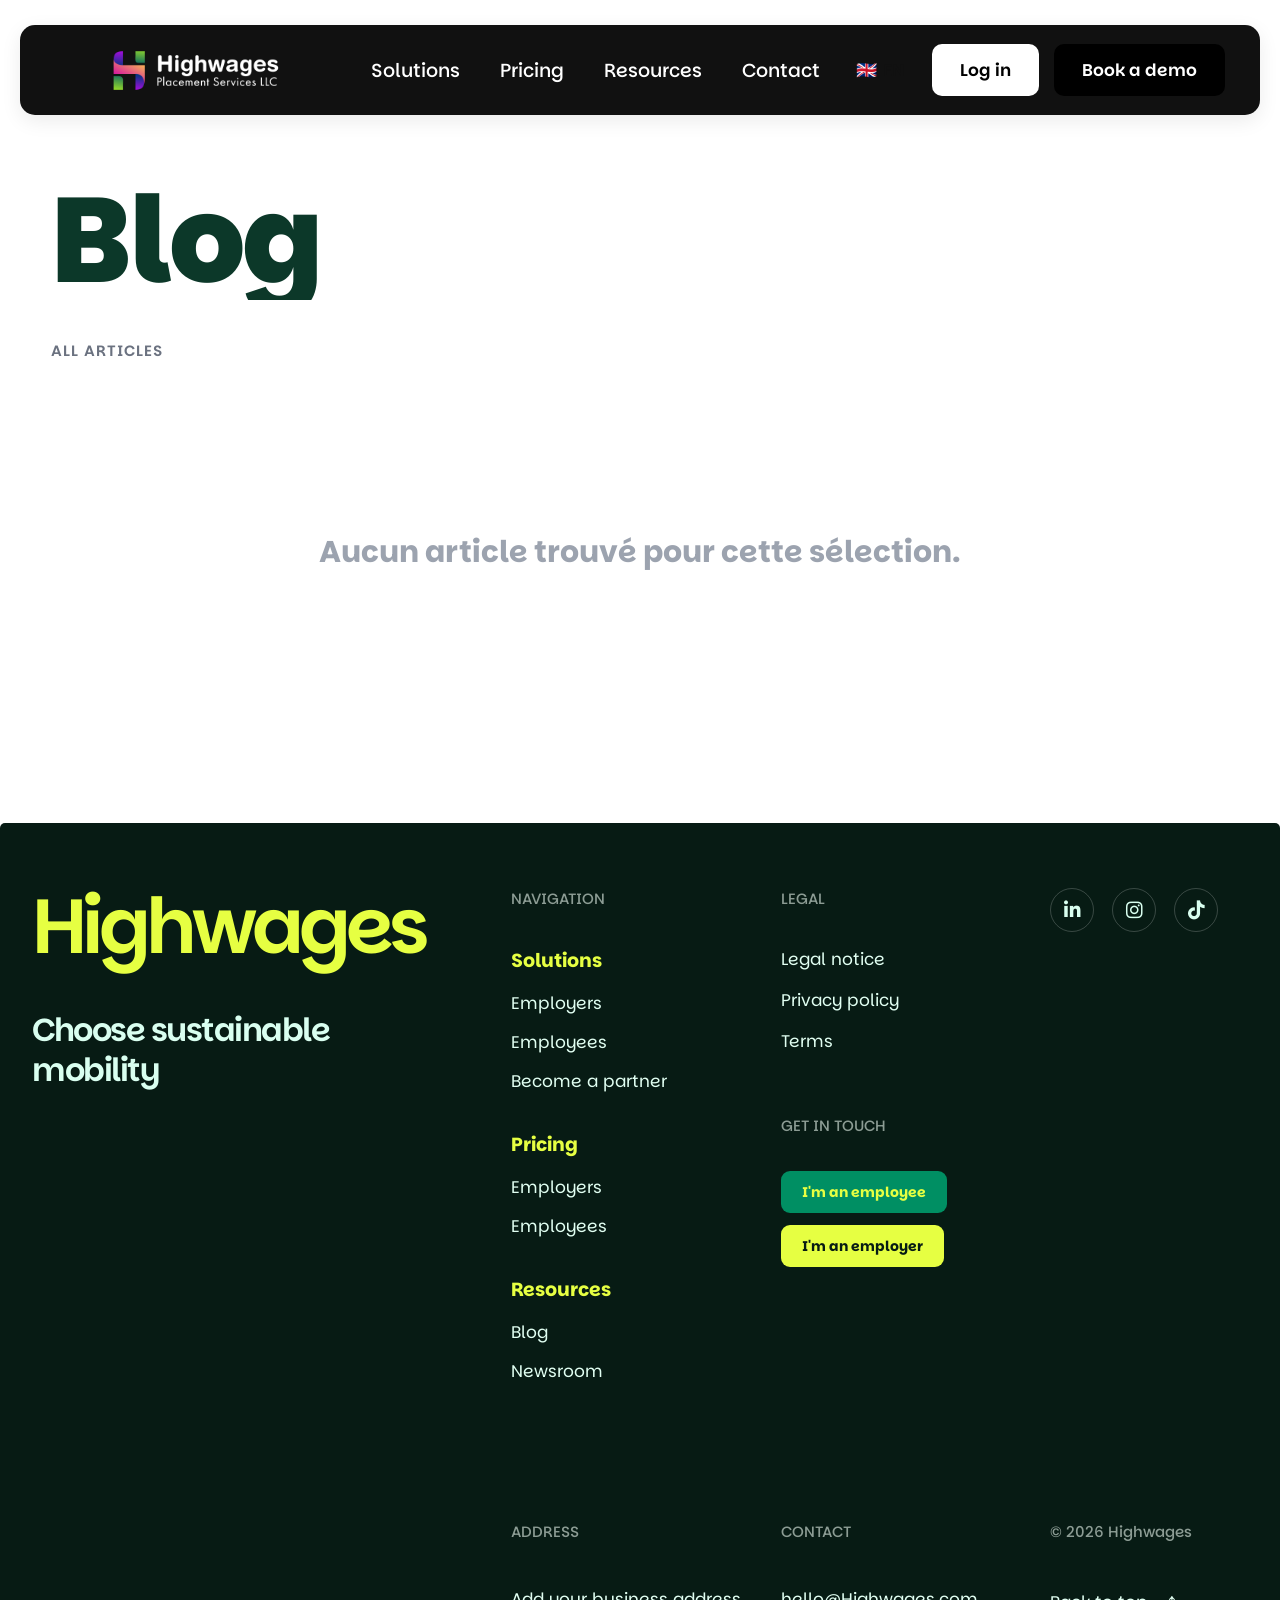
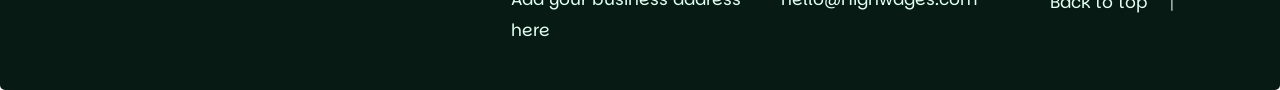
<file: resources/blog.html>
<!DOCTYPE html>
<html lang="en">
<head>
    <meta charset="UTF-8">
    <meta name="viewport" content="width=device-width, initial-scale=1.0">
    <title>Blog | Highwages Solutions</title>
    
    <!-- Google Font: Parkinsans -->
    <link rel="preconnect" href="https://fonts.googleapis.com">
    <link rel="preconnect" href="https://fonts.gstatic.com" crossorigin>
    <link href="https://fonts.googleapis.com/css2?family=Parkinsans:wght@300;400;500;600;700;800;900&display=swap" rel="stylesheet">
    
    <style>
        /* =========================================
           GLOBAL STYLES
           ========================================= */
        * {
            margin: 0;
            padding: 0;
            box-sizing: border-box;
        }

        html {
            scroll-behavior: smooth;
        }

        body {
            font-family: "Parkinsans", sans-serif;
            background-color: #ffffff; /* White background */
            color: #333333;
            overflow-x: hidden;
        }

        /* HEADER & FOOTER PLACEHOLDERS */
        #header-placeholder {
            width: 100%;
            position: absolute; 
            top: 0;
            left: 0;
            z-index: 1000;
            background: transparent; 
        }

        #footer-placeholder {
            display: block;
            width: 100%;
        }

        /* =========================================
           SPLIT TEXT ANIMATION
           ========================================= */
        .split-text .char {
            display: inline-block;
            transform: translateY(100%);
            opacity: 0;
            transition: transform 0.6s cubic-bezier(0.22, 1, 0.36, 1), opacity 0.6s ease;
        }
        
        .split-text.in-view .char {
            transform: translateY(0);
            opacity: 1;
        }

        /* =========================================
           BLOG SECTION STYLES
           ========================================= */
        .blog-container {
            max-width: 1400px;
            margin: 0 auto;
            padding: 180px 4% 100px; /* Top padding accounts for absolute header */
            min-height: 70vh;
        }

        .blog-title {
            font-family: "Parkinsans", sans-serif;
            font-size: clamp(60px, 10vw, 120px); /* Large text */
            font-weight: 900;
            color: #0c3829; /* Dark green/black */
            line-height: 1;
            letter-spacing: -3px;
            margin-bottom: 40px;
        }

        .blog-filter {
            font-size: 15px;
            font-weight: 600;
            color: #6b7280; /* Gray color */
            text-transform: uppercase;
            letter-spacing: 1px;
            padding-bottom: 20px;
        }

        .empty-state {
            text-align: center;
            padding: 150px 20px;
            display: flex;
            align-items: center;
            justify-content: center;
        }

        .empty-state h3 {
            font-family: "Parkinsans", sans-serif;
            font-size: clamp(22px, 3vw, 30px);
            font-weight: 700;
            color: #9ca3af; /* Light gray text for empty state */
        }

        @media (max-width: 768px) {
            .blog-container {
                padding-top: 140px;
            }
            .blog-title {
                letter-spacing: -1.5px;
            }
            .empty-state {
                padding: 100px 20px;
            }
        }
    </style>
</head>

<body>

    <!-- HEADER PLACEHOLDER -->
    <div id="header-placeholder"></div>

    <!-- MAIN BLOG SECTION -->
    <main class="blog-container">
        
        <!-- Animated Title -->
        <h1 class="blog-title split-text">Blog</h1>
        
        <!-- Subtitle / Filter -->
        <div class="blog-filter">All Articles</div>
        
        <!-- Empty State Message -->
        <div class="empty-state">
            <h3>Aucun article trouvé pour cette sélection.</h3>
        </div>

    </main>

    <!-- FOOTER PLACEHOLDER -->
    <div id="footer-placeholder"></div>

    <!-- JAVASCRIPT FOR HEADER/FOOTER -->
    <script>
        document.addEventListener("DOMContentLoaded", function() {
            // Fetch Header
            fetch('../components/header.html')
                .then(response => {
                    if (!response.ok) throw new Error('Header load nathi thayu!');
                    return response.text();
                })
                .then(data => {
                    document.getElementById('header-placeholder').innerHTML = data;
                })
                .catch(error => console.error("Header Error:", error));
            
            // Fetch Footer
            fetch('../components/footer.html')
                .then(response => {
                    if (!response.ok) throw new Error('Footer load nathi thayu!');
                    return response.text();
                })
                .then(data => {
                    document.getElementById('footer-placeholder').innerHTML = data;
                    
                    // Update year dynamically in footer if span exists
                    setTimeout(() => {
                        const yearSpan = document.getElementById('year');
                        if(yearSpan) {
                            yearSpan.textContent = new Date().getFullYear();
                        }
                    }, 500);
                })
                .catch(error => console.error("Footer Error:", error));
        });
    </script>

    <!-- JAVASCRIPT FOR SPLIT TEXT ANIMATION -->
    <script>
        document.addEventListener("DOMContentLoaded", function() {
            
            // 1. Split Text Preparation
            const splitTexts = document.querySelectorAll('.split-text');
            
            if (splitTexts.length > 0) {
                splitTexts.forEach(titleSplit => {
                    const words = titleSplit.innerHTML.split(/<br>|\s+/); 
                    titleSplit.innerHTML = '';
                    
                    words.forEach((word, wordIndex) => {
                        if (word === "") {
                            titleSplit.appendChild(document.createElement('br'));
                            return;
                        }
                        
                        const wordSpan = document.createElement('span');
                        wordSpan.style.display = 'inline-block';
                        wordSpan.style.overflow = 'hidden';
                        wordSpan.style.verticalAlign = 'top'; 
                        
                        const chars = word.split('');
                        chars.forEach((char, charIndex) => {
                            const charSpan = document.createElement('span');
                            charSpan.classList.add('char');
                            charSpan.innerText = char;
                            charSpan.style.transitionDelay = `${(wordIndex * 0.08) + (charIndex * 0.03)}s`; 
                            wordSpan.appendChild(charSpan);
                        });

                        titleSplit.appendChild(wordSpan);
                        titleSplit.appendChild(document.createTextNode('\u00A0')); 
                    });
                });
            }

            // 2. Add 'in-view' class immediately for the blog title on load
            setTimeout(() => {
                const heroTitle = document.querySelector('.blog-title');
                if(heroTitle) heroTitle.classList.add('in-view');
            }, 100);

        });
    </script>

</body>
</html>
</file>
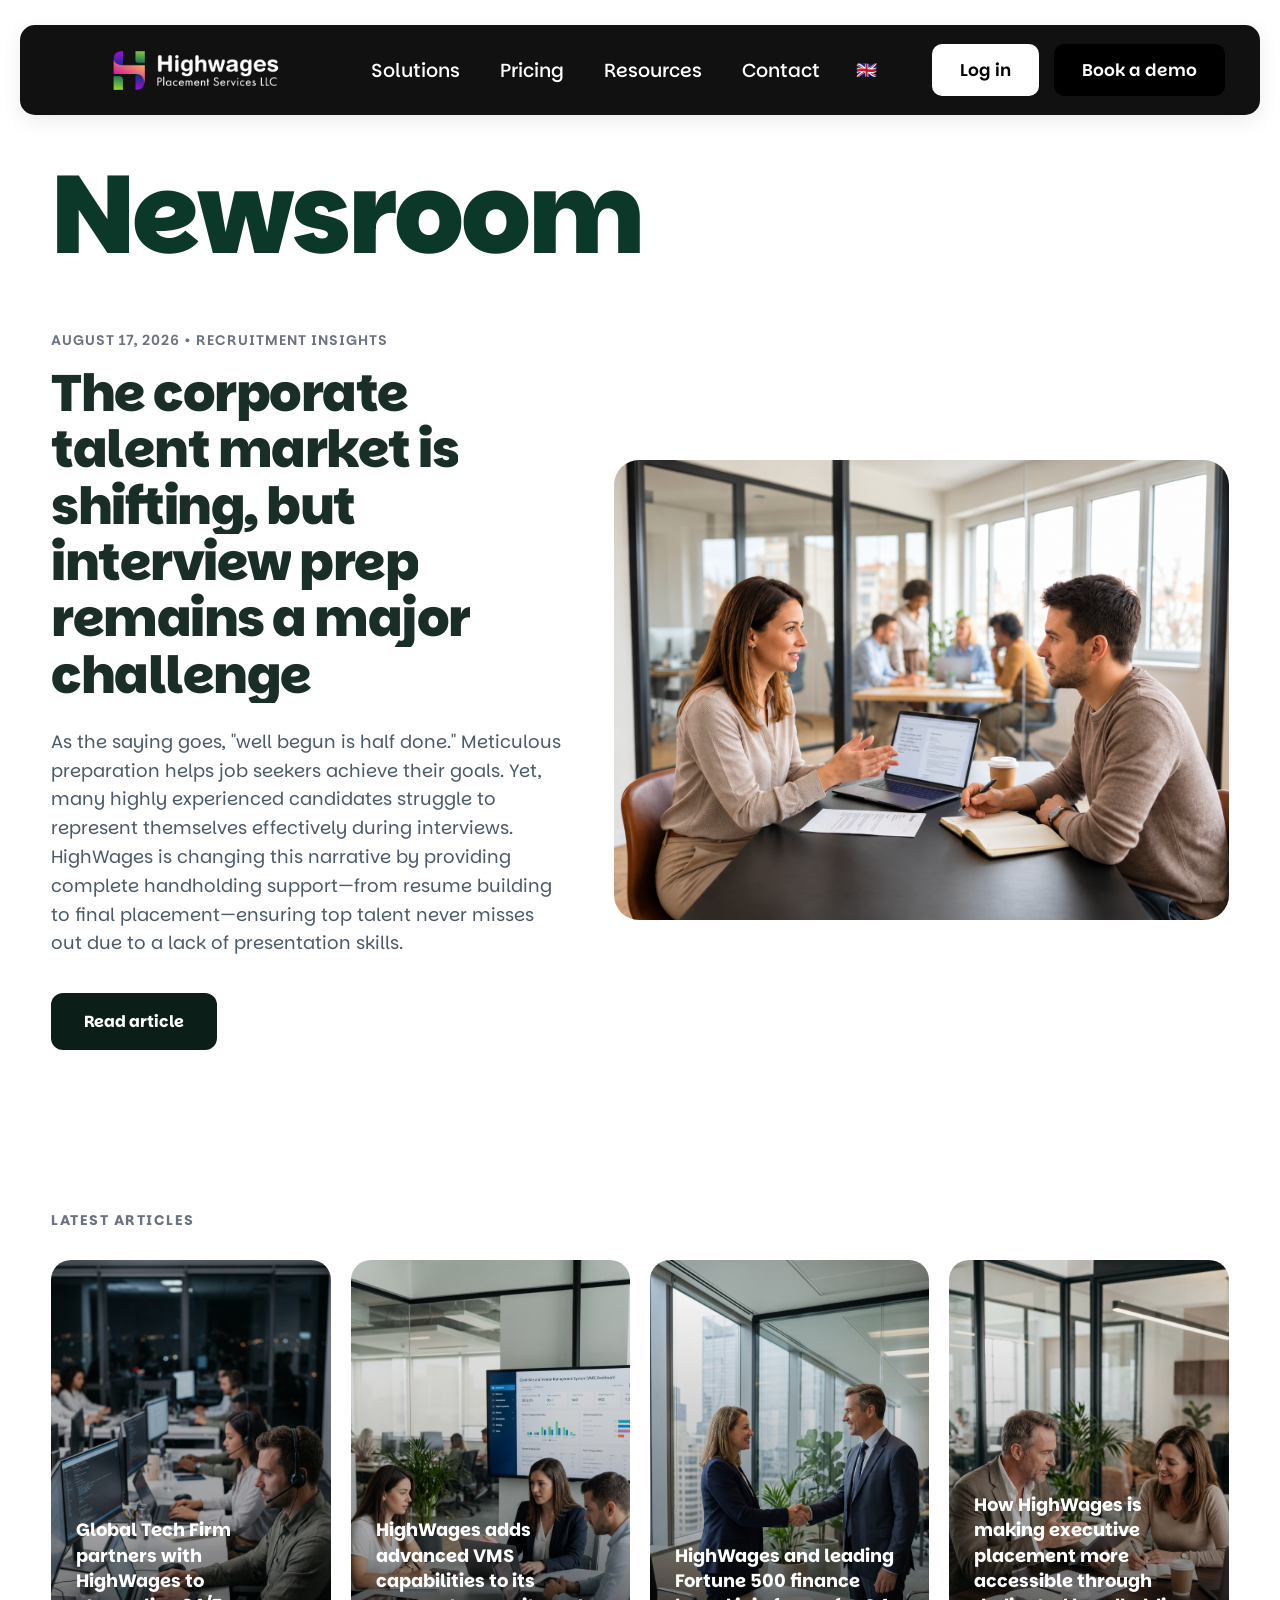
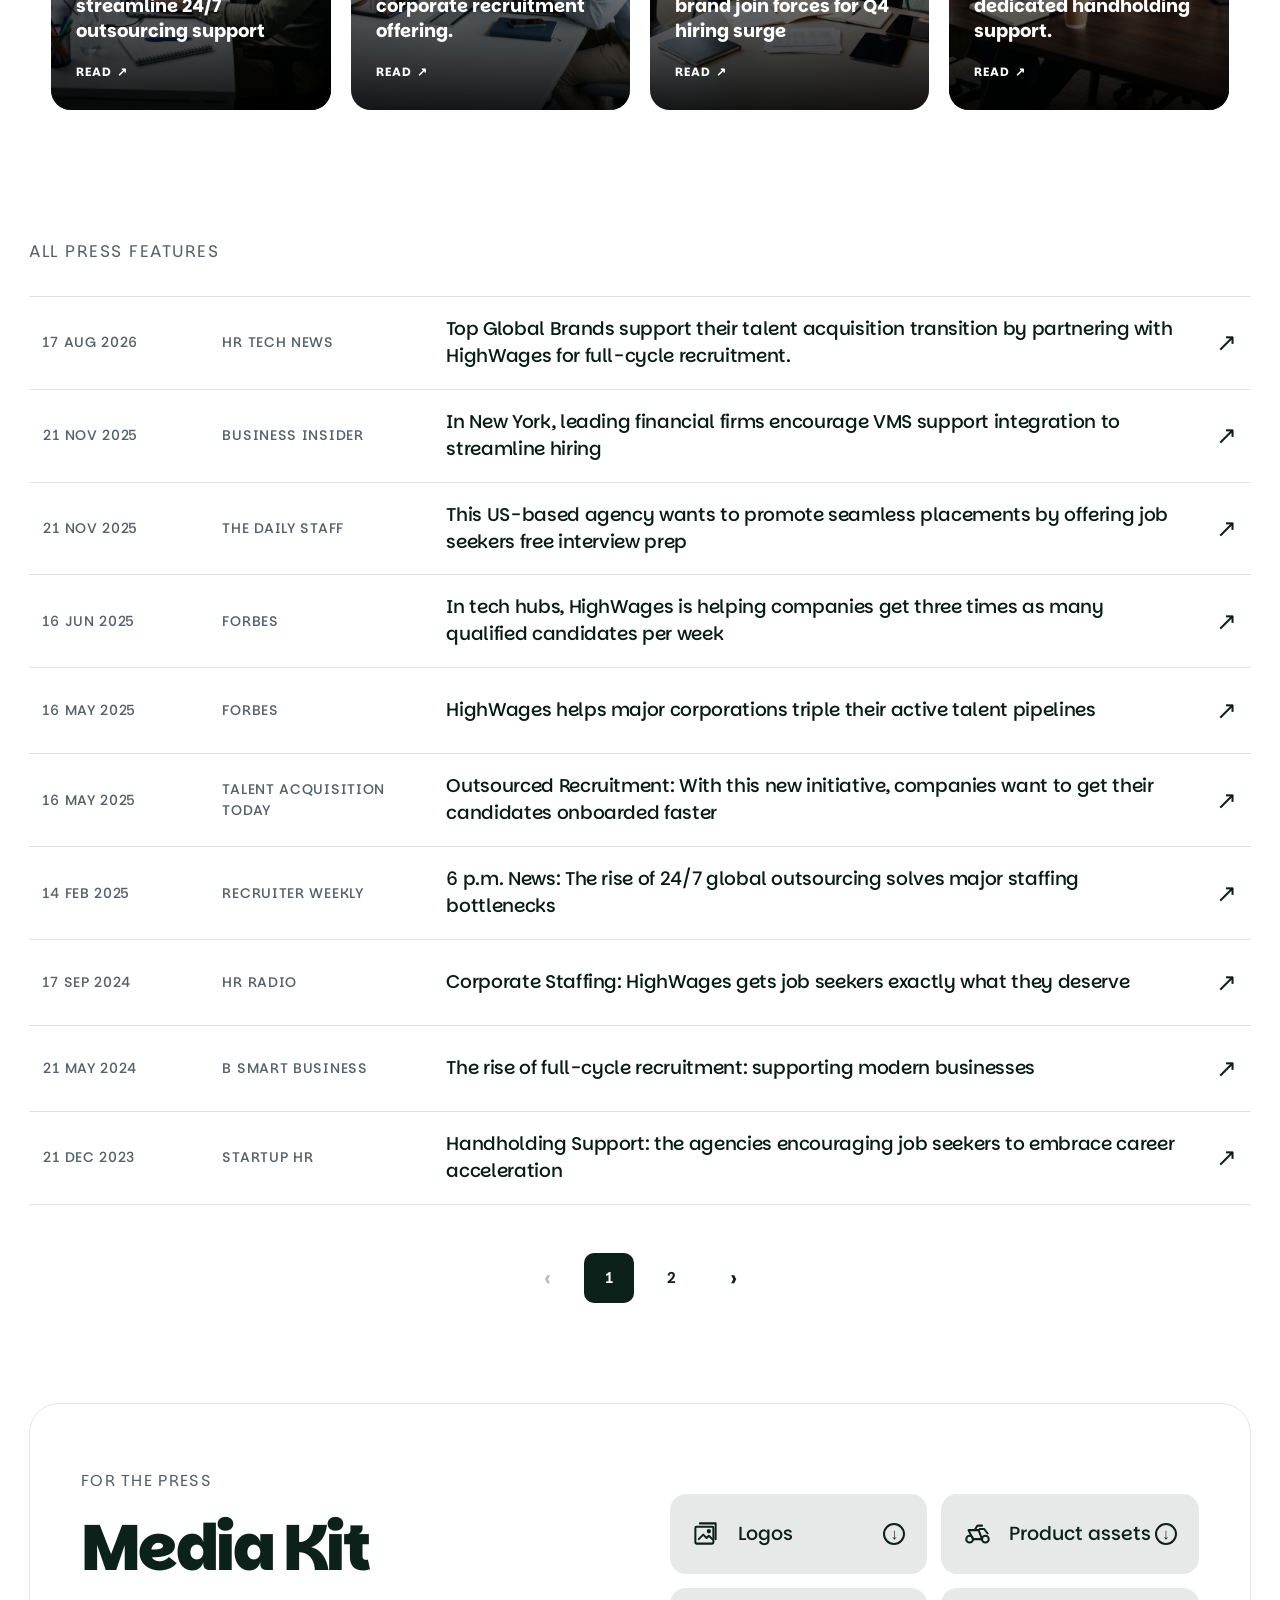
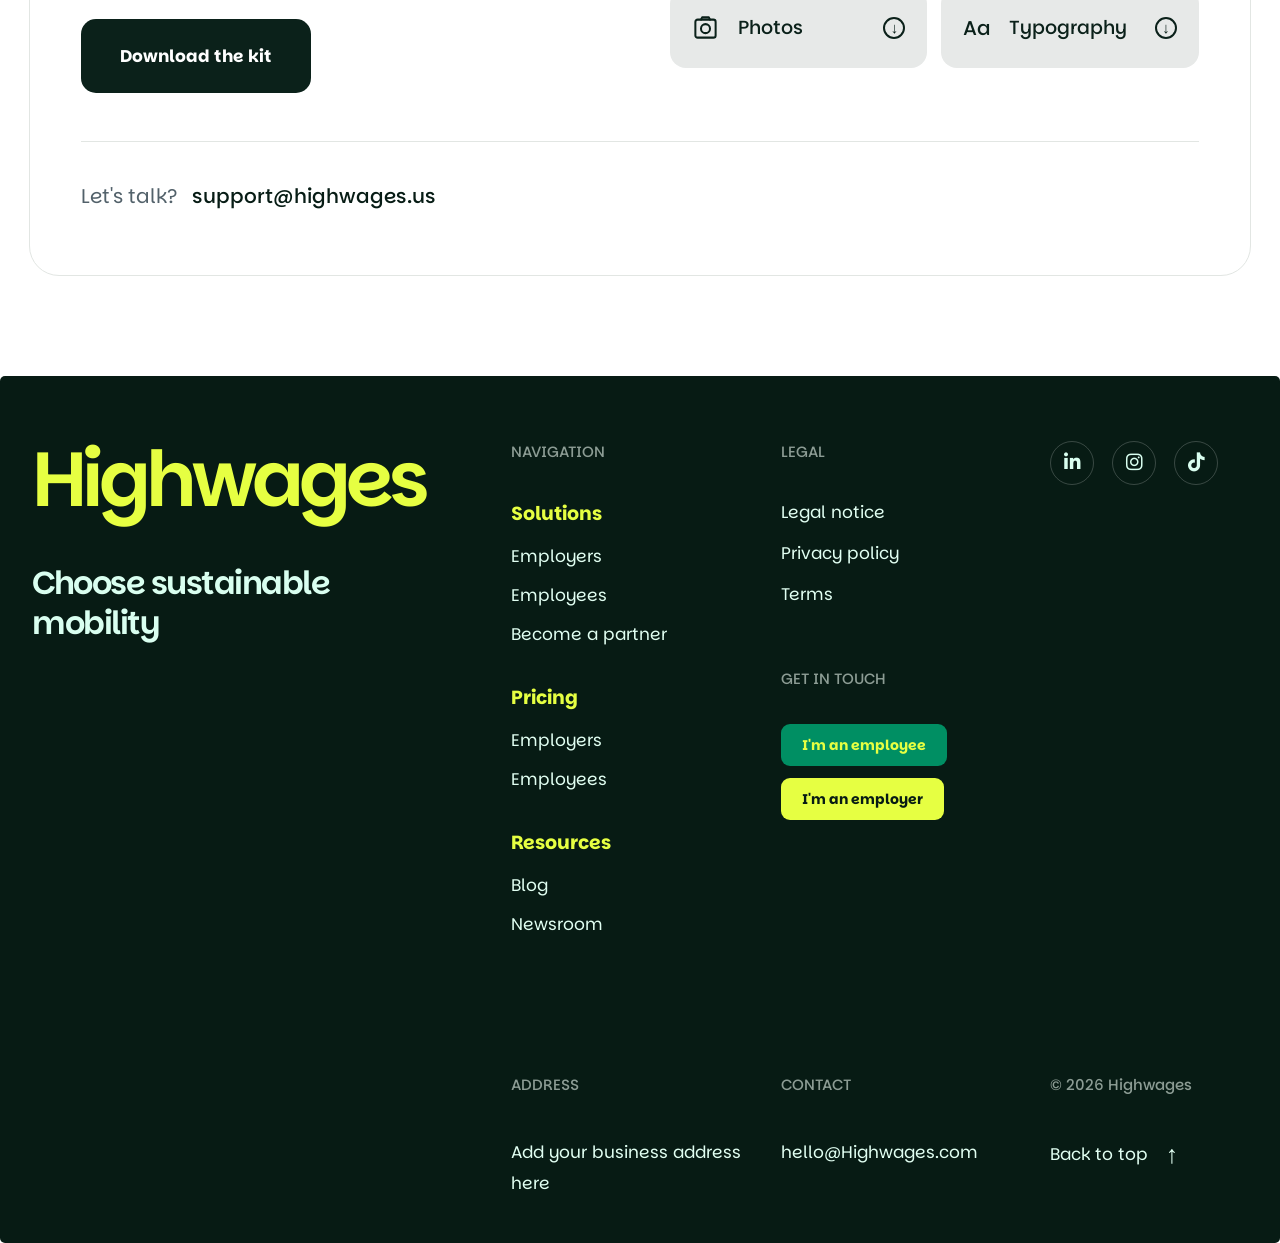
<file: resources/newsroom.html>
<!DOCTYPE html>
<html lang="en">
<head>
    <meta charset="UTF-8">
    <meta name="viewport" content="width=device-width, initial-scale=1.0">
    <title>Newsroom | Highwages Solutions</title>
    
    <!-- Google Font: Parkinsans -->
    <link rel="preconnect" href="https://fonts.googleapis.com">
    <link rel="preconnect" href="https://fonts.gstatic.com" crossorigin>
    <link href="https://fonts.googleapis.com/css2?family=Parkinsans:wght@300;400;500;600;700;800;900&display=swap" rel="stylesheet">
    
    <style>
        /* =========================================
           GLOBAL STYLES
           ========================================= */
        * {
            margin: 0;
            padding: 0;
            box-sizing: border-box;
        }

        html {
            scroll-behavior: smooth;
        }

        body {
            font-family: "Parkinsans", sans-serif;
            background-color: #ffffff; 
            color: #333333;
            overflow-x: hidden;
        }

        /* HEADER & FOOTER PLACEHOLDERS */
        #header-placeholder {
            width: 100%;
            position: absolute; 
            top: 0;
            left: 0;
            z-index: 1000;
            background: transparent; 
        }

        #footer-placeholder {
            display: block;
            width: 100%;
        }

        /* =========================================
           ANIMATIONS (SPLIT TEXT & FADE UP)
           ========================================= */
        .split-text .char {
            display: inline-block;
            transform: translateY(100%);
            opacity: 0;
            transition: transform 0.6s cubic-bezier(0.22, 1, 0.36, 1), opacity 0.6s ease;
        }
        
        .split-text.in-view .char {
            transform: translateY(0);
            opacity: 1;
        }

        .fade-up-text {
            opacity: 0;
            transform: translateY(30px);
            transition: opacity 0.8s ease, transform 0.8s cubic-bezier(0.22, 1, 0.36, 1);
        }

        .fade-up-text.in-view {
            opacity: 1;
            transform: translateY(0);
        }

        /* =========================================
           NEWSROOM HERO SECTION (SPACING FIXED)
           ========================================= */
        .newsroom-hero {
            padding: 160px 4% 80px; 
            max-width: 1800px; /* Full page width */
            margin: 0 auto;
        }

        .newsroom-title {
            font-family: "Parkinsans", sans-serif;
            font-size: clamp(60px, 9vw, 110px);
            font-weight: 900;
            color: #0c3829; 
            line-height: 1;
            letter-spacing: -3px;
            margin-bottom: 60px;
        }

        .featured-article {
            display: flex;
            align-items: center;
            justify-content: space-between;
            gap: 50px;
        }

        .article-content {
            flex: 1;
            max-width: 700px;
        }

        .article-meta {
            font-size: 14px;
            font-weight: 600;
            color: #6b7280; 
            text-transform: uppercase;
            letter-spacing: 1px;
            margin-bottom: 15px;
        }

        .article-title {
            font-family: "Parkinsans", sans-serif;
            font-size: clamp(35px, 4vw, 55px);
            font-weight: 800;
            line-height: 1.1;
            letter-spacing: -1.5px;
            color: #1a2e28;
            margin-bottom: 25px;
        }

        .article-excerpt {
            font-size: 18px;
            font-weight: 400;
            line-height: 1.6;
            color: #4a5a68;
            margin-bottom: 35px;
        }

        .read-btn {
            position: relative;
            overflow: hidden;
            display: inline-flex;
            align-items: center;
            justify-content: center;
            background-color: #0b1e18; 
            color: #ffffff;
            padding: 16px 32px;
            border-radius: 12px;
            font-size: 16px;
            font-weight: 700;
            text-decoration: none;
            border: 1px solid transparent;
            transition: color 0.4s ease, border-color 0.4s ease;
            z-index: 1;
        }

        .read-btn::before {
            content: "";
            position: absolute;
            top: 100%;
            left: 50%;
            transform: translateX(-50%) translateY(0);
            width: 250%;
            height: 250%;
            border-radius: 50%;
            background-color: #d1f34d; 
            transition: transform 0.5s ease-in-out;
            z-index: -1;
        }

        .read-btn:hover {
            color: #0b1e18;
            border-color: #0b1e18;
        }

        .read-btn:hover::before {
            transform: translateX(-50%) translateY(-50%);
        }

        .article-image-wrapper {
            flex: 1.2;
            width: 100%;
            border-radius: 25px;
            overflow: hidden;
            display: flex;
            position: relative; 
        }

        .article-image {
            width: 100%;
            height: auto;
            object-fit: cover;
            display: block;
            transition: transform 0.6s cubic-bezier(0.25, 1, 0.5, 1); 
        }

        .article-image-wrapper:hover .article-image {
            transform: scale(1.08); 
        }

        /* =========================================
           LATEST ARTICLES SECTION (SPACING FIXED)
           ========================================= */
        .latest-articles-section {
            padding: 80px 4% 120px;
            max-width: 1800px; /* Full page width */
            margin: 0 auto;
        }

        .section-label {
            font-size: 14px;
            font-weight: 700;
            color: #6b7280; 
            text-transform: uppercase;
            letter-spacing: 1.5px;
            margin-bottom: 30px;
        }

        .articles-grid {
            display: grid;
            grid-template-columns: repeat(4, 1fr); 
            gap: 20px;
        }

        .article-card {
            position: relative;
            display: block;
            border-radius: 20px;
            overflow: hidden;
            text-decoration: none;
            height: 450px; 
        }

        .card-image-wrapper {
            position: absolute;
            top: 0;
            left: 0;
            width: 100%;
            height: 100%;
            z-index: 1;
        }

        .card-image {
            width: 100%;
            height: 100%;
            object-fit: cover;
            transition: transform 0.6s cubic-bezier(0.25, 1, 0.5, 1); 
        }

        .card-overlay {
            position: absolute;
            top: 0;
            left: 0;
            width: 100%;
            height: 100%;
            background: linear-gradient(to top, rgba(0, 0, 0, 0.9) 0%, rgba(0, 0, 0, 0.3) 40%, rgba(0, 0, 0, 0) 100%);
            z-index: 2;
        }

        .card-content {
            position: absolute;
            bottom: 0;
            left: 0;
            width: 100%;
            padding: 30px 25px;
            z-index: 3;
            display: flex;
            flex-direction: column;
            justify-content: flex-end;
        }

        .card-title {
            font-family: "Parkinsans", sans-serif;
            font-size: 18px;
            font-weight: 700;
            color: #ffffff;
            line-height: 1.4;
            margin-bottom: 20px;
        }

        .card-read {
            font-size: 12px;
            font-weight: 700;
            color: #ffffff;
            text-transform: uppercase;
            letter-spacing: 1px;
            display: inline-flex;
            align-items: center;
        }

        .arrow {
            display: inline-block;
            margin-left: 5px;
            transition: transform 0.3s ease;
        }

        /* ==== HOVER EFFECTS ==== */
        .article-card:hover .card-image { transform: scale(1.08); }
        .article-card:hover .arrow { transform: translateX(5px); }

        /* Responsive */
        @media (max-width: 1200px) {
            .articles-grid { grid-template-columns: repeat(2, 1fr); }
            .featured-article { flex-direction: column; gap: 40px; }
            .article-content { max-width: 100%; }
            .article-image-wrapper { flex: 1; }
        }

        @media (max-width: 768px) {
            
            .newsroom-hero { 
                padding-top: 110px; 
                padding-bottom: 40px; 
            }
            
            .newsroom-title { 
                font-size: clamp(42px, 12vw, 55px); 
                letter-spacing: -1.5px; 
                margin-bottom: 30px; 
            }

            .featured-article {
                gap: 30px; 
            }

            .article-meta {
                font-size: 12px;
                margin-bottom: 15px;
            }

            .article-title {
                font-size: clamp(28px, 8vw, 35px); /* Readable mobile font size */
                margin-bottom: 20px;
                letter-spacing: -1px;
            }

            .article-excerpt {
                font-size: 16px;
                line-height: 1.5;
                margin-bottom: 30px;
            }
            
            .article-image-wrapper {
                border-radius: 16px; 
            }

            /* ==== Latest Articles Section (Existing code) ==== */
            .articles-grid { 
                grid-template-columns: 1fr; 
            }
            
            .article-card { 
                height: 350px; 
            }
        }

        /* =========================================
        ALL PRESS FEATURES SECTION
        ========================================= */

        .press-features-section {
            width: 100%;
            max-width: 1800px;
            margin: 0 auto;
            padding: 10px 2.3% 100px;
            color: #0b211a;
        }

        .press-features-label {
            font-size: 17px;
            line-height: 1.4;
            font-weight: 400;
            letter-spacing: 1.5px;
            text-transform: uppercase;
            color: #53616a;
            padding: 0 0 32px;
            border-bottom: 1px solid #e1e5e2;
        }

        /* Article Row */

        .press-feature-row {
            display: grid;
            grid-template-columns: 155px 200px minmax(0, 1fr) 32px;
            align-items: center;
            column-gap: 24px;
            min-height: 86px;
            padding: 19px 14px;
            border-bottom: 1px solid #e1e5e2;
            color: inherit;
            text-decoration: none;
            transition: background-color .35s ease, padding .35s ease;
            overflow: hidden;
        }

        .press-feature-date,
        .press-feature-source {
            font-size: 14px;
            line-height: 1.5;
            font-weight: 500;
            letter-spacing: .7px;
            text-transform: uppercase;
            color: #52616a;
            transition: color .35s ease, transform .4s ease;
        }

        /* Animated Headline */

        .press-feature-title-wrap {
            display: block;
            overflow: hidden;
        }

        .press-feature-title {
            display: block;
            font-size: clamp(17px, 1.45vw, 24px);
            line-height: 1.45;
            font-weight: 500;
            letter-spacing: -.35px;
            color: #071c15;
            transform: translateY(115%);
            opacity: 0;
            transition: color .35s ease,
                        transform .55s cubic-bezier(.22, 1, .36, 1);
        }

        .press-feature-row.is-visible .press-feature-title {
            transform: translateY(0);
            opacity: 1;
        }

        /* Arrow */

        .press-feature-arrow {
            justify-self: end;
            font-size: 25px;
            line-height: 1;
            color: #0b211a;
            transform: translate(0, 0);
            transition: transform .35s ease, color .35s ease;
        }

        /* Hover Effects */

        .press-feature-row:hover {
            background: #f3f8e9;
            padding-left: 22px;
            padding-right: 22px;
        }

        .press-feature-row:hover .press-feature-date,
        .press-feature-row:hover .press-feature-source {
            color: #587d21;
            transform: translateX(3px);
        }

        .press-feature-row:hover .press-feature-title {
            color: #426b18;
            transform: translate(8px, 0);
        }

        .press-feature-row:hover .press-feature-arrow {
            color: #426b18;
            transform: translate(5px, -5px);
        }

        /* Pagination */

        .press-pagination {
            display: flex;
            justify-content: center;
            align-items: center;
            gap: 12px;
            margin-top: 48px;
        }

        .press-page-btn {
            width: 50px;
            height: 50px;
            display: inline-flex;
            align-items: center;
            justify-content: center;
            border: 0;
            border-radius: 10px;
            background: transparent;
            color: #0b211a;
            font-family: inherit;
            font-size: 15px;
            font-weight: 600;
            cursor: pointer;
            transition: color .25s ease,
                        background-color .25s ease,
                        transform .25s ease;
        }

        .press-page-btn:hover:not(:disabled) {
            background: #e9f6b4;
            transform: translateY(-3px);
        }

        .press-page-btn.active {
            background: #0b211a;
            color: #fff;
        }

        .press-page-btn.active:hover {
            background: #d6fa42;
            color: #0b211a;
        }

        .press-page-btn:disabled {
            color: #b9c0bc;
            cursor: not-allowed;
        }

        .press-page-btn.arrow-btn {
            font-size: 23px;
        }

        /* Tablet Responsive */

        @media (max-width: 900px) {
            .press-feature-row {
                grid-template-columns: 130px 150px minmax(0, 1fr) 24px;
                column-gap: 15px;
            }

            .press-features-section {
                padding-left: 3%;
                padding-right: 3%;
            }
        }

        /* Mobile Responsive */
        @media (max-width: 650px) {
            .press-features-section {
                padding: 20px 5% 70px;
            }

            .press-features-label {
                font-size: 12px;
                padding-bottom: 15px;
                letter-spacing: 1px;
            }

            .press-feature-row {
                grid-template-columns: 1fr 20px;
                grid-template-rows: auto auto; /* 1st row Date, 2nd row Title */
                gap: 6px 12px;
                padding: 20px 0;
                min-height: auto;
            }

            .press-feature-date {
                grid-column: 1;
                grid-row: 1;
                font-size: 11px;
            }

            .press-feature-source {
                display: none; 
            }

            .press-feature-title-wrap {
                grid-column: 1;
                grid-row: 2;
                margin-top: 2px;
            }

            .press-feature-title {
                font-size: 15px;
                line-height: 1.4;
            }

            .press-feature-arrow {
                grid-column: 2;
                grid-row: 2;
                align-self: start; 
                font-size: 20px;
                margin-top: 2px;
            }

            .press-feature-row:hover {
                padding-left: 0; 
                padding-right: 0;
                background: transparent;
            }

            .press-pagination {
                margin-top: 32px;
                gap: 5px;
            }

            .press-page-btn {
                width: 43px;
                height: 43px;
            }
        }

        @media (prefers-reduced-motion: reduce) {
            .press-feature-title,
            .press-feature-row,
            .press-feature-arrow,
            .press-page-btn {
                transition: none !important;
            }
        }

        /* =========================================
        MEDIA KIT SECTION
        ========================================= */

        .media-kit-section {
            width: calc(100% - 4.5%);
            max-width: 1800px;
            margin: 0 auto 100px;
            padding: 65px 4%;
            border: 1px solid #e2e6e3;
            border-radius: 30px;
            background: #ffffff;
            color: #0b211a;
        }

        /* Main Layout */

        .media-kit-main {
            display: grid;
            grid-template-columns: 1fr 1fr;
            align-items: center;
            gap: 60px;
        }

        /* Left Content */

        .media-kit-label {
            font-size: 16px;
            font-weight: 400;
            letter-spacing: 1.3px;
            color: #52616a;
            text-transform: uppercase;
            margin-bottom: 22px;
        }

        .media-kit-heading {
            font-size: clamp(48px, 5vw, 68px);
            line-height: 1.05;
            font-weight: 800;
            letter-spacing: -2.5px;
            color: #0b211a;
            margin-bottom: 38px;
        }

        /* Download Kit Button */

        .media-kit-download {
            position: relative;
            display: inline-flex;
            align-items: center;
            justify-content: center;
            padding: 23px 39px;
            min-height: 74px;
            border-radius: 15px;
            background: #0b211a;
            color: #ffffff;
            font-family: inherit;
            font-size: 17px;
            font-weight: 700;
            text-decoration: none;
            overflow: hidden;
            isolation: isolate;
            transition: color .4s ease;
        }

        .media-kit-download::before {
            content: "";
            position: absolute;
            inset: 0;
            background: #d9ff3f;
            transform: translateY(101%);
            transition: transform .45s cubic-bezier(.76, 0, .24, 1);
            z-index: -1;
        }

        .media-kit-download:hover::before {
            transform: translateY(0);
        }

        .media-kit-download:hover {
            color: #0b211a;
        }

        /* Right Asset Grid */

        .media-kit-assets {
            display: grid;
            grid-template-columns: repeat(2, minmax(0, 1fr));
            gap: 14px;
        }

        /* Individual Asset Button */

        .media-kit-asset {
            position: relative;
            display: flex;
            align-items: center;
            justify-content: space-between;
            gap: 12px;
            min-height: 80px;
            padding: 18px 22px;
            border-radius: 16px;
            background: #e7e9e8;
            color: #0b211a;
            text-decoration: none;
            overflow: hidden;
            isolation: isolate;
            transition: color .35s ease;
        }

        .media-kit-asset::before {
            content: "";
            position: absolute;
            inset: 0;
            background: #d9ff3f;
            transform: scaleX(0);
            transform-origin: left;
            transition: transform .45s cubic-bezier(.76, 0, .24, 1);
            z-index: -1;
        }

        .media-kit-asset:hover::before {
            transform: scaleX(1);
        }

        /* Asset Left Side */

        .media-kit-asset-left {
            display: flex;
            align-items: center;
            gap: 18px;
            min-width: 0;
        }

        .media-kit-asset-icon {
            display: flex;
            align-items: center;
            justify-content: center;
            flex-shrink: 0;
            width: 28px;
            height: 28px;
        }

        .media-kit-asset-icon svg {
            width: 27px;
            height: 27px;
            fill: none;
            stroke: currentColor;
            stroke-width: 1.8;
            stroke-linecap: round;
            stroke-linejoin: round;
        }

        .media-kit-asset-name {
            font-size: 19px;
            font-weight: 500;
            white-space: nowrap;
        }

        /* Download Arrow */

        .media-kit-asset-arrow {
            display: flex;
            align-items: center;
            justify-content: center;
            flex-shrink: 0;
            width: 22px;
            height: 22px;
            border: 2px solid currentColor;
            border-radius: 50%;
            font-size: 15px;
            line-height: 1;
            transition: transform .35s ease;
        }

        .media-kit-asset:hover .media-kit-asset-arrow {
            transform: translateY(3px);
        }

        /* Bottom Contact Area */

        .media-kit-contact {
            display: flex;
            align-items: center;
            gap: 15px;
            margin-top: 48px;
            padding-top: 40px;
            border-top: 1px solid #e2e6e3;
            font-size: 20px;
            flex-wrap: wrap;
        }

        .media-kit-contact-label {
            color: #52616a;
            font-weight: 400;
        }

        .media-kit-email {
            color: #071c15;
            text-decoration: none;
            font-weight: 500;
            transition: color .3s ease;
        }

        .media-kit-email:hover {
            color: #789d00;
        }

        /* Responsive */

        @media (max-width: 900px) {

            .media-kit-main {
                grid-template-columns: 1fr;
                gap: 45px;
            }

            .media-kit-heading {
                font-size: 55px;
            }

        }

        /* Mobile Responsive for Media Kit */
        @media (max-width: 600px) {
            .media-kit-section {
                width: 100%;
                padding: 20px 5% 60px;
                border: none; 
                border-radius: 0;
                margin-bottom: 0;
                background: transparent;
            }

            .media-kit-main {
                gap: 30px;
            }
            
            .media-kit-label {
                font-size: 12px;
                letter-spacing: 1px;
                margin-bottom: 15px;
            }

            .media-kit-heading {
                font-size: 36px;
                margin-bottom: 25px;
                letter-spacing: -1.5px;
            }

            .media-kit-download {
                min-height: 54px;
                padding: 14px 28px;
                font-size: 15px;
                border-radius: 10px;
            }

            .media-kit-assets {
                grid-template-columns: 1fr;
                gap: 15px;
                margin-top: 10px;
            }

            .media-kit-asset {
                min-height: 65px;
                padding: 15px 20px;
                border-radius: 12px;
            }

            .media-kit-asset-left {
                gap: 15px;
            }

            .media-kit-asset-name {
                font-size: 15px;
            }

            .media-kit-contact {
                margin-top: 35px;
                padding-top: 25px;
                font-size: 14px;
                flex-direction: column; 
                align-items: flex-start;
                gap: 8px;
            }
        }

    </style>
</head>

<body>

    <!-- HEADER PLACEHOLDER -->
    <div id="header-placeholder"></div>

    <!-- NEWSROOM HERO SECTION -->
    <main class="newsroom-hero">
        
        <h1 class="newsroom-title split-text">Newsroom</h1>
        
        <div class="featured-article">
            
            <div class="article-content">
                <div class="article-meta fade-up-text" style="transition-delay: 0.1s;">August 17, 2026 • RECRUITMENT INSIGHTS</div>
                
                <h2 class="article-title split-text">The corporate talent<br>market is shifting, but<br>interview prep remains<br>a major challenge</h2>
                
                <p class="article-excerpt fade-up-text" style="transition-delay: 0.3s;">
                    As the saying goes, "well begun is half done." Meticulous preparation helps job seekers achieve their goals. Yet, many highly experienced candidates struggle to represent themselves effectively during interviews. HighWages is changing this narrative by providing complete handholding support—from resume building to final placement—ensuring top talent never misses out due to a lack of presentation skills.
                </p>
                
                <a href="#" class="read-btn fade-up-text" style="transition-delay: 0.4s;">Read article</a>
            </div>

            <div class="article-image-wrapper fade-up-text" style="transition-delay: 0.2s;">
                <img src="/images/newsroom.png" alt="Corporate professionals in a meeting" class="article-image">
            </div>

        </div>

    </main>

    <!-- LATEST ARTICLES SECTION -->
    <section class="latest-articles-section">
        <h3 class="section-label">LATEST ARTICLES</h3>
        
        <div class="articles-grid">
            
            <a href="#" class="article-card">
                <div class="card-image-wrapper">
                    <img src="/images/global_tech_outsourcing.png" alt="Global tech company partners with HighWages" class="card-image">
                    <div class="card-overlay"></div>
                </div>
                <div class="card-content">
                    <h4 class="card-title">Global Tech Firm partners with HighWages to streamline 24/7 outsourcing support</h4>
                    <span class="card-read">READ <span class="arrow">↗</span></span>
                </div>
            </a>

            <a href="#" class="article-card">
                <div class="card-image-wrapper">
                    <img src="/images/vms_capabilities.png" alt="HighWages expands VMS capabilities" class="card-image">
                    <div class="card-overlay"></div>
                </div>
                <div class="card-content">
                    <h4 class="card-title">HighWages adds advanced VMS capabilities to its corporate recruitment offering.</h4>
                    <span class="card-read">READ <span class="arrow">↗</span></span>
                </div>
            </a>

            <a href="#" class="article-card">
                <div class="card-image-wrapper">
                    <img src="/images/q4_hiring_surge.png" alt="HighWages and leading finance brand join forces" class="card-image">
                    <div class="card-overlay"></div>
                </div>
                <div class="card-content">
                    <h4 class="card-title">HighWages and leading Fortune 500 finance brand join forces for Q4 hiring surge</h4>
                    <span class="card-read">READ <span class="arrow">↗</span></span>
                </div>
            </a>

            <a href="#" class="article-card">
                <div class="card-image-wrapper">
                    <img src="/images/executive_prep_coaching.png" alt="HighWages making executive placement accessible" class="card-image">
                    <div class="card-overlay"></div>
                </div>
                <div class="card-content">
                    <h4 class="card-title">How HighWages is making executive placement more accessible through dedicated handholding support.</h4>
                    <span class="card-read">READ <span class="arrow">↗</span></span>
                </div>
            </a>

        </div>
    </section>

    <!-- =========================================
     ALL PRESS FEATURES SECTION
    ========================================= -->

    <section class="press-features-section">

        <h2 class="press-features-label">
            ALL PRESS FEATURES
        </h2>

        <div class="press-features-list" id="pressFeaturesList">
        </div>

        <!-- Pagination -->

        <nav class="press-pagination">

            <button
                class="press-page-btn arrow-btn"
                id="pressPrev"
                type="button"
                aria-label="Previous page">
                ‹
            </button>

            <div id="pressPageNumbers"
                style="display:flex; gap:12px; align-items:center;">
            </div>

            <button
                class="press-page-btn arrow-btn"
                id="pressNext"
                type="button"
                aria-label="Next page">
                ›
            </button>

        </nav>

    </section>

    <!-- =========================================
     MEDIA KIT SECTION
    ========================================= -->

    <section class="media-kit-section">
        <div class="media-kit-main">

            <!-- LEFT CONTENT -->
            <div class="media-kit-content">
                <p class="media-kit-label">
                    FOR THE PRESS
                </p>

                <h2 class="media-kit-heading">
                    Media Kit
                </h2>

                <a href="#" class="media-kit-download">
                    Download the kit
                </a>

            </div>

            <!-- RIGHT ASSET BUTTONS -->

            <div class="media-kit-assets">
                <!-- LOGOS -->

                <a href="#" class="media-kit-asset">
                    <span class="media-kit-asset-left">
                        <span class="media-kit-asset-icon">
                            <svg viewBox="0 0 24 24">
                                <rect x="3" y="6" width="16" height="15" rx="1"></rect>
                                <path d="M7 3h14v14"></path>
                                <path d="m6 17 4-4 3 3 2-2 3 3"></path>
                                <circle cx="15" cy="10" r="1"></circle>
                            </svg>
                        </span>

                        <span class="media-kit-asset-name">
                            Logos
                        </span>

                    </span>

                    <span class="media-kit-asset-arrow">
                        ↓
                    </span>

                </a>

                <!-- PRODUCT ASSETS -->

                <a href="#" class="media-kit-asset">
                    <span class="media-kit-asset-left">
                        <span class="media-kit-asset-icon">
                            <svg viewBox="0 0 24 24">
                                <circle cx="5" cy="17" r="3"></circle>
                                <circle cx="19" cy="17" r="3"></circle>
                                <path d="M8 17h8l-3-8H9"></path>
                                <path d="m8 17-4-8h5"></path>
                                <path d="M13 5h3"></path>
                                <path d="M14 8h4l3 4"></path>
                                <path d="M12 5l-2 3"></path>
                            </svg>
                        </span>

                        <span class="media-kit-asset-name">
                            Product assets
                        </span>

                    </span>

                    <span class="media-kit-asset-arrow">
                        ↓
                    </span>

                </a>

                <!-- PHOTOS -->

                <a href="#" class="media-kit-asset">
                    <span class="media-kit-asset-left">

                        <span class="media-kit-asset-icon">
                            <svg viewBox="0 0 24 24">
                                <rect x="3" y="5" width="18" height="16" rx="2"></rect>
                                <circle cx="12" cy="13" r="4"></circle>
                                <path d="M8 5l1-2h6l1 2"></path>
                            </svg>
                        </span>

                        <span class="media-kit-asset-name">
                            Photos
                        </span>

                    </span>

                    <span class="media-kit-asset-arrow">
                        ↓
                    </span>

                </a>
                <!-- TYPOGRAPHY -->

                <a href="#" class="media-kit-asset">
                    <span class="media-kit-asset-left">

                        <span class="media-kit-asset-icon"
                            style="font-size:20px; font-weight:500;">
                            Aa
                        </span>

                        <span class="media-kit-asset-name">
                            Typography
                        </span>

                    </span>

                    <span class="media-kit-asset-arrow">
                        ↓
                    </span>
                </a>
            </div>
        </div>


        <!-- CONTACT DETAILS -->

        <div class="media-kit-contact">
            <span class="media-kit-contact-label">
                Let's talk?
            </span>

            <a href="mailto:support@highwages.us"
            class="media-kit-email">
                support@highwages.us
            </a>

        </div>

    </section>

    <!-- FOOTER PLACEHOLDER -->
    <div id="footer-placeholder"></div>

    <!-- JAVASCRIPT FOR HEADER/FOOTER -->
    <script>
        document.addEventListener("DOMContentLoaded", function() {
            fetch('../components/header.html')
                .then(response => {
                    if (!response.ok) throw new Error('Header load nathi thayu!');
                    return response.text();
                })
                .then(data => {
                    document.getElementById('header-placeholder').innerHTML = data;
                })
                .catch(error => console.error("Header Error:", error));
            
            fetch('../components/footer.html')
                .then(response => {
                    if (!response.ok) throw new Error('Footer load nathi thayu!');
                    return response.text();
                })
                .then(data => {
                    document.getElementById('footer-placeholder').innerHTML = data;
                    
                    setTimeout(() => {
                        const yearSpan = document.getElementById('year');
                        if(yearSpan) {
                            yearSpan.textContent = new Date().getFullYear();
                        }
                    }, 500);
                })
                .catch(error => console.error("Footer Error:", error));
        });
    </script>

    <!-- JAVASCRIPT FOR ANIMATIONS -->
    <script>
        document.addEventListener("DOMContentLoaded", function() {
            
            const splitTexts = document.querySelectorAll('.split-text');
            if (splitTexts.length > 0) {
                splitTexts.forEach(titleSplit => {
                    const words = titleSplit.innerHTML.split(/<br>|\s+/); 
                    titleSplit.innerHTML = '';
                    
                    words.forEach((word, wordIndex) => {
                        if (word === "") {
                            titleSplit.appendChild(document.createElement('br'));
                            return;
                        }
                        const wordSpan = document.createElement('span');
                        wordSpan.style.display = 'inline-block';
                        wordSpan.style.overflow = 'hidden';
                        wordSpan.style.verticalAlign = 'top'; 
                        
                        const chars = word.split('');
                        chars.forEach((char, charIndex) => {
                            const charSpan = document.createElement('span');
                            charSpan.classList.add('char');
                            charSpan.innerText = char;
                            charSpan.style.transitionDelay = `${(wordIndex * 0.08) + (charIndex * 0.02)}s`; 
                            wordSpan.appendChild(charSpan);
                        });

                        titleSplit.appendChild(wordSpan);
                        titleSplit.appendChild(document.createTextNode('\u00A0')); 
                    });
                });
            }

            const observerOptions = {
                root: null,
                rootMargin: '0px',
                threshold: 0.15 
            };

            const mainObserver = new IntersectionObserver((entries) => {
                entries.forEach(entry => {
                    if (entry.isIntersecting) {
                        entry.target.classList.add('in-view');
                    }
                });
            }, observerOptions);

            const animatedElements = document.querySelectorAll('.split-text, .fade-up-text');
            animatedElements.forEach(el => mainObserver.observe(el));

            setTimeout(() => {
                const heroTitle = document.querySelector('.newsroom-title');
                if(heroTitle) heroTitle.classList.add('in-view');
            }, 100);

        });
    </script>

    <script>
document.addEventListener("DOMContentLoaded", function () {

    // ALL PRESS ARTICLES
    const pressArticles = [
        {
            date: "17 AUG 2026",
            source: "HR TECH NEWS",
            title: "Top Global Brands support their talent acquisition transition by partnering with HighWages for full-cycle recruitment.",
            link: "#"
        },
        {
            date: "21 NOV 2025",
            source: "BUSINESS INSIDER",
            title: "In New York, leading financial firms encourage VMS support integration to streamline hiring",
            link: "#"
        },
        {
            date: "21 NOV 2025",
            source: "THE DAILY STAFF",
            title: "This US-based agency wants to promote seamless placements by offering job seekers free interview prep",
            link: "#"
        },
        {
            date: "16 JUN 2025",
            source: "FORBES",
            title: "In tech hubs, HighWages is helping companies get three times as many qualified candidates per week",
            link: "#"
        },
        {
            date: "16 MAY 2025",
            source: "FORBES",
            title: "HighWages helps major corporations triple their active talent pipelines",
            link: "#"
        },
        {
            date: "16 MAY 2025",
            source: "TALENT ACQUISITION TODAY",
            title: "Outsourced Recruitment: With this new initiative, companies want to get their candidates onboarded faster",
            link: "#"
        },
        {
            date: "14 FEB 2025",
            source: "RECRUITER WEEKLY",
            title: "6 p.m. News: The rise of 24/7 global outsourcing solves major staffing bottlenecks",
            link: "#"
        },
        {
            date: "17 SEP 2024",
            source: "HR RADIO",
            title: "Corporate Staffing: HighWages gets job seekers exactly what they deserve",
            link: "#"
        },
        {
            date: "21 MAY 2024",
            source: "B SMART BUSINESS",
            title: "The rise of full-cycle recruitment: supporting modern businesses",
            link: "#"
        },
        {
            date: "21 DEC 2023",
            source: "STARTUP HR",
            title: "Handholding Support: the agencies encouraging job seekers to embrace career acceleration",
            link: "#"
        },
        {
            date: "26 SEP 2023",
            source: "THE CORPORATE TIMES",
            title: "Great idea: getting my resume optimized for free before the big interview",
            link: "#"
        },
        {
            date: "25 SEP 2023",
            source: "THE CORPORATE TIMES",
            title: "End of traditional job boards: “We’re seeing a real shift” towards curated agency sourcing",
            link: "#"
        },
        {
            date: "21 SEP 2023",
            source: "HR TRENDS",
            title: "HighWages announces expansion of their Admin and VMS support divisions",
            link: "#"
        },
        {
            date: "20 JUN 2023",
            source: "CHALLENGES",
            title: "How dedicated career placement is becoming a popular choice for senior executives",
            link: "#"
        },
        {
            date: "17 SEP 2021",
            source: "STAFFING NOW",
            title: "HighWages helps candidates switch industries with customized skill mapping.",
            link: "#"
        }
    ];


    // PAGINATION SETTINGS

    const itemsPerPage = 10;

    let currentPage = 1;

    const totalPages = Math.ceil(
        pressArticles.length / itemsPerPage
    );

    const list = document.getElementById("pressFeaturesList");

    const pageNumbers = document.getElementById("pressPageNumbers");

    const prev = document.getElementById("pressPrev");

    const next = document.getElementById("pressNext");


    // RENDER ARTICLES

    function renderPressPage(page) {

        currentPage = page;

        const start = (page - 1) * itemsPerPage;

        const visibleArticles = pressArticles.slice(
            start,
            start + itemsPerPage
        );

        list.innerHTML = visibleArticles.map((article, index) => `

            <a
                class="press-feature-row"
                href="${article.link}"
                target="_blank"
                rel="noopener noreferrer"
                style="transition-delay:${index * 35}ms"
            >

                <span class="press-feature-date">
                    ${article.date}
                </span>

                <span class="press-feature-source">
                    ${article.source}
                </span>

                <span class="press-feature-title-wrap">

                    <span class="press-feature-title">
                        ${article.title}
                    </span>

                </span>

                <span class="press-feature-arrow">
                    ↗
                </span>

            </a>

        `).join("");


        // PAGE NUMBER BUTTONS

        pageNumbers.innerHTML = "";

        for (let i = 1; i <= totalPages; i++) {

            const button = document.createElement("button");

            button.type = "button";

            button.className =
                "press-page-btn" +
                (i === currentPage ? " active" : "");

            button.textContent = i;

            button.setAttribute(
                "aria-label",
                "Go to page " + i
            );

            button.addEventListener("click", function () {

                renderPressPage(i);

            });

            pageNumbers.appendChild(button);

        }


        // PREVIOUS / NEXT BUTTONS

        prev.disabled = currentPage === 1;

        next.disabled = currentPage === totalPages;


        // TEXT ANIMATION

        requestAnimationFrame(() => {

            list.querySelectorAll(".press-feature-row")
                .forEach((row, index) => {

                    setTimeout(() => {

                        row.classList.add("is-visible");

                    }, 80 + index * 65);

                });

        });

    }


    // PREVIOUS PAGE

    prev.addEventListener("click", function () {

        if (currentPage > 1) {

            renderPressPage(currentPage - 1);

        }

    });


    // NEXT PAGE

    next.addEventListener("click", function () {

        if (currentPage < totalPages) {

            renderPressPage(currentPage + 1);

        }

    });


    // INITIAL PAGE

    renderPressPage(1);

});
</script>
</body>
</html>
</file>
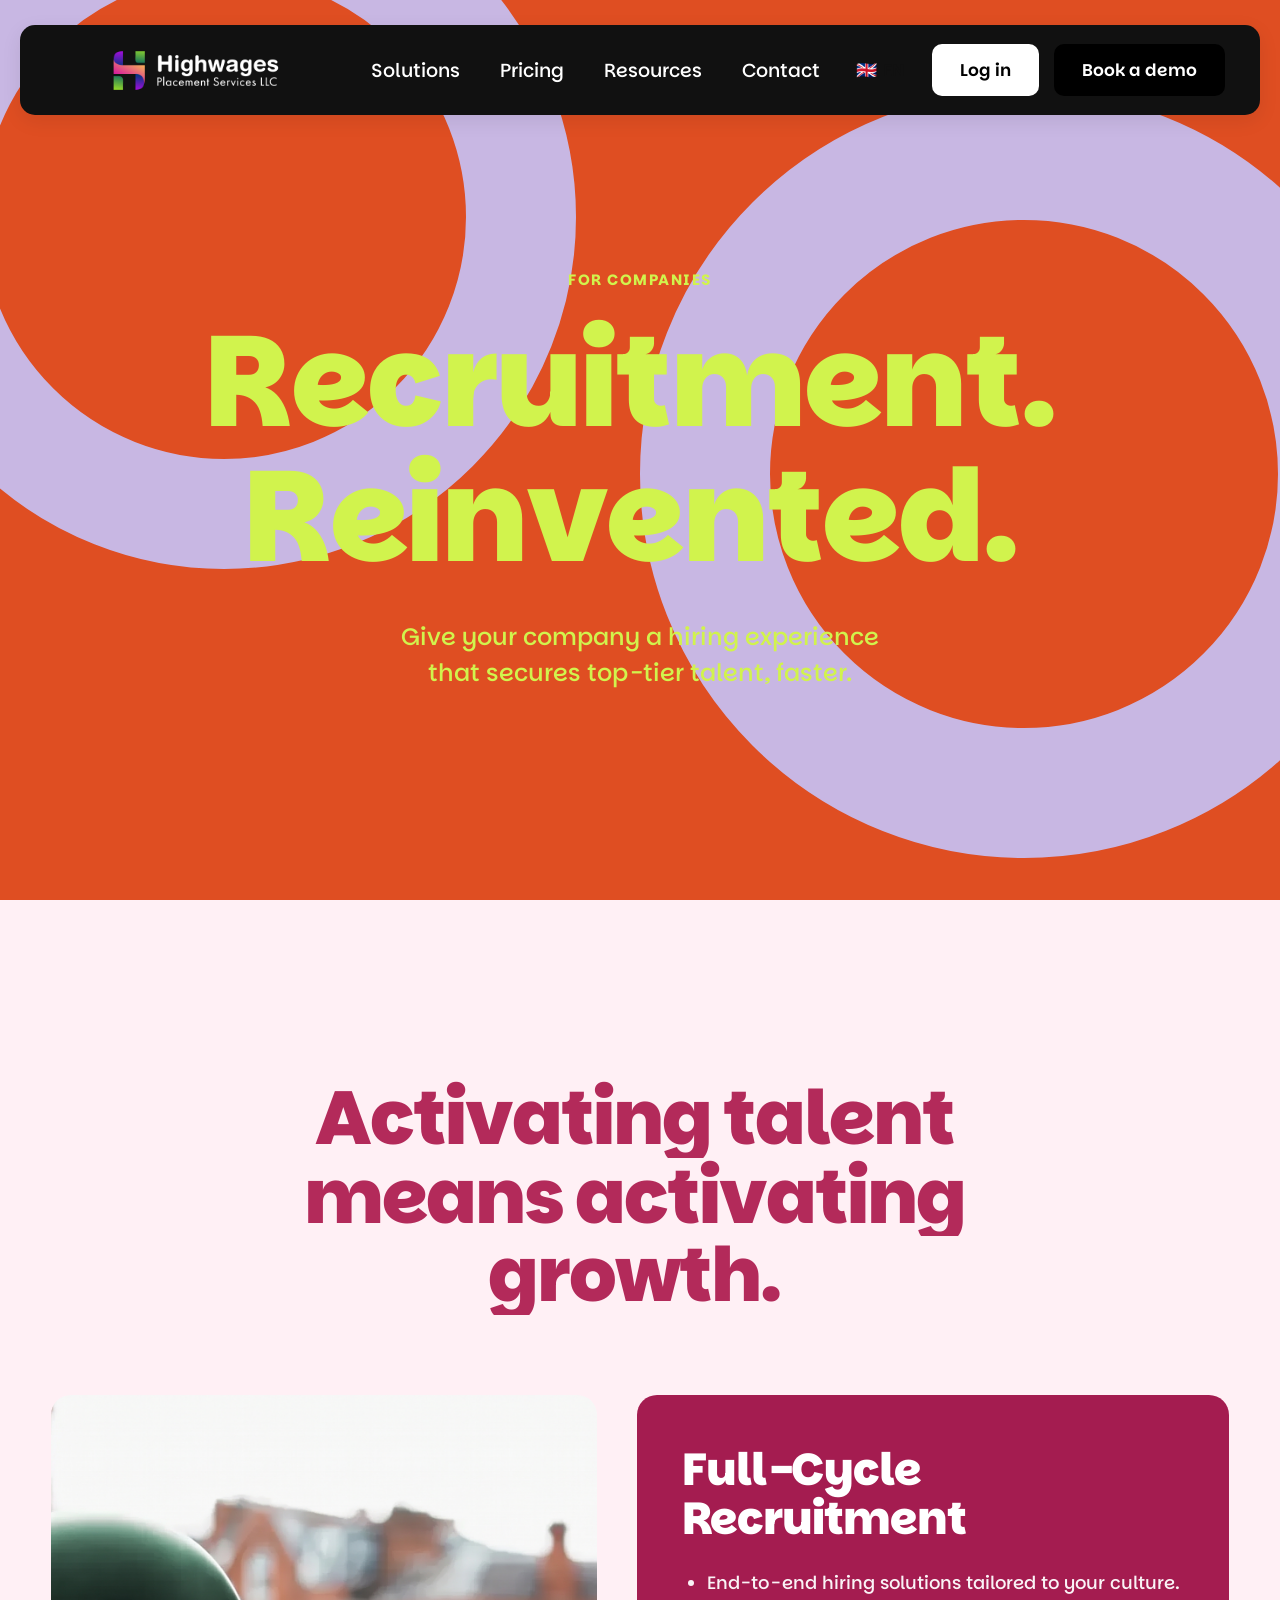
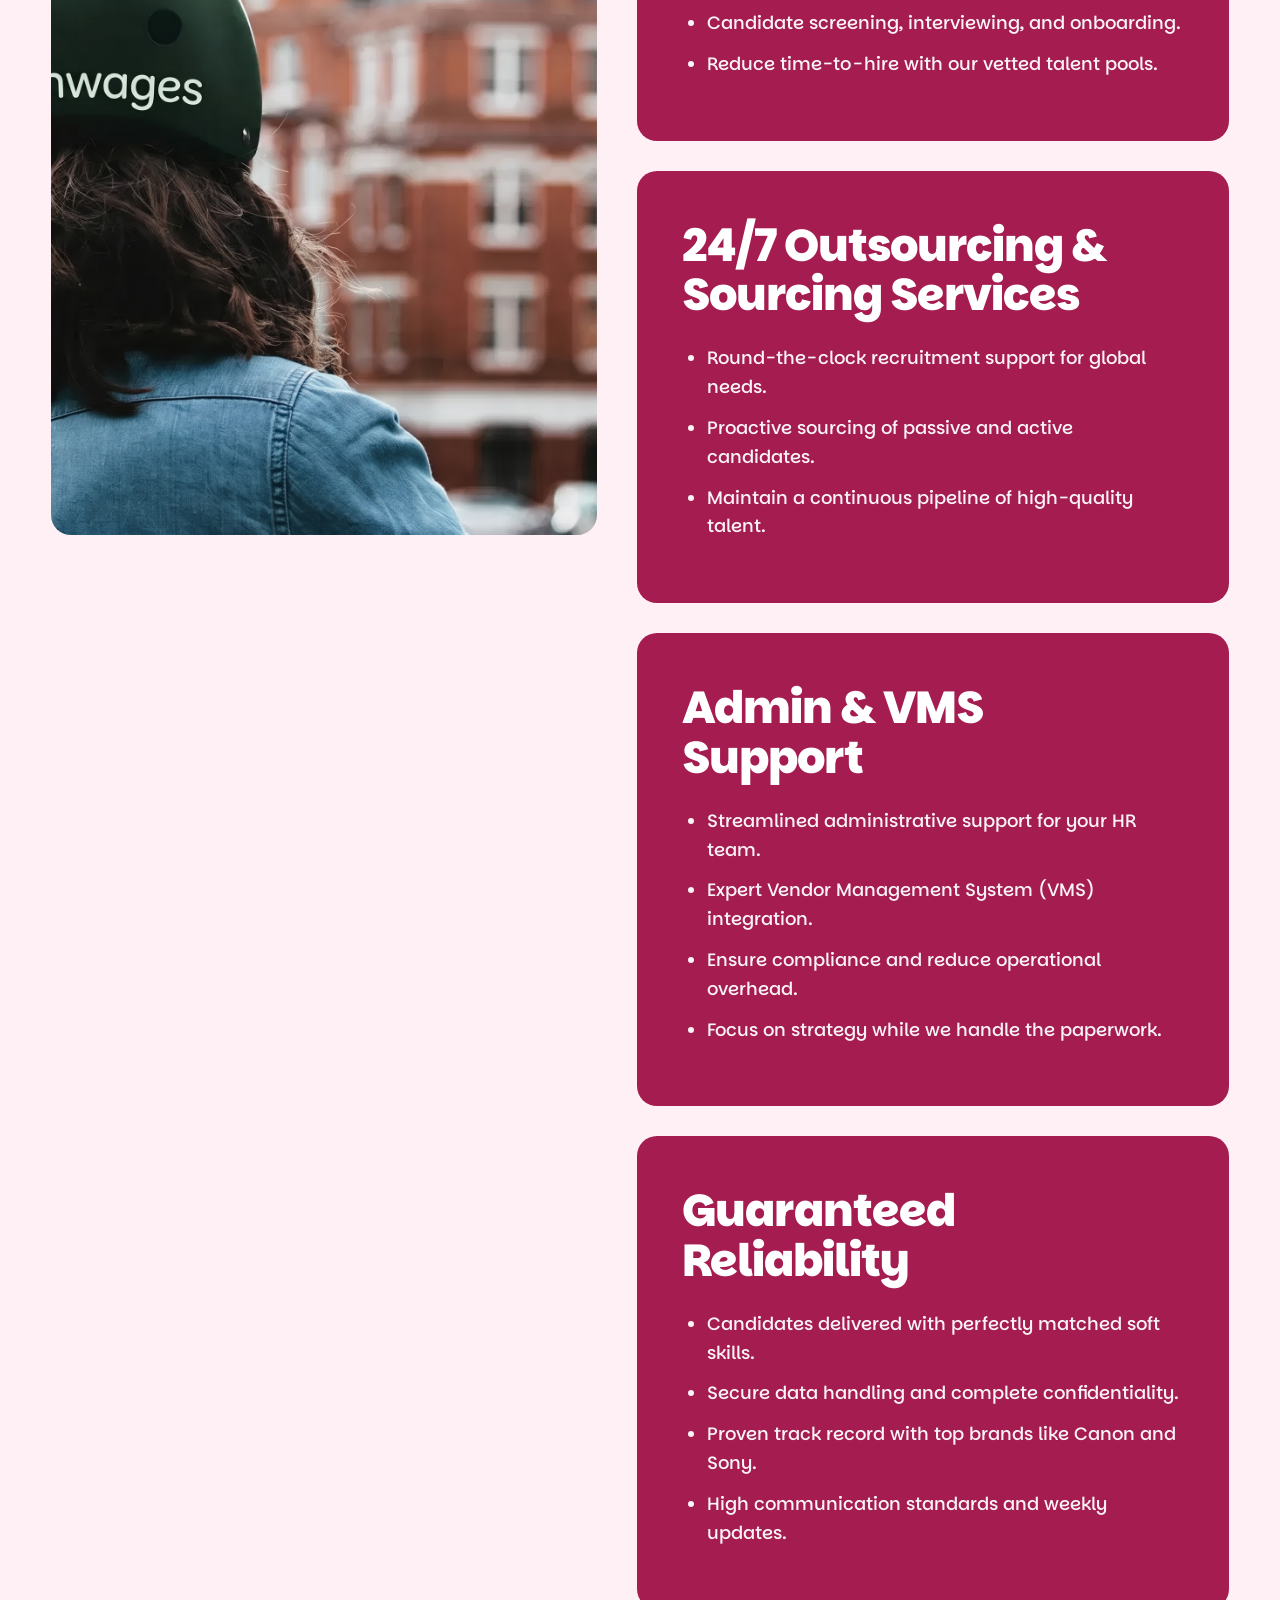
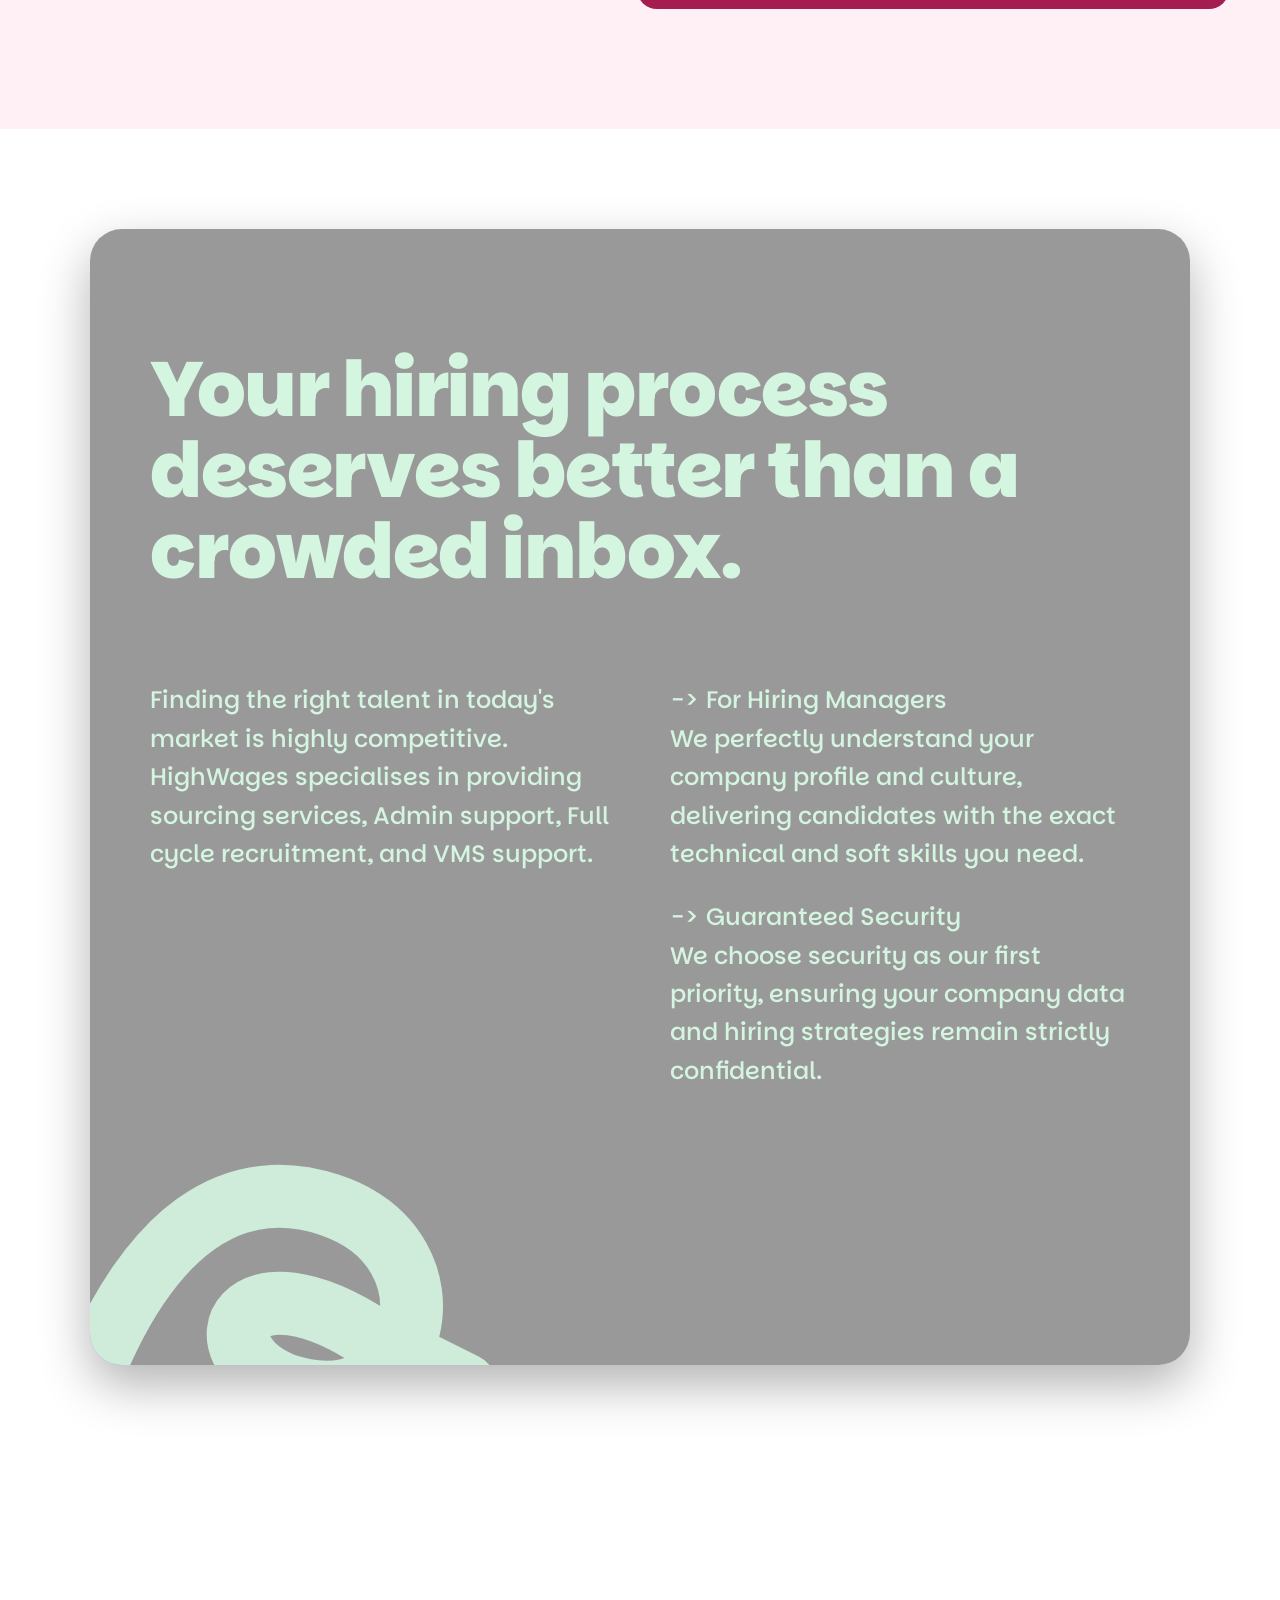
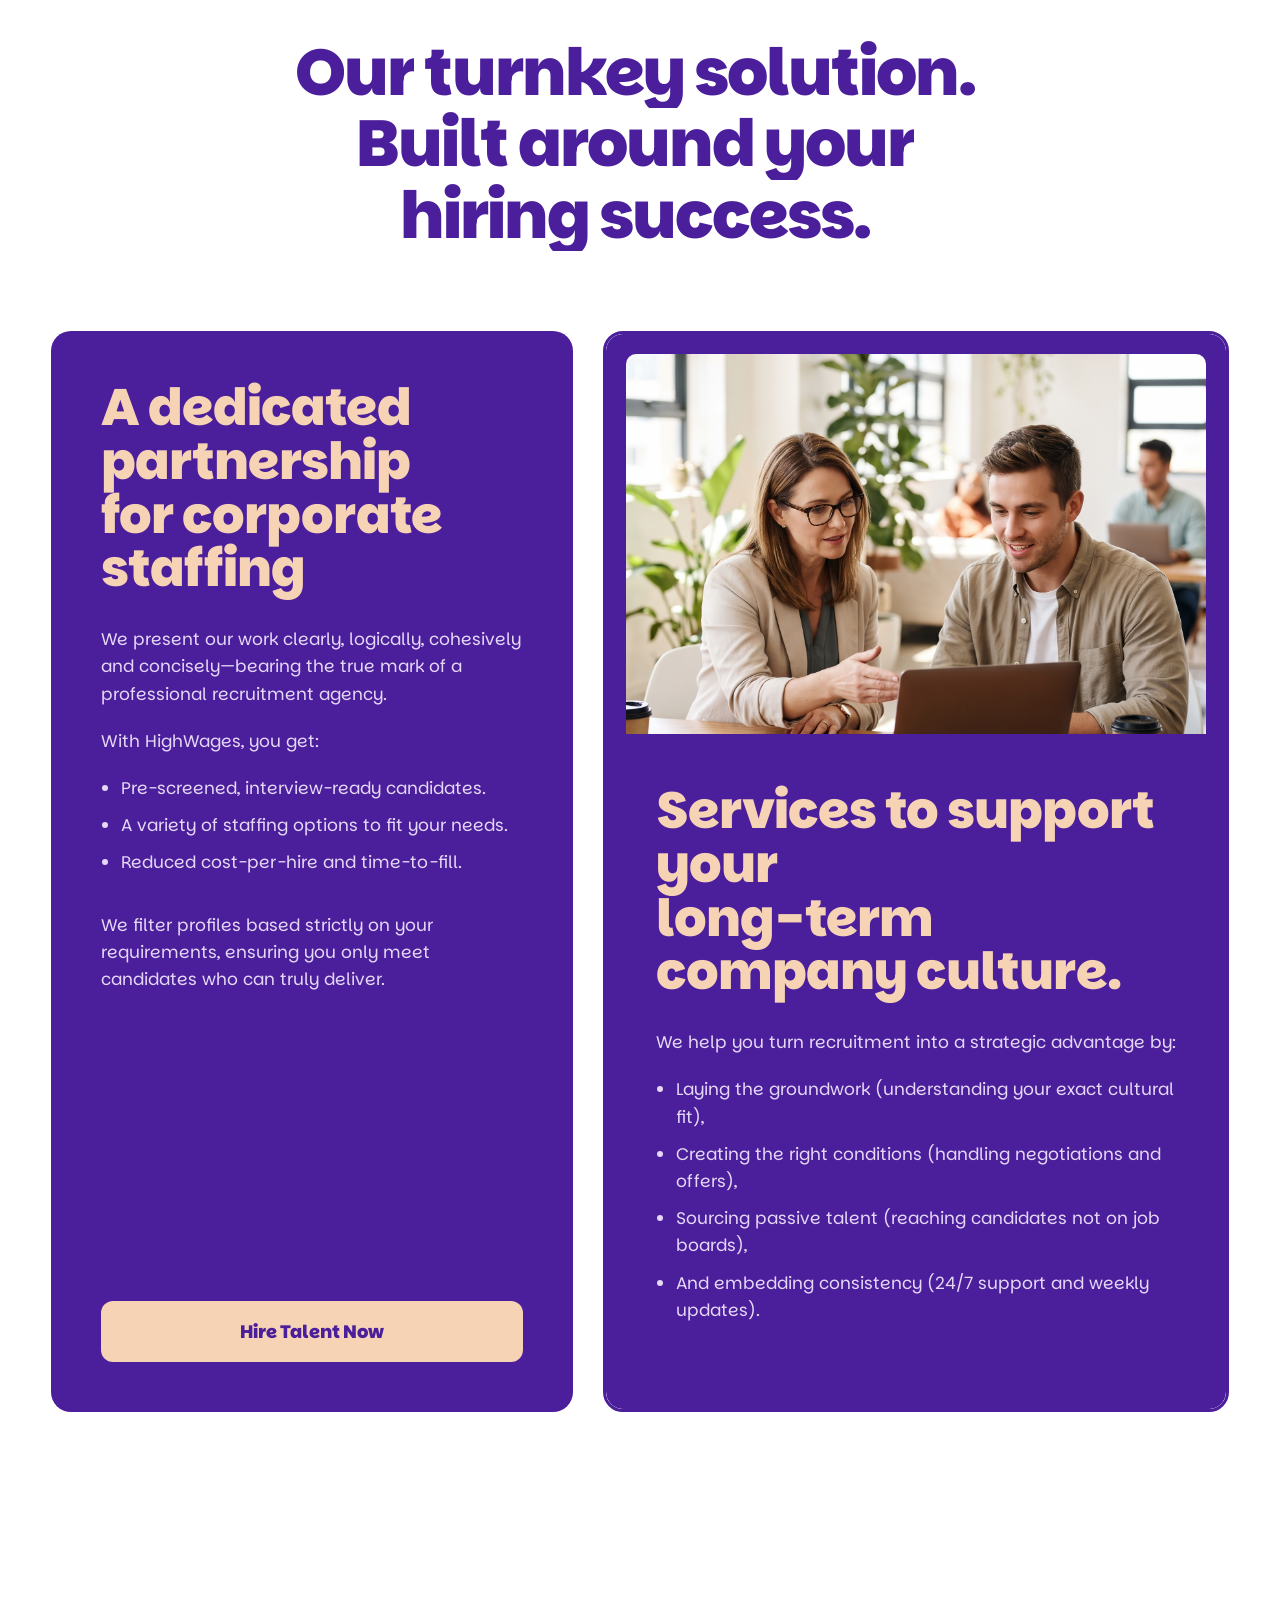
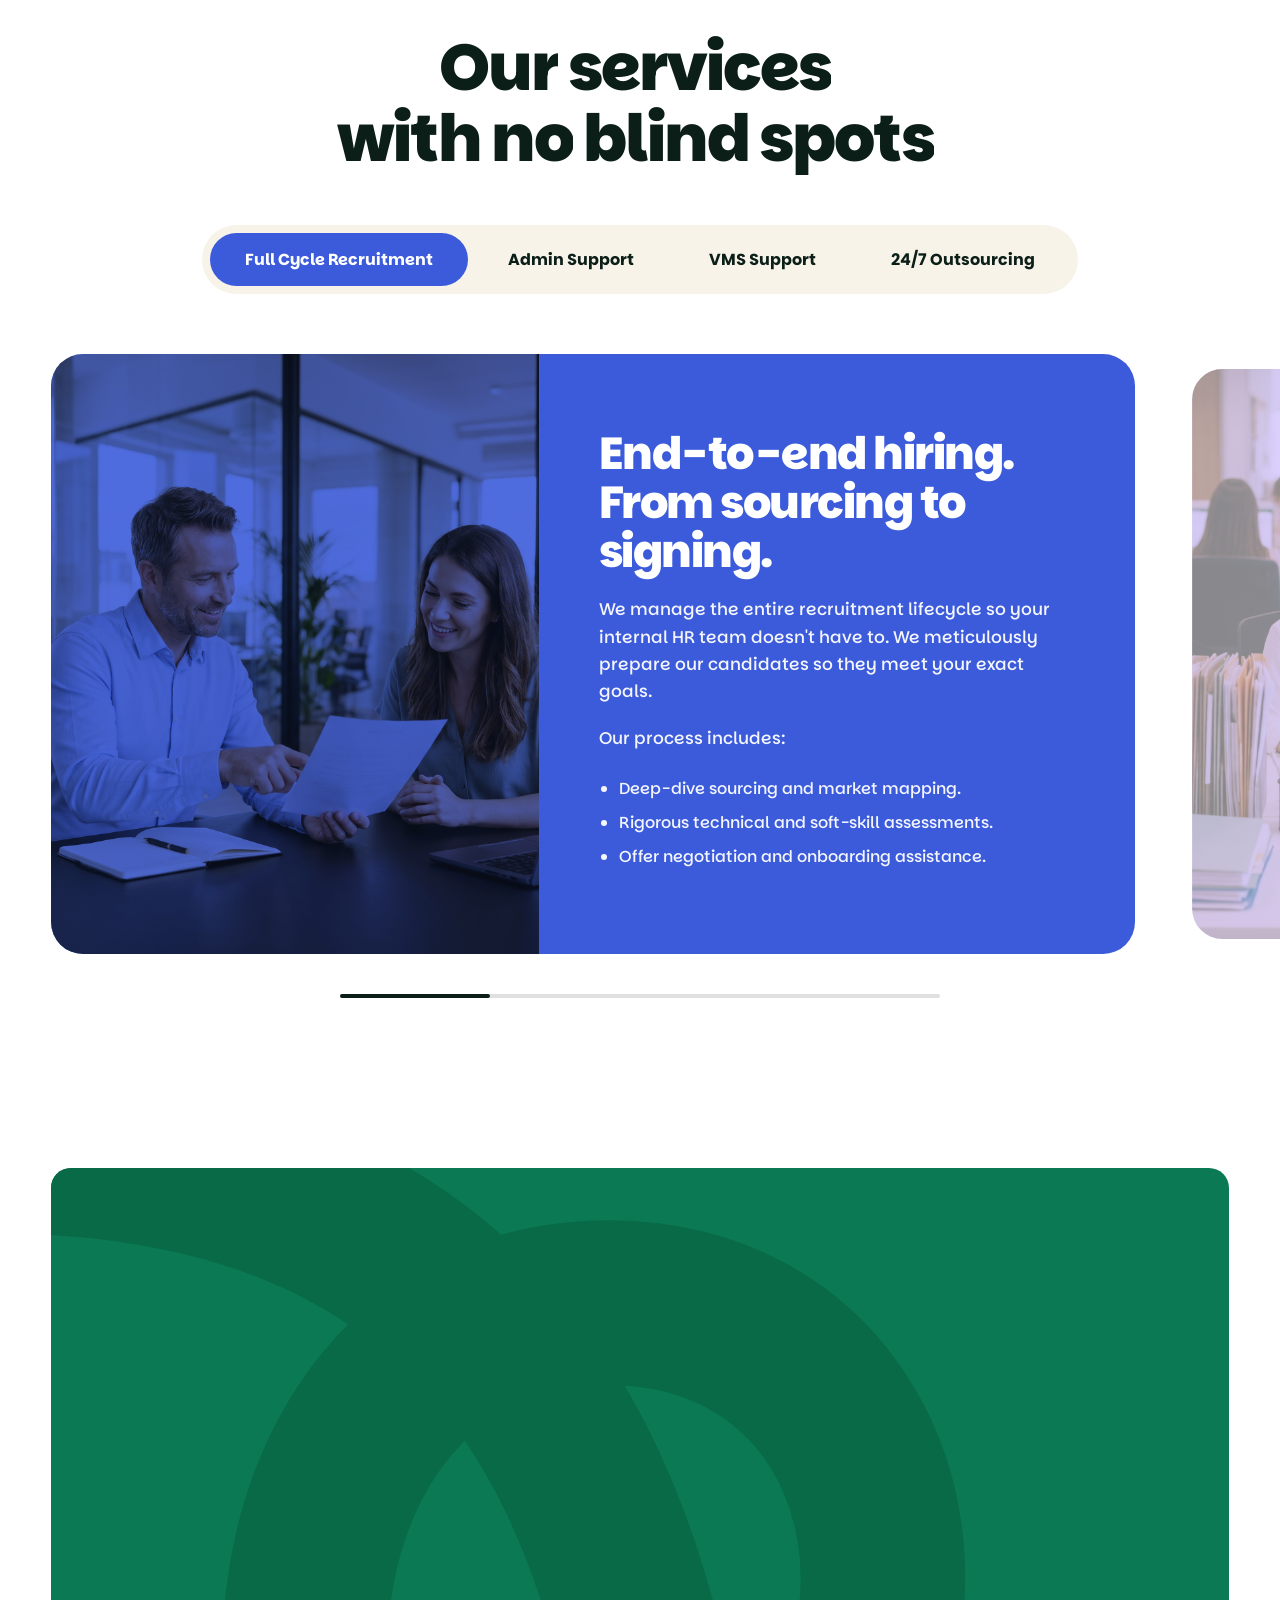
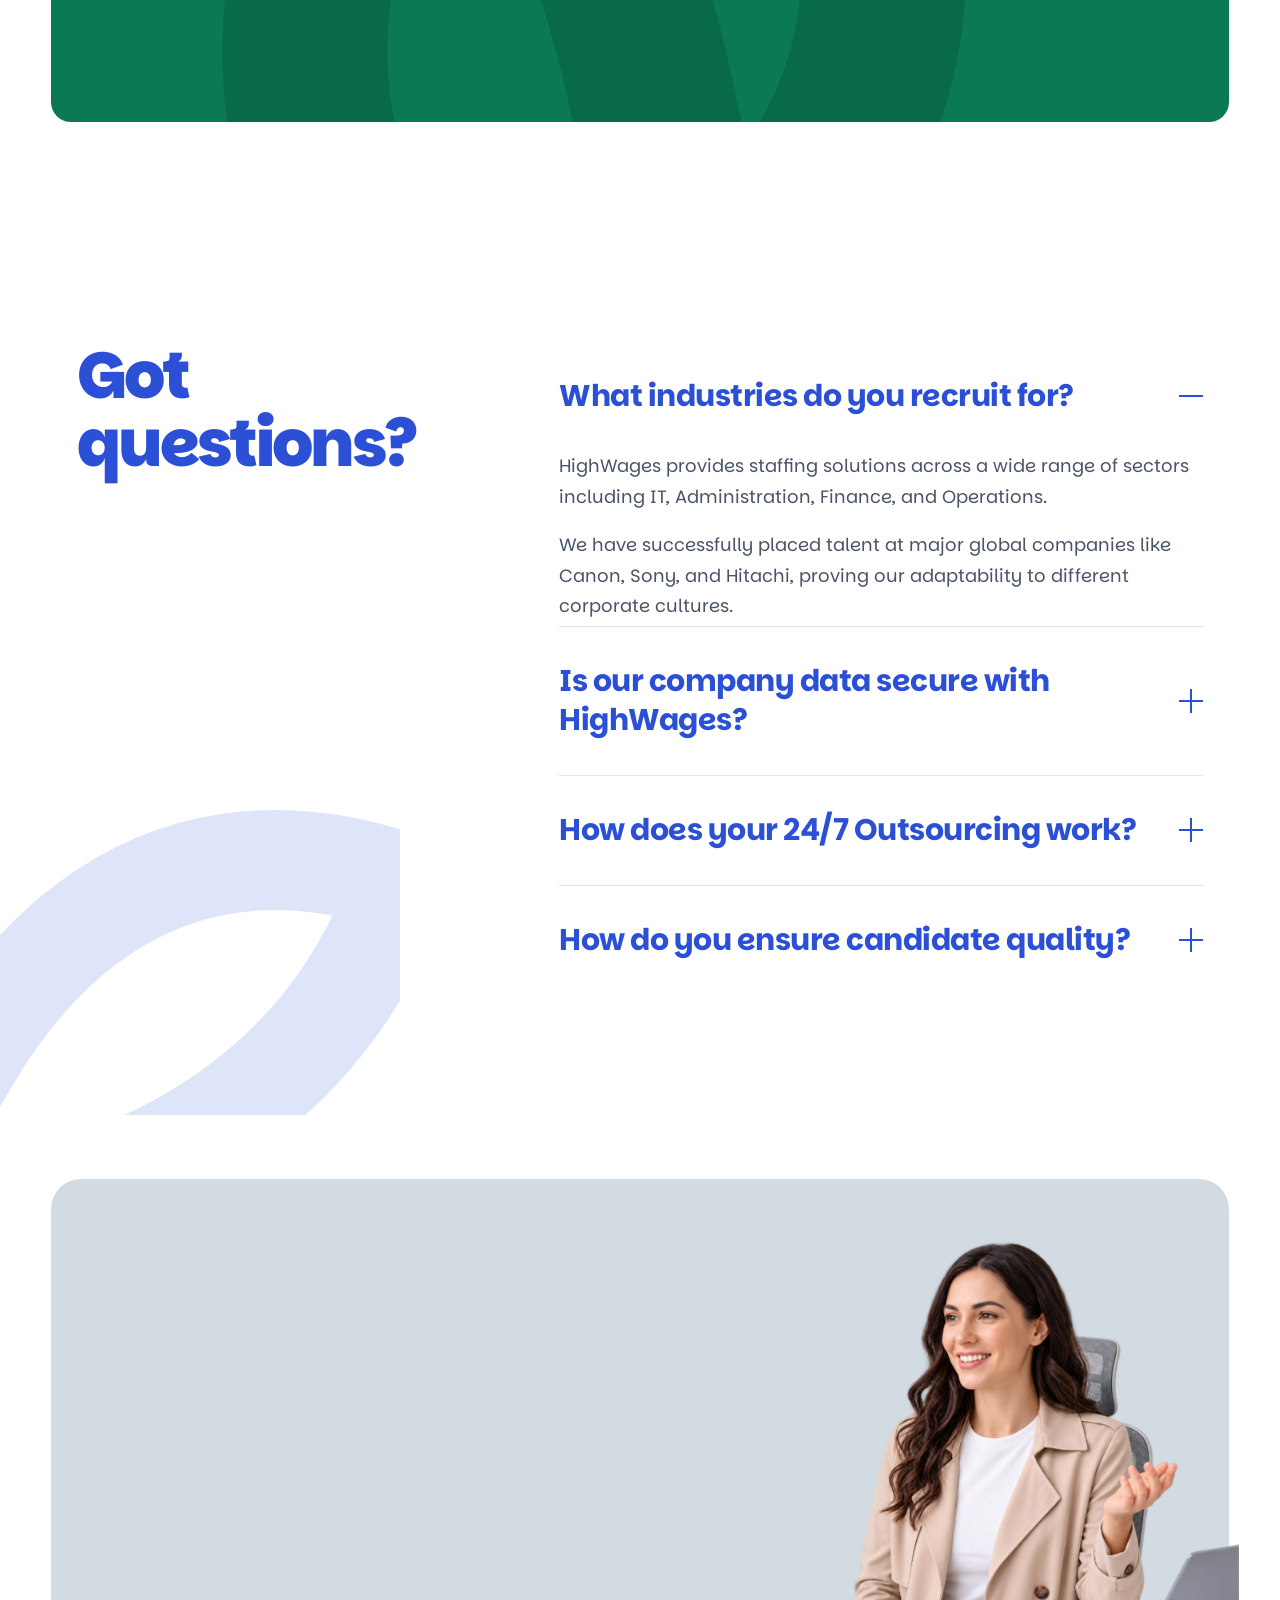
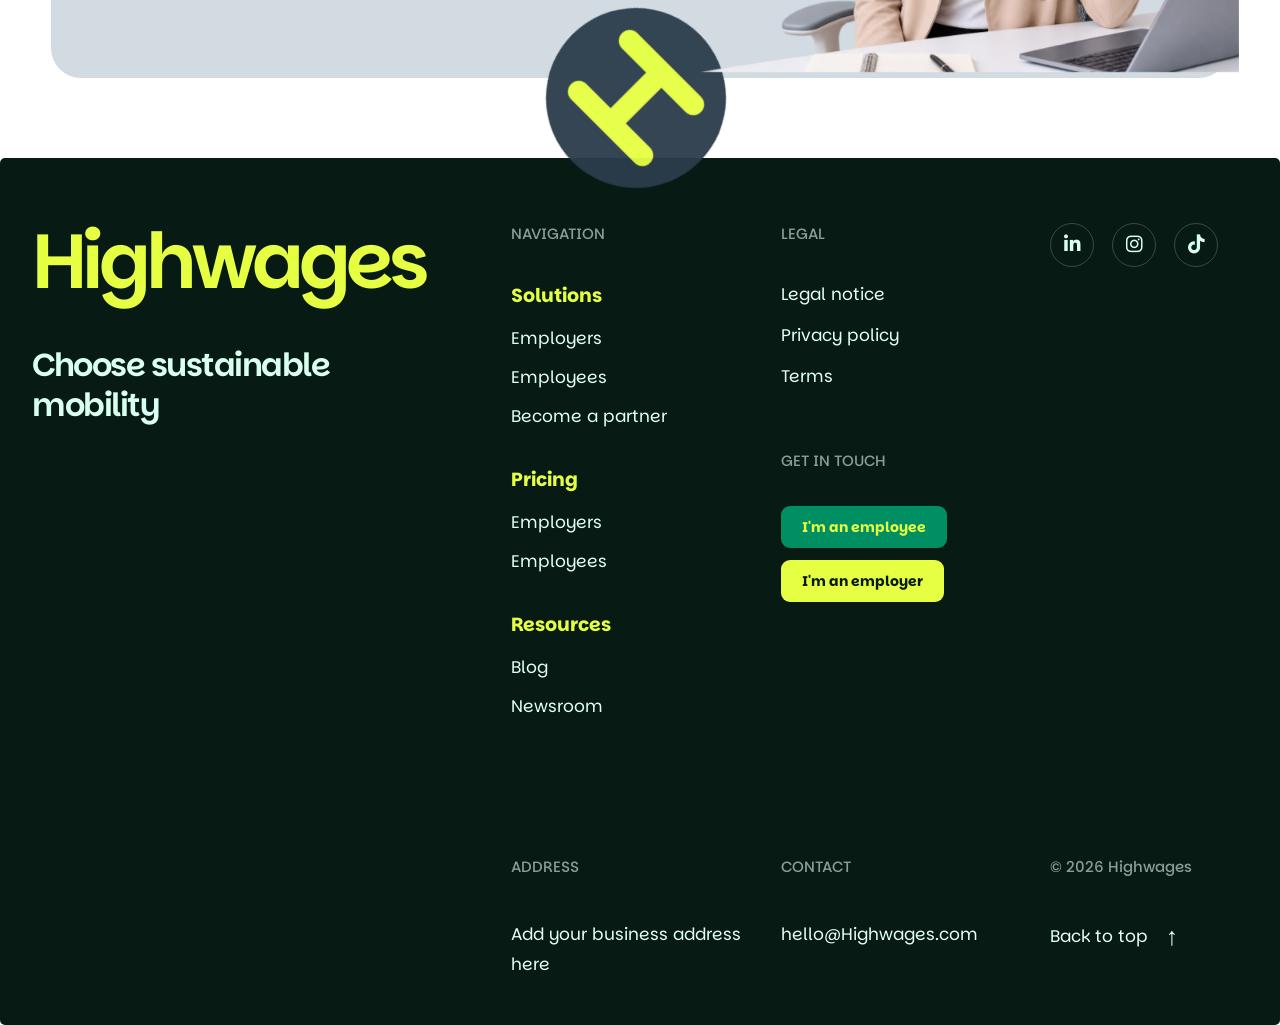
<file: solutions/employers.html>
<!DOCTYPE html>
<html lang="en">

<head>
    <meta charset="UTF-8">
    <meta name="viewport" content="width=device-width, initial-scale=1.0">
    <title>For Employers | Highwages Solutions</title>

    <!-- Google Font -->
    <link rel="preconnect" href="https://fonts.googleapis.com">
    <link rel="preconnect" href="https://fonts.gstatic.com" crossorigin>
    <link href="https://fonts.googleapis.com/css2?family=Parkinsans:wght@300;400;500;600;700;800;900&display=swap" rel="stylesheet">
    
    <style>
        * {
            margin: 0;
            padding: 0;
            box-sizing: border-box;
        }

        html {
            scroll-behavior: smooth;
        }

        body {
            font-family: "Parkinsans", sans-serif;
            background: #ffffff;
            color: #0b1e18;
            overflow-x: hidden;
        }

        /* HEADER PLACEHOLDER */
        #header-placeholder {
            width: 100%;
            position: absolute; 
            top: 0;
            left: 0;
            z-index: 1000;
            background: transparent; 
        }

        /* FOOTER PLACEHOLDER */
        #footer-placeholder {
            display: block;
            width: 100%;
        }

        /* =========================================
           HERO SECTION (FOR EMPLOYERS)
           ========================================= */
        .hero-employers {
            width: 100%;
            min-height: 100vh;
            background-color: #df4e22; 
            display: flex;
            flex-direction: column;
            justify-content: center;
            align-items: center;
            text-align: center;
            position: relative;
            overflow: hidden;
            padding: 140px 20px 80px;
        }

        .bg-shapes {
            position: absolute;
            top: 0;
            left: 0;
            width: 100%;
            height: 100%;
            z-index: 1;
            pointer-events: none;
            overflow: hidden;
        }
        
        .bg-loop-emp-1 {
            position: absolute;
            top: -15%;
            left: -10%;
            width: 55vw;
            height: 55vw;
            min-width: 650px;
            min-height: 650px;
            border: 110px solid #c7bdef; 
            border-radius: 50%;
            opacity: 0.95;
        }

        .bg-loop-emp-2 {
            position: absolute;
            top: 10%;
            right: -10%;
            width: 60vw;
            height: 60vw;
            min-width: 700px;
            min-height: 700px;
            border: 130px solid #c7bdef; 
            border-radius: 50%;
            opacity: 0.95;
        }

        .hero-content {
            position: relative;
            z-index: 2;
            max-width: 1000px;
            display: flex;
            flex-direction: column;
            align-items: center;
            opacity: 0;
            transform: translateY(40px);
            animation: heroReveal 0.8s ease forwards;
        }

        .hero-label {
            color: #d1f34d; 
            font-size: 15px;
            font-weight: 700;
            letter-spacing: 1.5px;
            text-transform: uppercase;
            margin-bottom: 25px;
        }

        .hero-title {
            color: #d1f34d; 
            font-size: clamp(60px, 10vw, 130px); 
            font-weight: 900; 
            line-height: 1.05;
            letter-spacing: -3px;
            margin-bottom: 35px;
        }

        .hero-title .char {
            display: inline-block;
            transform: translateY(100%);
            opacity: 0;
            transition: transform 0.6s cubic-bezier(0.22, 1, 0.36, 1), opacity 0.6s ease;
        }
        .hero-title.in-view .char {
            transform: translateY(0);
            opacity: 1;
        }

        .hero-subtitle {
            color: #d1f34d; 
            font-size: clamp(18px, 2vw, 24px);
            line-height: 1.5;
            font-weight: 500;
        }

        @keyframes heroReveal {
            to { opacity: 1; transform: translateY(0); }
        }

        @media (max-width: 768px) {
            .hero-employers { 
                padding-top: 140px; 
                padding-bottom: 60px; 
            }
            .hero-title { 
                font-size: clamp(40px, 12vw, 55px); 
                letter-spacing: -1px; 
                line-height: 1.05;
                margin-bottom: 20px;
            }
            .hero-subtitle {
                font-size: 16px;
            }
            .bg-loop-emp-1 { 
                border-width: 90px; 
                min-width: 380px; 
                min-height: 380px;
                top: -10%;
                left: -35%;
            }
            .bg-loop-emp-2 { 
                border-width: 110px; 
                min-width: 420px; 
                min-height: 420px;
                top: 35%;
                right: -40%;
            }
        }

        /* =========================================
           ACTIVATING MOBILITY SECTION (STICKY IMAGE)
           ========================================= */
        .activating-section {
            padding: 100px 4% 120px;
            background-color: #fff0f5;
            position: relative;
        }

        .activating-title {
            font-family: "Parkinsans", sans-serif;
            font-size: clamp(45px, 6vw, 75px);
            font-weight: 800;
            line-height: 1.05;
            letter-spacing: -2px;
            text-align: center;
            color: #b32a5a;
            margin-bottom: 80px;
        }

        .activating-title .char {
            display: inline-block;
            transform: translateY(100%);
            opacity: 0;
            transition: transform 0.6s cubic-bezier(0.22, 1, 0.36, 1), opacity 0.6s ease;
        }

        .activating-title.in-view .char {
            transform: translateY(0);
            opacity: 1;
        }

        .activating-container {
            display: flex;
            align-items: flex-start;
            max-width: 1400px;
            margin: 0 auto;
            gap: 40px;
        }

        .sticky-image-wrapper {
            position: sticky;
            top: 120px;
            width: 48%; 
            height: calc(100vh - 160px); 
            min-height: 600px;
            border-radius: 20px;
            overflow: hidden;
            opacity: 0;
            transform: scale(0.95);
            transition: opacity 0.8s ease, transform 0.8s cubic-bezier(0.22, 1, 0.36, 1);
        }

        .sticky-image-wrapper.in-view {
            opacity: 1;
            transform: scale(1);
        }

        .sticky-image {
            width: 100%;
            height: 100%;
            object-fit: cover;
            display: block;
        }

        .scrolling-cards-wrapper {
            width: 52%;
            display: flex;
            flex-direction: column;
            gap: 30px; 
        }

        .act-card {
            background-color: #a41c50; 
            color: #ffffff;
            border-radius: 20px;
            padding: 50px 45px;
            opacity: 0;
            transform: translateY(60px);
            transition: opacity 0.6s ease, transform 0.6s cubic-bezier(0.22, 1, 0.36, 1);
        }

        .act-card.in-view {
            opacity: 1;
            transform: translateY(0);
        }

        .act-card h3 {
            font-family: "Parkinsans", sans-serif;
            font-size: clamp(32px, 3.5vw, 45px);
            font-weight: 800;
            line-height: 1.1;
            letter-spacing: -1px;
            margin-bottom: 25px;
            color: #ffffff;
        }

        .act-card ul {
            list-style-type: disc; 
            padding-left: 25px;
        }

        .act-card li {
            font-size: 18px;
            font-weight: 500;
            line-height: 1.6;
            margin-bottom: 12px;
            color: rgba(255, 255, 255, 0.95);
        }

        @media (max-width: 992px) {
            .activating-container {
                flex-direction: column; 
            }
            .sticky-image-wrapper {
                position: relative;
                top: 0;
                width: 100%;
                height: 400px;
                min-height: auto;
                margin-bottom: 20px;
            }
            .scrolling-cards-wrapper {
                width: 100%;
            }
        }

        @media (max-width: 768px) {
            /* === ACTIVATING SECTION MOBILE FIX === */
            .activating-section {
                padding: 60px 20px 80px;
            }
            
            .activating-title {
                font-size: 32px; 
                line-height: 1.15;
                margin-bottom: 40px;
                letter-spacing: -1px;
            }

            .sticky-image-wrapper {
                height: 250px;
                margin-bottom: 25px;
                border-radius: 20px;
            }

            .scrolling-cards-wrapper {
                gap: 20px; 
            }

            .act-card {
                padding: 35px 25px; 
                border-radius: 16px;
            }

            .act-card h3 {
                font-size: 26px; 
                margin-bottom: 15px;
            }

            .act-card li {
                font-size: 16px; 
                margin-bottom: 10px;
            }
        }

        /* =========================================
           SERVICES (NO BLIND SPOTS) SECTION
           ========================================= */
        .services-section {
            padding: 100px 0 120px;
            background-color: #ffffff;
            text-align: center;
            overflow: hidden; 
        }

        .services-title {
            font-family: "Parkinsans", sans-serif;
            font-size: clamp(40px, 5.5vw, 65px);
            font-weight: 800;
            line-height: 1.1;
            letter-spacing: -2px;
            color: #0b1e18;
            margin-bottom: 50px;
        }
        
        .services-title .char {
            display: inline-block;
            transform: translateY(100%);
            opacity: 0;
            transition: transform 0.6s cubic-bezier(0.22, 1, 0.36, 1), opacity 0.6s ease;
        }
        .services-title.in-view .char {
            transform: translateY(0);
            opacity: 1;
        }

        /* TABS (Radio Button Style) */
        .services-tabs {
            display: inline-flex;
            background-color: #f7f3e8; 
            border-radius: 50px;
            padding: 8px;
            margin-bottom: 60px;
            gap: 5px;
        }

        .service-tab-btn {
            background: transparent;
            border: none;
            padding: 15px 35px;
            font-size: 16px;
            font-weight: 700;
            color: #0b1e18;
            border-radius: 40px;
            cursor: pointer;
            transition: all 0.3s ease;
            font-family: "Parkinsans", sans-serif;
        }

        /* Active Tab Colors */
        .service-tab-btn.active[data-target="tab1"] { background-color: #3b5bdb; color: #ffffff; } 
        .service-tab-btn.active[data-target="tab2"] { background-color: #b197fc; color: #ffffff; } 
        .service-tab-btn.active[data-target="tab3"] { background-color: #9e2b5e; color: #ffffff; } 
        .service-tab-btn.active[data-target="tab4"] { background-color: #00563c; color: #ffffff; } 

        /* HORIZONTAL SCROLL CONTAINER */
        .services-scroll-wrapper {
            position: relative;
            max-width: 1400px;
            margin: 0 auto;
        }

        .services-cards-container {
            display: flex;
            gap: 30px;
            overflow-x: auto;
            padding: 0 4% 40px;
            scroll-snap-type: x mandatory;
            scroll-behavior: smooth;
            scrollbar-width: none; 
            -ms-overflow-style: none; 
        }

        .services-cards-container::-webkit-scrollbar {
            display: none; 
        }

        /* INDIVIDUAL CARD - UPDATED FOR WIDE LAYOUT */
        .service-card {
            flex: 0 0 92%; 
            max-width: 1300px;
            height: 600px; 
            border-radius: 32px; 
            display: flex;
            align-items: stretch;
            scroll-snap-align: center;
            overflow: hidden;
            transition: transform 0.4s ease, opacity 0.4s ease;
            opacity: 0.5; 
            transform: scale(0.95);
        }

        .service-card.is-active {
            opacity: 1;
            transform: scale(1);
        }

        /* Card Colors */
        .card-blue { background-color: #3b5bdb; color: #ffffff; }
        .card-purple { background-color: #b197fc; color: #ffffff; }
        .card-maroon { background-color: #9e2b5e; color: #ffffff; }
        .card-green { background-color: #00563c; color: #ffffff; }

        /* Card Image - UPDATED */
        .service-card-image {
            width: 45%; 
            position: relative;
            background-color: rgba(255,255,255,0.1);
        }

        .service-card-image img {
            width: 100%;
            height: 100%;
            object-fit: cover;
            object-position: center;
            mix-blend-mode: multiply;
            opacity: 0.9;
        }

        /* Card Content - UPDATED */
        .service-card-content {
            width: 55%; 
            padding: 60px 80px 60px 60px; 
            text-align: left;
            display: flex;
            flex-direction: column;
            justify-content: center;
        }

        .service-card-content h3 {
            font-size: clamp(32px, 3.5vw, 48px); 
            font-weight: 800;
            line-height: 1.1;
            letter-spacing: -1.5px;
            margin-bottom: 20px;
            max-width: 600px;
        }

        .service-card-content p {
            font-size: 17px; 
            font-weight: 500;
            line-height: 1.6;
            margin-bottom: 20px;
            color: rgba(255, 255, 255, 0.95);
            max-width: 650px;
        }

        .service-card-content ul {
            list-style-type: disc;
            padding-left: 20px;
            margin-top: 5px;
        }

        .service-card-content li {
            font-size: 16px;
            font-weight: 500;
            line-height: 1.5;
            margin-bottom: 10px;
            color: rgba(255, 255, 255, 0.95);
        }

        /* CUSTOM SCROLLBAR */
        .service-scrollbar-wrapper {
            position: relative;
            width: 50%;
            max-width: 600px;
            height: 4px;
            background: #e0e0e0;
            margin: 0 auto;
            border-radius: 10px;
            cursor: pointer;
        }

        .service-scrollbar-thumb {
            position: absolute;
            top: 0;
            left: 0;
            height: 100%;
            width: 25%; 
            background: #0b1e18;
            border-radius: 10px;
            transition: background-color 0.3s ease;
            cursor: grab;
        }
        
        .service-scrollbar-thumb:active {
            cursor: grabbing;
        }

        @media (max-width: 992px) {
            .services-tabs {
                flex-wrap: wrap;
                justify-content: center;
                border-radius: 20px;
                padding: 15px;
            }
            .service-card {
                flex-direction: column;
                height: auto;
                min-height: auto;
                flex: 0 0 90%;
            }
            .service-card-image {
                width: 100%;
                height: 300px;
            }
            .service-card-content {
                width: 100%;
                padding: 40px 30px;
            }
            .service-card-content h3 {
                font-size: 35px;
            }
        }

        @media (max-width: 768px) {
            /* === SERVICES SECTION (TABS & CARDS) MOBILE FIX === */
            .services-section {
                padding: 60px 0 80px; /* ઉપર-નીચેની જગ્યા એડજસ્ટ કરી */
            }

            .services-title {
                font-size: 30px; /* ટાઇટલની સાઈઝ નાની કરી જેથી 2 લાઇનમાં આવી જાય */
                line-height: 1.15;
                margin-bottom: 30px;
                padding: 0 15px; /* આજુબાજુ થોડી જગ્યા આપી */
                letter-spacing: -1px;
            }

            /* --- Tabs (બટન્સ) નું સેટિંગ --- */
            .services-tabs {
                display: flex;
                flex-wrap: nowrap; /* બટન્સ ને એક જ લાઇનમાં રાખવા માટે */
                margin: 0 15px 30px;
                padding: 5px;
                border-radius: 40px;
                gap: 0;
            }

            .service-tab-btn {
                flex: 1; /* બધા બટન્સ ને એકસરખી જગ્યા મળશે */
                padding: 10px 5px;
                font-size: 12px; /* ફોન્ટ નાના કર્યા */
                line-height: 1.2;
                white-space: normal; /* લાંબા શબ્દોને નીચેની લાઇનમાં આવવા દેશે (દા.ત. Employee \n test rides) */
                text-align: center;
                display: flex;
                align-items: center;
                justify-content: center;
                border-radius: 30px;
            }

            /* --- Cards (કાર્ડ્સ) નું સેટિંગ --- */
            .services-cards-container {
                padding: 0 15px 20px;
                gap: 15px;
            }

            .service-card {
                flex: 0 0 100%; 
                border-radius: 20px;
                height: auto; 
            }

            .service-card-image {
                display: none; 
            }

            .service-card-content {
                width: 100%;
                padding: 30px 20px; 
            }

            .service-card-content h3 {
                font-size: 26px; 
                margin-bottom: 15px;
                line-height: 1.15;
            }

            .service-card-content p, 
            .service-card-content li {
                font-size: 15px;
                line-height: 1.5;
            }

            .service-card-content p {
                margin-bottom: 15px;
            }

            .service-scrollbar-wrapper {
                width: 70%; 
            }
        }

        /* =========================================
           BOOST SECTION (VIDEO & BLUR EFFECT)
           ========================================= */
        .boost-section {
            position: relative;
            padding: 100px 20px;
            min-height: 100vh;
            display: flex;
            align-items: center;
            justify-content: center;
            overflow: hidden;
            background: url('https://images.unsplash.com/photo-1519003722824-194d4455aeb0?q=80&w=2000&auto=format&fit=crop') center/cover no-repeat;
        }

        .boost-video-bg {
            position: absolute;
            top: 0;
            left: 0;
            width: 100%;
            height: 100%;
            object-fit: cover;
            z-index: 0;
        }

        .glass-panel {
            position: relative;
            z-index: 1;
            background: rgba(30, 30, 30, 0.45); 
            backdrop-filter: blur(30px); 
            -webkit-backdrop-filter: blur(30px);
            border-radius: 32px;
            max-width: 1100px; 
            padding: 120px 60px 250px 60px; 
            width: 100%;
            color: #D4F5E0; 
            overflow: hidden;
            box-shadow: 0 20px 50px rgba(0,0,0,0.3);
            display: flex;
            flex-direction: column;
            justify-content: center;
        }

        .boost-title {
            font-size: clamp(42px, 6vw, 85px); 
            font-weight: 800;
            line-height: 1.05;
            margin-bottom: 90px; 
            letter-spacing: -1.5px;
            max-width: 1000px;
            position: relative;
            z-index: 2;
        }

        .boost-content-grid {
            display: grid;
            grid-template-columns: 1fr 1fr;
            gap: 60px;
            position: relative;
            z-index: 2;
        }

        .boost-text {
            font-size: clamp(20px, 2vw, 24px); 
            font-weight: 500;
            line-height: 1.6;
            color: #D4F5E0; 
        }

        .boost-text p {
            margin-bottom: 25px;
        }

        .yellow-graphic {
            position: absolute;
            bottom: -100px;
            left: -30px;
            width: 450px; 
            height: 350px;
            z-index: 1;
            pointer-events: none;
            opacity: 0.9;
        }

        @media (max-width: 768px) {
            /* === BOOST SECTION (SUSTAINABLE MOBILITY) MOBILE FIX === */
            .boost-section {
                padding: 50px 15px; 
            }
            
            .glass-panel { 
                padding: 40px 25px; 
                border-radius: 20px;
            }
            
            .boost-title { 
                font-size: 28px; 
                line-height: 1.15;
                margin-bottom: 25px; 
                letter-spacing: -0.5px;
            }
            
            .boost-content-grid { 
                grid-template-columns: 1fr; 
                gap: 15px; 
            }
            
            .boost-text { 
                font-size: 15px; 
                line-height: 1.5;
            }
            
            .boost-text p {
                margin-bottom: 12px; 
            }
            
            .yellow-graphic { 
                display: none; 
            }
        }

        /* =========================================
           TURNKEY SOLUTION SECTION STYLES
           ========================================= */
           .turnkey-section {
            padding: 100px 4% 120px;
            background-color: #ffffff;
            position: relative;
        }

        .turnkey-title {
            font-family: "Parkinsans", sans-serif;
            font-size: clamp(40px, 5.5vw, 65px);
            font-weight: 800;
            line-height: 1.1;
            letter-spacing: -2px;
            text-align: center;
            color: #4b1f9b; 
            margin-bottom: 80px;
        }

        .turnkey-title .char {
            display: inline-block;
            transform: translateY(100%);
            opacity: 0;
            transition: transform 0.6s cubic-bezier(0.22, 1, 0.36, 1), opacity 0.6s ease;
        }

        .turnkey-title.in-view .char {
            transform: translateY(0);
            opacity: 1;
        }

        .turnkey-grid {
            display: grid;
            grid-template-columns: 1fr 1.2fr; 
            gap: 30px;
            max-width: 1400px;
            margin: 0 auto;
        }

        .turnkey-card {
            background-color: #4b1f9b; 
            color: #ffffff;
            border-radius: 20px;
            overflow: hidden;
            display: flex;
            flex-direction: column;
        }

        .turnkey-content {
            padding: 50px;
            display: flex;
            flex-direction: column;
            flex-grow: 1;
        }

        .turnkey-content h3 {
            font-family: "Parkinsans", sans-serif;
            font-size: clamp(35px, 4vw, 52px);
            font-weight: 800;
            line-height: 1.05;
            letter-spacing: -1px;
            color: #f6d3b4; 
            margin-bottom: 30px;
        }

        .turnkey-content p {
            font-size: 17px;
            font-weight: 400;
            line-height: 1.6;
            margin-bottom: 20px;
            color: #e5d8f6; 
        }

        .turnkey-content ul {
            list-style-type: disc;
            padding-left: 20px;
            margin-bottom: 25px;
        }

        .turnkey-content li {
            font-size: 17px;
            font-weight: 400;
            line-height: 1.6;
            margin-bottom: 10px;
            color: #e5d8f6;
        }

        .card-right {
            background-color: transparent; 
            border: 3px solid #4b1f9b; 
        }

        .card-right .turnkey-image {
            width: 100%;
            height: 400px; 
            overflow: hidden;
            border-radius: 17px 17px 0 0;
            background-color: #4b1f9b; 
            padding: 20px 20px 0 20px; 
        }

        .card-right .turnkey-image img {
            width: 100%;
            height: 100%;
            object-fit: cover;
            border-radius: 10px 10px 0 0; 
        }

        .card-right .turnkey-content {
            background-color: #4b1f9b;
            border-radius: 0 0 17px 17px;
        }

        .turnkey-btn {
            display: inline-flex;
            align-items: center;
            justify-content: center;
            background-color: #f6d3b4; 
            color: #4b1f9b;
            padding: 18px 30px;
            border-radius: 12px;
            font-size: 18px;
            font-weight: 800;
            text-decoration: none;
            margin-top: auto; 
            transition: background-color 0.3s ease, color 0.3s ease;
            width: 100%; 
            text-align: center;
            opacity: 0; 
            transform: translateY(30px);
        }

        .turnkey-btn:hover {
            background-color: #e5bb97;
        }

        .turnkey-btn.in-view {
            animation: btnSlideUp 0.6s cubic-bezier(0.22, 1, 0.36, 1) forwards;
        }

        @keyframes btnSlideUp {
            to {
                opacity: 1;
                transform: translateY(0);
            }
        }

        @media (max-width: 992px) {
            .turnkey-grid {
                grid-template-columns: 1fr;
            }
            .turnkey-content {
                padding: 35px;
            }
        }

        @media (max-width: 768px) {
            /* === TURNKEY SOLUTION SECTION MOBILE FIX === */
            .turnkey-section {
                padding: 60px 15px 80px; 
            }

            .turnkey-title {
                font-size: 28px;
                line-height: 1.15;
                margin-bottom: 40px; 
                letter-spacing: -1px;
            }

            .turnkey-grid {
                grid-template-columns: 1fr; 
                gap: 25px; 
            }

            .turnkey-content {
                padding: 30px 25px; 
            }

            .turnkey-content h3 {
                font-size: 28px; 
                margin-bottom: 20px;
                line-height: 1.15;
            }

            .turnkey-content p, 
            .turnkey-content li {
                font-size: 15px; 
                line-height: 1.5;
            }

            .turnkey-content p {
                margin-bottom: 15px; 
            }

            .turnkey-content ul {
                margin-bottom: 20px;
            }

            .card-right .turnkey-image {
                height: 250px;
            }
            
            .turnkey-btn {
                padding: 15px 20px; 
                font-size: 16px;
            }

            .card-right {
                border-width: 2px; 
            }

            .card-right .turnkey-image {
                height: 220px;
                padding: 15px 15px 0 15px;
            }

            .card-right .turnkey-image img {
                border-radius: 12px 12px 0 0; 
            }

            .card-right .turnkey-content {
                padding: 25px 20px 30px; 
            }

            .card-right .turnkey-content h3 {
                font-size: 26px; 
                margin-bottom: 15px;
                line-height: 1.15;
            }
        }

        /* =========================================
           CHAT / CONTACT SECTION STYLES
           ========================================= */
        .chat-section {
            padding: 50px 4% 100px;
            background-color: var(--white);
        }

        .chat-container {
            position: relative;
            max-width: 1400px;
            margin: 0 auto;
            background-color: #0b7a54; 
            border-radius: 20px;
            padding: 100px 5%;
            display: flex;
            align-items: center;
            justify-content: center;
            overflow: hidden; 
            min-height: 550px;
        }

        .chat-loop {
            position: absolute;
            top: 0;
            left: 0;
            width: 100%;
            height: 100%;
            z-index: 1;
            pointer-events: none; 
            display: flex;
            align-items: center;
            justify-content: center;
        }

        .chat-loop svg path {
            stroke: #096a48;
        }

        .chat-content {
            position: relative;
            z-index: 2; 
            text-align: center;
            display: flex;
            flex-direction: column;
            align-items: center;
            opacity: 0; 
        }

        .chat-label { 
            font-size: 18px; 
            font-weight: 500; 
            color: #d1f34d; 
            margin-bottom: 25px; 
        }

        .chat-title {
            font-family: "Parkinsans", sans-serif;
            font-size: clamp(48px, 6.5vw, 85px); 
            font-weight: 800;
            line-height: 1.1;
            letter-spacing: -2px;
            color: #d1f34d;
            margin-bottom: 50px;
        }

        .chat-btn {
            position: relative;
            overflow: hidden;
            display: inline-flex;
            align-items: center;
            justify-content: center;
            background-color: #d1f34d; 
            color: #0b1e18; 
            padding: 22px 38px;
            border-radius: 12px;
            font-size: 18px;
            font-weight: 800;
            text-decoration: none;
            border: 1px solid transparent;
            transition: color 0.4s ease, border-color 0.4s ease;
            z-index: 1;
        }

        .chat-btn::before {
            content: "";
            position: absolute;
            top: 100%;
            left: 50%;
            transform: translateX(-50%) translateY(0);
            width: 250%;
            height: 250%;
            border-radius: 50%;
            background-color: #0b7a54; 
            transition: transform 0.5s ease-in-out;
            z-index: -1;
        }

        .chat-btn:hover { color: #d1f34d; border-color: rgba(209, 243, 77, 0.4); }
        .chat-btn:hover::before { transform: translateX(-50%) translateY(-50%); }
        .chat-content.in-view {
            animation: chatSlideUp 0.8s cubic-bezier(0.22, 1, 0.36, 1) forwards;
        }

        @keyframes chatSlideUp { to { opacity: 1; transform: translateY(0); } }

        @media (max-width: 768px) {
            /* === CHAT SECTION MOBILE FIX === */
            .chat-section {
                padding: 50px 15px 60px;
            }

            .chat-container { 
                padding: 40px 20px 50px;
                min-height: auto; 
                border-radius: 20px;
            }

            .chat-label {
                font-size: 15px; 
                margin-bottom: 15px;
            }

            .chat-title { 
                font-size: 32px;
                line-height: 1.15;
                margin-bottom: 30px; 
                letter-spacing: -1px;
                padding: 0 10px;
            }

            .chat-btn {
                width: 100%; 
                padding: 18px 0;
                font-size: 16px;
                border-radius: 12px;
            }
        }

        /* =========================================
            FAQ / QUESTIONS SECTION (BLUE THEME)
            ========================================= */
        .faq-section {
            padding: 120px 6%;
            background-color: #ffffff;
            position: relative;
            overflow: hidden;
        }

        .faq-container {
            position: relative;
            z-index: 2;
            max-width: 1400px;
            margin: 0 auto;
            display: grid;
            grid-template-columns: 1fr 1.6fr;
            gap: 80px;
            align-items: flex-start;
        }

        /* Left Title */
        .faq-title-wrap h2 {
            font-family: "Parkinsans", sans-serif;
            font-size: clamp(48px, 6vw, 65px);
            font-weight: 800;
            line-height: 1.05;
            letter-spacing: -3px;
            color: #2b50d5; /* Bright Blue matching screenshot */
            position: sticky;
            top: 120px;
        }

        /* Right Accordion List */
        .faq-list {
            display: flex;
            flex-direction: column;
        }

        .faq-item {
            border-bottom: 1px solid #e5e5e5;
        }

        .faq-item:last-child {
            border-bottom: none;
        }

        /* Question Header Button */
        .faq-question {
            width: 100%;
            background: none;
            border: none;
            display: flex;
            align-items: center;
            justify-content: space-between;
            padding: 35px 0;
            text-align: left;
            cursor: pointer;
            font-family: "Parkinsans", sans-serif;
            font-size: clamp(22px, 2.5vw, 30px);
            font-weight: 700;
            color: #2b50d5; /* Blue text color */
            letter-spacing: -0.5px;
            transition: color 0.3s ease;
        }

        .faq-question:hover {
            color: #1d3db8;
        }

        .faq-question span:first-child {
            padding-right: 30px;
            line-height: 1.3;
        }

        /* Plus / Minus Icon Animation */
        .faq-icon {
            position: relative;
            width: 24px;
            height: 24px;
            flex-shrink: 0;
        }

        .faq-icon::before,
        .faq-icon::after {
            content: "";
            position: absolute;
            background-color: #2b50d5; /* Blue Icon Color */
            transition: transform 0.3s ease;
        }

        /* Horizontal line (Plus) */
        .faq-icon::before {
            top: 50%;
            left: 0;
            width: 100%;
            height: 2px;
            transform: translateY(-50%);
        }

        /* Vertical line (Plus -> Minus) */
        .faq-icon::after {
            top: 0;
            left: 50%;
            width: 2px;
            height: 100%;
            transform: translateX(-50%);
        }

        .faq-item.active .faq-icon::after {
            transform: translateX(-50%) rotate(90deg);
            opacity: 0;
        }

        /* Answer Content */
        .faq-answer {
            max-height: 0;
            overflow: hidden;
            transition: max-height 0.4s cubic-bezier(0.22, 1, 0.36, 1), padding 0.4s ease;
            padding: 0 0;
        }

        .faq-answer p {
            font-family: "Parkinsans", sans-serif;
            font-size: 18px;
            line-height: 1.7;
            color: #4a5568; /* Dark grey answer text */
            margin-bottom: 18px;
        }

        .faq-answer p:last-child {
            margin-bottom: 35px;
        }

        /* Background Loop Shape */
        .faq-bg-loop {
            position: absolute;
            bottom: -100px;
            left: -100px;
            width: 500px;
            height: 500px;
            pointer-events: none;
            z-index: 1;
        }

        .faq-bg-loop svg {
            width: 100%;
            height: 100%;
        }

        /* Responsive */
        @media (max-width: 992px) {
            .faq-container {
                grid-template-columns: 1fr;
                gap: 40px;
            }
            .faq-title-wrap h2 {
                position: static;
                font-size: 40px;
                margin-bottom: 20px;
            }
            .faq-question {
                padding: 25px 0;
                font-size: 20px;
            }
        }

        @media (max-width: 768px) {
            /* === FAQ SECTION MOBILE FIX === */
            .faq-section {
                padding: 60px 15px;
            }

            .faq-container {
                gap: 30px; 
            }

            .faq-title-wrap h2 {
                font-size: 32px; 
                line-height: 1.15;
                margin-bottom: 10px;
                letter-spacing: -1px;
            }

            .faq-question {
                font-size: 18px; 
                padding: 20px 0; 
                line-height: 1.3;
            }

            .faq-question span:first-child {
                padding-right: 15px; 
            }

            .faq-answer p {
                font-size: 15px; 
                line-height: 1.5;
                margin-bottom: 15px;
            }
            
            .faq-answer p:last-child {
                margin-bottom: 20px; 
            }

            .faq-bg-loop {
                width: 300px; 
                height: 300px;
                bottom: -30px;
                left: -30px;
                display: none;
            }
        }

        /* =========================================
        TOUR WRAPPED UP SECTION (FINAL FIX)
        ========================================= */
        .tour-section {
            padding: 5% 4% 80px;
            background-color: var(--white);
            position: relative;
            overflow: visible; 
        }

        .tour-card {
            background-color: #d2dbe2; 
            border-radius: 30px;
            display: flex;
            align-items: center;
            justify-content: flex-start;
            padding: 100px 7%;            
            position: relative;
            overflow: visible; 
            min-height: 480px; 
        }

        .tour-content {
            flex: 1;
            max-width: 600px; 
            color: #2b3b4a; 
            z-index: 2;
        }

        .tour-content h2 {
            font-family: "Parkinsans", sans-serif;
            font-size: clamp(36px, 4.2vw, 52px); 
            font-weight: 800;
            line-height: 1.1;
            letter-spacing: -2px;
            color: #2b3b4a; 
            margin-bottom: 20px;
        }

        @media (max-width: 1100px) { .tour-content h2 { white-space: normal; } }

        .tour-content p {
            font-size: 17px;
            font-weight: 500;
            line-height: 1.5;
            color: #2b3b4a;
            margin-bottom: 30px;
            max-width: 480px;
        }

        .tour-btn {
            position: relative;
            overflow: hidden; 
            display: inline-flex;
            align-items: center;
            justify-content: center;
            padding: 16px 32px;
            background-color: #2b3b4a; 
            color: #ffffff;
            font-size: 17px;
            font-weight: 800;
            border-radius: 12px;
            border: 1px solid #2b3b4a; 
            transition: color 0.4s ease, border-color 0.4s ease;
            z-index: 1;
            text-decoration: none;
        }

        .tour-btn::before {
            content: "";
            position: absolute;
            top: 100%;
            left: 50%;
            transform: translateX(-50%) translateY(0);
            width: 250%;
            height: 250%;
            border-radius: 50%;
            background-color: #d2dbe2; 
            transition: transform 0.5s ease-in-out;
            z-index: -1;
        }

        .tour-btn:hover { color: #2b3b4a; border-color: #2b3b4a; }
        .tour-btn:hover::before { transform: translateX(-50%) translateY(-50%); }

        .tour-image {
            position: absolute;
            right: -10px;
            top: 60px; 
            width: 580px;
            z-index: 3; 
            pointer-events: none;
        }

        .tour-image img { display: block; width: 100%; height: auto; }

        .tour-animated-h {
            position: absolute;
            bottom: -110px; 
            left: 42%; 
            width: 180px; 
            height: 180px;
            z-index: 2;
            opacity: 0.95;
            transform: rotate(-45deg); 
            transition: bottom 1.2s cubic-bezier(0.22, 1, 0.36, 1), transform 1.2s cubic-bezier(0.22, 1, 0.36, 1); 
        }

        .tour-animated-h.h-visible { bottom: -40px; transform: rotate(15deg); }

        .tour-content h2,
        .tour-content p,
        .tour-content .tour-btn {
            opacity: 0;
            transform: translateY(30px);
        }

        .tour-card.content-visible .tour-content h2 { animation: tourSlideUp 0.8s cubic-bezier(0.22, 1, 0.36, 1) 0.1s forwards; }
        .tour-card.content-visible .tour-content p { animation: tourSlideUp 0.8s cubic-bezier(0.22, 1, 0.36, 1) 0.25s forwards; }
        .tour-card.content-visible .tour-content .tour-btn { animation: tourSlideUp 0.8s cubic-bezier(0.22, 1, 0.36, 1) 0.4s forwards; }

        @keyframes tourSlideUp { to { opacity: 1; transform: translateY(0); } }

        @media (max-width: 950px) {
            .tour-card { flex-direction: column; padding: 40px 5%; text-align: center; overflow: hidden; }
            .tour-image { position: relative; right: auto; top: auto; width: 100%; max-width: 400px; margin-top: 20px; }
            .tour-content { max-width: 100%; }
            .tour-animated-h { left: 20%; width: 130px; height: 130px; }
        }

        @media (max-width: 768px) {
            /* === TOUR WRAPPED UP SECTION MOBILE FIX === */
            .tour-section {
                padding: 40px 15px 60px; 
            }

            .tour-card {
                padding: 30px 20px; 
                text-align: left; 
                min-height: auto; 
                border-radius: 20px;
            }

            .tour-content h2 {
                font-size: 32px; 
                line-height: 1.15;
                margin-bottom: 15px;
                letter-spacing: -1px;
            }

            .tour-content p {
                font-size: 15px; 
                line-height: 1.5;
                margin-bottom: 25px; 
            }

            .tour-btn {
                width: 100%; 
                padding: 16px 0; 
                font-size: 16px;
                border-radius: 12px;
            }

            .tour-image,
            .tour-animated-h {
                display: none; 
            }
        }

    </style>
</head>

<body>

    <!-- HEADER PLACEHOLDER -->
    <div id="header-placeholder"></div>

    <!-- HERO SECTION FOR EMPLOYERS -->
    <main class="hero-employers">
        
        <!-- Abstract Background Loops -->
        <div class="bg-shapes">
            <div class="bg-loop-emp-1"></div>
            <div class="bg-loop-emp-2"></div>
        </div>

        <!-- Main Content with Animation -->
        <div class="hero-content">
            <p class="hero-label">FOR COMPANIES</p>
            <h1 class="hero-title split-text">Recruitment.<br>Reinvented.</h1>
            <p class="hero-subtitle">
                Give your company a hiring experience<br>
                that secures top-tier talent, faster.
            </p>
        </div>

    </main>

    <!-- =========================================
         ACTIVATING SECTION (STICKY IMAGE)
         ========================================= -->
    <section class="activating-section">
        
        <h2 class="activating-title split-text">
            Activating talent<br>
            means activating<br>
            growth.
        </h2>

        <div class="activating-container">
            
            <div class="sticky-image-wrapper">
                <img src="/images/helmet.png" alt="Corporate meeting and recruitment" class="sticky-image">
            </div>

            <div class="scrolling-cards-wrapper">
                
                <div class="act-card fade-up-card">
                    <h3>Full-Cycle<br>Recruitment</h3>
                    <ul>
                        <li>End-to-end hiring solutions tailored to your culture.</li>
                        <li>Candidate screening, interviewing, and onboarding.</li>
                        <li>Reduce time-to-hire with our vetted talent pools.</li>
                    </ul>
                </div>

                <div class="act-card fade-up-card">
                    <h3>24/7 Outsourcing &<br>Sourcing Services</h3>
                    <ul>
                        <li>Round-the-clock recruitment support for global needs.</li>
                        <li>Proactive sourcing of passive and active candidates.</li>
                        <li>Maintain a continuous pipeline of high-quality talent.</li>
                    </ul>
                </div>

                <div class="act-card fade-up-card">
                    <h3>Admin & VMS<br>Support</h3>
                    <ul>
                        <li>Streamlined administrative support for your HR team.</li>
                        <li>Expert Vendor Management System (VMS) integration.</li>
                        <li>Ensure compliance and reduce operational overhead.</li>
                        <li>Focus on strategy while we handle the paperwork.</li>
                    </ul>
                </div>

                <div class="act-card fade-up-card">
                    <h3>Guaranteed<br>Reliability</h3>
                    <ul>
                        <li>Candidates delivered with perfectly matched soft skills.</li>
                        <li>Secure data handling and complete confidentiality.</li>
                        <li>Proven track record with top brands like Canon and Sony.</li>
                        <li>High communication standards and weekly updates.</li>
                    </ul>
                </div>

            </div>

        </div>
    </section>

    <!-- BOOST SECTION -->
    <section class="boost-section">
        
        <video class="boost-video-bg" autoplay loop muted playsinline>
            <source src="/images/5121776_Businesspeople_Work_1280x720.mp4" type="video/mp4">
        </video>

        <!-- Frosted Glass Container -->
        <div class="glass-panel">
            <h2 class="boost-title fade-up-element">Your hiring process deserves better than a crowded inbox.</h2>
            
            <div class="boost-content-grid">
                <div class="fade-up-element delay-1">
                    <div class="boost-text">
                        <p>Finding the right talent in today's market is highly competitive. HighWages specialises in providing sourcing services, Admin support, Full cycle recruitment, and VMS support.</p>
                    </div>
                </div>
                <div class="fade-up-element delay-2">
                    <div class="boost-text">
                        <p>-> For Hiring Managers <br> We perfectly understand your company profile and culture, delivering candidates with the exact technical and soft skills you need.</p>
                        <p>-> Guaranteed Security <br> We choose security as our first priority, ensuring your company data and hiring strategies remain strictly confidential.</p>
                    </div>
                </div>
            </div>

            <!-- Loop Design -->
            <div class="yellow-graphic">
                <svg viewBox="0 0 500 400" xmlns="http://www.w3.org/2000/svg">
                    <path d="M 0,400 C 50,200 150,50 300,100 C 450,150 400,350 250,300 C 150,260 200,150 350,250 L 450,300" fill="none" stroke="#D4F5E0" stroke-width="70" stroke-linecap="round" stroke-linejoin="round"/>
                </svg>
            </div>
        </div>
    </section>

    <!-- =========================================
         TURNKEY SOLUTION SECTION
         ========================================= -->
    <section class="turnkey-section">
        
        <h2 class="turnkey-title split-text">
            Our turnkey solution.<br>
            Built around your<br>
            hiring success.
        </h2>

        <div class="turnkey-grid">
            
            <div class="turnkey-card">
                <div class="turnkey-content">
                    <h3>A dedicated<br>partnership<br>for corporate<br>staffing</h3>
                    <p>We present our work clearly, logically, cohesively and concisely—bearing the true mark of a professional recruitment agency.</p>
                    
                    <p>With HighWages, you get:</p>
                    <ul>
                        <li>Pre-screened, interview-ready candidates.</li>
                        <li>A variety of staffing options to fit your needs.</li>
                        <li>Reduced cost-per-hire and time-to-fill.</li>
                    </ul>

                    <p>We filter profiles based strictly on your requirements, ensuring you only meet candidates who can truly deliver.</p>
                    
                    <a href="#" class="turnkey-btn fade-up-card">Hire Talent Now</a>
                </div>
            </div>

            <div class="turnkey-card card-right">
                <div class="turnkey-image">
                    <img src="/images/partners.png" alt="Corporate Recruitment Team">
                </div>
                <div class="turnkey-content">
                    <h3>Services to support your<br>long-term company culture.</h3>
                    <p>We help you turn recruitment into a strategic advantage by:</p>
                    <ul>
                        <li>Laying the groundwork (understanding your exact cultural fit),</li>
                        <li>Creating the right conditions (handling negotiations and offers),</li>
                        <li>Sourcing passive talent (reaching candidates not on job boards),</li>
                        <li>And embedding consistency (24/7 support and weekly updates).</li>
                    </ul>
                </div>
            </div>

        </div>
    </section>

    <!-- =========================================
         SERVICES WITH NO BLIND SPOTS SECTION
         ========================================= -->
    <section class="services-section">
        
        <!-- Animated Title -->
        <h2 class="services-title split-text">Our services <br>with no blind spots</h2>

        <!-- Tabs Navigation -->
        <div class="services-tabs">
            <button class="service-tab-btn active" data-target="tab1">Full Cycle Recruitment</button>
            <button class="service-tab-btn" data-target="tab2">Admin Support</button>
            <button class="service-tab-btn" data-target="tab3">VMS Support</button>
            <button class="service-tab-btn" data-target="tab4">24/7 Outsourcing</button>
        </div>

        <!-- Horizontal Scrolling Container -->
        <div class="services-scroll-wrapper">
            <div class="services-cards-container">
                
                <!-- Card 1: Blue -->
                <div class="service-card card-blue is-active" id="tab1">
                    <div class="service-card-image">
                        <img src="/images/full_cycle_recruitment.png" alt="Full Cycle Recruitment">
                    </div>
                    <div class="service-card-content">
                        <h3>End-to-end hiring.<br>From sourcing to signing.</h3>
                        <p>We manage the entire recruitment lifecycle so your internal HR team doesn't have to. We meticulously prepare our candidates so they meet your exact goals.</p>
                        <p>Our process includes:</p>
                        <ul>
                            <li>Deep-dive sourcing and market mapping.</li>
                            <li>Rigorous technical and soft-skill assessments.</li>
                            <li>Offer negotiation and onboarding assistance.</li>
                        </ul>
                    </div>
                </div>

                <!-- Card 2: Purple -->
                <div class="service-card card-purple" id="tab2">
                    <div class="service-card-image">
                        <img src="/images/admin_support.png" alt="Admin Support Services">
                    </div>
                    <div class="service-card-content">
                        <h3>Seamless operations.<br>Flawless administration.</h3>
                        <p>HighWages provides dedicated administrative support to keep your back-office running smoothly, allowing your core team to focus on strategic initiatives.</p>
                        <p>We assist with:</p>
                        <ul>
                            <li>Data entry and document management.</li>
                            <li>Scheduling, coordination, and compliance tracking.</li>
                            <li>Highly secure handling of your personal information and data.</li>
                        </ul>
                    </div>
                </div>

                <!-- Card 3: Maroon -->
                <div class="service-card card-maroon" id="tab3">
                    <div class="service-card-image">
                        <img src="/images/vms_support.png" alt="VMS Support">
                    </div>
                    <div class="service-card-content">
                        <h3>Mastering your<br>Vendor Management Systems.</h3>
                        <p>Navigating complex VMS platforms can slow down your hiring. Our experts are trained to seamlessly integrate with your existing systems.</p>
                        <p>We ensure:</p>
                        <ul>
                            <li>Accurate candidate submissions and tracking.</li>
                            <li>Compliance with all client SLAs and guidelines.</li>
                            <li>Faster turnaround times for high-volume staffing needs.</li>
                        </ul>
                    </div>
                </div>

                <!-- Card 4: Green -->
                <div class="service-card card-green" id="tab4">
                    <div class="service-card-image">
                        <img src="/images/outsourcing_24_7.png" alt="24/7 Outsourcing">
                    </div>
                    <div class="service-card-content">
                        <h3>Global reach.<br>Round-the-clock support.</h3>
                        <p>Business doesn't stop, and neither do we. We provide 24/7 outsourcing recruitment support for all our clients, ensuring you never miss top talent across different time zones.</p>
                        <p>Our global support means:</p>
                        <ul>
                            <li>Continuous sourcing while you sleep.</li>
                            <li>Faster response times to critical hiring requirements.</li>
                            <li>A dedicated offshore team acting as an extension of your business.</li>
                        </ul>
                    </div>
                </div>

            </div>

            <!-- Custom Scrollbar -->
            <div class="service-scrollbar-wrapper">
                <div class="service-scrollbar-thumb"></div>
            </div>
        </div>
    </section>

    <!-- CHAT / CONTACT SECTION -->
    <section class="chat-section">
        <div class="chat-container">
            <div class="chat-loop">
                <svg viewBox="0 0 1000 600" preserveAspectRatio="xMidYMid slice" xmlns="http://www.w3.org/2000/svg">
                    <path d="M 300,700 C 150,550 200,200 450,180 C 700,160 800,450 600,650 C 450,800 650,50 -50,50" 
                          fill="none" stroke-width="140" stroke-linecap="round"/>
                </svg>
            </div>
            <div class="chat-content scroll-trigger">
                <span class="chat-label">Need Top Talent?</span>
                <h2 class="chat-title">Let's discuss your<br>hiring needs today.</h2>
                <a href="/contact.html" class="chat-btn">Get in touch</a>
            </div>
        </div>
    </section>

    <!-- =====================================
        FAQ / QUESTIONS SECTION (EMPLOYERS BLUE)
    ====================================== -->
    <section class="faq-section" id="faq">

        <!-- Background Loop Shape -->
        <div class="faq-bg-loop">
            <svg viewBox="0 0 600 600" xmlns="http://www.w3.org/2000/svg">
                <path d="M 0,600 C 100,300 300,100 600,200 C 500,500 200,600 0,600" fill="none" stroke="#2b50d5" stroke-width="120" stroke-linecap="round" opacity="0.15"/>
            </svg>
        </div>

        <div class="faq-container">
            
            <!-- Left Side Title -->
            <div class="faq-title-wrap">
                <h2>Got questions?</h2>
            </div>

            <!-- Right Side Accordion List -->
            <div class="faq-list">
                
                <!-- Question 1 (Default Open) -->
                <div class="faq-item active">
                    <button class="faq-question">
                        <span>What industries do you recruit for?</span>
                        <span class="faq-icon"></span>
                    </button>
                    <div class="faq-answer">
                        <p>HighWages provides staffing solutions across a wide range of sectors including IT, Administration, Finance, and Operations.</p>
                        <p>We have successfully placed talent at major global companies like Canon, Sony, and Hitachi, proving our adaptability to different corporate cultures.</p>
                    </div>
                </div>

                <!-- Question 2 -->
                <div class="faq-item">
                    <button class="faq-question">
                        <span>Is our company data secure with HighWages?</span>
                        <span class="faq-icon"></span>
                    </button>
                    <div class="faq-answer">
                        <p>Absolutely. We chose security as our first priority. You can trust us completely with your proprietary hiring strategies and internal data.</p>
                        <p>We have numerous clients who consistently praise our highly secure, confidential services.</p>
                    </div>
                </div>

                <!-- Question 3 -->
                <div class="faq-item">
                    <button class="faq-question">
                        <span>How does your 24/7 Outsourcing work?</span>
                        <span class="faq-icon"></span>
                    </button>
                    <div class="faq-answer">
                        <p>We utilize a global talent acquisition team that works around the clock. This means while your local team is off the clock, our recruiters are still sourcing, screening, and submitting candidates.</p>
                        <p>This drastically reduces the time-to-fill for your most urgent roles.</p>
                    </div>
                </div>

                <!-- Question 4 -->
                <div class="faq-item">
                    <button class="faq-question">
                        <span>How do you ensure candidate quality?</span>
                        <span class="faq-icon"></span>
                    </button>
                    <div class="faq-answer">
                        <p>As the saying goes, "well begun is half done." We meticulously prepare and filter every profile against your specific requirements.</p>
                        <p>We don't just look at resumes; we assess soft skills, cultural fit, and technical abilities before a candidate ever reaches your desk.</p>
                    </div>
                </div>

            </div>

        </div>
    </section>

    <!-- TOUR WRAPPED UP SECTION -->
    <section class="tour-section" id="tour">
        <div class="tour-card">
            <div class="tour-content">
                <h2>Hire with<br>confidence</h2>
                <p>
                    Stop settling for average candidates. Partner with HighWages today and let our expertise find a better way to raise your company's future.
                </p>
                <a href="/contact.html" class="tour-btn">Contact Sales</a>
            </div>
            <div class="tour-image">
                <img src="/images/Businesswoman.png" alt="Professional Handshake">
            </div>
            <div class="tour-animated-h">
                <svg viewBox="0 0 100 100" xmlns="http://www.w3.org/2000/svg">
                    <circle cx="50" cy="50" r="50" fill="#2b3b4a" />
                    <path d="M30,25 L30,75 M30,50 L70,50 M70,25 L70,75" 
                        fill="none" stroke="#e6ff42" stroke-width="12" stroke-linecap="round" stroke-linejoin="round" />
                </svg>
            </div>
        </div>
    </section>


    <!-- FOOTER PLACEHOLDER -->
    <div id="footer-placeholder"></div>

    <!-- MAIN JAVASCRIPT LOGIC -->
    <script>
        document.addEventListener("DOMContentLoaded", function() {
            
            // 1. Fetch Header
            fetch('../components/header.html')
                .then(response => {
                    if (!response.ok) throw new Error('Header load nathi thayu!');
                    return response.text();
                })
                .then(data => {
                    document.getElementById('header-placeholder').innerHTML = data;
                })
                .catch(error => console.error("Header Error:", error));
            
            // 2. Fetch Footer
            fetch('../components/footer.html')
                .then(response => {
                    if (!response.ok) throw new Error('Footer load nathi thayu!');
                    return response.text();
                })
                .then(data => {
                    document.getElementById('footer-placeholder').innerHTML = data;
                    
                    setTimeout(() => {
                        const yearSpan = document.getElementById('year');
                        if(yearSpan) {
                            yearSpan.textContent = new Date().getFullYear();
                        }
                    }, 500);
                })
                .catch(error => console.error("Footer Error:", error));

        });
    </script>

    <!-- SPLIT TEXT AND SCROLL ANIMATIONS -->
    <script>
        document.addEventListener("DOMContentLoaded", function() {
            
            // Apply split text animation to all elements with class .split-text
            const splitTexts = document.querySelectorAll('.split-text');
            
            if (splitTexts.length > 0) {
                splitTexts.forEach(titleSplit => {
                    const words = titleSplit.innerHTML.split(/<br>|\s+/); 
                    titleSplit.innerHTML = '';
                    
                    words.forEach((word, wordIndex) => {
                        if (word === "") {
                            titleSplit.appendChild(document.createElement('br'));
                            return;
                        }
                        
                        const wordSpan = document.createElement('span');
                        wordSpan.style.display = 'inline-block';
                        wordSpan.style.overflow = 'hidden';
                        wordSpan.style.verticalAlign = 'top'; 
                        
                        const chars = word.split('');
                        chars.forEach((char, charIndex) => {
                            const charSpan = document.createElement('span');
                            charSpan.classList.add('char');
                            charSpan.innerText = char;
                            charSpan.style.transitionDelay = `${(wordIndex * 0.08) + (charIndex * 0.02)}s`; 
                            wordSpan.appendChild(charSpan);
                        });

                        titleSplit.appendChild(wordSpan);
                        titleSplit.appendChild(document.createTextNode('\u00A0')); 
                    });
                });
            }

            // Intersection Observer for scroll animations
            const observerOptions = {
                root: null,
                rootMargin: '0px',
                threshold: 0.2 
            };

            const mainObserver = new IntersectionObserver((entries) => {
                entries.forEach(entry => {
                    if (entry.isIntersecting) {
                        entry.target.classList.add('in-view');
                    }
                });
            }, observerOptions);

            // Observe elements
            const animatedTitles = document.querySelectorAll('.split-text');
            animatedTitles.forEach(title => mainObserver.observe(title));
            
            const stickyImg = document.querySelector('.sticky-image-wrapper');
            if(stickyImg) mainObserver.observe(stickyImg);

            const actCards = document.querySelectorAll('.fade-up-card');
            actCards.forEach(card => mainObserver.observe(card));

            // Small delay to trigger hero title animation on load
            setTimeout(() => {
                const heroTitle = document.querySelector('.hero-title');
                if(heroTitle) heroTitle.classList.add('in-view');
            }, 100);

        });
    </script>

    <!-- SERVICES (NO BLIND SPOTS) LOGIC -->
    <script>
        document.addEventListener("DOMContentLoaded", function () {
            
            const tabContainer = document.querySelector('.services-cards-container');
            const tabButtons = document.querySelectorAll('.service-tab-btn');
            const cards = document.querySelectorAll('.service-card');
            const scrollbar = document.querySelector('.service-scrollbar-wrapper');
            const thumb = document.querySelector('.service-scrollbar-thumb');

            if (!tabContainer || !scrollbar || !thumb) return;

            let isDragging = false;
            let startX = 0;
            let startScroll = 0;
            
            // Map tab buttons to their respective card colors for the active state
            const tabColors = {
                'tab1': '#3b5bdb', // Blue
                'tab2': '#b197fc', // Purple
                'tab3': '#9e2b5e', // Maroon
                'tab4': '#00563c'  // Green
            };

            // 1. Click on Tab Buttons to scroll to specific card
            tabButtons.forEach((btn, index) => {
                btn.addEventListener('click', () => {
                    // Update button active state
                    tabButtons.forEach(b => {
                        b.classList.remove('active');
                        b.style.backgroundColor = 'transparent';
                        b.style.color = '#0b1e18';
                    });
                    
                    btn.classList.add('active');
                    const targetId = btn.getAttribute('data-target');
                    btn.style.backgroundColor = tabColors[targetId];
                    btn.style.color = '#ffffff';

                    // Scroll container to the card
                    const targetCard = document.getElementById(targetId);
                    if(targetCard) {
                        targetCard.scrollIntoView({
                            behavior: 'smooth',
                            block: 'nearest',
                            inline: 'center'
                        });
                    }
                });
            });

            // 2. Update active card & tab based on scroll position
            function updateActiveState() {
                const containerCenter = tabContainer.getBoundingClientRect().left + tabContainer.clientWidth / 2;
                
                let closestCard = null;
                let closestDistance = Infinity;
                let activeIndex = 0;

                cards.forEach((card, index) => {
                    const rect = card.getBoundingClientRect();
                    const cardCenter = rect.left + rect.width / 2;
                    const distance = Math.abs(containerCenter - cardCenter);

                    if (distance < closestDistance) {
                        closestDistance = distance;
                        closestCard = card;
                        activeIndex = index;
                    }
                });

                // Update cards opacity/scale
                cards.forEach(card => card.classList.remove('is-active'));
                if (closestCard) closestCard.classList.add('is-active');

                // Sync tab buttons with scroll position (only if not currently animating from a click)
                tabButtons.forEach(b => {
                    b.classList.remove('active');
                    b.style.backgroundColor = 'transparent';
                    b.style.color = '#0b1e18';
                });
                
                const currentBtn = tabButtons[activeIndex];
                if(currentBtn) {
                    currentBtn.classList.add('active');
                    const targetId = currentBtn.getAttribute('data-target');
                    currentBtn.style.backgroundColor = tabColors[targetId];
                    currentBtn.style.color = '#ffffff';
                }
            }

            // 3. Custom Scrollbar Logic
            function updateScrollbar() {
                const maxScroll = tabContainer.scrollWidth - tabContainer.clientWidth;
                const maxThumbMove = scrollbar.clientWidth - thumb.offsetWidth;
                
                // Prevent division by zero
                if (maxScroll <= 0) return; 

                const progress = tabContainer.scrollLeft / maxScroll;
                thumb.style.transform = `translateX(${progress * maxThumbMove}px)`;
            }

            tabContainer.addEventListener('scroll', () => {
                updateActiveState();
                updateScrollbar();
            });

            window.addEventListener('resize', () => {
                updateActiveState();
                updateScrollbar();
            });

            // 4. Drag Custom Scrollbar
            thumb.addEventListener('pointerdown', (e) => {
                isDragging = true;
                startX = e.clientX;
                startScroll = tabContainer.scrollLeft;
                thumb.setPointerCapture(e.pointerId);
                e.preventDefault();
            });

            thumb.addEventListener('pointermove', (e) => {
                if (!isDragging) return;
                const maxScroll = tabContainer.scrollWidth - tabContainer.clientWidth;
                const maxThumbMove = scrollbar.clientWidth - thumb.offsetWidth;
                
                if (maxThumbMove <= 0) return;

                const movement = e.clientX - startX;
                tabContainer.scrollLeft = startScroll + (movement / maxThumbMove) * maxScroll;
            });

            function stopDragging() {
                isDragging = false;
            }

            thumb.addEventListener('pointerup', stopDragging);
            thumb.addEventListener('pointercancel', stopDragging);

            // Click on scrollbar track
            scrollbar.addEventListener('pointerdown', (e) => {
                if (e.target === thumb) return;
                
                const rect = scrollbar.getBoundingClientRect();
                const maxThumbMove = scrollbar.clientWidth - thumb.offsetWidth;
                const maxScroll = tabContainer.scrollWidth - tabContainer.clientWidth;
                
                const clickPosition = e.clientX - rect.left;
                const thumbPosition = Math.max(0, Math.min(maxThumbMove, clickPosition - thumb.offsetWidth / 2));
                
                tabContainer.scrollTo({
                    left: (thumbPosition / maxThumbMove) * maxScroll,
                    behavior: 'smooth'
                });
            });

            // Initial setup
            setTimeout(() => {
                updateActiveState();
                updateScrollbar();
            }, 100);

        });
    </script>
    
    <script>
        document.addEventListener("DOMContentLoaded", function() {
            
            const observerOptions = {
                root: null,
                rootMargin: '0px',
                threshold: 0.25 
            };

            const rentalObserver = new IntersectionObserver((entries) => {
                entries.forEach(entry => {
                    if (entry.isIntersecting) {
                        entry.target.classList.add('in-view');
                    } else {
                        entry.target.classList.remove('in-view'); 
                    }
                });
            }, observerOptions);

            const scrollCards = document.querySelectorAll('.scroll-trigger');
            scrollCards.forEach(card => rentalObserver.observe(card));

        });
    </script>

    <script>
        document.addEventListener("DOMContentLoaded", function () {
            const faqItems = document.querySelectorAll(".faq-item");
            if (!faqItems.length) return;

            faqItems.forEach(item => {
                const questionBtn = item.querySelector(".faq-question");
                const answerDiv = item.querySelector(".faq-answer");

                if (item.classList.contains("active")) {
                    answerDiv.style.maxHeight = answerDiv.scrollHeight + "px";
                }

                questionBtn.addEventListener("click", () => {
                    const isOpen = item.classList.contains("active");

                    faqItems.forEach(otherItem => {
                        otherItem.classList.remove("active");
                        otherItem.querySelector(".faq-answer").style.maxHeight = null;
                    });

                    if (!isOpen) {
                        item.classList.add("active");
                        answerDiv.style.maxHeight = answerDiv.scrollHeight + "px";
                    }
                });
            });
        });
    </script>

    <!-- Tour Section Scroll Animation Script -->
    <script>
        document.addEventListener("DOMContentLoaded", function () {
            const tourCard = document.querySelector(".tour-card");
            const tourH = document.querySelector(".tour-animated-h");

            if (tourCard) {
                const tourObserver = new IntersectionObserver((entries) => {
                    entries.forEach(entry => {
                        if (entry.isIntersecting) {
                            tourCard.classList.add("content-visible");
                            if (tourH) tourH.classList.add("h-visible");
                        } else {
                            tourCard.classList.remove("content-visible");
                            if (tourH) tourH.classList.remove("h-visible");
                        }
                    });
                }, { threshold: 0.3 });

                tourObserver.observe(tourCard);
            }
        });
    </script>
        
</body>
</html>
</file>
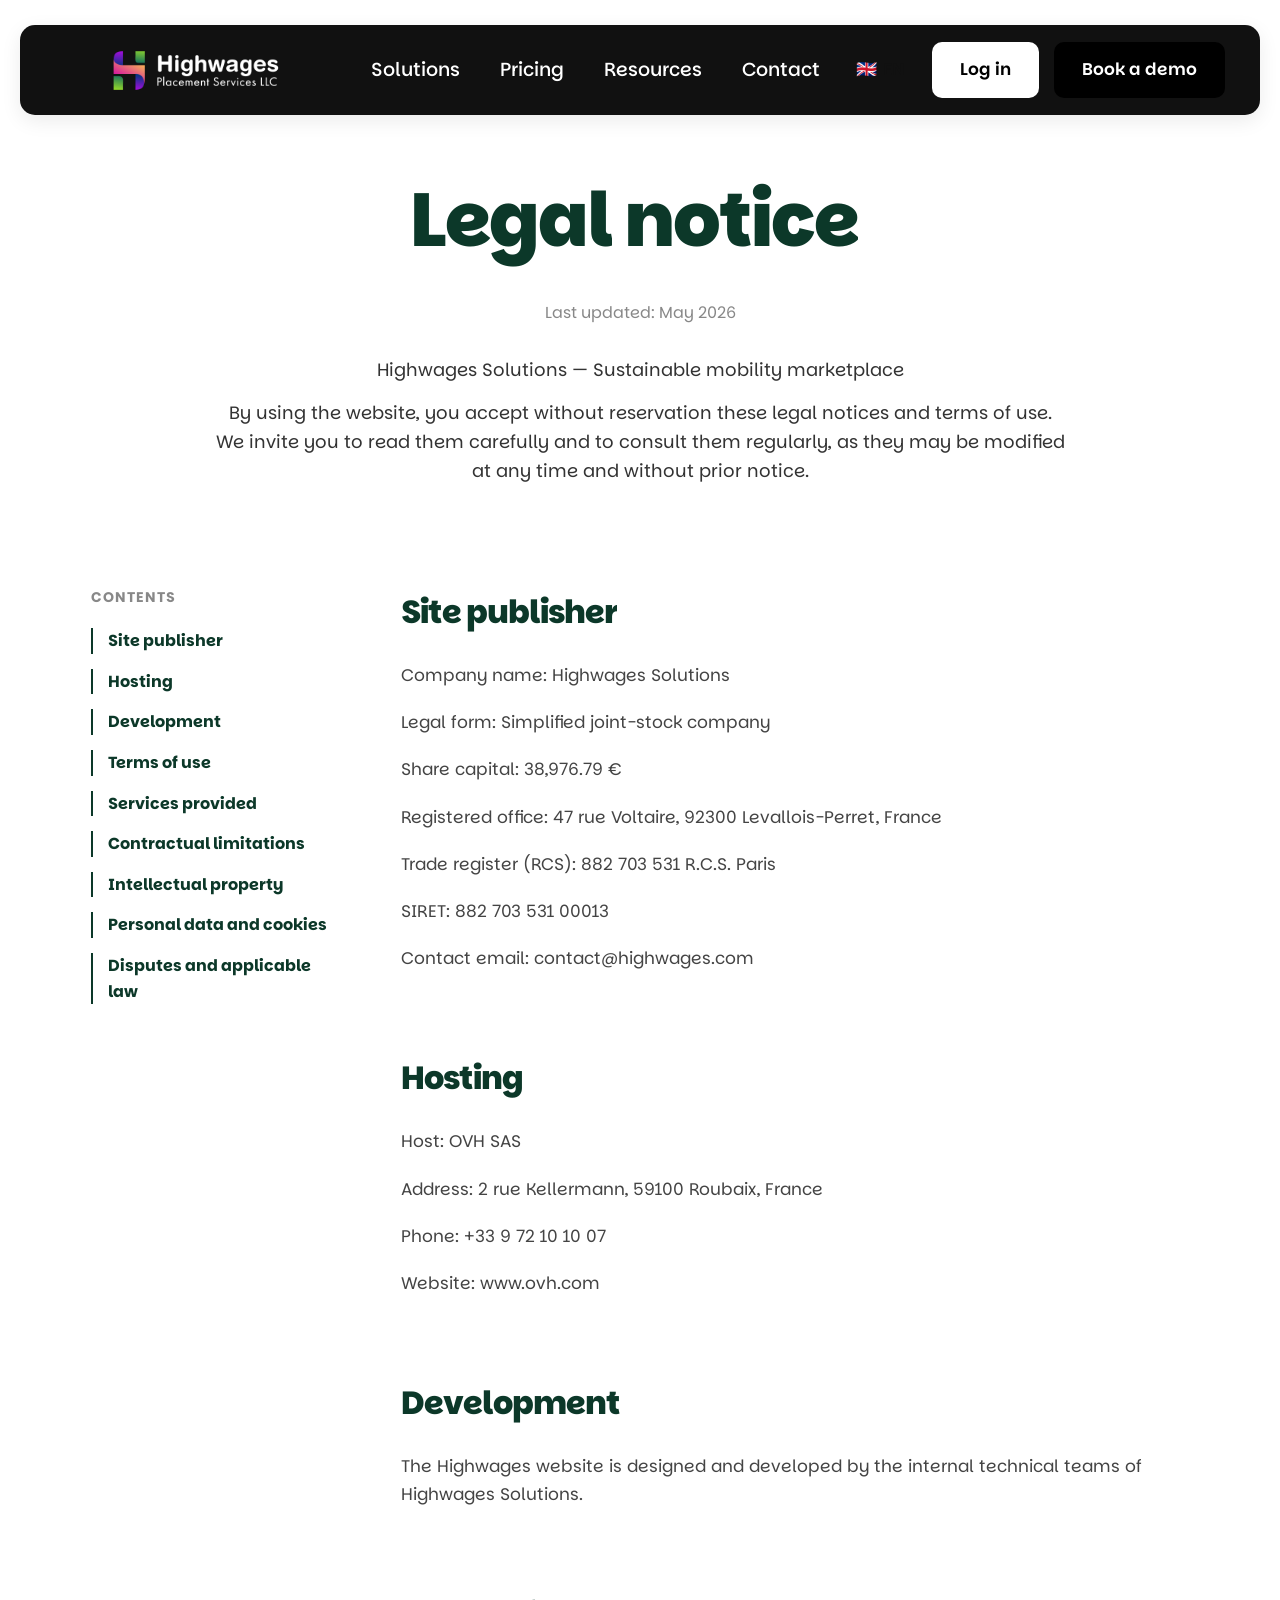
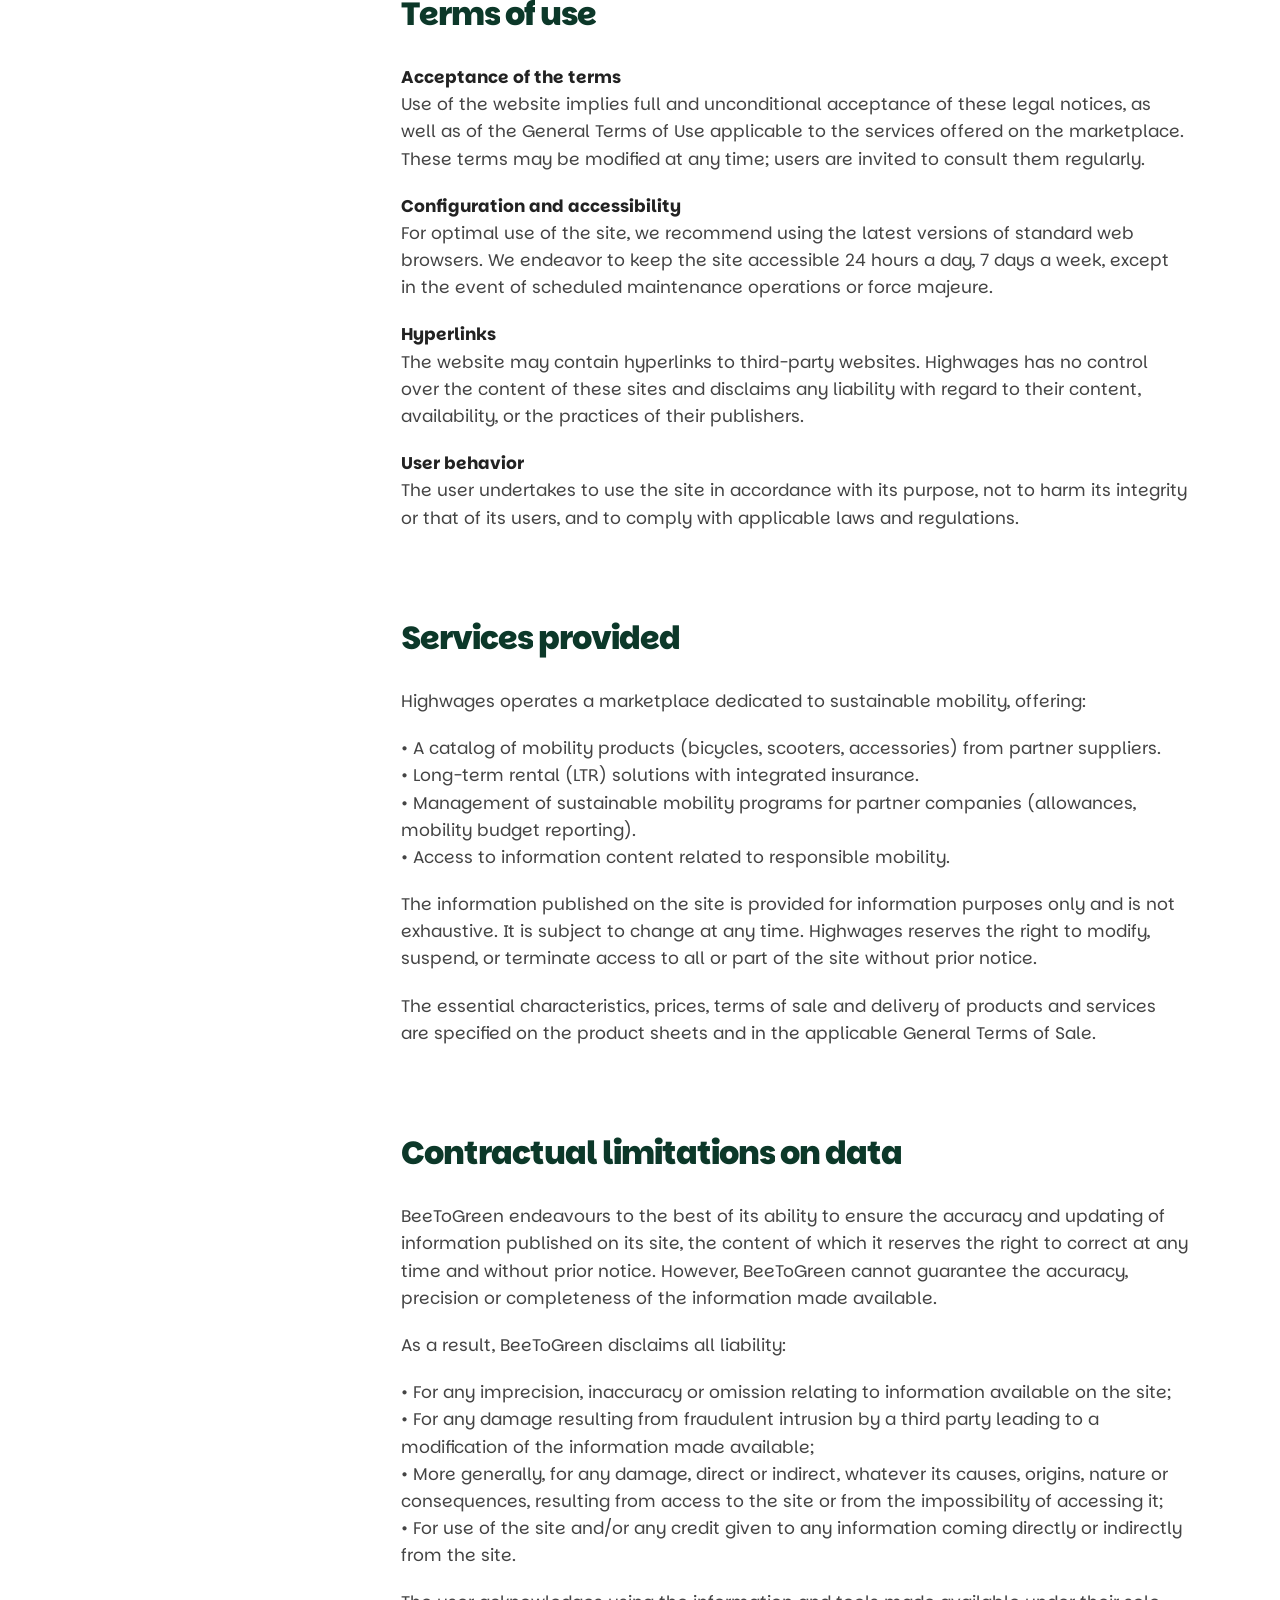
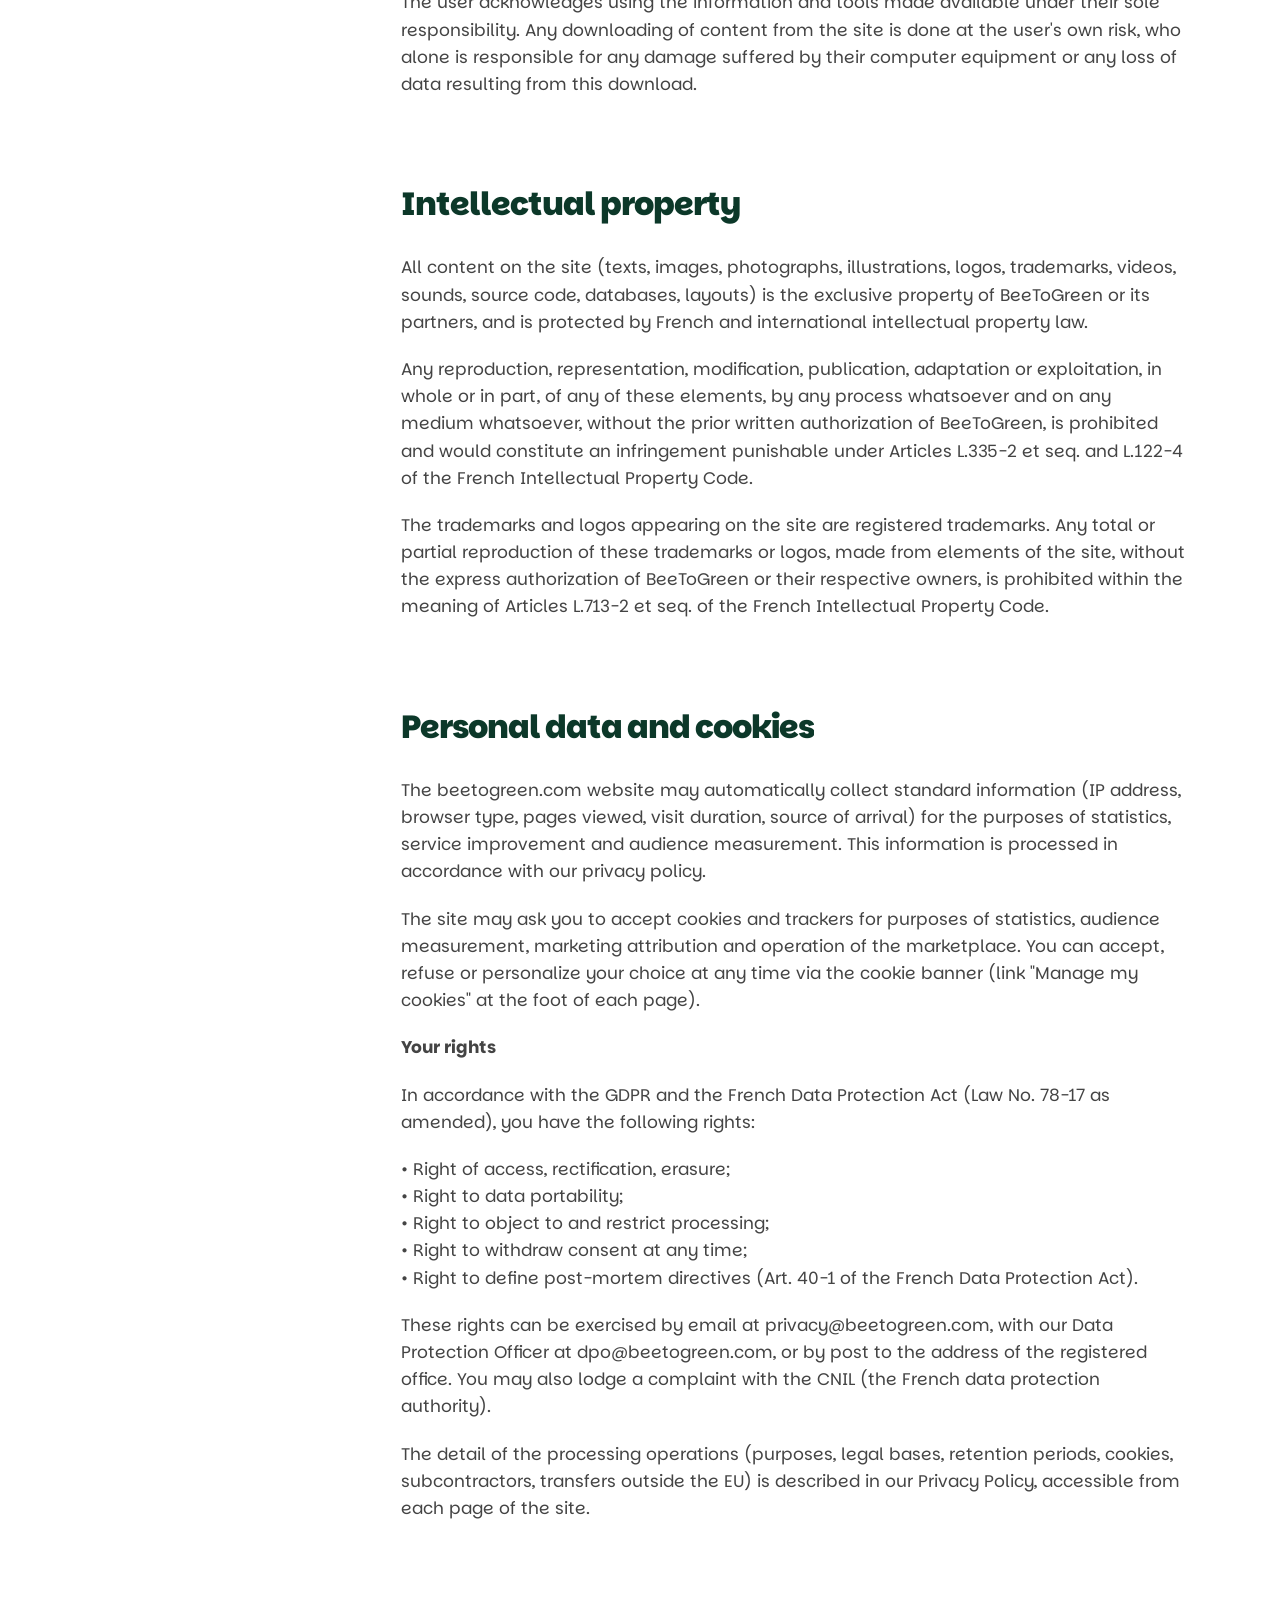
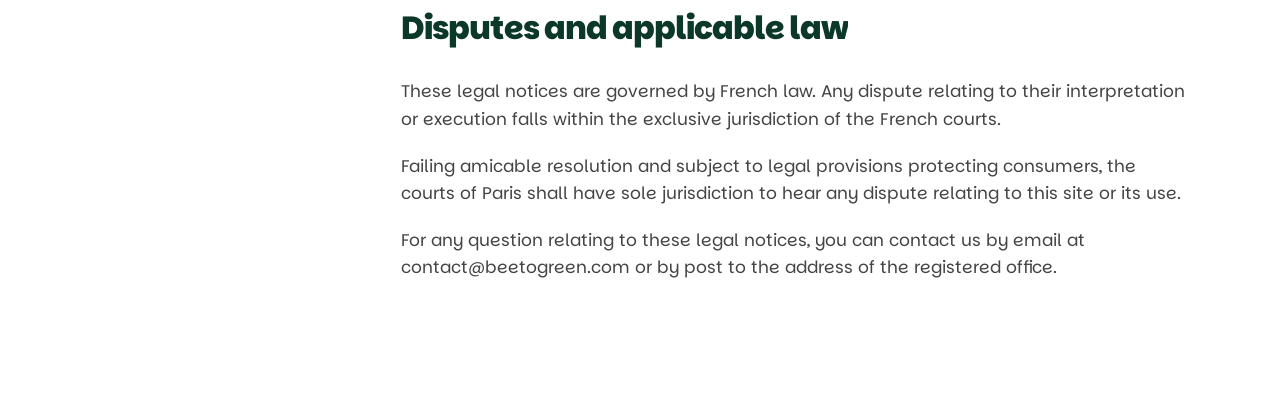
<file: solutions/legal.html>
<!DOCTYPE html>
<html lang="en">
<head>
    <meta charset="UTF-8">
    <meta name="viewport" content="width=device-width, initial-scale=1.0">
    <title>Legal Notice | Highwages</title>
    
    <!-- Google Font: Parkinsans -->
    <link rel="preconnect" href="https://fonts.googleapis.com">
    <link rel="preconnect" href="https://fonts.gstatic.com" crossorigin>
    <link href="https://fonts.googleapis.com/css2?family=Parkinsans:wght@300;400;500;600;700;800;900&display=swap" rel="stylesheet">
    
    <style>
        /* =========================================
           GLOBAL STYLES
           ========================================= */
        * {
            margin: 0;
            padding: 0;
            box-sizing: border-box;
        }

        html {
            scroll-behavior: smooth;
        }

        body {
            font-family: "Parkinsans", sans-serif;
            background-color: #ffffff;
            color: #333333;
            overflow-x: hidden;
            line-height: 1.6;
        }

        /* HEADER PLACEHOLDER */
        #header-placeholder {
            width: 100%;
            position: absolute; 
            top: 0;
            left: 0;
            z-index: 1000;
            background: transparent; 
        }

        /* =========================================
           GLOBAL ANIMATIONS (SPLIT TEXT)
           ========================================= */
        .split-text .char {
            display: inline-block;
            transform: translateY(100%);
            opacity: 0;
            transition: transform 0.6s cubic-bezier(0.22, 1, 0.36, 1), opacity 0.6s ease;
        }
        
        .split-text.in-view .char {
            transform: translateY(0);
            opacity: 1;
        }

        /* =========================================
           LEGAL HEADER SECTION
           ========================================= */
        .legal-header {
            padding: 160px 20px 80px; 
            text-align: center;
            max-width: 900px;
            margin: 0 auto;
        }

        .legal-title {
            font-size: clamp(45px, 6vw, 75px);
            font-weight: 800;
            color: #0c3829; /* Dark Green */
            letter-spacing: -2px;
            margin-bottom: 20px;
        }

        .legal-updated {
            font-size: 16px;
            color: #888888;
            margin-bottom: 30px;
        }

        .legal-intro-text {
            font-size: 18px;
            color: #333333;
            margin-bottom: 20px;
        }

        .legal-intro-text p {
            margin-bottom: 15px;
        }

        /* =========================================
           MAIN LEGAL CONTENT (SIDEBAR + CONTENT)
           ========================================= */
        .legal-main-container {
            max-width: 1200px;
            margin: 0 auto 100px;
            padding: 0 4%;
            display: flex;
            align-items: flex-start;
            gap: 60px;
        }

        /* ---------------------------------
           LEFT SIDEBAR (STICKY INDEX)
           --------------------------------- */
        .legal-sidebar {
            width: 250px;
            flex-shrink: 0;
            position: sticky;
            top: 120px; 
        }

        .sidebar-title {
            font-size: 14px;
            font-weight: 700;
            color: #888888;
            text-transform: uppercase;
            letter-spacing: 1px;
            margin-bottom: 20px;
        }

        .sidebar-nav {
            display: flex;
            flex-direction: column;
            gap: 15px;
        }

        .sidebar-link {
            text-decoration: none;
            font-size: 16px;
            font-weight: 500;
            color: #888888;
            padding-left: 15px;
            border-left: 2px solid #eaeaea;
            transition: all 0.3s ease;
        }

        .sidebar-link:hover {
            color: #0c3829;
        }

        /* ACTIVE STATE FOR SIDEBAR LINK */
        .sidebar-link.active {
            color: #0c3829; 
            font-weight: 700;
            border-left: 2px solid #0c3829; 
        }

        /* ---------------------------------
           RIGHT CONTENT AREA
           --------------------------------- */
        .legal-content-area {
            flex: 1;
            display: flex;
            flex-direction: column;
            gap: 60px;
        }

        .content-section h2 {
            font-size: 32px;
            font-weight: 800;
            color: #0c3829; 
            margin-bottom: 25px;
            letter-spacing: -1px;
        }

        .content-section p {
            font-size: 17px;
            color: #444444;
            margin-bottom: 20px;
        }

        .content-section strong {
            font-weight: 700;
            color: #222222;
        }

        /* =========================================
           RESPONSIVE ADJUSTMENTS (MOBILE VIEW)
           ========================================= */
        @media (max-width: 992px) {
            .legal-header {
                padding: 120px 20px 40px; 
                text-align: left; 
            }

            .legal-title {
                font-size: 38px;
            }

            .legal-intro-text {
                font-size: 16px;
            }

            .legal-main-container {
                flex-direction: column;
                gap: 40px;
                padding: 0 20px;
            }

            .legal-sidebar {
                width: 100%;
                position: relative;
                top: 0;
            }

            /* Keep vertical layout with left border for mobile */
            .sidebar-nav {
                flex-direction: column;
                gap: 12px;
            }

            .sidebar-link {
                border-left: 2px solid #eaeaea; 
                border-bottom: none;
                padding-left: 15px;
                padding-bottom: 0;
            }

            .sidebar-link.active {
                border-left: 2px solid #0c3829;
                border-bottom: none;
            }

            .legal-content-area {
                gap: 40px;
            }

            .content-section h2 {
                font-size: 26px;
                margin-bottom: 15px;
                letter-spacing: 0;
            }

            .content-section p {
                font-size: 16px;
            }
        }
    </style>
</head>

<body>

    <!-- HEADER PLACEHOLDER -->
    <div id="header-placeholder"></div>

    <!-- LEGAL HEADER TEXT -->
    <header class="legal-header">
        <h1 class="legal-title split-text">Legal notice</h1>
        <p class="legal-updated">Last updated: May 2026</p>
        <div class="legal-intro-text">
            <p>Highwages Solutions — Sustainable mobility marketplace</p>
            <p>By using the website, you accept without reservation these legal notices and terms of use.<br>
               We invite you to read them carefully and to consult them regularly, as they may be modified at any time and without prior notice.</p>
        </div>
    </header>

    <!-- MAIN LEGAL CONTAINER -->
    <main class="legal-main-container">
        
        <!-- LEFT SIDEBAR INDEX -->
        <aside class="legal-sidebar">
            <h3 class="sidebar-title">CONTENTS</h3>
            <nav class="sidebar-nav">
                <a href="#site-publisher" class="sidebar-link active">Site publisher</a>
                <a href="#hosting" class="sidebar-link">Hosting</a>
                <a href="#development" class="sidebar-link">Development</a>
                <a href="#terms-of-use" class="sidebar-link">Terms of use</a>
                <a href="#services-provided" class="sidebar-link">Services provided</a>
                <a href="#contractual" class="sidebar-link">Contractual limitations</a>
                <a href="#intellectual" class="sidebar-link">Intellectual property</a>
                <a href="#personal-data" class="sidebar-link">Personal data and cookies</a>
                <a href="#disputes" class="sidebar-link">Disputes and applicable law</a>
            </nav>
        </aside>

        <!-- RIGHT CONTENT -->
        <div class="legal-content-area">
            
            <section id="site-publisher" class="content-section">
                <h2 class="split-text">Site publisher</h2>
                <p>Company name: Highwages Solutions</p>
                <p>Legal form: Simplified joint-stock company</p>
                <p>Share capital: 38,976.79 €</p>
                <p>Registered office: 47 rue Voltaire, 92300 Levallois-Perret, France</p>
                <p>Trade register (RCS): 882 703 531 R.C.S. Paris</p>
                <p>SIRET: 882 703 531 00013</p>
                <p>Contact email: contact@highwages.com</p>
            </section>

            <section id="hosting" class="content-section">
                <h2 class="split-text">Hosting</h2>
                <p>Host: OVH SAS</p>
                <p>Address: 2 rue Kellermann, 59100 Roubaix, France</p>
                <p>Phone: +33 9 72 10 10 07</p>
                <p>Website: www.ovh.com</p>
            </section>

            <section id="development" class="content-section">
                <h2 class="split-text">Development</h2>
                <p>The Highwages website is designed and developed by the internal technical teams of Highwages Solutions.</p>
            </section>

            <section id="terms-of-use" class="content-section">
                <h2 class="split-text">Terms of use</h2>
                <p><strong>Acceptance of the terms</strong><br>
                Use of the website implies full and unconditional acceptance of these legal notices, as well as of the General Terms of Use applicable to the services offered on the marketplace. These terms may be modified at any time; users are invited to consult them regularly.</p>
                
                <p><strong>Configuration and accessibility</strong><br>
                For optimal use of the site, we recommend using the latest versions of standard web browsers. We endeavor to keep the site accessible 24 hours a day, 7 days a week, except in the event of scheduled maintenance operations or force majeure.</p>
                
                <p><strong>Hyperlinks</strong><br>
                The website may contain hyperlinks to third-party websites. Highwages has no control over the content of these sites and disclaims any liability with regard to their content, availability, or the practices of their publishers.</p>
                
                <p><strong>User behavior</strong><br>
                The user undertakes to use the site in accordance with its purpose, not to harm its integrity or that of its users, and to comply with applicable laws and regulations.</p>
            </section>

            <section id="services-provided" class="content-section">
                <h2 class="split-text">Services provided</h2>
                <p>Highwages operates a marketplace dedicated to sustainable mobility, offering:</p>
                <p>
                    • A catalog of mobility products (bicycles, scooters, accessories) from partner suppliers.<br>
                    • Long-term rental (LTR) solutions with integrated insurance.<br>
                    • Management of sustainable mobility programs for partner companies (allowances, mobility budget reporting).<br>
                    • Access to information content related to responsible mobility.
                </p>
                <p>The information published on the site is provided for information purposes only and is not exhaustive. It is subject to change at any time. Highwages reserves the right to modify, suspend, or terminate access to all or part of the site without prior notice.</p>
                <p>The essential characteristics, prices, terms of sale and delivery of products and services are specified on the product sheets and in the applicable General Terms of Sale.</p>
            </section>

            <section id="contractual" class="content-section">
                <h2 class="split-text">Contractual limitations on data</h2>
                <p>BeeToGreen endeavours to the best of its ability to ensure the accuracy and updating of information published on its site, the content of which it reserves the right to correct at any time and without prior notice. However, BeeToGreen cannot guarantee the accuracy, precision or completeness of the information made available.</p>
                <p>As a result, BeeToGreen disclaims all liability:</p>
                <p>
                    • For any imprecision, inaccuracy or omission relating to information available on the site; <br>
                    • For any damage resulting from fraudulent intrusion by a third party leading to a modification of the information made available;<br>
                    • More generally, for any damage, direct or indirect, whatever its causes, origins, nature or consequences, resulting from access to the site or from the impossibility of accessing it;<br>
                    • For use of the site and/or any credit given to any information coming directly or indirectly from the site.
                </p>
                <p>The user acknowledges using the information and tools made available under their sole responsibility. Any downloading of content from the site is done at the user's own risk, who alone is responsible for any damage suffered by their computer equipment or any loss of data resulting from this download.</p>
            </section>

            <section id="intellectual" class="content-section">
                <h2 class="split-text">Intellectual property</h2>
                <p>All content on the site (texts, images, photographs, illustrations, logos, trademarks, videos, sounds, source code, databases, layouts) is the exclusive property of BeeToGreen or its partners, and is protected by French and international intellectual property law.</p>
                <p>Any reproduction, representation, modification, publication, adaptation or exploitation, in whole or in part, of any of these elements, by any process whatsoever and on any medium whatsoever, without the prior written authorization of BeeToGreen, is prohibited and would constitute an infringement punishable under Articles L.335-2 et seq. and L.122-4 of the French Intellectual Property Code.</p>
                <p>The trademarks and logos appearing on the site are registered trademarks. Any total or partial reproduction of these trademarks or logos, made from elements of the site, without the express authorization of BeeToGreen or their respective owners, is prohibited within the meaning of Articles L.713-2 et seq. of the French Intellectual Property Code.</p>
            </section>

            <section id="personal-data" class="content-section">
                <h2 class="split-text">Personal data and cookies</h2>
                <p>The beetogreen.com website may automatically collect standard information (IP address, browser type, pages viewed, visit duration, source of arrival) for the purposes of statistics, service improvement and audience measurement. This information is processed in accordance with our privacy policy.</p>
                <p>The site may ask you to accept cookies and trackers for purposes of statistics, audience measurement, marketing attribution and operation of the marketplace. You can accept, refuse or personalize your choice at any time via the cookie banner (link "Manage my cookies" at the foot of each page).</p>
                <p><b>Your rights</b></p>
                <p>In accordance with the GDPR and the French Data Protection Act (Law No. 78-17 as amended), you have the following rights:</p>
                <p>
                    • Right of access, rectification, erasure; <br>
                    • Right to data portability; <br>
                    • Right to object to and restrict processing; <br>
                    • Right to withdraw consent at any time; <br>
                    • Right to define post-mortem directives (Art. 40-1 of the French Data Protection Act).
                </p>
                <p>These rights can be exercised by email at privacy@beetogreen.com, with our Data Protection Officer at dpo@beetogreen.com, or by post to the address of the registered office. You may also lodge a complaint with the CNIL (the French data protection authority).</p>
                <p>The detail of the processing operations (purposes, legal bases, retention periods, cookies, subcontractors, transfers outside the EU) is described in our Privacy Policy, accessible from each page of the site.</p>
            </section>

            <section id="disputes" class="content-section">
                <h2 class="split-text">Disputes and applicable law</h2>
                <p>These legal notices are governed by French law. Any dispute relating to their interpretation or execution falls within the exclusive jurisdiction of the French courts.</p>
                <p>Failing amicable resolution and subject to legal provisions protecting consumers, the courts of Paris shall have sole jurisdiction to hear any dispute relating to this site or its use.</p>
                <p>For any question relating to these legal notices, you can contact us by email at contact@beetogreen.com or by post to the address of the registered office.</p>
            </section>

        </div>

    </main>

    <!-- JAVASCRIPT FOR HEADER INJECTION -->
    <script>
        document.addEventListener("DOMContentLoaded", function() {
            // Fetch Header
            fetch('../components/header.html')
                .then(response => {
                    if (!response.ok) throw new Error('Header load nathi thayu!');
                    return response.text();
                })
                .then(data => {
                    document.getElementById('header-placeholder').innerHTML = data;
                })
                .catch(error => console.error("Header Error:", error));
        });
    </script>

    <!-- JAVASCRIPT FOR SCROLL SPY (HIGHLIGHTING LEFT INDEX) -->
    <script>
        document.addEventListener("DOMContentLoaded", function() {
            const sections = document.querySelectorAll(".content-section");
            const navLinks = document.querySelectorAll(".sidebar-link");

            // Function to update active link
            function updateActiveLink() {
                let currentSection = "";

                sections.forEach(section => {
                    const sectionTop = section.offsetTop;
                    // Adjust 150px offset to trigger slightly before the section hits the top
                    if (window.scrollY >= sectionTop - 150) {
                        currentSection = section.getAttribute("id");
                    }
                });

                // Set active class on corresponding link
                navLinks.forEach(link => {
                    link.classList.remove("active");
                    if (link.getAttribute("href").includes(currentSection)) {
                        link.classList.add("active");
                    }
                });
            }

            // Run on scroll
            window.addEventListener("scroll", updateActiveLink);
            
            // Run once on load to highlight correct section
            updateActiveLink();

            // Smooth scrolling when clicking a link
            navLinks.forEach(link => {
                link.addEventListener("click", function(e) {
                    e.preventDefault();
                    const targetId = this.getAttribute("href").substring(1);
                    const targetSection = document.getElementById(targetId);
                    
                    if(targetSection) {
                        window.scrollTo({
                            top: targetSection.offsetTop - 100, // Offset for sticky header/spacing
                            behavior: "smooth"
                        });
                    }
                });
            });
        });
    </script>

    <!-- JAVASCRIPT FOR SPLIT TEXT ANIMATION -->
    <script>
        document.addEventListener("DOMContentLoaded", function() {
            
            // 1. Split Text Preparation
            const splitTexts = document.querySelectorAll('.split-text');
            
            if (splitTexts.length > 0) {
                splitTexts.forEach(titleSplit => {
                    const words = titleSplit.innerHTML.split(/<br>|\s+/); 
                    titleSplit.innerHTML = '';
                    
                    words.forEach((word, wordIndex) => {
                        if (word === "") {
                            titleSplit.appendChild(document.createElement('br'));
                            return;
                        }
                        
                        const wordSpan = document.createElement('span');
                        wordSpan.style.display = 'inline-block';
                        wordSpan.style.overflow = 'hidden';
                        wordSpan.style.verticalAlign = 'top'; 
                        
                        const chars = word.split('');
                        chars.forEach((char, charIndex) => {
                            const charSpan = document.createElement('span');
                            charSpan.classList.add('char');
                            charSpan.innerText = char;
                            charSpan.style.transitionDelay = `${(wordIndex * 0.08) + (charIndex * 0.02)}s`; 
                            wordSpan.appendChild(charSpan);
                        });

                        titleSplit.appendChild(wordSpan);
                        titleSplit.appendChild(document.createTextNode('\u00A0')); 
                    });
                });
            }

            // 2. Intersection Observer Setup
            const observerOptions = {
                root: null,
                rootMargin: '0px',
                threshold: 0.15 
            };

            const mainObserver = new IntersectionObserver((entries) => {
                entries.forEach(entry => {
                    if (entry.isIntersecting) {
                        entry.target.classList.add('in-view');
                    }
                });
            }, observerOptions);

            // Observe all .split-text elements
            const animatedTitles = document.querySelectorAll('.split-text');
            animatedTitles.forEach(title => mainObserver.observe(title));

            setTimeout(() => {
                const heroTitle = document.querySelector('.legal-title');
                if(heroTitle) heroTitle.classList.add('in-view');
            }, 100);

        });
    </script>

</body>
</html>
</file>
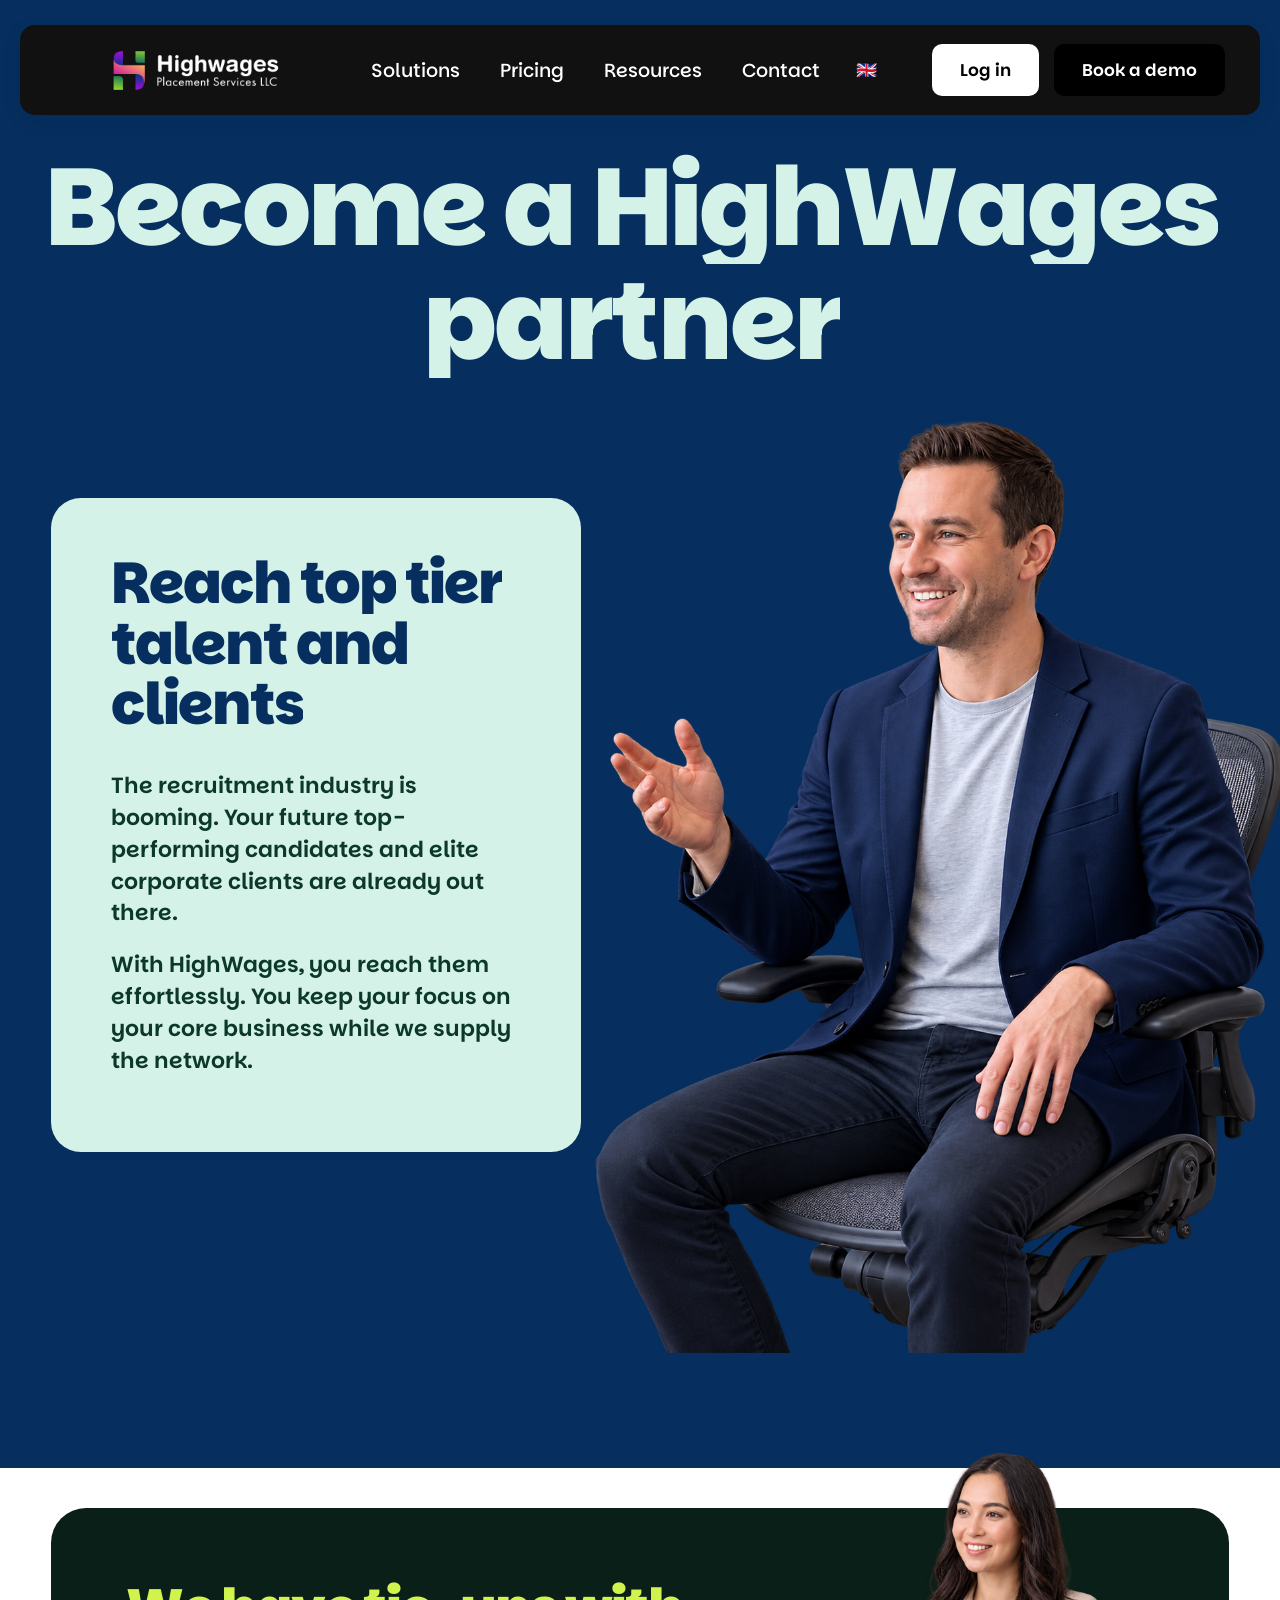
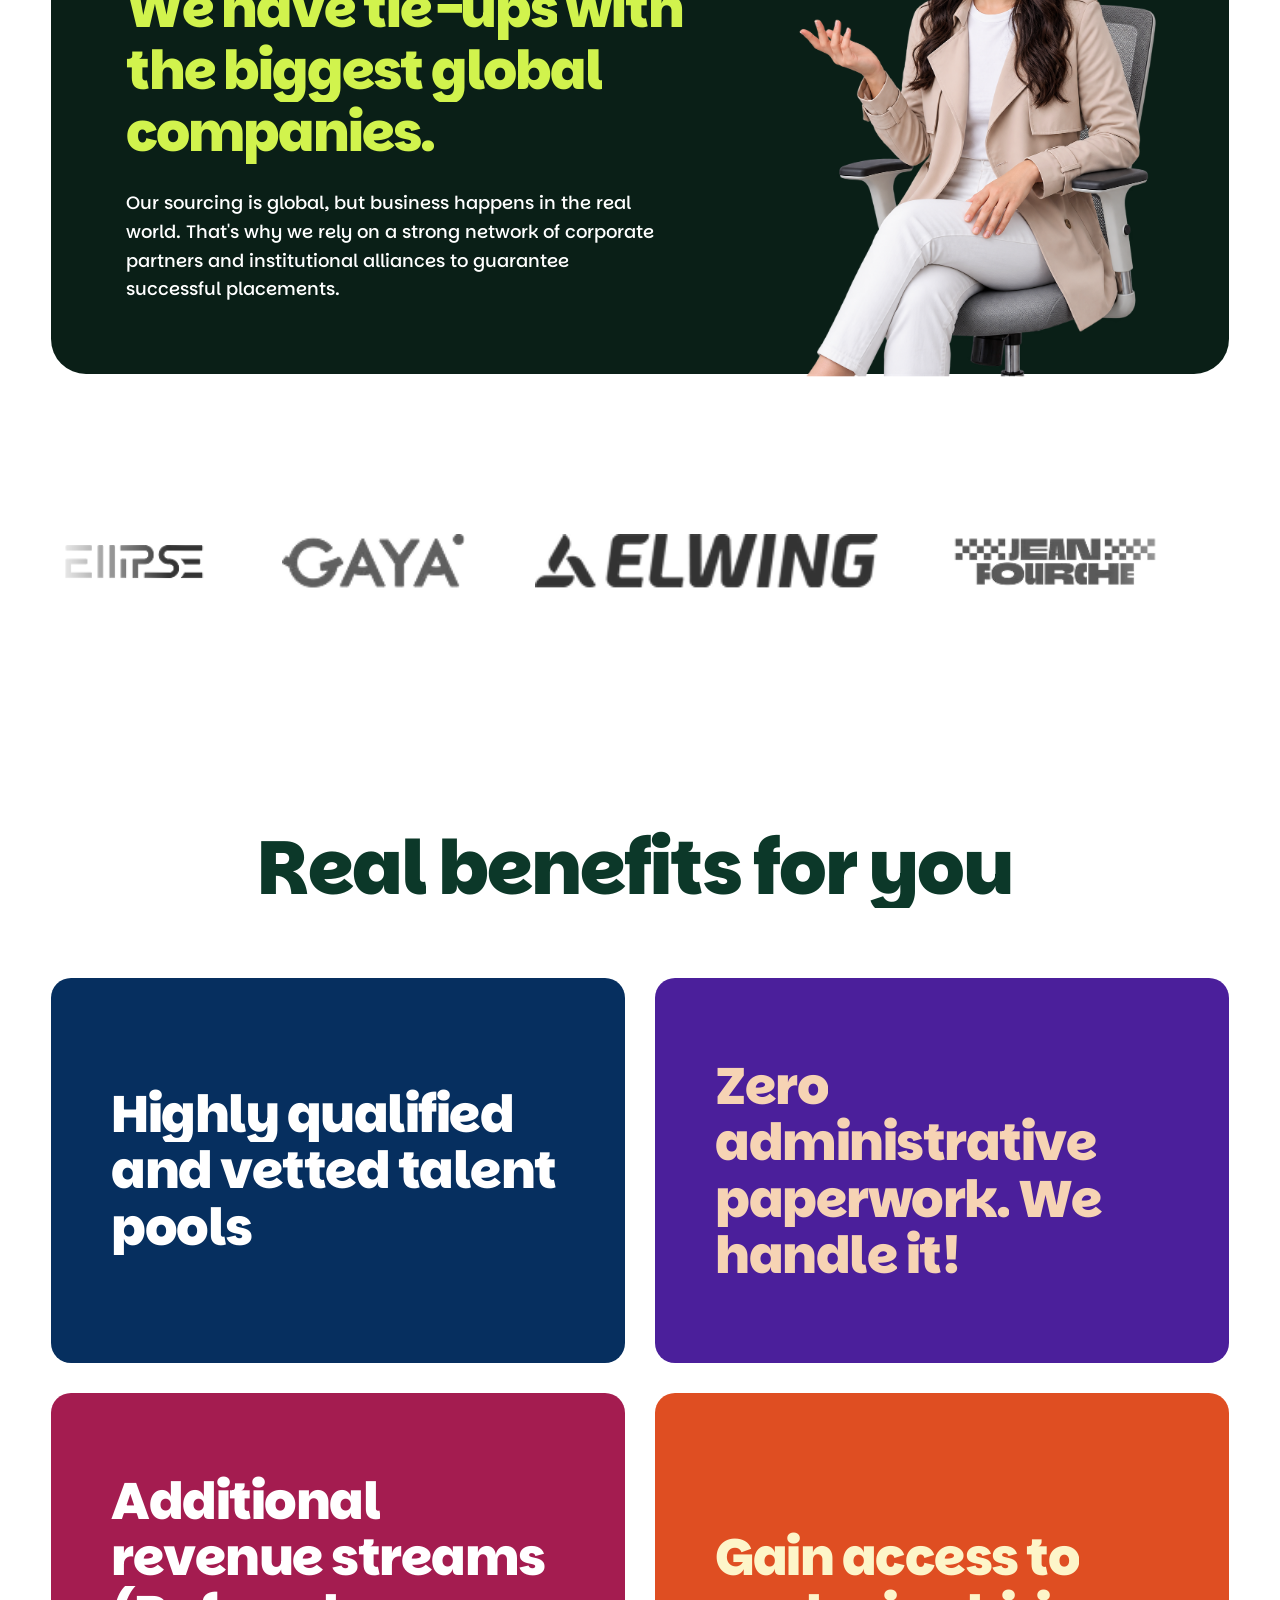
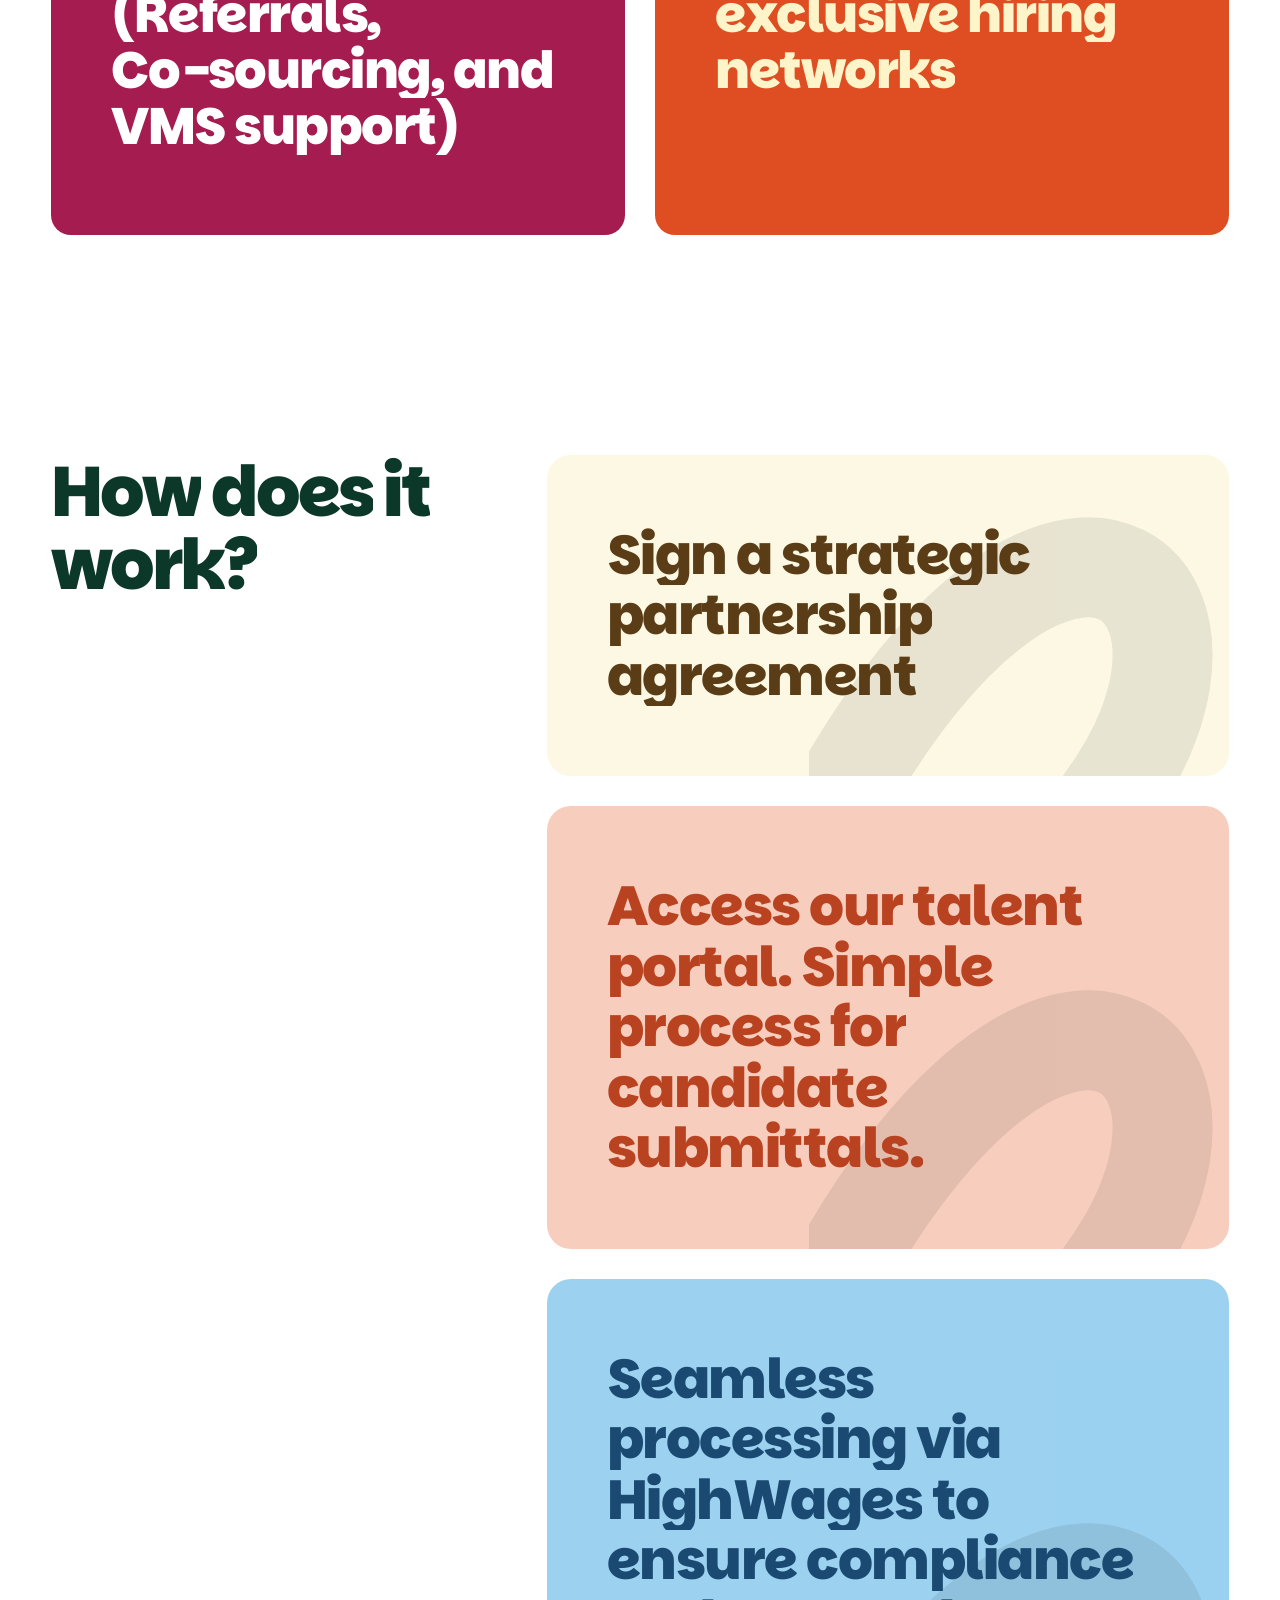
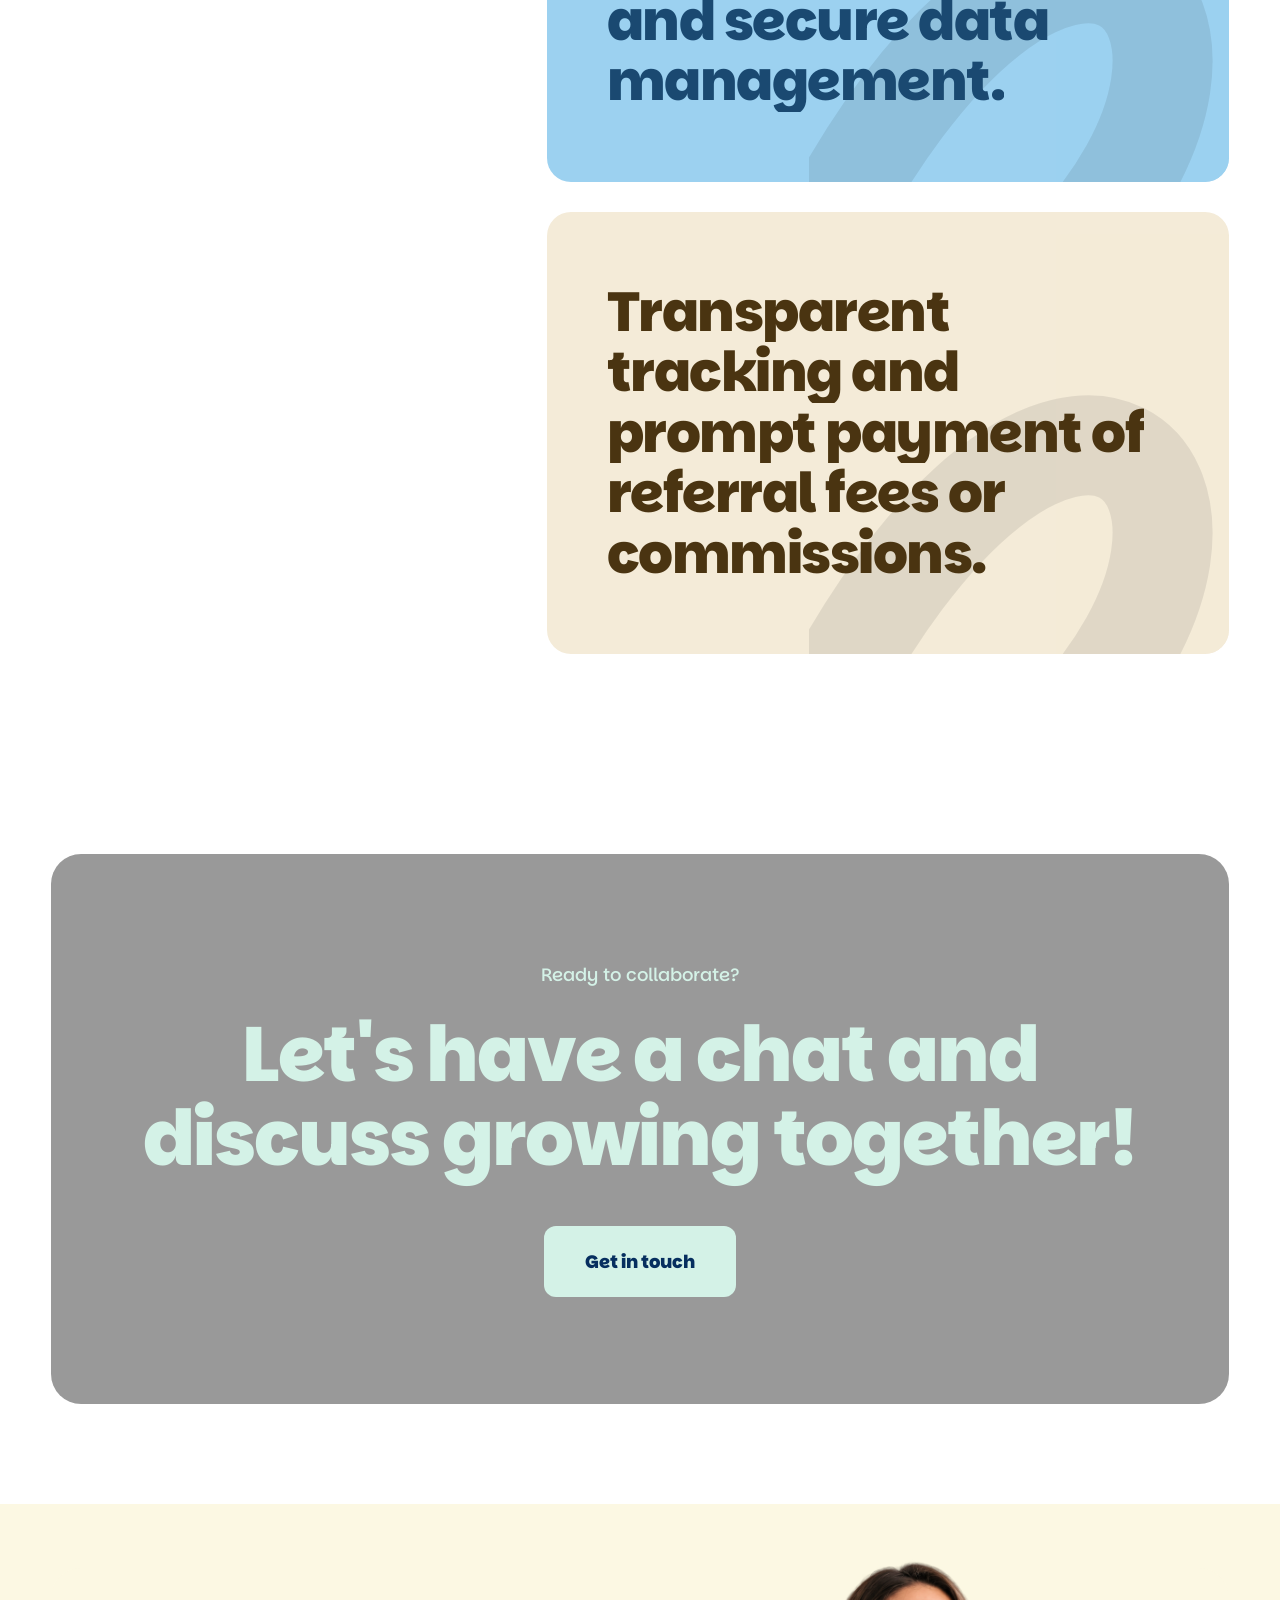
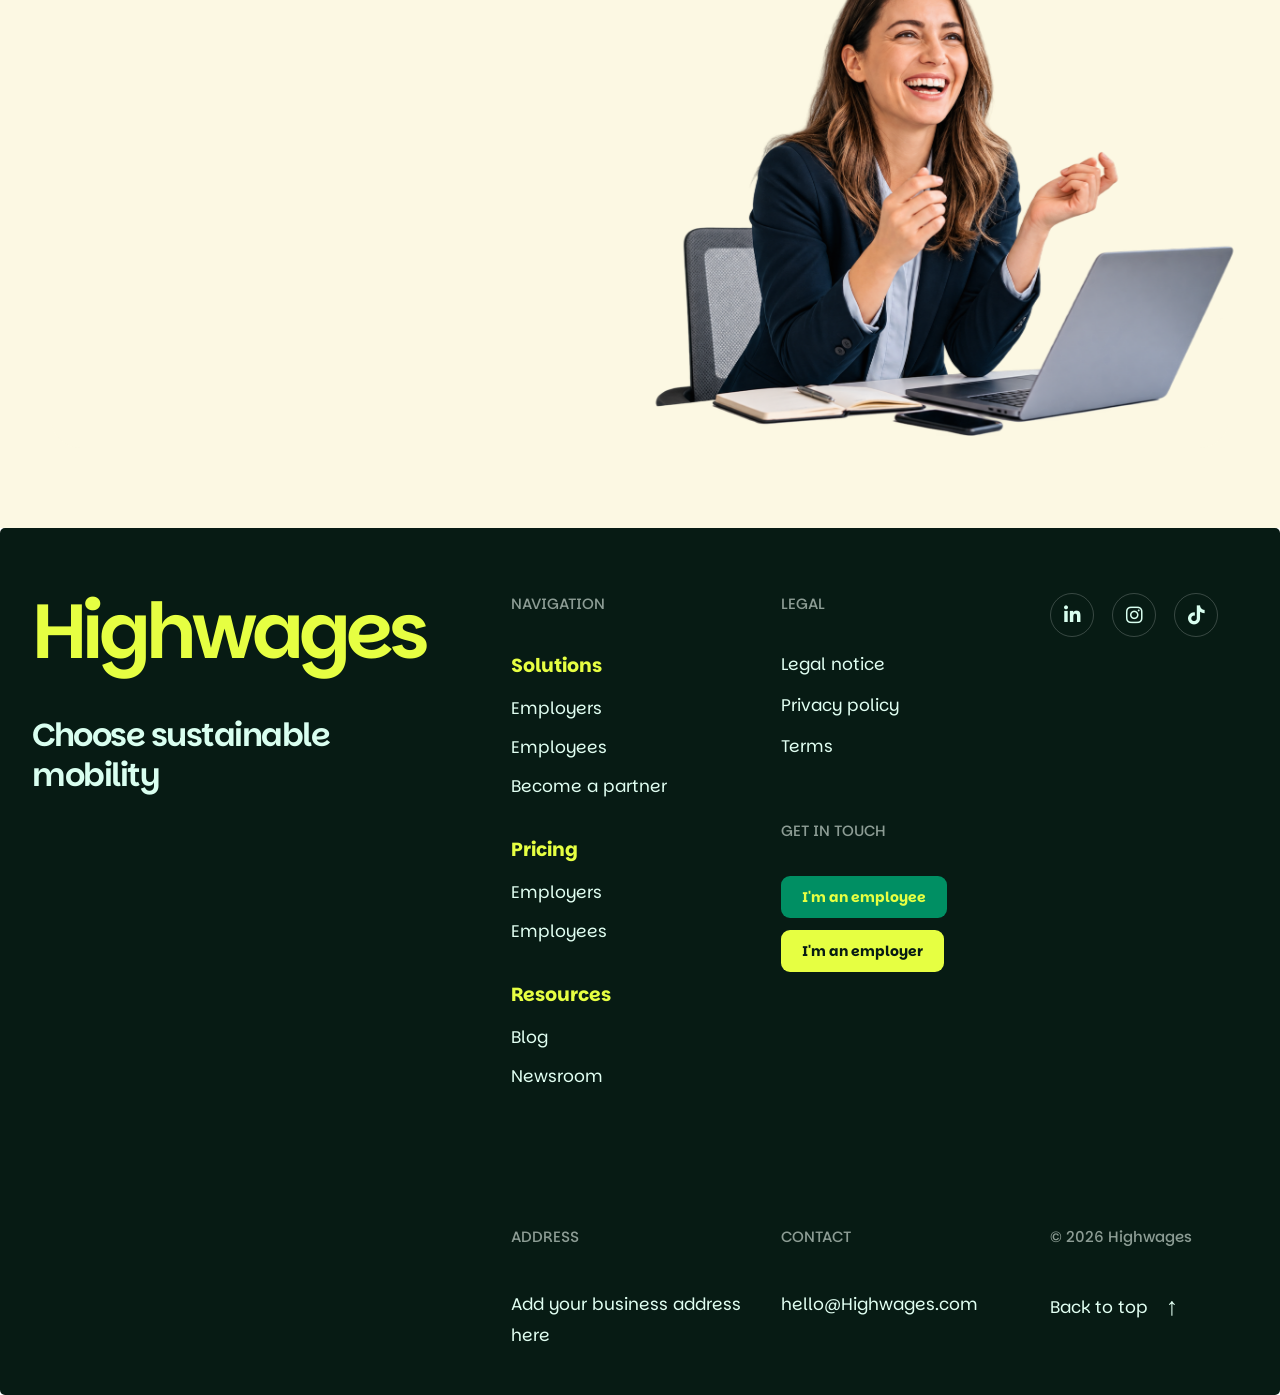
<file: solutions/partners.html>
<!DOCTYPE html>
<html lang="en">

<head>
    <meta charset="UTF-8">
    <meta name="viewport" content="width=device-width, initial-scale=1.0">
    <title>Become a Partner | Highwages Solutions</title>

    <!-- Google Font -->
    <link rel="preconnect" href="https://fonts.googleapis.com">
    <link rel="preconnect" href="https://fonts.gstatic.com" crossorigin>
    <link href="https://fonts.googleapis.com/css2?family=Parkinsans:wght@300;400;500;600;700;800;900&display=swap" rel="stylesheet">
    
    <style>
        * {
            margin: 0;
            padding: 0;
            box-sizing: border-box;
        }

        html {
            scroll-behavior: smooth;
        }

        body {
            font-family: "Parkinsans", sans-serif;
            background: #ffffff;
            color: #0b1e18;
            overflow-x: hidden;
        }

        /* HEADER PLACEHOLDER */
        #header-placeholder {
            width: 100%;
            position: absolute; 
            top: 0;
            left: 0;
            z-index: 1000;
            background: transparent; 
        }

        /* FOOTER PLACEHOLDER */
        #footer-placeholder {
            display: block;
            width: 100%;
        }

        /* =========================================
           GLOBAL ANIMATIONS (SPLIT TEXT & FADE UP)
           ========================================= */
        /* Split Text Header Animation */
        .split-text .char {
            display: inline-block;
            transform: translateY(100%);
            opacity: 0;
            transition: transform 0.6s cubic-bezier(0.22, 1, 0.36, 1), opacity 0.6s ease;
        }
        
        .split-text.in-view .char {
            transform: translateY(0);
            opacity: 1;
        }

        /* Paragraphs & Small text fade up animation */
        .fade-up-text {
            opacity: 0;
            transform: translateY(30px);
            transition: opacity 0.8s ease, transform 0.8s cubic-bezier(0.22, 1, 0.36, 1);
        }

        .fade-up-text.in-view {
            opacity: 1;
            transform: translateY(0);
        }

        /* =========================================
           HERO SECTION (BECOME A PARTNER)
           ========================================= */
        .hero-partner {
            width: 100%;
            min-height: auto;
            height: auto;
            background-color: #062f5f;
            display: flex;
            flex-direction: column;
            justify-content: flex-start;
            align-items: center;
            text-align: center;
            position: relative;
            overflow: hidden;
            padding: 150px 20px 0;
        }

        .hero-content {
            position: relative;
            width: 100%;
            max-width: 1200px;
            height: auto;
            flex-shrink: 0;
            overflow: visible;
        }

        .hero-title {
            color: #d4f2e7;
            font-size: clamp(55px, 8.5vw, 140px);
            font-weight: 900;
            line-height: 1.05;
            letter-spacing: -3px;
            margin-bottom: 0;
        }

        /* =========================================
           Mobile responsive
           ========================================= */
        @media (max-width: 768px) {
            .hero-partner {
                padding: 130px 20px 40px !important;
                min-height: auto !important;
            }
            .hero-title {
                font-size: 45px !important; 
                line-height: 1.2 !important; 
                letter-spacing: -1px !important;
            }

            .reach-section {
                padding: 0 5% 60px !important;
            }
            .reach-container {
                flex-direction: column !important;
            }
            .reach-card-left {
                width: 100% !important;
                height: auto !important;
                min-height: auto !important;
                padding: 40px 25px !important;
                margin-top: 20px !important;
                border-radius: 20px !important;
            }
            .reach-card-left h2 {
                font-size: 35px !important;
                line-height: 1.2 !important; 
                margin-bottom: 20px !important;
                letter-spacing: -1px !important;
            }
            .reach-card-left p {
                font-size: 22px !important; /* Reduced from 30px */
                font-weight: 600 !important;
                line-height: 1.5 !important; /* Slightly tighter line height */
                margin-bottom: 25px;
                color: #0c3829;
                max-width: 95%; /* Ensures it doesn't touch the very edges */
            }
            
            .reach-image-wrapper {
                position: relative !important;
                top: 0 !important;
                width: 100% !important;
                height: 350px !important;
                min-height: 350px !important;
                margin-top: 15px !important;
            }
            .reach-image {
                transform: scale(1) !important;
                border-radius: 20px !important;
            }
        }

        

        /* =========================================
           REACH NEW CUSTOMERS SECTION
           ========================================= */
        .reach-section {
            padding: 20px 4% 120px;
            background-color: #062f5f;
            position: relative;
        }

        .reach-container {
            display: flex;
            align-items: flex-start; 
            max-width: 1400px;
            margin: 0 auto;
            gap: 50px;
        }

        .reach-card-left {
            width: 45%;
            background-color: #d4f2e7;
            color: #062f5f;
            border-radius: 30px;
            padding: 55px 60px;
            display: flex;
            flex-direction: column;
            justify-content: center;
            flex-shrink: 0;
            height: auto;
            min-height: 610px;
            margin-top: 100px;
        }

        .reach-card-left h2 {
            font-family: "Parkinsans", sans-serif;
            font-size: clamp(40px, 4.5vw, 65px);
            font-weight: 900;
            line-height: 1.05;
            letter-spacing: -2px;
            margin-bottom: 35px;
        }

        .reach-card-left p {
            font-size: 22px !important;
            font-weight: 600;
            line-height: 1.45;
            margin-bottom: 20px;
            color: #0c3829;
            max-width: 100%;
        }

        .reach-image-wrapper {
            position: sticky;
            top: 100px;
            width: 60%;
            height: 850px;
            min-height: 950px;
            border-radius: 30px;
            overflow: visible;
            display: flex;
            align-items: center;
            justify-content: center;
            opacity: 0; 
            transform: scale(0.95);
            transition: opacity 1s ease, transform 1s cubic-bezier(0.22, 1, 0.36, 1);
        }

        .reach-image-wrapper.in-view {
            opacity: 1;
            transform: scale(1);
        }

        .reach-image {
            width: 100%;
            height: 100%;
            object-fit: contain;
            transform: scale(1.2);
            display: block;
            border-radius: 30px;
        }

        /* =========================================
           BIGGEST FRENCH BICYCLE BRANDS SECTION
           ========================================= */
        .brands-section {
            padding: 40px 4% 100px;
            background-color: #ffffff; 
            position: relative;
        }

        .brands-card {
            background-color: #0a1f17; 
            border-radius: 35px;
            display: flex;
            align-items: center;
            justify-content: space-between;
            max-width: 1350px;
            margin: 0 auto;
            padding: 70px 60px 70px 75px; 
            position: relative;
            overflow: visible; 
            min-height: 450px;
        }

        .brands-content {
            flex: 1;
            max-width: 620px; 
            z-index: 2;
        }

        .brands-content h2 {
            font-family: "Parkinsans", sans-serif;
            font-size: clamp(38px, 4.2vw, 54px); 
            font-weight: 900;
            line-height: 1.15;
            letter-spacing: -2px;
            color: #d1f34d; 
            margin-bottom: 25px;
            max-width: 680px;
        }

        .brands-content p {
            font-size: 18px;
            font-weight: 500;
            line-height: 1.6;
            color: #ffffff;
            max-width: 540px;
        }

        .brands-image-wrapper {
            position: absolute;
            right: 60px; 
            top: 43%;
            transform: translateY(-50%);
            width: 400px; 
            z-index: 5;
            pointer-events: none;
            opacity: 0;
            transition: opacity 1s ease 0.3s;
        }

        .brands-card.in-view .brands-image-wrapper {
            opacity: 1;
        }

        .brands-image-wrapper img {
            width: 100%;
            height: auto;
            display: block;
        }

        @media (max-width: 992px) {
            .brands-card {
                flex-direction: column;
                padding: 50px 30px;
                text-align: center;
                overflow: hidden;
            }
            .brands-image-wrapper {
                position: relative;
                top: auto;
                right: auto;
                transform: none;
                width: 100%;
                max-width: 450px;
                margin-top: 30px;
            }
            .reach-container {
                flex-direction: column; 
            }
            .reach-card-left {
                width: 100%;
                padding: 50px 30px;
                margin-bottom: 30px;
            }
            .reach-image-wrapper {
                position: relative;
                top: 0;
                width: 100%;
                height: 450px;
                min-height: auto;
            }
            .reach-image {
                transform: scale(1);
            }
        }

        @media (max-width: 768px) {
            .hero-partner {
                padding: 130px 20px 0;
            }
            .reach-section {
                padding: 20px 4% 60px;
            }
        }

        /* =========================================
            PARTNER LOGOS SLIDER
            ========================================= */
        .market-partners {
            margin-top: 80px;
            padding: 80px 0 40px;
            text-align: center;
        }

        .partner-subtitle {
            font-size: 17px;
            color: #59665c;
            font-weight: 600;
            margin-bottom: 40px;
        }

        .partner-logo-slider {
            width: 100%;
            overflow: hidden;
            position: relative;
            -webkit-mask-image: linear-gradient(to right, transparent 0%, #000 10%, #000 90%, transparent 100%);
        }

        .partner-logo-track {
            display: flex;
            width: max-content;
            animation: partnerMarquee 15s linear infinite; 
        }

        .partner-logo-group {
            display: flex;
            align-items: center;
            gap: 70px;
            padding-right: 70px;
        }

        .partner-logo-group img {
            height: 55px; 
            object-fit: contain;
            filter: grayscale(100%) opacity(0.8);
            transition: filter 0.3s ease;
        }

        .partner-logo-group img:hover {
            filter: grayscale(0%) opacity(1);
        }

        @keyframes partnerMarquee {
            0% { transform: translateX(0); }
            100% { transform: translateX(-50%); } 
        }

        /* =========================================
           REAL BENEFITS FOR YOU SECTION
           ========================================= */
        .benefits-section {
            padding: 100px 4% 120px;
            background-color: #ffffff; /* White background */
            text-align: center;
        }

        .benefits-title {
            font-family: "Parkinsans", sans-serif;
            font-size: clamp(45px, 6vw, 75px);
            font-weight: 900;
            line-height: 1.05;
            letter-spacing: -2px;
            color: #0c3829; /* Dark Green Title */
            margin-bottom: 70px;
        }

        .benefits-grid {
            display: grid;
            grid-template-columns: 1fr 1fr; /* 2 Columns */
            gap: 30px;
            max-width: 1400px;
            margin: 0 auto;
        }

        /* Basic Card Style (Non-clickable) */
        .benefit-card {
            border-radius: 20px;
            padding: 80px 60px;
            display: flex;
            align-items: center;
            justify-content: flex-start;
            text-align: left;
            min-height: 350px;
        }

        .benefit-card h3 {
            font-family: "Parkinsans", sans-serif;
            font-size: clamp(35px, 4vw, 55px);
            font-weight: 800;
            line-height: 1.1;
            letter-spacing: -1.5px;
            margin: 0;
        }

        /* Card Specific Colors based on screenshots */
        
        .card-dark-blue {
            background-color: #062f5f; 
            color: #ffffff;
        }

        .card-purple {
            background-color: #4b1f9b; 
            color: #f6d3b4; /* Peach/Light Orange text */
        }

        .card-maroon {
            background-color: #a41c50; 
            color: #ffffff;
        }

        .card-orange {
            background-color: #df4e22; 
            color: #fdf5c9; /* Light Yellow text */
        }

        /* Responsive */
        @media (max-width: 992px) {
            .benefits-grid {
                grid-template-columns: 1fr; /* Stack on mobile */
                gap: 20px;
            }
            .benefit-card {
                padding: 50px 40px;
                min-height: auto;
            }
        }

        /* =========================================
           HOW DOES IT WORK SECTION
           ========================================= */
        .how-it-works-section {
            padding: 100px 4% 150px;
            background-color: #ffffff; 
            position: relative;
        }

        .how-container {
            display: flex;
            align-items: flex-start; 
            max-width: 1400px;
            margin: 0 auto;
            gap: 40px;
        }

        /* Left Side: Sticky Title */
        .how-sticky-left {
            position: sticky;
            top: 150px; /* Offset from top while scrolling */
            width: 40%; 
            padding-right: 20px;
        }

        .how-title {
            font-family: "Parkinsans", sans-serif;
            font-size: clamp(55px, 7vw, 70px); /* Big size matching screenshot */
            font-weight: 900;
            line-height: 1.05;
            letter-spacing: -3px;
            color: #0c3829; /* Dark Green Title */
            margin: 0;
        }

        /* Right Side: Scrolling Cards Container */
        .how-scrolling-right {
            width: 60%;
            display: flex;
            flex-direction: column;
            gap: 30px; /* Space between cards */
        }

        /* Individual Scroll Card */
        .how-card {
            border-radius: 24px;
            padding: 70px 60px;
            display: flex;
            align-items: center;
            justify-content: flex-start;
            text-align: left;
            position: relative;
            overflow: hidden; /* For background shapes */
        }

        /* Shared Background Graphic for all cards (the loop shape) */
        .how-card::before {
            content: "";
            position: absolute;
            bottom: -80px;
            right: -80px;
            width: 500px;
            height: 500px;
            background-image: url('data:image/svg+xml;utf8,<svg viewBox="0 0 100 100" xmlns="http://www.w3.org/2000/svg"><path d="M 0,100 C 50,0 100,50 50,100" fill="none" stroke="rgba(0,0,0,0.1)" stroke-width="20" stroke-linecap="round"/></svg>');
            background-size: cover;
            background-position: center;
            background-repeat: no-repeat;
            opacity: 0.8;
            z-index: 0;
            pointer-events: none;
        }

        .how-card h3 {
            font-family: "Parkinsans", sans-serif;
            font-size: clamp(35px, 4.5vw, 55px);
            font-weight: 900;
            line-height: 1.1;
            letter-spacing: -1.5px;
            margin: 0;
            position: relative;
            z-index: 1; /* Keep text above background graphic */
        }

        /* Specific Card Colors */
        
        /* Card 1: Light Yellow */
        .card-light-yellow {
            background-color: #fcf8e3; /* Light yellow background */
            color: #5a3d16; /* Dark brown/gold text */
        }

        /* Card 2: Light Peach/Orange */
        .card-light-peach {
            background-color: #f7cebe; /* Peach background */
            color: #b94220; /* Dark orange/red text */
        }

        /* Card 3: Light Blue */
        .card-light-blue {
            background-color: #9cd1f0; /* Light blue background */
            color: #1a4971; /* Dark blue text */
        }

        /* Card 4: Light Cream */
        .card-light-cream {
            background-color: #f4ebd8; /* Light cream background */
            color: #4a3411; /* Dark brown text */
        }

        /* Responsive Adjustments */
        @media (max-width: 992px) {
            .how-container {
                flex-direction: column; 
                gap: 50px;
            }
            .how-sticky-left {
                position: relative;
                top: 0;
                width: 100%;
                text-align: center;
                padding-right: 0;
            }
            .how-scrolling-right {
                width: 100%;
            }
            .how-card {
                padding: 50px 40px;
            }
        }

        @media (max-width: 768px) {
            .how-it-works-section {
                padding: 60px 4% 80px !important;
            }
            .how-sticky-left {
                text-align: left !important; 
                margin-bottom: -15px !important;
            }
            .how-title {
                font-size: 32px !important; 
                letter-spacing: -1px !important;
                line-height: 1.1 !important;
            }
            .how-scrolling-right {
                gap: 20px !important; 
            }
            .how-card {
                padding: 35px 25px 50px !important;
                min-height: 160px !important;
                border-radius: 16px !important;
            }
            .how-card h3 {
                font-size: 20px !important; 
                line-height: 1.3 !important;
                letter-spacing: -0.5px !important;
            }
            .how-card::before {
                width: 300px !important;
                height: 300px !important;
                bottom: -40px !important;
                right: -40px !important;
            }
        }
        
        /* =========================================
           VIDEO CHAT SECTION
           ========================================= */
        .video-chat-section {
            padding: 50px 4% 100px;
            background-color: #ffffff; 
        }

        .video-chat-container {
            position: relative;
            max-width: 1400px;
            margin: 0 auto;
            border-radius: 30px;
            padding: 100px 5%;
            display: flex;
            align-items: center;
            justify-content: center;
            overflow: hidden; 
            min-height: 550px;
        }

        /* Video Styling */
        .chat-bg-video {
            position: absolute;
            top: 0;
            left: 0;
            width: 100%;
            height: 100%;
            object-fit: cover;
            z-index: 1;
        }

        /* Black overlay video ni upar */
        .chat-overlay {
            position: absolute;
            top: 0;
            left: 0;
            width: 100%;
            height: 100%;
            background-color: rgba(0, 0, 0, 0.4); 
            z-index: 2;
        }

        /* Content Styling */
        .video-chat-content {
            position: relative;
            z-index: 3; 
            text-align: center;
            display: flex;
            flex-direction: column;
            align-items: center;
            color: #d4f2e7; /* Light Mint Green text */
        }

        .video-chat-label {
            font-size: 18px;
            font-weight: 500;
            margin-bottom: 25px;
        }

        .video-chat-title {
            font-family: "Parkinsans", sans-serif;
            font-size: clamp(40px, 6vw, 85px); 
            font-weight: 800;
            line-height: 1.1;
            letter-spacing: -2px;
            margin-bottom: 45px;
        }

        /* Animated Button */
        .video-chat-btn {
            position: relative;
            overflow: hidden;
            display: inline-flex;
            align-items: center;
            justify-content: center;
            background-color: #d4f2e7; 
            color: #062f5f; /* Dark Blue text */
            padding: 22px 40px;
            border-radius: 12px;
            font-size: 18px;
            font-weight: 800;
            text-decoration: none;
            border: 1px solid transparent;
            transition: color 0.4s ease, border-color 0.4s ease;
            z-index: 1;
        }

        .video-chat-btn::before {
            content: "";
            position: absolute;
            top: 100%;
            left: 50%;
            transform: translateX(-50%) translateY(0);
            width: 250%;
            height: 250%;
            border-radius: 50%;
            background-color: #062f5f; 
            transition: transform 0.5s ease-in-out;
            z-index: -1;
        }

        .video-chat-btn:hover {
            color: #d4f2e7;
            border-color: rgba(212, 242, 231, 0.4);
        }

        .video-chat-btn:hover::before {
            transform: translateX(-50%) translateY(-50%);
        }

        @media (max-width: 768px) {
            .video-chat-container {
                padding: 70px 6%;
                min-height: 400px;
            }
            .video-chat-title {
                margin-bottom: 35px;
            }
        }

        /* =========================================
        TOUR WRAPPED UP SECTION (FINAL FIX)
        ========================================= */
        .tour-section {
            padding: 5% 4% 80px;
            background-color: #fcf8e3; 
            position: relative;
            overflow: visible; 
        }

        .tour-card {
            background-color: #fcf8e3; 
            border-radius: 30px;
            display: flex;
            align-items: center;
            justify-content: flex-start;
            padding: 100px 7%;            
            position: relative;
            overflow: visible; 
            min-height: 480px; 
        }

        .tour-content {
            flex: 1;
            max-width: 600px; 
            color: #3b2314; 
            z-index: 2;
        }

        .tour-content h2 {
            font-family: "Parkinsans", sans-serif;
            font-size: clamp(36px, 4.2vw, 72px); 
            font-weight: 800;
            line-height: 1.1;
            letter-spacing: -2px;
            color: #3b2314; 
            margin-bottom: 20px;
        }

        @media (max-width: 1100px) { .tour-content h2 { white-space: normal; } }

        .tour-content p {
            font-size: 17px;
            font-weight: 500;
            line-height: 1.5;
            color: #3b2314;
            margin-bottom: 30px;
            max-width: 480px;
        }

        .tour-btn {
            position: relative;
            overflow: hidden; 
            display: inline-flex;
            align-items: center;
            justify-content: center;
            padding: 16px 32px;
            background-color: #3b2314; 
            color: #ffffff;
            font-size: 17px;
            font-weight: 800;
            border-radius: 12px;
            border: 1px solid #3b2314; 
            transition: color 0.4s ease, border-color 0.4s ease;
            z-index: 1;
            text-decoration: none;
        }

        .tour-btn::before {
            content: "";
            position: absolute;
            top: 100%;
            left: 50%;
            transform: translateX(-50%) translateY(0);
            width: 250%;
            height: 250%;
            border-radius: 50%;
            background-color: #f4c2b3; 
            transition: transform 0.5s ease-in-out;
            z-index: -1;
        }

        .tour-btn:hover { color: #3b2314; border-color: #3b2314; }
        .tour-btn:hover::before { transform: translateX(-50%) translateY(-50%); }

        .tour-image {
            position: absolute;
            right: -10px;
            top: -40px; 
            width: 680px;
            z-index: 3; 
            pointer-events: none;
        }

        .tour-image img { display: block; width: 100%; height: auto; }

        .tour-animated-h {
            position: absolute;
            bottom: -110px; 
            left: 42%; 
            width: 180px; 
            height: 180px;
            z-index: 2;
            opacity: 0.95;
            transform: rotate(-45deg); 
            transition: bottom 1.2s cubic-bezier(0.22, 1, 0.36, 1), transform 1.2s cubic-bezier(0.22, 1, 0.36, 1); 
        }

        .tour-animated-h.h-visible { bottom: -40px; transform: rotate(15deg); }

        .tour-content h2,
        .tour-content p,
        .tour-content .tour-btn {
            opacity: 0;
            transform: translateY(30px);
        }

        .tour-card.content-visible .tour-content h2 { animation: tourSlideUp 0.8s cubic-bezier(0.22, 1, 0.36, 1) 0.1s forwards; }
        .tour-card.content-visible .tour-content p { animation: tourSlideUp 0.8s cubic-bezier(0.22, 1, 0.36, 1) 0.25s forwards; }
        .tour-card.content-visible .tour-content .tour-btn { animation: tourSlideUp 0.8s cubic-bezier(0.22, 1, 0.36, 1) 0.4s forwards; }

        @keyframes tourSlideUp { to { opacity: 1; transform: translateY(0); } }

        @media (max-width: 950px) {
            .tour-card { flex-direction: column; padding: 40px 5%; text-align: center; overflow: hidden; }
            .tour-image { position: relative; right: auto; top: auto; width: 100%; max-width: 400px; margin-top: 20px; }
            .tour-content { max-width: 100%; }
            .tour-animated-h { left: 20%; width: 130px; height: 130px; }
        }

        /* =========================================
           (Brands Section) 
           ========================================= */
        @media (max-width: 768px) {
            .brands-section {
                padding: 20px 5% 40px !important;
            }
            .brands-card {
                padding: 40px 25px !important;
                border-radius: 20px !important;
                text-align: left !important; 
                min-height: auto !important;
                display: block !important;
            }
            .brands-content h2 {
                font-size: 30px !important; 
                line-height: 1.15 !important;
                letter-spacing: -1px !important;
                margin-bottom: 20px !important;
            }
            .brands-content p {
                font-size: 16px !important; 
                line-height: 1.5 !important;
            }
            .brands-image-wrapper {
                display: none !important; 
            }
        }

        /* =========================================
           TOUR WRAPPED UP SECTION - MOBILE FIX
           ========================================= */
        @media (max-width: 768px) {
            .tour-section { 
                padding: 50px 5% 80px !important; 
                background-color: #ffffff !important;
                overflow: hidden !important; 
            }
            .tour-card { 
                padding: 40px 25px !important; 
                border-radius: 20px !important; 
                background-color: #fcf8e3 !important; 
                min-height: auto !important; 
                text-align: left !important; 
                position: relative !important;
                overflow: hidden !important; 
            }
            
            .tour-image { display: none !important; }

            .tour-animated-h { 
                display: block !important; 
                position: absolute !important;
                top: -25px !important;  
                right: -25px !important; 
                left: auto !important; 
                bottom: auto !important;
                width: 90px !important; 
                height: 90px !important;
                transform: rotate(15deg) !important;
                opacity: 1 !important;
            }
            
            .tour-content h2 { 
                font-size: 32px !important; 
                letter-spacing: -1px !important; 
                line-height: 1.1 !important;
                margin-bottom: 20px !important; 
                max-width: 80% !important; 
            }
            .tour-content p { 
                font-size: 16px !important; 
                line-height: 1.5 !important; 
                margin-bottom: 30px !important; 
            }
            
            .tour-btn { 
                display: block !important; 
                width: 100% !important; 
                padding: 16px 20px !important; 
                font-size: 16px !important; 
                text-align: center !important; 
            }
        }
    </style>
</head>

<body>

    <!-- HEADER PLACEHOLDER -->
    <div id="header-placeholder"></div>

    <!-- HERO SECTION -->
    <main class="hero-partner">
        <div class="hero-content">
            <h1 class="hero-title split-text">Become a<br>HighWages<br>partner</h1>
        </div>
    </main>

    <!-- REACH NEW CUSTOMERS SECTION -->
    <section class="reach-section">
        <div class="reach-container">
            
            <!-- Left Info Card -->
            <div class="reach-card-left">
                <h2 class="split-text">Reach top tier <br>talent and clients</h2>
                <p class="fade-up-text" style="transition-delay: 0.1s;">The recruitment industry is booming. Your future top-performing candidates and elite corporate clients are already out there.</p>
                <p class="fade-up-text" style="transition-delay: 0.2s;">With HighWages, you reach them effortlessly. You keep your focus on your core business while we supply the network.</p>
            </div>

            <!-- Right Sticky Image -->
            <div class="reach-image-wrapper">
                <img src="/images/become-partner.png" alt="Professionals networking" class="reach-image">
            </div>

        </div>
    </section>

    <!-- =========================================
        BIGGEST REPUTED COMPANIES SECTION
    ========================================= -->
    <section class="brands-section">
        <div class="brands-card">
            
            <!-- Left Side Content -->
            <div class="brands-content">
                <h2 class="split-text">We have tie-ups with the<br>biggest<br>global companies.</h2>
                <p class="fade-up-text" style="transition-delay: 0.2s;">Our sourcing is global, but business happens in the real world. That's why we rely on a strong network of corporate partners and institutional alliances to guarantee successful placements.</p>
            </div>

            <!-- Right Side Image (PATH UPDATED) -->
            <div class="brands-image-wrapper">
                <img src="/images/Smiling-Professional.png" alt="Corporate Partner Handshake">
            </div>

        </div>

        <div class="market-partners">
                <div class="partner-logo-slider">
                    <div class="partner-logo-track">
                        <!-- Group 1 -->
                        <div class="partner-logo-group">
                            <img src="/images/logos/ellipse.webp" alt="Partner Logo">
                            <img src="/images/logos/gaya.webp" alt="Partner Logo">
                            <img src="/images/logos/elwing.webp" alt="Partner Logo">
                            <img src="/images/logos/jeanfourche.webp" alt="Partner Logo">
                            <img src="/images/logos/voltaire.webp" alt="Partner Logo">
                            <img src="/images/logos/bastille.webp" alt="Partner Logo">
                        </div>
                        <!-- Group 2 (For infinite loop) -->
                        <div class="partner-logo-group" aria-hidden="true">
                            <img src="/images/logos/ellipse.webp" alt="Partner Logo">
                            <img src="/images/logos/gaya.webp" alt="Partner Logo">
                            <img src="/images/logos/elwing.webp" alt="Partner Logo">
                            <img src="/images/logos/jeanfourche.webp" alt="Partner Logo">
                            <img src="/images/logos/voltaire.webp" alt="Partner Logo">
                            <img src="/images/logos/bastille.webp" alt="Partner Logo">
                        </div>
                    </div>
                </div>
            </div>
    </section>

    <!-- =========================================
         REAL BENEFITS FOR YOU SECTION
         ========================================= -->
    <section class="benefits-section">
        
        <!-- Animated Title -->
        <h2 class="benefits-title split-text">Real benefits for you</h2>

        <div class="benefits-grid">
            
            <!-- Card 1: Dark Blue -->
            <div class="benefit-card card-dark-blue">
                <h3 class="split-text">Highly qualified<br>and vetted talent pools</h3>
            </div>

            <!-- Card 2: Purple -->
            <div class="benefit-card card-purple">
                <h3 class="split-text">Zero administrative<br>paperwork. We handle it!</h3>
            </div>

            <!-- Card 3: Maroon -->
            <div class="benefit-card card-maroon">
                <h3 class="split-text">Additional revenue<br>streams<br>(Referrals, Co-sourcing,<br>and VMS support)</h3>
            </div>

            <!-- Card 4: Orange -->
            <div class="benefit-card card-orange">
                <h3 class="split-text">Gain access to<br>exclusive hiring networks</h3>
            </div>

        </div>
    </section>

    <!-- =========================================
         HOW DOES IT WORK SECTION (STICKY LEFT, SCROLLING RIGHT)
         ========================================= -->
    <section class="how-it-works-section">
        <div class="how-container">
            
            <!-- Left Side: Sticky Title -->
            <div class="how-sticky-left">
                <h2 class="how-title split-text">How does it<br>work?</h2>
            </div>

            <!-- Right Side: Scrolling Cards -->
            <div class="how-scrolling-right">
                
                <!-- Card 1: Light Yellow -->
                <div class="how-card card-light-yellow">
                    <h3 class="split-text">Sign a strategic<br>partnership agreement</h3>
                </div>

                <!-- Card 2: Light Orange/Peach -->
                <div class="how-card card-light-peach">
                    <h3 class="split-text">Access our talent portal.<br>Simple process for<br>candidate submittals.</h3>
                </div>

                <!-- Card 3: Light Blue -->
                <div class="how-card card-light-blue">
                    <h3 class="split-text">Seamless processing via<br>HighWages to ensure<br>compliance and<br>secure data<br>management.</h3>
                </div>

                <!-- Card 4: Light Cream -->
                <div class="how-card card-light-cream">
                    <h3 class="split-text">Transparent tracking<br>and prompt payment<br>of referral fees or<br>commissions.</h3>
                </div>

            </div>
        </div>
    </section>

    <!-- =========================================
         VIDEO CHAT SECTION
         ========================================= -->
    <section class="video-chat-section">
        <div class="video-chat-container">
            
            <!-- Background Video -->
            <video class="chat-bg-video" autoplay loop muted playsinline>
                <source src="/images/0_Business_Meeting_1280x672.mp4" type="video/mp4">
            </video>

            <div class="chat-overlay"></div>

            <!-- Main Content (Fade Up Animation sathe) -->
            <div class="video-chat-content fade-up-text">
                <span class="video-chat-label">Ready to collaborate?</span>
                <h2 class="video-chat-title">Let's have a chat and<br>discuss growing together!</h2>
                <a href="/contact.html" class="video-chat-btn">Get in touch</a>
            </div>

        </div>
    </section>

    <!-- TOUR WRAPPED UP SECTION -->
    <section class="tour-section" id="tour">
        <div class="tour-card">
            <div class="tour-content">
                <h2>Well that's about it</h2>
                <p>
                    Our recruitment network is vast. But strong partnerships are built on real connections. That's why we collaborate closely with agencies and institutions worldwide.
                </p>
                <a href="/contact.html" class="tour-btn">Join Our Network</a>
            </div>
            <div class="tour-image">
                <img src="/images/Cheerful_Businesswoman.png" alt="Partner smiling">
            </div>
            <div class="tour-animated-h">
                <!-- <svg viewBox="0 0 100 100" xmlns="http://www.w3.org/2000/svg">
                    <circle cx="50" cy="50" r="50" fill="#3b2314" />
                    <path d="M30,25 L30,75 M30,50 L70,50 M70,25 L70,75" 
                        fill="none" stroke="#e6ff42" stroke-width="12" stroke-linecap="round" stroke-linejoin="round" />
                </svg> -->
            </div>
        </div>
    </section>

    <!-- FOOTER PLACEHOLDER -->
    <div id="footer-placeholder"></div>

    <!-- MAIN JAVASCRIPT LOGIC -->
    <script>
        document.addEventListener("DOMContentLoaded", function() {
            
            // 1. Fetch Header
            fetch('../components/header.html')
                .then(response => {
                    if (!response.ok) throw new Error('Header load nathi thayu!');
                    return response.text();
                })
                .then(data => {
                    document.getElementById('header-placeholder').innerHTML = data;
                })
                .catch(error => console.error("Header Error:", error));
            
            // 2. Fetch Footer
            fetch('../components/footer.html')
                .then(response => {
                    if (!response.ok) throw new Error('Footer load nathi thayu!');
                    return response.text();
                })
                .then(data => {
                    document.getElementById('footer-placeholder').innerHTML = data;
                    
                    setTimeout(() => {
                        const yearSpan = document.getElementById('year');
                        if(yearSpan) {
                            yearSpan.textContent = new Date().getFullYear();
                        }
                    }, 500);
                })
                .catch(error => console.error("Footer Error:", error));

        });
    </script>

    <!-- ANIMATIONS LOGIC -->
    <script>
        document.addEventListener("DOMContentLoaded", function() {
            
            // 1. Split Text Preparation
            const splitTexts = document.querySelectorAll('.split-text');
            
            if (splitTexts.length > 0) {
                splitTexts.forEach(titleSplit => {
                    const words = titleSplit.innerHTML.split(/<br>|\s+/); 
                    titleSplit.innerHTML = '';
                    
                    words.forEach((word, wordIndex) => {
                        if (word === "") {
                            titleSplit.appendChild(document.createElement('br'));
                            return;
                        }
                        
                        const wordSpan = document.createElement('span');
                        wordSpan.style.display = 'inline-block';
                        wordSpan.style.overflow = 'hidden';
                        wordSpan.style.verticalAlign = 'top'; 
                        
                        const chars = word.split('');
                        chars.forEach((char, charIndex) => {
                            const charSpan = document.createElement('span');
                            charSpan.classList.add('char');
                            charSpan.innerText = char;
                            charSpan.style.transitionDelay = `${(wordIndex * 0.08) + (charIndex * 0.02)}s`; 
                            wordSpan.appendChild(charSpan);
                        });

                        titleSplit.appendChild(wordSpan);
                        titleSplit.appendChild(document.createTextNode('\u00A0')); 
                    });
                });
            }

            // 2. Intersection Observer Setup
            const observerOptions = {
                root: null,
                rootMargin: '0px',
                threshold: 0.15 
            };

            const mainObserver = new IntersectionObserver((entries) => {
                entries.forEach(entry => {
                    if (entry.isIntersecting) {
                        entry.target.classList.add('in-view');
                    }
                });
            }, observerOptions);

            // Observe Titles
            const animatedTitles = document.querySelectorAll('.split-text');
            animatedTitles.forEach(title => mainObserver.observe(title));

            // Observe Paragraphs (fade up text)
            const fadeUpTexts = document.querySelectorAll('.fade-up-text');
            fadeUpTexts.forEach(text => mainObserver.observe(text));

            // Observe Images & Cards
            const animatedElements = document.querySelectorAll('.reach-image-wrapper, .brands-card');
            animatedElements.forEach(el => mainObserver.observe(el));

            // Hero section instantly triggers on load
            setTimeout(() => {
                const heroTitle = document.querySelector('.hero-title');
                if(heroTitle) heroTitle.classList.add('in-view');
            }, 100);

        });
    </script>

    <script>
        document.addEventListener("DOMContentLoaded", function () {
            const tourCard = document.querySelector(".tour-card");
            const tourH = document.querySelector(".tour-animated-h");

            if (tourCard) {
                const tourObserver = new IntersectionObserver((entries) => {
                    entries.forEach(entry => {
                        if (entry.isIntersecting) {
                            tourCard.classList.add("content-visible");
                            if (tourH) tourH.classList.add("h-visible");
                        } else {
                            tourCard.classList.remove("content-visible");
                            if (tourH) tourH.classList.remove("h-visible");
                        }
                    });
                }, { threshold: 0.3 });

                tourObserver.observe(tourCard);
            }
        });
    </script>
        
</body>
</html>
</file>
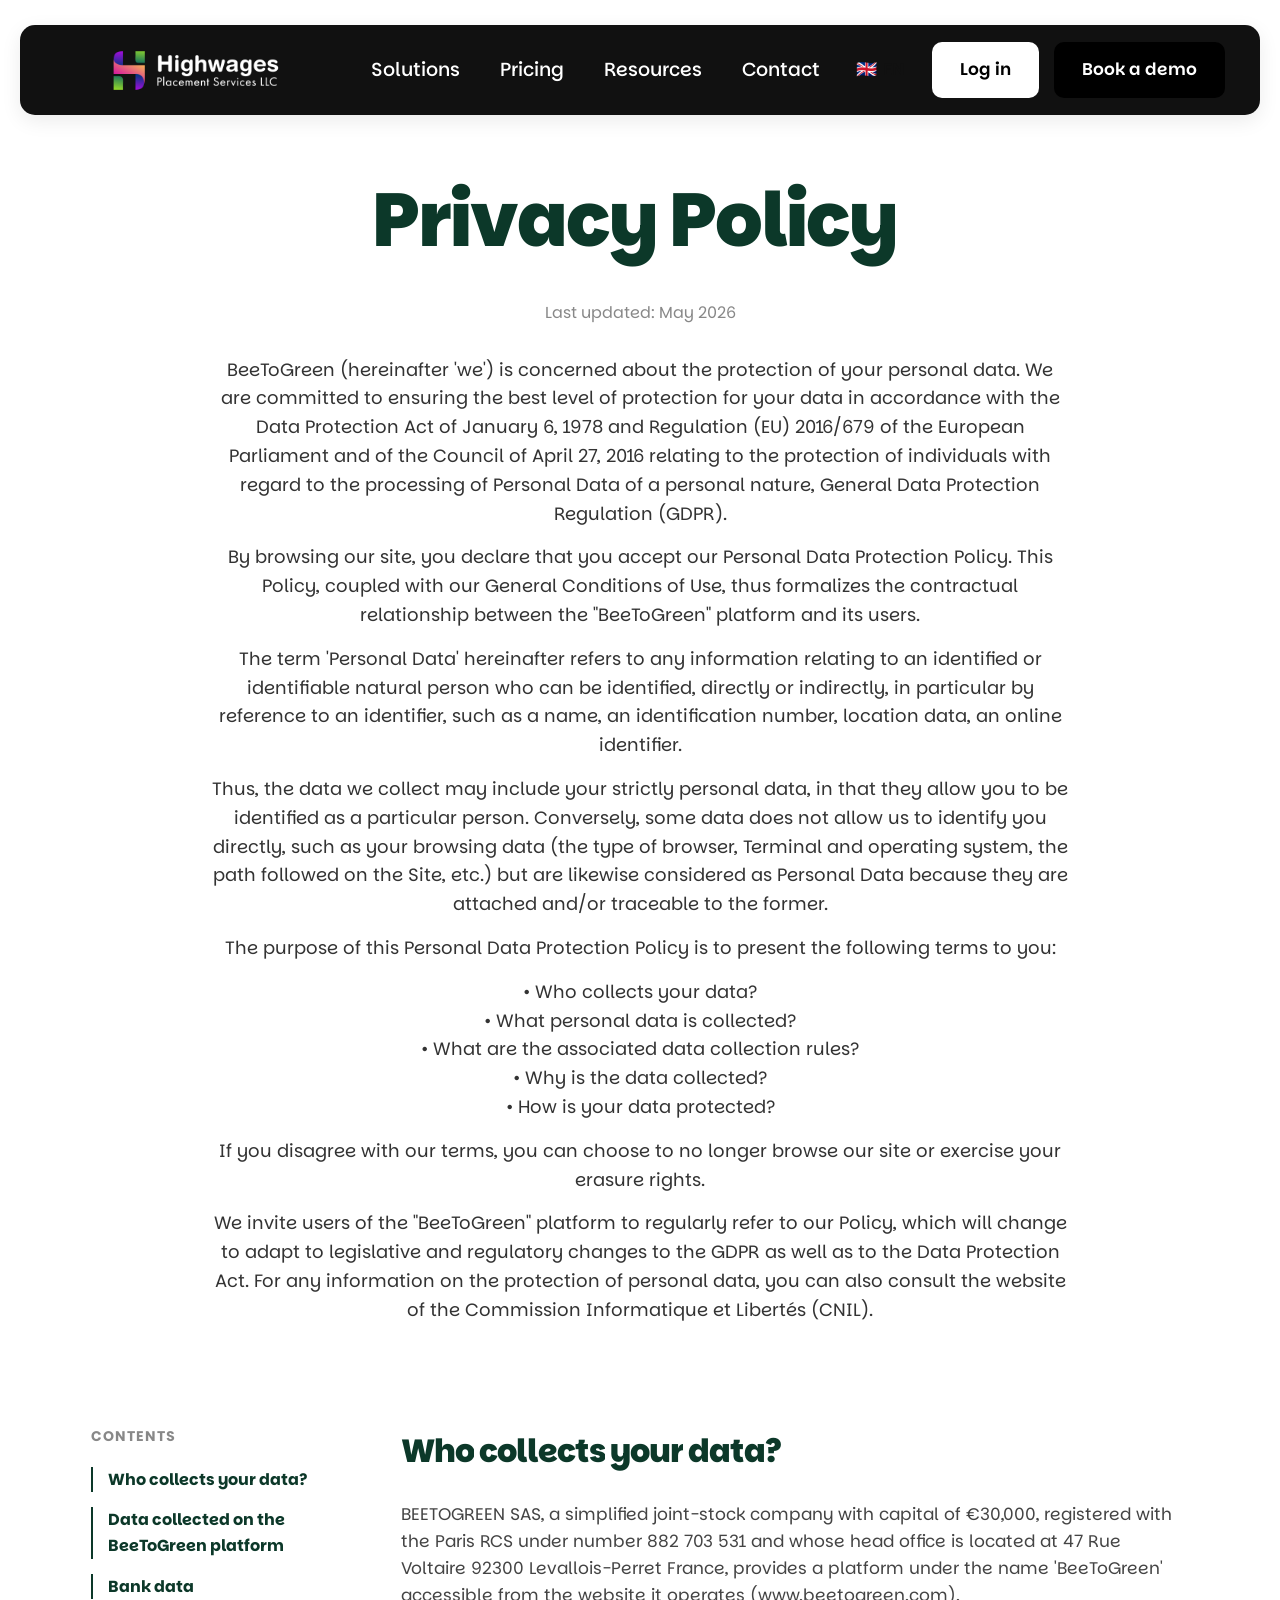
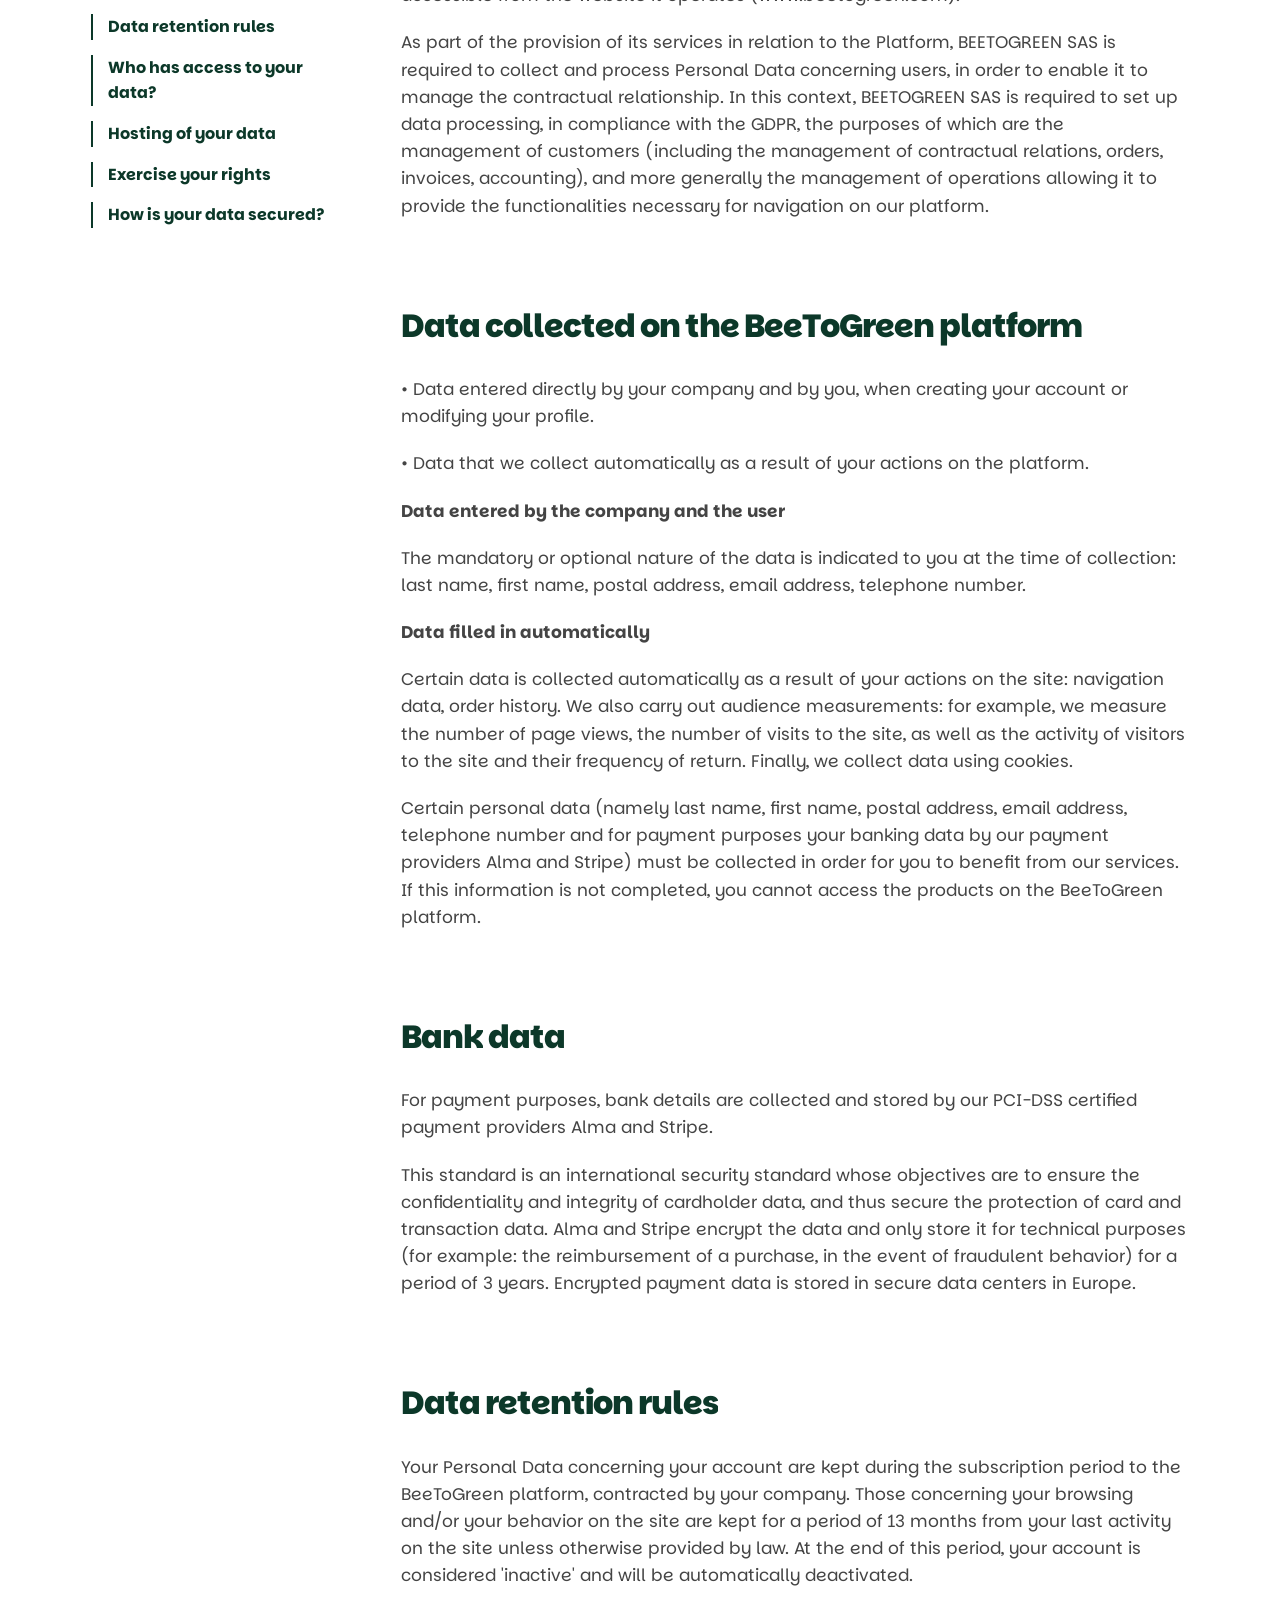
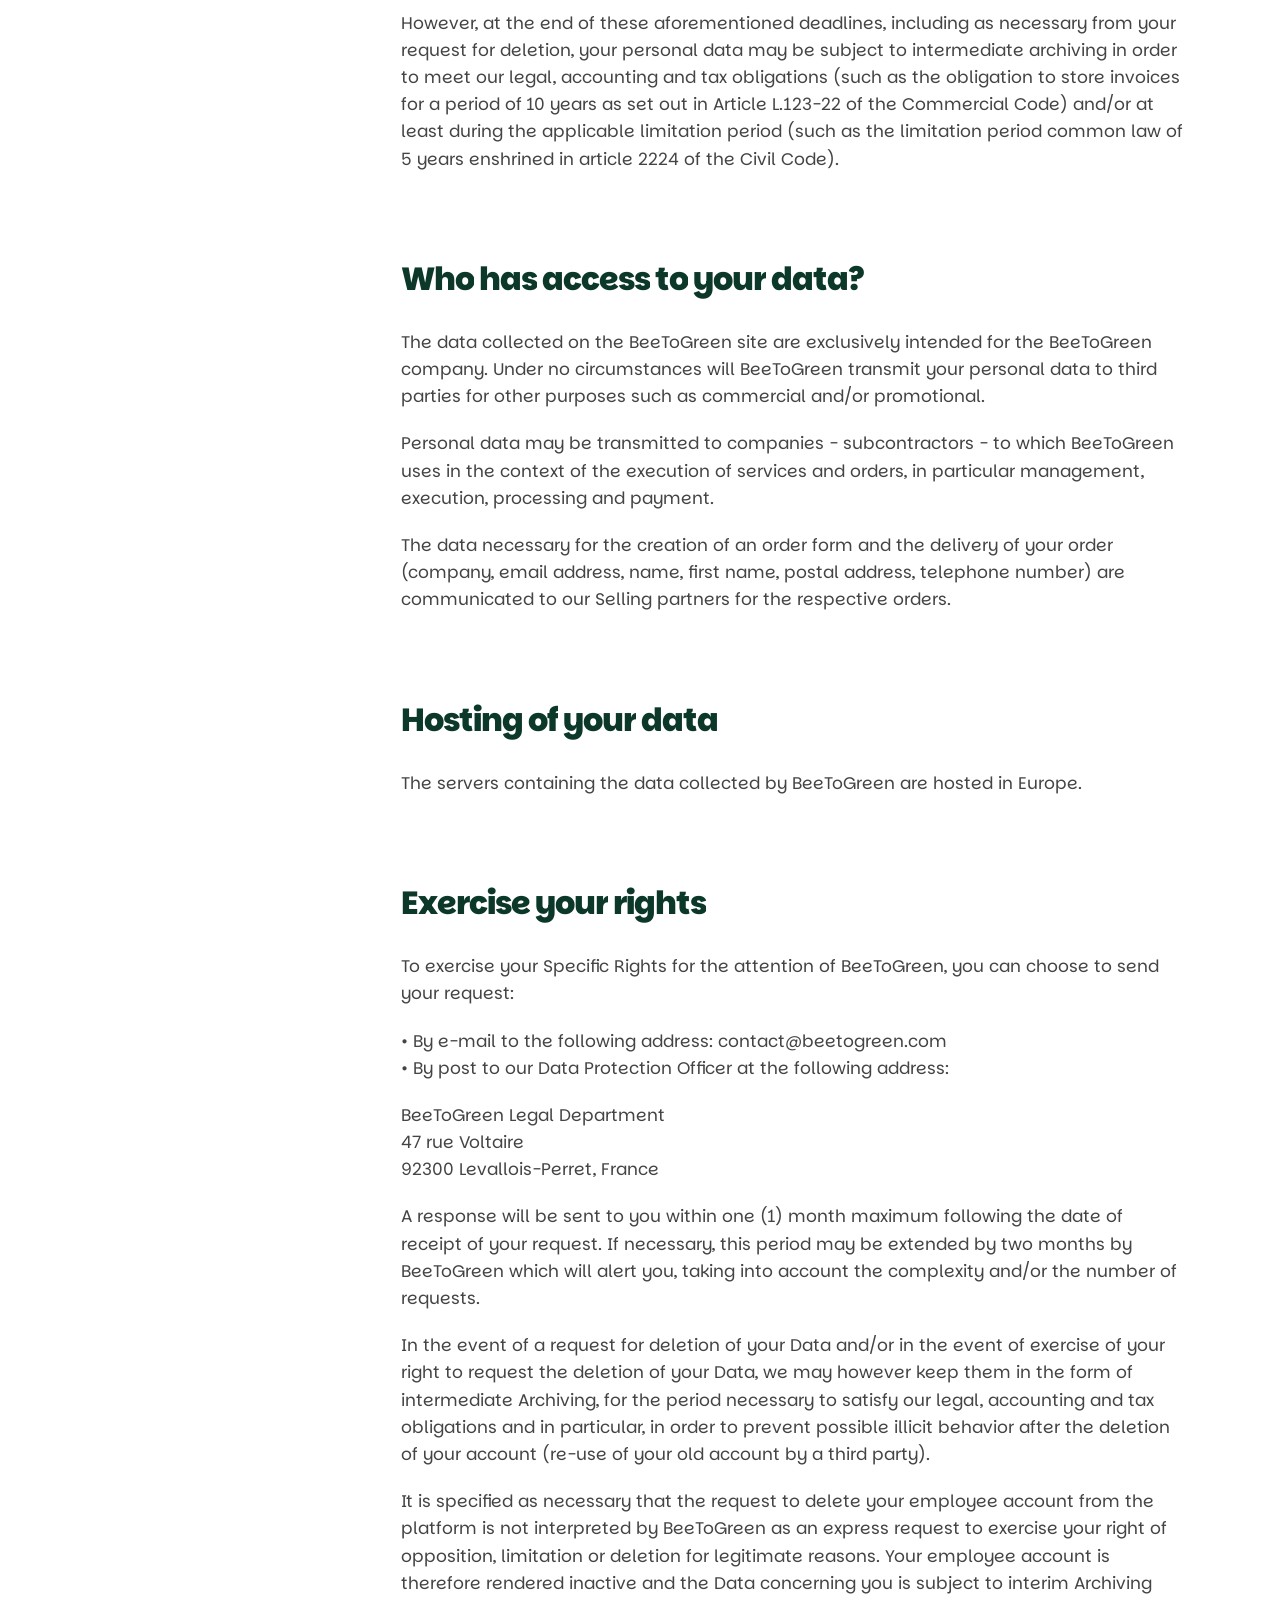
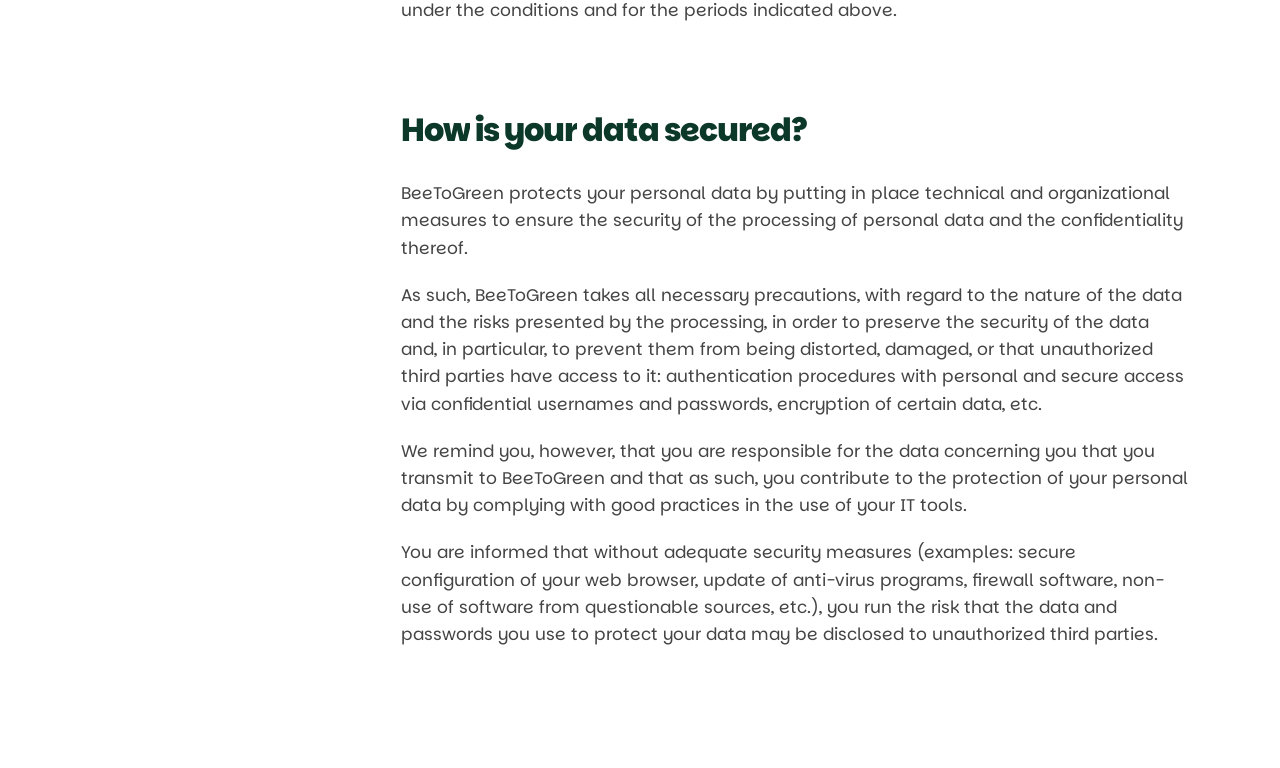
<file: solutions/privacy-policy.html>
<!DOCTYPE html>
<html lang="en">
<head>
    <meta charset="UTF-8">
    <meta name="viewport" content="width=device-width, initial-scale=1.0">
    <title>Legal Notice | Highwages</title>
    
    <!-- Google Font: Parkinsans -->
    <link rel="preconnect" href="https://fonts.googleapis.com">
    <link rel="preconnect" href="https://fonts.gstatic.com" crossorigin>
    <link href="https://fonts.googleapis.com/css2?family=Parkinsans:wght@300;400;500;600;700;800;900&display=swap" rel="stylesheet">
    
    <style>
        /* =========================================
           GLOBAL STYLES
           ========================================= */
        * {
            margin: 0;
            padding: 0;
            box-sizing: border-box;
        }

        html {
            scroll-behavior: smooth;
        }

        body {
            font-family: "Parkinsans", sans-serif;
            background-color: #ffffff;
            color: #333333;
            overflow-x: hidden;
            line-height: 1.6;
        }

        /* HEADER PLACEHOLDER */
        #header-placeholder {
            width: 100%;
            position: absolute; 
            top: 0;
            left: 0;
            z-index: 1000;
            background: transparent; 
        }

        /* =========================================
           GLOBAL ANIMATIONS (SPLIT TEXT)
           ========================================= */
        .split-text .char {
            display: inline-block;
            transform: translateY(100%);
            opacity: 0;
            transition: transform 0.6s cubic-bezier(0.22, 1, 0.36, 1), opacity 0.6s ease;
        }
        
        .split-text.in-view .char {
            transform: translateY(0);
            opacity: 1;
        }

        /* =========================================
           LEGAL HEADER SECTION
           ========================================= */
        .legal-header {
            padding: 160px 20px 80px; 
            text-align: center;
            max-width: 900px;
            margin: 0 auto;
        }

        .legal-title {
            font-size: clamp(45px, 6vw, 75px);
            font-weight: 800;
            color: #0c3829; /* Dark Green */
            letter-spacing: -2px;
            margin-bottom: 20px;
        }

        .legal-updated {
            font-size: 16px;
            color: #888888;
            margin-bottom: 30px;
        }

        .legal-intro-text {
            font-size: 18px;
            color: #333333;
            margin-bottom: 20px;
        }

        .legal-intro-text p {
            margin-bottom: 15px;
        }

        /* =========================================
           MAIN LEGAL CONTENT (SIDEBAR + CONTENT)
           ========================================= */
        .legal-main-container {
            max-width: 1200px;
            margin: 0 auto 100px;
            padding: 0 4%;
            display: flex;
            align-items: flex-start;
            gap: 60px;
        }

        /* ---------------------------------
           LEFT SIDEBAR (STICKY INDEX)
           --------------------------------- */
        .legal-sidebar {
            width: 250px;
            flex-shrink: 0;
            position: sticky;
            top: 120px; 
        }

        .sidebar-title {
            font-size: 14px;
            font-weight: 700;
            color: #888888;
            text-transform: uppercase;
            letter-spacing: 1px;
            margin-bottom: 20px;
        }

        .sidebar-nav {
            display: flex;
            flex-direction: column;
            gap: 15px;
        }

        .sidebar-link {
            text-decoration: none;
            font-size: 16px;
            font-weight: 500;
            color: #888888;
            padding-left: 15px;
            border-left: 2px solid #eaeaea;
            transition: all 0.3s ease;
        }

        .sidebar-link:hover {
            color: #0c3829;
        }

        /* ACTIVE STATE FOR SIDEBAR LINK */
        .sidebar-link.active {
            color: #0c3829; 
            font-weight: 700;
            border-left: 2px solid #0c3829; 
        }

        /* ---------------------------------
           RIGHT CONTENT AREA
           --------------------------------- */
        .legal-content-area {
            flex: 1;
            display: flex;
            flex-direction: column;
            gap: 60px;
        }

        .content-section h2 {
            font-size: 32px;
            font-weight: 800;
            color: #0c3829; 
            margin-bottom: 25px;
            letter-spacing: -1px;
        }

        .content-section p {
            font-size: 17px;
            color: #444444;
            margin-bottom: 20px;
        }

        .content-section strong {
            font-weight: 700;
            color: #222222;
        }

        /* =========================================
           RESPONSIVE ADJUSTMENTS (MOBILE VIEW)
           ========================================= */
        @media (max-width: 992px) {
            .legal-header {
                padding: 120px 20px 40px; 
                text-align: left; /* Left align on mobile */
            }

            .legal-title {
                font-size: 38px;
            }

            .legal-intro-text {
                font-size: 16px;
            }

            .legal-main-container {
                flex-direction: column;
                gap: 40px;
                padding: 0 20px;
            }

            .legal-sidebar {
                width: 100%;
                position: relative;
                top: 0;
            }

            /* Keep vertical layout with left border for mobile */
            .sidebar-nav {
                flex-direction: column;
                gap: 12px;
            }

            .sidebar-link {
                border-left: 2px solid #eaeaea; 
                border-bottom: none;
                padding-left: 15px;
                padding-bottom: 0;
            }

            .sidebar-link.active {
                border-left: 2px solid #0c3829;
                border-bottom: none;
            }

            .legal-content-area {
                gap: 40px;
            }

            .content-section h2 {
                font-size: 26px;
                margin-bottom: 15px;
                letter-spacing: 0;
            }

            .content-section p {
                font-size: 16px;
            }
        }
    </style>
</head>

<body>

    <!-- HEADER PLACEHOLDER -->
    <div id="header-placeholder"></div>

    <!-- LEGAL HEADER TEXT -->
    <header class="legal-header">
        <h1 class="legal-title split-text">Privacy Policy</h1>
        <p class="legal-updated">Last updated: May 2026</p>
        <div class="legal-intro-text">
            <p>BeeToGreen (hereinafter 'we') is concerned about the protection of your personal data. We are committed to ensuring the best level of protection for your data in accordance with the Data Protection Act of January 6, 1978 and Regulation (EU) 2016/679 of the European Parliament and of the Council of April 27, 2016 relating to the protection of individuals with regard to the processing of Personal Data of a personal nature, General Data Protection Regulation (GDPR).</p>
            <p>By browsing our site, you declare that you accept our Personal Data Protection Policy. This Policy, coupled with our General Conditions of Use, thus formalizes the contractual relationship between the "BeeToGreen" platform and its users.</p>
            <p>The term 'Personal Data' hereinafter refers to any information relating to an identified or identifiable natural person who can be identified, directly or indirectly, in particular by reference to an identifier, such as a name, an identification number, location data, an online identifier.</p>
            <p>Thus, the data we collect may include your strictly personal data, in that they allow you to be identified as a particular person. Conversely, some data does not allow us to identify you directly, such as your browsing data (the type of browser, Terminal and operating system, the path followed on the Site, etc.) but are likewise considered as Personal Data because they are attached and/or traceable to the former.</p>
            <p>The purpose of this Personal Data Protection Policy is to present the following terms to you:</p>
            <p>
                • Who collects your data? <br>
                • What personal data is collected? <br>
                • What are the associated data collection rules? <br>
                • Why is the data collected? <br>
                • How is your data protected? 
            </p>
            <p>If you disagree with our terms, you can choose to no longer browse our site or exercise your erasure rights.</p>
            <p>We invite users of the "BeeToGreen" platform to regularly refer to our Policy, which will change to adapt to legislative and regulatory changes to the GDPR as well as to the Data Protection Act. For any information on the protection of personal data, you can also consult the website of the Commission Informatique et Libertés (CNIL).</p>
        </div>
    </header>

    <!-- MAIN LEGAL CONTAINER -->
    <main class="legal-main-container">
        
        <!-- LEFT SIDEBAR INDEX -->
        <aside class="legal-sidebar">
            <h3 class="sidebar-title">CONTENTS</h3>
            <nav class="sidebar-nav">
                <a href="#collects-data" class="sidebar-link active">Who collects your data?</a>
                <a href="#data-collected" class="sidebar-link">Data collected on the BeeToGreen platform</a>
                <a href="#bank-data" class="sidebar-link">Bank data</a>
                <a href="#data-retention" class="sidebar-link">Data retention rules</a>
                <a href="#access" class="sidebar-link">Who has access to your data?</a>
                <a href="#hosting" class="sidebar-link">Hosting of your data</a>
                <a href="#exercise" class="sidebar-link">Exercise your rights</a>
                <a href="#data-secured" class="sidebar-link">How is your data secured?</a>
            </nav>
        </aside>

        <!-- RIGHT CONTENT -->
        <div class="legal-content-area">
            
            <section id="collects-data" class="content-section">
                <h2 class="split-text">Who collects your data?</h2>
                <p>BEETOGREEN SAS, a simplified joint-stock company with capital of €30,000, registered with the Paris RCS under number 882 703 531 and whose head office is located at 47 Rue Voltaire 92300 Levallois-Perret France, provides a platform under the name 'BeeToGreen' accessible from the website it operates (www.beetogreen.com).</p>
                <p>As part of the provision of its services in relation to the Platform, BEETOGREEN SAS is required to collect and process Personal Data concerning users, in order to enable it to manage the contractual relationship. In this context, BEETOGREEN SAS is required to set up data processing, in compliance with the GDPR, the purposes of which are the management of customers (including the management of contractual relations, orders, invoices, accounting), and more generally the management of operations allowing it to provide the functionalities necessary for navigation on our platform.</p>
            </section>

            <section id="data-collected" class="content-section">
                <h2 class="split-text">Data collected on the BeeToGreen platform</h2>
                <p>• Data entered directly by your company and by you, when creating your account or modifying your profile.</p>
                <p>• Data that we collect automatically as a result of your actions on the platform.</p>
                <p> <b> Data entered by the company and the user </b></p>
                <p>The mandatory or optional nature of the data is indicated to you at the time of collection: last name, first name, postal address, email address, telephone number.</p>
                <p><b>Data filled in automatically</b></p>
                <p>Certain data is collected automatically as a result of your actions on the site: navigation data, order history. We also carry out audience measurements: for example, we measure the number of page views, the number of visits to the site, as well as the activity of visitors to the site and their frequency of return. Finally, we collect data using cookies.</p>
                <p>Certain personal data (namely last name, first name, postal address, email address, telephone number and for payment purposes your banking data by our payment providers Alma and Stripe) must be collected in order for you to benefit from our services. If this information is not completed, you cannot access the products on the BeeToGreen platform.</p>
            </section>

            <section id="bank-data" class="content-section">
                <h2 class="split-text">Bank data</h2>
                <p>For payment purposes, bank details are collected and stored by our PCI-DSS certified payment providers Alma and Stripe.</p>
                <p>This standard is an international security standard whose objectives are to ensure the confidentiality and integrity of cardholder data, and thus secure the protection of card and transaction data. Alma and Stripe encrypt the data and only store it for technical purposes (for example: the reimbursement of a purchase, in the event of fraudulent behavior) for a period of 3 years. Encrypted payment data is stored in secure data centers in Europe.</p>
            </section>

            <section id="data-retention" class="content-section">
                <h2 class="split-text">Data retention rules</h2>
                <p>Your Personal Data concerning your account are kept during the subscription period to the BeeToGreen platform, contracted by your company. Those concerning your browsing and/or your behavior on the site are kept for a period of 13 months from your last activity on the site unless otherwise provided by law. At the end of this period, your account is considered 'inactive' and will be automatically deactivated.</p>             
                <p>However, at the end of these aforementioned deadlines, including as necessary from your request for deletion, your personal data may be subject to intermediate archiving in order to meet our legal, accounting and tax obligations (such as the obligation to store invoices for a period of 10 years as set out in Article L.123-22 of the Commercial Code) and/or at least during the applicable limitation period (such as the limitation period common law of 5 years enshrined in article 2224 of the Civil Code).</p>
            </section>

            <section id="access" class="content-section">
                <h2 class="split-text">Who has access to your data?</h2>
                <p>The data collected on the BeeToGreen site are exclusively intended for the BeeToGreen company. Under no circumstances will BeeToGreen transmit your personal data to third parties for other purposes such as commercial and/or promotional.</p>
                <p>Personal data may be transmitted to companies - subcontractors - to which BeeToGreen uses in the context of the execution of services and orders, in particular management, execution, processing and payment.</p>
                <p>The data necessary for the creation of an order form and the delivery of your order (company, email address, name, first name, postal address, telephone number) are communicated to our Selling partners for the respective orders.</p>
            </section>

            <section id="hosting" class="content-section">
                <h2 class="split-text">Hosting of your data</h2>
                <p>The servers containing the data collected by BeeToGreen are hosted in Europe.</p>
            </section>

            <section id="exercise" class="content-section">
                <h2 class="split-text">Exercise your rights</h2>
                <p>To exercise your Specific Rights for the attention of BeeToGreen, you can choose to send your request:</p>
                <p>
                    • By e-mail to the following address: contact@beetogreen.com <br>
                    • By post to our Data Protection Officer at the following address:
                </p>
                <p>
                    BeeToGreen Legal Department <br> 
                    47 rue Voltaire <br> 
                    92300 Levallois-Perret, France
                </p>
                <p>A response will be sent to you within one (1) month maximum following the date of receipt of your request. If necessary, this period may be extended by two months by BeeToGreen which will alert you, taking into account the complexity and/or the number of requests.</p>
                <p>In the event of a request for deletion of your Data and/or in the event of exercise of your right to request the deletion of your Data, we may however keep them in the form of intermediate Archiving, for the period necessary to satisfy our legal, accounting and tax obligations and in particular, in order to prevent possible illicit behavior after the deletion of your account (re-use of your old account by a third party).</p>
                <p>It is specified as necessary that the request to delete your employee account from the platform is not interpreted by BeeToGreen as an express request to exercise your right of opposition, limitation or deletion for legitimate reasons. Your employee account is therefore rendered inactive and the Data concerning you is subject to interim Archiving under the conditions and for the periods indicated above.</p>
            </section>

            <section id="data-secured" class="content-section">
                <h2 class="split-text">How is your data secured?</h2>
                <p>BeeToGreen protects your personal data by putting in place technical and organizational measures to ensure the security of the processing of personal data and the confidentiality thereof.</p>
                <p>As such, BeeToGreen takes all necessary precautions, with regard to the nature of the data and the risks presented by the processing, in order to preserve the security of the data and, in particular, to prevent them from being distorted, damaged, or that unauthorized third parties have access to it: authentication procedures with personal and secure access via confidential usernames and passwords, encryption of certain data, etc.</p>
                <p>We remind you, however, that you are responsible for the data concerning you that you transmit to BeeToGreen and that as such, you contribute to the protection of your personal data by complying with good practices in the use of your IT tools.</p>
                <p>You are informed that without adequate security measures (examples: secure configuration of your web browser, update of anti-virus programs, firewall software, non- use of software from questionable sources, etc.), you run the risk that the data and passwords you use to protect your data may be disclosed to unauthorized third parties.</p>
            </section>
        </div>

    </main>

    <!-- JAVASCRIPT FOR HEADER INJECTION -->
    <script>
        document.addEventListener("DOMContentLoaded", function() {
            // Fetch Header
            fetch('../components/header.html')
                .then(response => {
                    if (!response.ok) throw new Error('Header load nathi thayu!');
                    return response.text();
                })
                .then(data => {
                    document.getElementById('header-placeholder').innerHTML = data;
                })
                .catch(error => console.error("Header Error:", error));
        });
    </script>

    <!-- JAVASCRIPT FOR SCROLL SPY (HIGHLIGHTING LEFT INDEX) -->
    <script>
        document.addEventListener("DOMContentLoaded", function() {
            const sections = document.querySelectorAll(".content-section");
            const navLinks = document.querySelectorAll(".sidebar-link");

            // Function to update active link
            function updateActiveLink() {
                let currentSection = "";

                sections.forEach(section => {
                    const sectionTop = section.offsetTop;
                    // Adjust 150px offset to trigger slightly before the section hits the top
                    if (window.scrollY >= sectionTop - 150) {
                        currentSection = section.getAttribute("id");
                    }
                });

                // Set active class on corresponding link
                navLinks.forEach(link => {
                    link.classList.remove("active");
                    if (link.getAttribute("href").includes(currentSection)) {
                        link.classList.add("active");
                    }
                });
            }

            // Run on scroll
            window.addEventListener("scroll", updateActiveLink);
            
            // Run once on load to highlight correct section
            updateActiveLink();

            // Smooth scrolling when clicking a link
            navLinks.forEach(link => {
                link.addEventListener("click", function(e) {
                    e.preventDefault();
                    const targetId = this.getAttribute("href").substring(1);
                    const targetSection = document.getElementById(targetId);
                    
                    if(targetSection) {
                        window.scrollTo({
                            top: targetSection.offsetTop - 100, // Offset for sticky header/spacing
                            behavior: "smooth"
                        });
                    }
                });
            });
        });
    </script>

    <!-- JAVASCRIPT FOR SPLIT TEXT ANIMATION -->
    <script>
        document.addEventListener("DOMContentLoaded", function() {
            
            // 1. Split Text Preparation
            const splitTexts = document.querySelectorAll('.split-text');
            
            if (splitTexts.length > 0) {
                splitTexts.forEach(titleSplit => {
                    const words = titleSplit.innerHTML.split(/<br>|\s+/); 
                    titleSplit.innerHTML = '';
                    
                    words.forEach((word, wordIndex) => {
                        if (word === "") {
                            titleSplit.appendChild(document.createElement('br'));
                            return;
                        }
                        
                        const wordSpan = document.createElement('span');
                        wordSpan.style.display = 'inline-block';
                        wordSpan.style.overflow = 'hidden';
                        wordSpan.style.verticalAlign = 'top'; 
                        
                        const chars = word.split('');
                        chars.forEach((char, charIndex) => {
                            const charSpan = document.createElement('span');
                            charSpan.classList.add('char');
                            charSpan.innerText = char;
                            charSpan.style.transitionDelay = `${(wordIndex * 0.08) + (charIndex * 0.02)}s`; 
                            wordSpan.appendChild(charSpan);
                        });

                        titleSplit.appendChild(wordSpan);
                        titleSplit.appendChild(document.createTextNode('\u00A0')); 
                    });
                });
            }

            // 2. Intersection Observer Setup
            const observerOptions = {
                root: null,
                rootMargin: '0px',
                threshold: 0.15 
            };

            const mainObserver = new IntersectionObserver((entries) => {
                entries.forEach(entry => {
                    if (entry.isIntersecting) {
                        entry.target.classList.add('in-view');
                    }
                });
            }, observerOptions);

            // Observe all .split-text elements
            const animatedTitles = document.querySelectorAll('.split-text');
            animatedTitles.forEach(title => mainObserver.observe(title));

            setTimeout(() => {
                const heroTitle = document.querySelector('.legal-title');
                if(heroTitle) heroTitle.classList.add('in-view');
            }, 100);

        });
    </script>

</body>
</html>
</file>
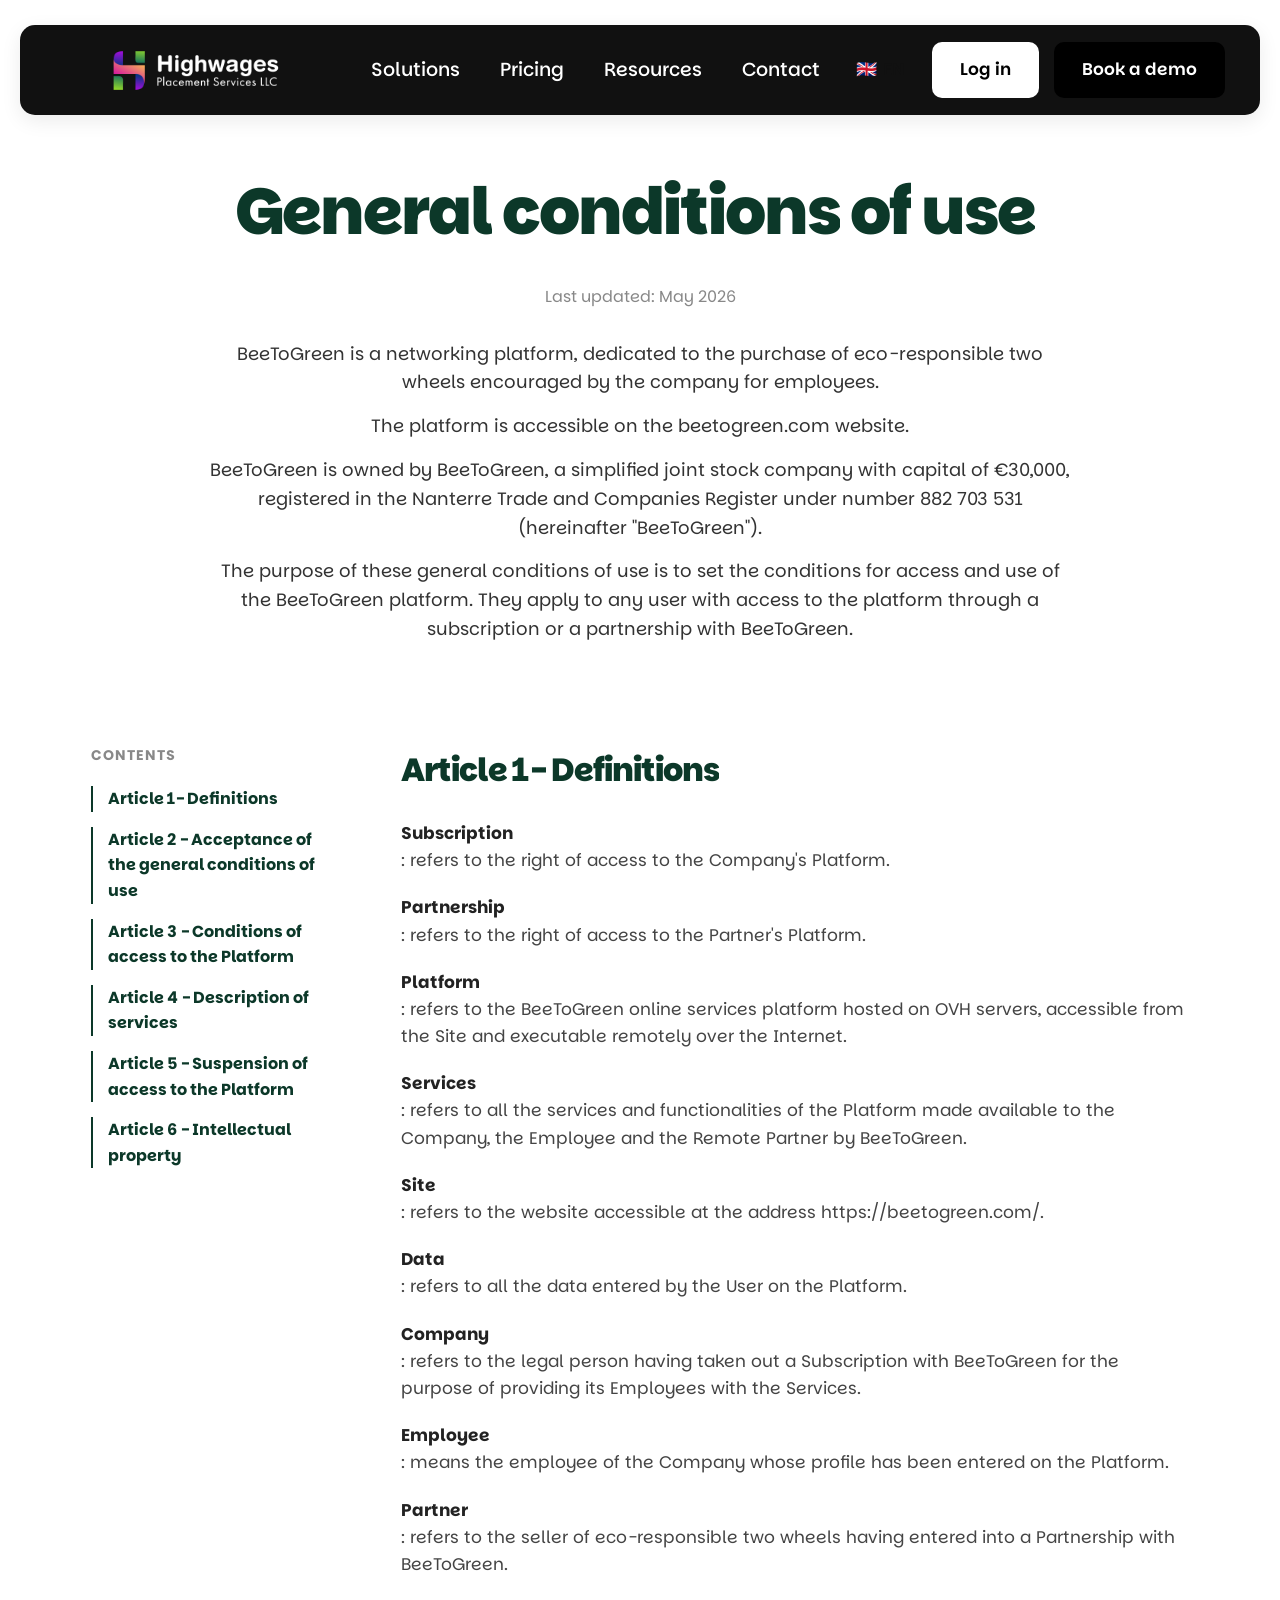
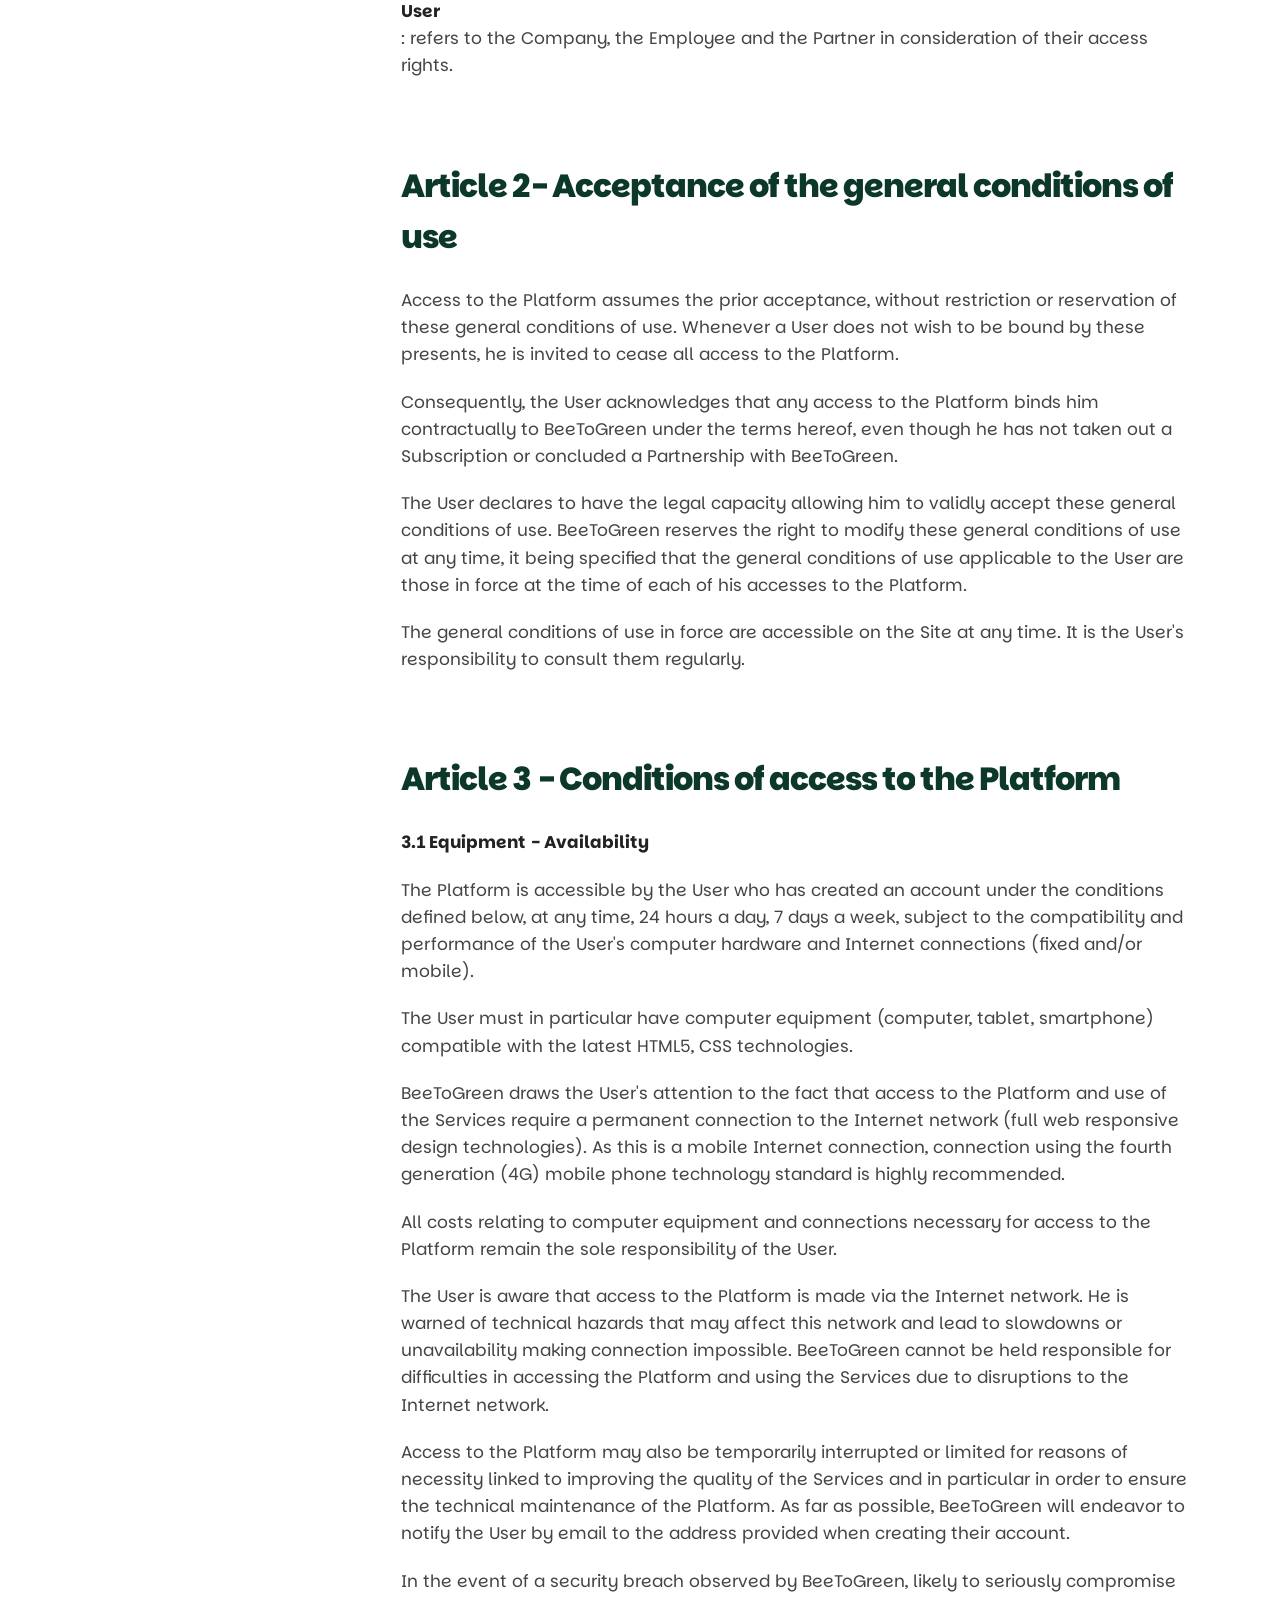
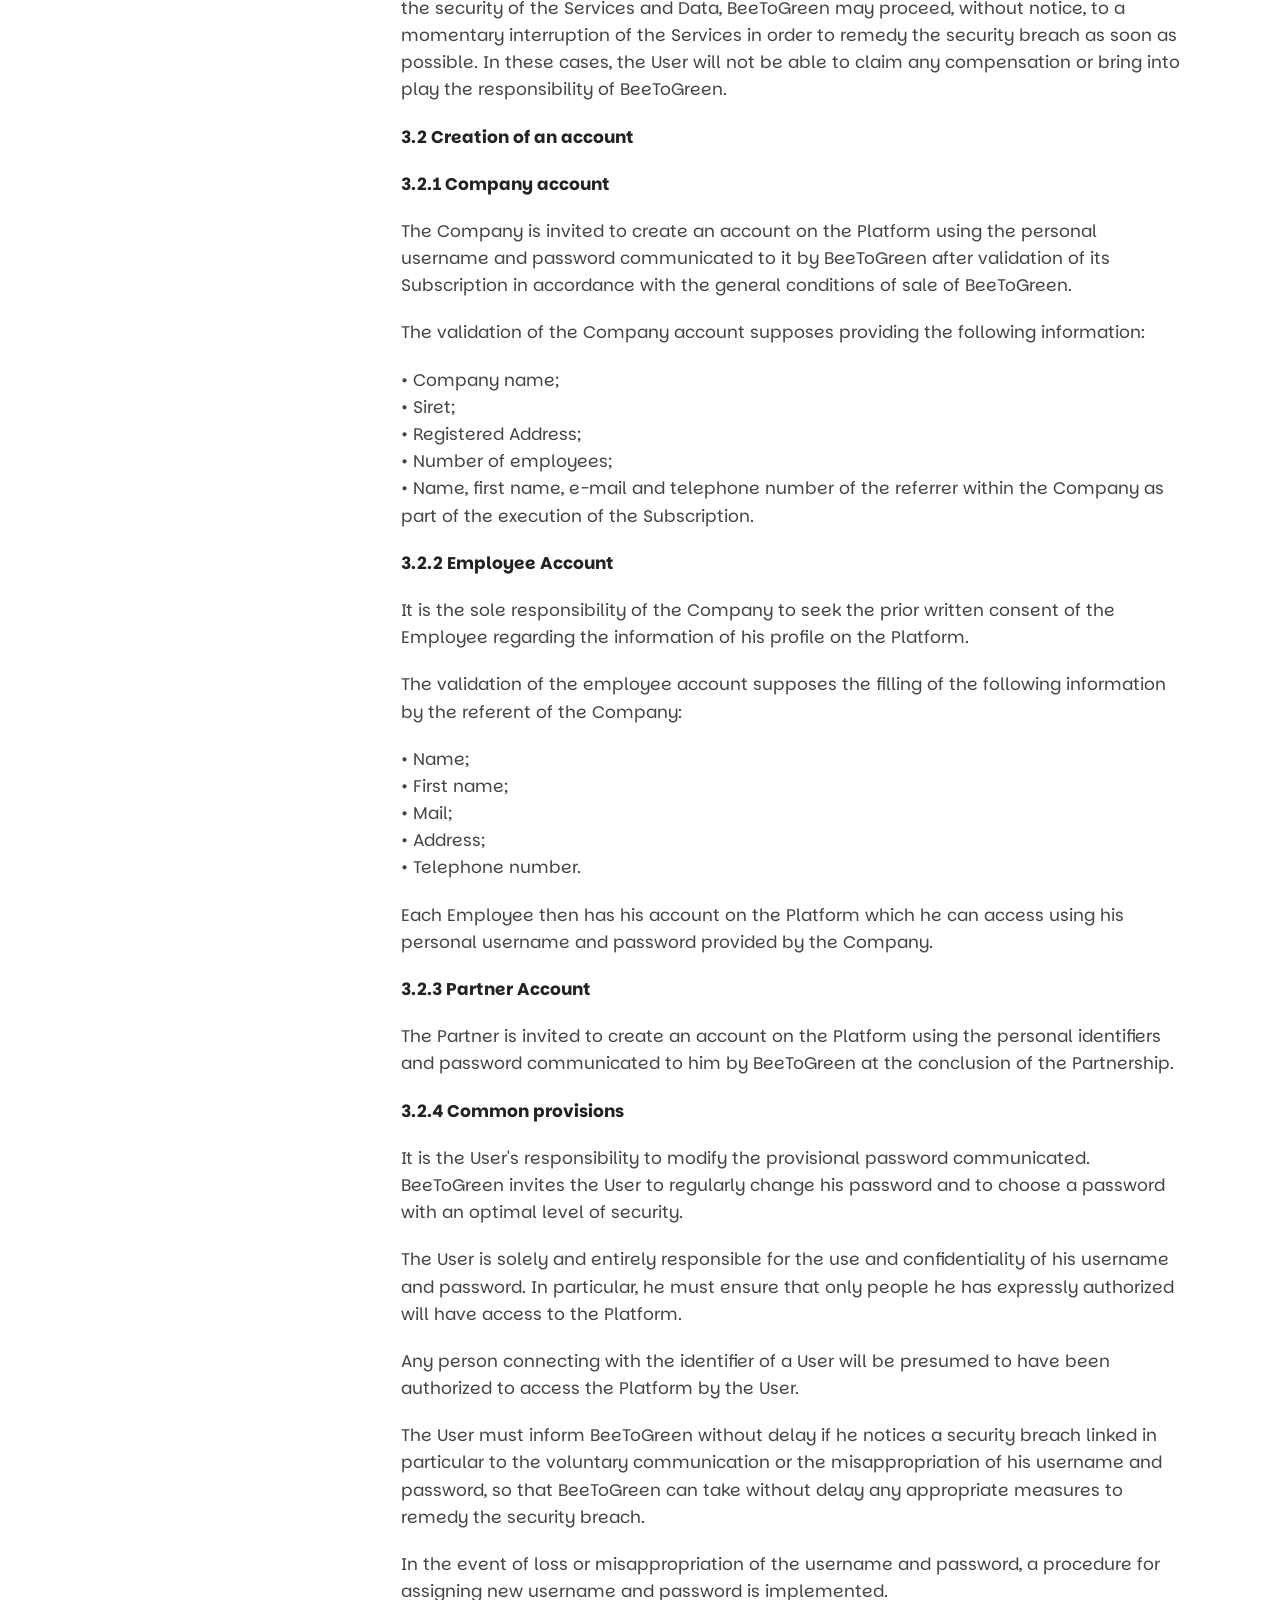
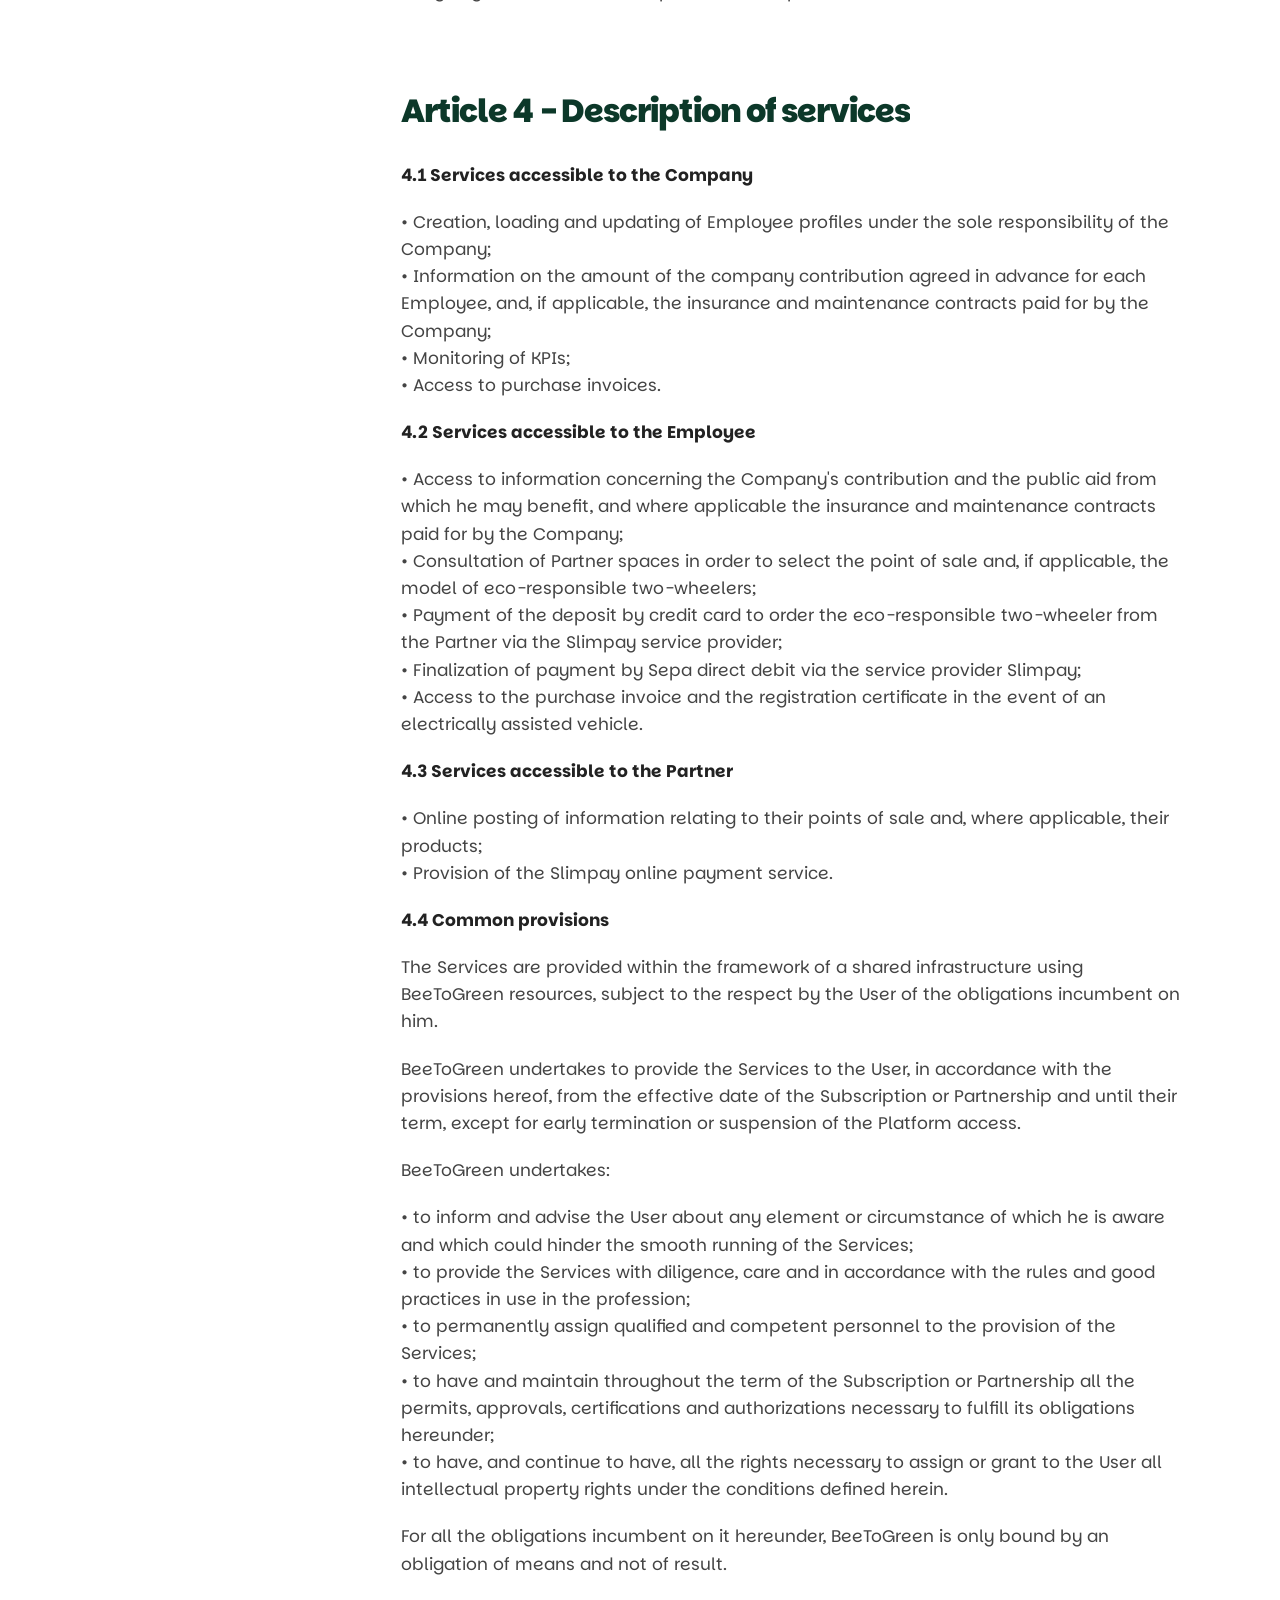
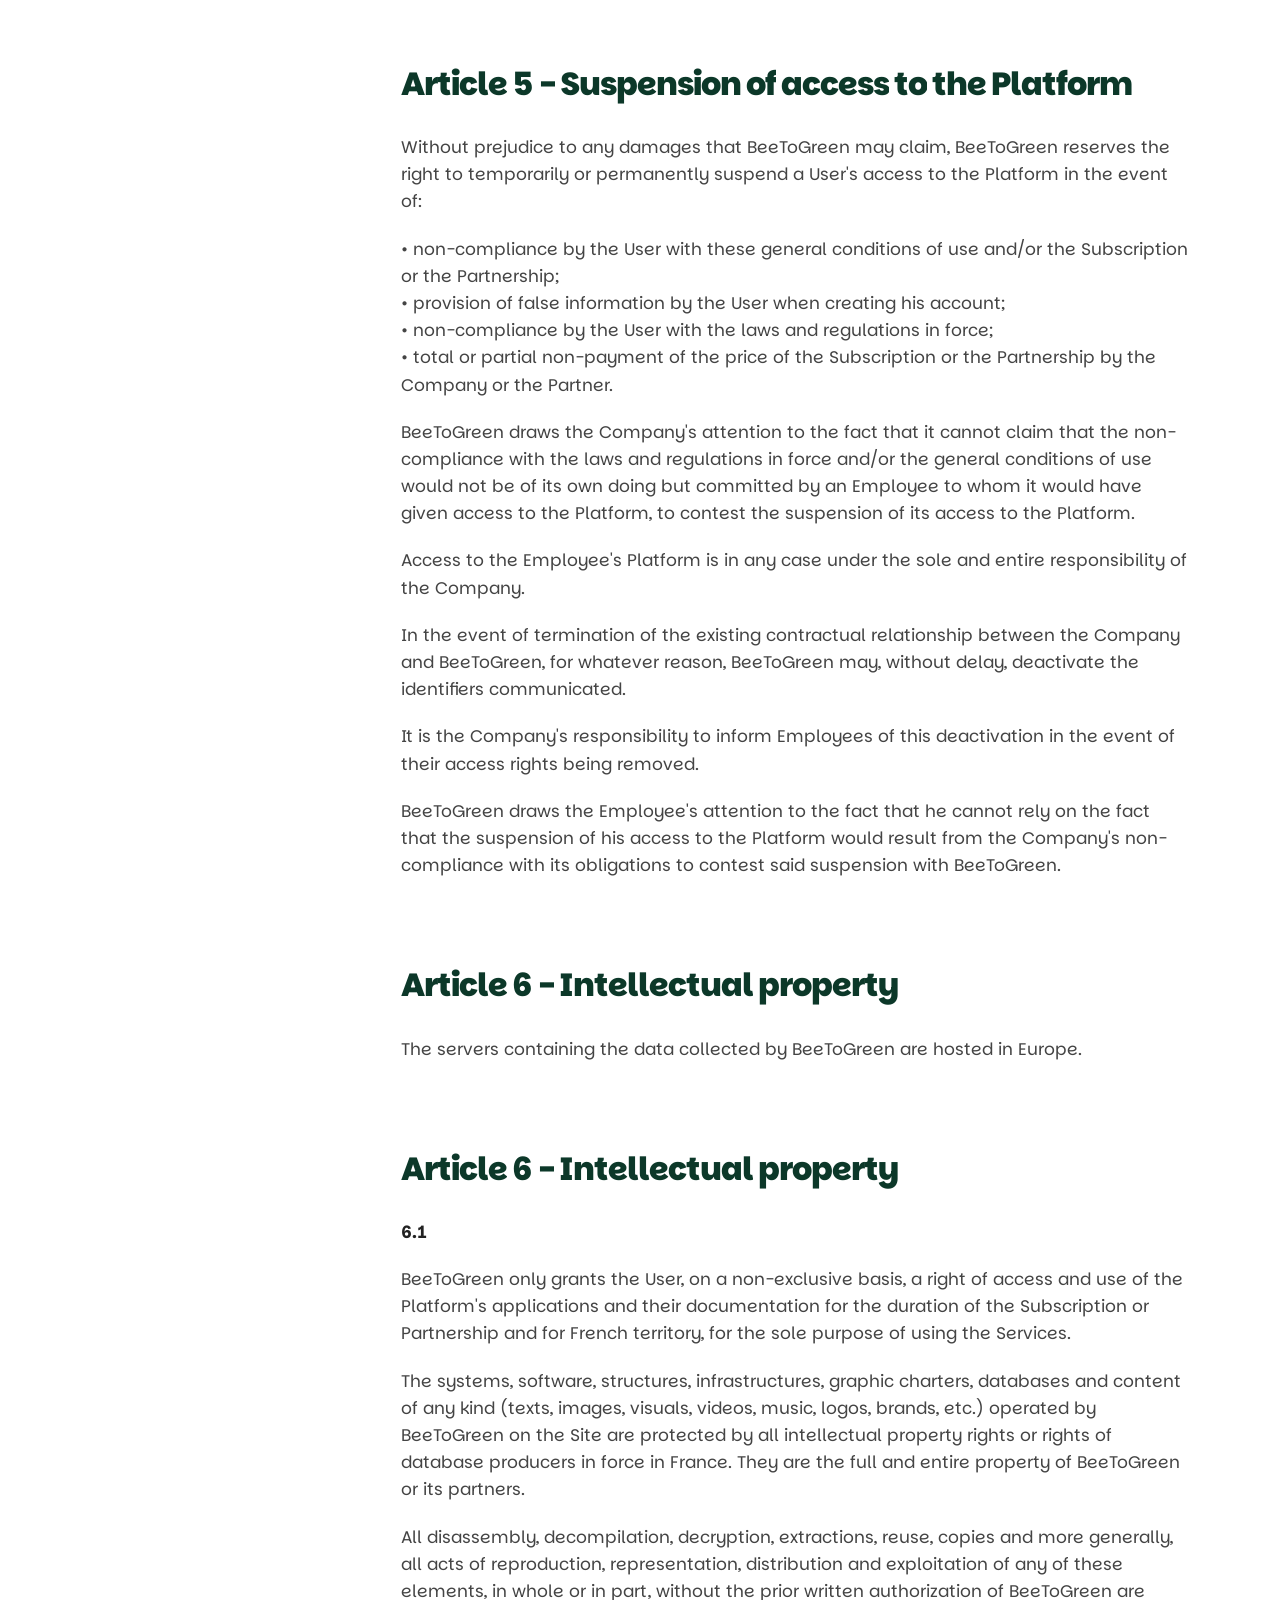
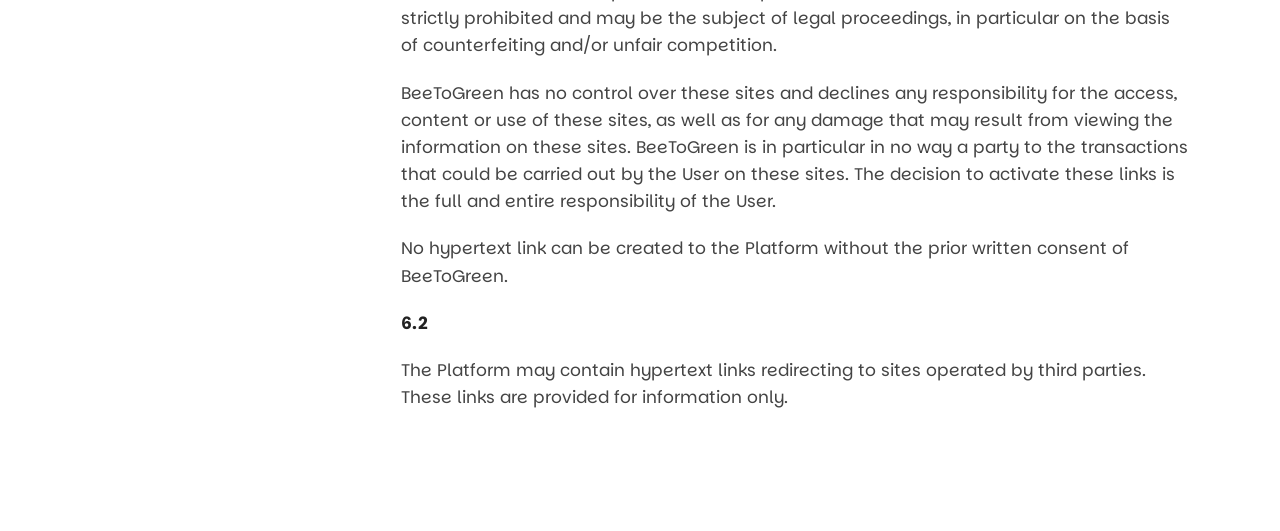
<file: solutions/terms.html>
<!DOCTYPE html>
<html lang="en">
<head>
    <meta charset="UTF-8">
    <meta name="viewport" content="width=device-width, initial-scale=1.0">
    <title>Legal Notice | Highwages</title>
    
    <!-- Google Font: Parkinsans -->
    <link rel="preconnect" href="https://fonts.googleapis.com">
    <link rel="preconnect" href="https://fonts.gstatic.com" crossorigin>
    <link href="https://fonts.googleapis.com/css2?family=Parkinsans:wght@300;400;500;600;700;800;900&display=swap" rel="stylesheet">
    
    <style>
        /* =========================================
           GLOBAL STYLES
           ========================================= */
        * {
            margin: 0;
            padding: 0;
            box-sizing: border-box;
        }

        html {
            scroll-behavior: smooth;
        }

        body {
            font-family: "Parkinsans", sans-serif;
            background-color: #ffffff;
            color: #333333;
            overflow-x: hidden;
            line-height: 1.6;
        }

        /* HEADER PLACEHOLDER */
        #header-placeholder {
            width: 100%;
            position: absolute; 
            top: 0;
            left: 0;
            z-index: 1000;
            background: transparent; 
        }

        /* =========================================
           GLOBAL ANIMATIONS (SPLIT TEXT)
           ========================================= */
        .split-text .char {
            display: inline-block;
            transform: translateY(100%);
            opacity: 0;
            transition: transform 0.6s cubic-bezier(0.22, 1, 0.36, 1), opacity 0.6s ease;
        }
        
        .split-text.in-view .char {
            transform: translateY(0);
            opacity: 1;
        }

        /* =========================================
           LEGAL HEADER SECTION
           ========================================= */
        .legal-header {
            padding: 160px 20px 80px; 
            text-align: center;
            max-width: 900px;
            margin: 0 auto;
        }

        .legal-title {
            font-size: clamp(45px, 6vw, 65px);
            font-weight: 800;
            color: #0c3829; /* Dark Green */
            letter-spacing: -2px;
            margin-bottom: 20px;
        }

        .legal-updated {
            font-size: 16px;
            color: #888888;
            margin-bottom: 30px;
        }

        .legal-intro-text {
            font-size: 18px;
            color: #333333;
            margin-bottom: 20px;
        }

        .legal-intro-text p {
            margin-bottom: 15px;
        }

        /* =========================================
           MAIN LEGAL CONTENT (SIDEBAR + CONTENT)
           ========================================= */
        .legal-main-container {
            max-width: 1200px;
            margin: 0 auto 100px;
            padding: 0 4%;
            display: flex;
            align-items: flex-start;
            gap: 60px;
        }

        /* ---------------------------------
           LEFT SIDEBAR (STICKY INDEX)
           --------------------------------- */
        .legal-sidebar {
            width: 250px;
            flex-shrink: 0;
            position: sticky;
            top: 120px; 
        }

        .sidebar-title {
            font-size: 14px;
            font-weight: 700;
            color: #888888;
            text-transform: uppercase;
            letter-spacing: 1px;
            margin-bottom: 20px;
        }

        .sidebar-nav {
            display: flex;
            flex-direction: column;
            gap: 15px;
        }

        .sidebar-link {
            text-decoration: none;
            font-size: 16px;
            font-weight: 500;
            color: #888888;
            padding-left: 15px;
            border-left: 2px solid #eaeaea;
            transition: all 0.3s ease;
        }

        .sidebar-link:hover {
            color: #0c3829;
        }

        /* ACTIVE STATE FOR SIDEBAR LINK */
        .sidebar-link.active {
            color: #0c3829; 
            font-weight: 700;
            border-left: 2px solid #0c3829; 
        }

        /* ---------------------------------
           RIGHT CONTENT AREA
           --------------------------------- */
        .legal-content-area {
            flex: 1;
            display: flex;
            flex-direction: column;
            gap: 60px;
        }

        .content-section h2 {
            font-size: 32px;
            font-weight: 800;
            color: #0c3829; 
            margin-bottom: 25px;
            letter-spacing: -1px;
        }

        .content-section p {
            font-size: 17px;
            color: #444444;
            margin-bottom: 20px;
        }

        .content-section strong {
            font-weight: 700;
            color: #222222;
        }

        /* =========================================
           RESPONSIVE ADJUSTMENTS (MOBILE VIEW)
           ========================================= */
        @media (max-width: 992px) {
            .legal-header {
                padding: 120px 20px 40px; 
                text-align: left; /* Left align on mobile */
            }

            .legal-title {
                font-size: 28px; /* Font size redued for mobile */
                letter-spacing: -1px;
            }

            .legal-intro-text {
                font-size: 16px;
            }

            .legal-main-container {
                flex-direction: column;
                gap: 40px;
                padding: 0 20px;
            }

            .legal-sidebar {
                width: 100%;
                position: relative;
                top: 0;
            }

            /* Keep vertical layout with left border for mobile */
            .sidebar-nav {
                flex-direction: column;
                gap: 12px;
            }

            .sidebar-link {
                border-left: 2px solid #eaeaea; 
                border-bottom: none;
                padding-left: 15px;
                padding-bottom: 0;
            }

            .sidebar-link.active {
                border-left: 2px solid #0c3829;
                border-bottom: none;
            }

            .legal-content-area {
                gap: 40px;
            }

            .content-section h2 {
                font-size: 24px;
                margin-bottom: 15px;
                letter-spacing: 0;
            }

            .content-section p {
                font-size: 16px;
            }
        }
    </style>
</head>

<body>

    <!-- HEADER PLACEHOLDER -->
    <div id="header-placeholder"></div>

    <!-- LEGAL HEADER TEXT -->
    <header class="legal-header">
        <h1 class="legal-title split-text">General conditions of use</h1>
        <p class="legal-updated">Last updated: May 2026</p>
        <div class="legal-intro-text">
            <p>BeeToGreen is a networking platform, dedicated to the purchase of eco-responsible two wheels encouraged by the company for employees.</p>
            <p>The platform is accessible on the beetogreen.com website.</p>
            <p>BeeToGreen is owned by BeeToGreen, a simplified joint stock company with capital of €30,000, registered in the Nanterre Trade and Companies Register under number 882 703 531 (hereinafter "BeeToGreen").</p>
            <p>The purpose of these general conditions of use is to set the conditions for access and use of the BeeToGreen platform. They apply to any user with access to the platform through a subscription or a partnership with BeeToGreen.</p>
        </div>
    </header>

    <!-- MAIN LEGAL CONTAINER -->
    <main class="legal-main-container">
        
        <!-- LEFT SIDEBAR INDEX -->
        <aside class="legal-sidebar">
            <h3 class="sidebar-title">CONTENTS</h3>
            <nav class="sidebar-nav">
                <a href="#article-1" class="sidebar-link active">Article 1- Definitions</a>
                <a href="#article-2" class="sidebar-link">Article 2 - Acceptance of the general conditions of use</a>
                <a href="#article-3" class="sidebar-link">Article 3 - Conditions of access to the Platform</a>
                <a href="#article-4" class="sidebar-link">Article 4 - Description of services</a>
                <a href="#article-5" class="sidebar-link">Article 5 - Suspension of access to the Platform</a>
                <a href="#article-6" class="sidebar-link">Article 6 - Intellectual property</a>
            </nav>
        </aside>

        <!-- RIGHT CONTENT -->
        <div class="legal-content-area">
            
            <section id="article-1" class="content-section">
                <h2 class="split-text">Article 1- Definitions</h2>
                <p><strong>Subscription</strong> <br> 
                    : refers to the right of access to the Company's Platform.</p>
                <p><strong>Partnership</strong> <br>
                    : refers to the right of access to the Partner's Platform.</p>
                <p><strong>Platform</strong> <br> 
                    : refers to the BeeToGreen online services platform hosted on OVH servers, accessible from the Site and executable remotely over the Internet.</p>
                <p><strong>Services</strong> <br>
                    : refers to all the services and functionalities of the Platform made available to the Company, the Employee and the Remote Partner by BeeToGreen.</p>
                <p><strong>Site</strong> <br>
                    : refers to the website accessible at the address https://beetogreen.com/.</p>
                <p><strong>Data</strong> <br>
                    : refers to all the data entered by the User on the Platform.</p>
                <p><strong>Company</strong> <br>
                    : refers to the legal person having taken out a Subscription with BeeToGreen for the purpose of providing its Employees with the Services.</p>
                <p><strong>Employee</strong> <br>
                    : means the employee of the Company whose profile has been entered on the Platform.</p>
                <p><strong>Partner</strong> <br>
                    : refers to the seller of eco-responsible two wheels having entered into a Partnership with BeeToGreen.</p>
                <p><strong>User</strong> <br>
                    : refers to the Company, the Employee and the Partner in consideration of their access rights. </p>
                
            </section>

            <section id="article-2" class="content-section">
                <h2 class="split-text">Article 2- Acceptance of the general conditions of use</h2>
                <p>Access to the Platform assumes the prior acceptance, without restriction or reservation of these general conditions of use. Whenever a User does not wish to be bound by these presents, he is invited to cease all access to the Platform.</p>
                <p>Consequently, the User acknowledges that any access to the Platform binds him contractually to BeeToGreen under the terms hereof, even though he has not taken out a Subscription or concluded a Partnership with BeeToGreen.</p>
                <p>The User declares to have the legal capacity allowing him to validly accept these general conditions of use. BeeToGreen reserves the right to modify these general conditions of use at any time, it being specified that the general conditions of use applicable to the User are those in force at the time of each of his accesses to the Platform.</p>
                <p>The general conditions of use in force are accessible on the Site at any time. It is the User's responsibility to consult them regularly.</p>
            </section>

            <section id="article-3" class="content-section">
                <h2 class="split-text">Article 3 - Conditions of access to the Platform</h2>
                <p><strong>3.1 Equipment - Availability</strong></p>
                <p>The Platform is accessible by the User who has created an account under the conditions defined below, at any time, 24 hours a day, 7 days a week, subject to the compatibility and performance of the User's computer hardware and Internet connections (fixed and/or mobile).</p>
                <p>The User must in particular have computer equipment (computer, tablet, smartphone) compatible with the latest HTML5, CSS technologies.</p>
                <p>BeeToGreen draws the User's attention to the fact that access to the Platform and use of the Services require a permanent connection to the Internet network (full web responsive design technologies). As this is a mobile Internet connection, connection using the fourth generation (4G) mobile phone technology standard is highly recommended.</p>
                <p>All costs relating to computer equipment and connections necessary for access to the Platform remain the sole responsibility of the User.</p>
                <p>The User is aware that access to the Platform is made via the Internet network. He is warned of technical hazards that may affect this network and lead to slowdowns or unavailability making connection impossible. BeeToGreen cannot be held responsible for difficulties in accessing the Platform and using the Services due to disruptions to the Internet network.</p>
                <p>Access to the Platform may also be temporarily interrupted or limited for reasons of necessity linked to improving the quality of the Services and in particular in order to ensure the technical maintenance of the Platform. As far as possible, BeeToGreen will endeavor to notify the User by email to the address provided when creating their account.</p>
                <p>In the event of a security breach observed by BeeToGreen, likely to seriously compromise the security of the Services and Data, BeeToGreen may proceed, without notice, to a momentary interruption of the Services in order to remedy the security breach as soon as possible. In these cases, the User will not be able to claim any compensation or bring into play the responsibility of BeeToGreen.</p>
                <p><strong>3.2 Creation of an account</strong></p>
                <p><strong>3.2.1 Company account</strong></p>
                <p>The Company is invited to create an account on the Platform using the personal username and password communicated to it by BeeToGreen after validation of its Subscription in accordance with the general conditions of sale of BeeToGreen.</p>
                <p>The validation of the Company account supposes providing the following information:</p>
                <p>
                    • Company name; <br>
                    • Siret; <br>
                    • Registered Address; <br>
                    • Number of employees; <br>
                    • Name, first name, e-mail and telephone number of the referrer within the Company as part of the execution of the Subscription.
                </p>
                <p><strong>3.2.2 Employee Account</strong></p>
                <p>It is the sole responsibility of the Company to seek the prior written consent of the Employee regarding the information of his profile on the Platform.</p>
                <p>The validation of the employee account supposes the filling of the following information by the referent of the Company:</p>
                <p>
                    • Name; <br>
                    • First name; <br>
                    • Mail; <br>
                    • Address; <br>
                    • Telephone number.
                </p>    
                <p>Each Employee then has his account on the Platform which he can access using his personal username and password provided by the Company.</p>
                <p><strong>3.2.3 Partner Account</strong></p>
                <p>The Partner is invited to create an account on the Platform using the personal identifiers and password communicated to him by BeeToGreen at the conclusion of the Partnership.</p>
                <p><strong>3.2.4 Common provisions</strong></p>
                <p>It is the User's responsibility to modify the provisional password communicated. BeeToGreen invites the User to regularly change his password and to choose a password with an optimal level of security.</p>
                <p>The User is solely and entirely responsible for the use and confidentiality of his username and password. In particular, he must ensure that only people he has expressly authorized will have access to the Platform.</p>
                <p>Any person connecting with the identifier of a User will be presumed to have been authorized to access the Platform by the User.</p>
                <p>The User must inform BeeToGreen without delay if he notices a security breach linked in particular to the voluntary communication or the misappropriation of his username and password, so that BeeToGreen can take without delay any appropriate measures to remedy the security breach.</p>
                <p>In the event of loss or misappropriation of the username and password, a procedure for assigning new username and password is implemented.</p>
            </section>

            <section id="article-4" class="content-section">
                <h2 class="split-text">Article 4 - Description of services</h2>
                <p><strong>4.1 Services accessible to the Company</strong></p>
                <p>
                    • Creation, loading and updating of Employee profiles under the sole responsibility of the Company; <br>
                    • Information on the amount of the company contribution agreed in advance for each Employee, and, if applicable, the insurance and maintenance contracts paid for by the Company; <br>
                    • Monitoring of KPIs; <br>
                    • Access to purchase invoices.
                </p>
                <p><strong>4.2 Services accessible to the Employee</strong></p>
                <p>
                    • Access to information concerning the Company's contribution and the public aid from which he may benefit, and where applicable the insurance and maintenance contracts paid for by the Company; <br>
                    • Consultation of Partner spaces in order to select the point of sale and, if applicable, the model of eco-responsible two-wheelers; <br>
                    • Payment of the deposit by credit card to order the eco-responsible two-wheeler from the Partner via the Slimpay service provider; <br>
                    • Finalization of payment by Sepa direct debit via the service provider Slimpay; <br>
                    • Access to the purchase invoice and the registration certificate in the event of an electrically assisted vehicle.
                </p>
                <p><strong>4.3 Services accessible to the Partner</strong></p>
                <p>
                    • Online posting of information relating to their points of sale and, where applicable, their products; <br>
                    • Provision of the Slimpay online payment service.
                </p>
                <p><strong>4.4 Common provisions</strong></p>
                <p>The Services are provided within the framework of a shared infrastructure using BeeToGreen resources, subject to the respect by the User of the obligations incumbent on him.</p>
                <p>BeeToGreen undertakes to provide the Services to the User, in accordance with the provisions hereof, from the effective date of the Subscription or Partnership and until their term, except for early termination or suspension of the Platform access.</p>
                <p>BeeToGreen undertakes:</p>
                <p>
                    • to inform and advise the User about any element or circumstance of which he is aware and which could hinder the smooth running of the Services; <br>
                    • to provide the Services with diligence, care and in accordance with the rules and good practices in use in the profession; <br>
                    • to permanently assign qualified and competent personnel to the provision of the Services; <br>
                    • to have and maintain throughout the term of the Subscription or Partnership all the permits, approvals, certifications and authorizations necessary to fulfill its obligations hereunder; <br>
                    • to have, and continue to have, all the rights necessary to assign or grant to the User all intellectual property rights under the conditions defined herein. 
                </p>
                <p>For all the obligations incumbent on it hereunder, BeeToGreen is only bound by an obligation of means and not of result.</p>
            </section>

            <section id="article-5" class="content-section">
                <h2 class="split-text">Article 5 - Suspension of access to the Platform</h2>
                <p>Without prejudice to any damages that BeeToGreen may claim, BeeToGreen reserves the right to temporarily or permanently suspend a User's access to the Platform in the event of:</p>
                <p>
                    • non-compliance by the User with these general conditions of use and/or the Subscription or the Partnership; <br>
                    • provision of false information by the User when creating his account; <br>
                    • non-compliance by the User with the laws and regulations in force; <br>
                    • total or partial non-payment of the price of the Subscription or the Partnership by the Company or the Partner.
                </p>
                <p>BeeToGreen draws the Company's attention to the fact that it cannot claim that the non- compliance with the laws and regulations in force and/or the general conditions of use would not be of its own doing but committed by an Employee to whom it would have given access to the Platform, to contest the suspension of its access to the Platform.</p>
                <p>Access to the Employee's Platform is in any case under the sole and entire responsibility of the Company.</p>
                <p>In the event of termination of the existing contractual relationship between the Company and BeeToGreen, for whatever reason, BeeToGreen may, without delay, deactivate the identifiers communicated.</p>
                <p>It is the Company's responsibility to inform Employees of this deactivation in the event of their access rights being removed.</p>
                <p>BeeToGreen draws the Employee's attention to the fact that he cannot rely on the fact that the suspension of his access to the Platform would result from the Company's non- compliance with its obligations to contest said suspension with BeeToGreen.</p>
            </section>

            <section id="article-6" class="content-section">
                <h2 class="split-text">Article 6 - Intellectual property</h2>
                <p>The servers containing the data collected by BeeToGreen are hosted in Europe.</p>
            </section>

            <section id="article-6" class="content-section">
                <h2 class="split-text">Article 6 - Intellectual property</h2>
                <p><strong>6.1</strong></p>
                <p>BeeToGreen only grants the User, on a non-exclusive basis, a right of access and use of the Platform's applications and their documentation for the duration of the Subscription or Partnership and for French territory, for the sole purpose of using the Services.</p>
                <p>The systems, software, structures, infrastructures, graphic charters, databases and content of any kind (texts, images, visuals, videos, music, logos, brands, etc.) operated by BeeToGreen on the Site are protected by all intellectual property rights or rights of database producers in force in France. They are the full and entire property of BeeToGreen or its partners.</p>
                <p>All disassembly, decompilation, decryption, extractions, reuse, copies and more generally, all acts of reproduction, representation, distribution and exploitation of any of these elements, in whole or in part, without the prior written authorization of BeeToGreen are strictly prohibited and may be the subject of legal proceedings, in particular on the basis of counterfeiting and/or unfair competition.</p>
                <p>BeeToGreen has no control over these sites and declines any responsibility for the access, content or use of these sites, as well as for any damage that may result from viewing the information on these sites. BeeToGreen is in particular in no way a party to the transactions that could be carried out by the User on these sites. The decision to activate these links is the full and entire responsibility of the User.</p>
                <p>No hypertext link can be created to the Platform without the prior written consent of BeeToGreen.</p>
                <p><strong>6.2</strong></p>
                <p>The Platform may contain hypertext links redirecting to sites operated by third parties. These links are provided for information only.</p>
            </section>
        </div>

    </main>

    <!-- JAVASCRIPT FOR HEADER INJECTION -->
    <script>
        document.addEventListener("DOMContentLoaded", function() {
            // Fetch Header
            fetch('../components/header.html')
                .then(response => {
                    if (!response.ok) throw new Error('Header load nathi thayu!');
                    return response.text();
                })
                .then(data => {
                    document.getElementById('header-placeholder').innerHTML = data;
                })
                .catch(error => console.error("Header Error:", error));
        });
    </script>

    <!-- JAVASCRIPT FOR SCROLL SPY (HIGHLIGHTING LEFT INDEX) -->
    <script>
        document.addEventListener("DOMContentLoaded", function() {
            const sections = document.querySelectorAll(".content-section");
            const navLinks = document.querySelectorAll(".sidebar-link");

            // Function to update active link
            function updateActiveLink() {
                let currentSection = "";

                sections.forEach(section => {
                    const sectionTop = section.offsetTop;
                    // Adjust 150px offset to trigger slightly before the section hits the top
                    if (window.scrollY >= sectionTop - 150) {
                        currentSection = section.getAttribute("id");
                    }
                });

                // Set active class on corresponding link
                navLinks.forEach(link => {
                    link.classList.remove("active");
                    if (link.getAttribute("href").includes(currentSection)) {
                        link.classList.add("active");
                    }
                });
            }

            // Run on scroll
            window.addEventListener("scroll", updateActiveLink);
            
            // Run once on load to highlight correct section
            updateActiveLink();

            // Smooth scrolling when clicking a link
            navLinks.forEach(link => {
                link.addEventListener("click", function(e) {
                    e.preventDefault();
                    const targetId = this.getAttribute("href").substring(1);
                    const targetSection = document.getElementById(targetId);
                    
                    if(targetSection) {
                        window.scrollTo({
                            top: targetSection.offsetTop - 100, // Offset for sticky header/spacing
                            behavior: "smooth"
                        });
                    }
                });
            });
        });
    </script>

    <!-- JAVASCRIPT FOR SPLIT TEXT ANIMATION -->
    <script>
        document.addEventListener("DOMContentLoaded", function() {
            
            // 1. Split Text Preparation
            const splitTexts = document.querySelectorAll('.split-text');
            
            if (splitTexts.length > 0) {
                splitTexts.forEach(titleSplit => {
                    const words = titleSplit.innerHTML.split(/<br>|\s+/); 
                    titleSplit.innerHTML = '';
                    
                    words.forEach((word, wordIndex) => {
                        if (word === "") {
                            titleSplit.appendChild(document.createElement('br'));
                            return;
                        }
                        
                        const wordSpan = document.createElement('span');
                        wordSpan.style.display = 'inline-block';
                        wordSpan.style.overflow = 'hidden';
                        wordSpan.style.verticalAlign = 'top'; 
                        
                        const chars = word.split('');
                        chars.forEach((char, charIndex) => {
                            const charSpan = document.createElement('span');
                            charSpan.classList.add('char');
                            charSpan.innerText = char;
                            charSpan.style.transitionDelay = `${(wordIndex * 0.08) + (charIndex * 0.02)}s`; 
                            wordSpan.appendChild(charSpan);
                        });

                        titleSplit.appendChild(wordSpan);
                        titleSplit.appendChild(document.createTextNode('\u00A0')); 
                    });
                });
            }

            // 2. Intersection Observer Setup
            const observerOptions = {
                root: null,
                rootMargin: '0px',
                threshold: 0.15 
            };

            const mainObserver = new IntersectionObserver((entries) => {
                entries.forEach(entry => {
                    if (entry.isIntersecting) {
                        entry.target.classList.add('in-view');
                    }
                });
            }, observerOptions);

            // Observe all .split-text elements
            const animatedTitles = document.querySelectorAll('.split-text');
            animatedTitles.forEach(title => mainObserver.observe(title));

            setTimeout(() => {
                const heroTitle = document.querySelector('.legal-title');
                if(heroTitle) heroTitle.classList.add('in-view');
            }, 100);

        });
    </script>

</body>
</html>
</file>
<file: css/style.css>
/* =========================================
   GLOBAL SETTINGS
========================================= */

* {
    margin: 0;
    padding: 0;
    box-sizing: border-box;
}

:root {
    --dark-green: #071b14;
    --lime: #e6ff42;
    --white: #ffffff;
    --black: #071b14;
    --light-bg: #f5f7ee;
}

html {
    scroll-behavior: smooth;
}

body {
    font-family: "Parkinsans", sans-serif;
    overflow-x: hidden;
    background: var(--white);
    color: var(--black);
}

a {
    text-decoration: none;
    color: inherit;
}

button {
    font-family: inherit;
}

/* =========================================
   INTRO ANIMATION
========================================= */
.intro-screen {
    position: fixed;
    inset: 0;
    width: 100%;
    height: 100vh;
    height: 100dvh;
    display: flex;
    align-items: center;
    justify-content: center;
    overflow: hidden;
    background:
        radial-gradient(
            ellipse at 50% 90%,
            rgba(0, 110, 72, 0.28),
            transparent 55%
        ),
        radial-gradient(
            ellipse at 50% 10%,
            rgba(45, 35, 55, 0.35),
            transparent 60%
        ),
        #050b09;
    z-index: 99999;
    opacity: 1;
    visibility: visible;
    transition:
        opacity 0.7s ease,
        visibility 0.7s ease;
}

/* =========================================
   BACKGROUND GLOW
========================================= */

.intro-screen::before {
    content: "";
    position: absolute;
    width: 380px;
    height: 380px;
    background: rgba(30, 190, 105, 0.12);
    border-radius: 50%;
    filter: blur(110px);
    animation: introGlow 3s ease-in-out infinite alternate;
    pointer-events: none;
}

@keyframes introGlow {
    from {
        transform: scale(0.85);
        opacity: 0.5;
    }
    to {
        transform: scale(1.2);
        opacity: 1;
    }
}

/* =========================================
   MAIN LOGO
========================================= */

.intro-logo {
    position: relative;
    display: flex;
    align-items: center;
    justify-content: center;
    white-space: nowrap;
    z-index: 2;
    opacity: 1;
    animation:
        introLogoExit 0.7s ease-in-out 4.35s forwards;
}

/* =========================================
   LOOP SYMBOL
========================================= */

.h-icon {
    display: block;
    width: clamp(95px, 10vw, 135px);
    height: auto;
    flex-shrink: 0;
    overflow: visible;
    filter:
        drop-shadow(0 0 10px rgba(230,255,66,0.4))
        drop-shadow(0 0 25px rgba(120,230,70,0.2));
}

/* LOOP DRAW */

.h-path {
    stroke-dasharray: 350;
    stroke-dashoffset: 350;
    opacity: 0;
    animation:
        introDrawH 1.25s
        cubic-bezier(0.65,0,0.35,1)
        0.15s forwards;
}

/* IMPORTANT: LOOP ANIMATION KEYFRAME */

@keyframes introDrawH {
    0% {
        stroke-dashoffset: 350;
        opacity: 0;
    }
    15% {
        opacity: 1;
    }
    100% {
        stroke-dashoffset: 0;
        opacity: 1;
    }
}

/* ========================================
   HIGHWAGES WORDMARK
========================================= */

.intro-word {
    display: flex;
    align-items: center;
    font-family: "Parkinsans", sans-serif;
    font-size: clamp(43px, 5.8vw, 78px);
    font-weight: 600;
    letter-spacing: -0.065em;
    line-height: 1;
    margin-left: 0;
    white-space: nowrap;
}

/* ALL LETTERS */

.intro-letter {
    display: inline-block;
    color: #e6ff42;
    opacity: 0;
    transform: translateX(-12px);
    filter: blur(5px);
    animation:
        introLetterReveal 0.35s ease-out forwards;
    text-shadow:
        0 0 12px rgba(230,255,66,0.25),
        0 0 30px rgba(130,220,65,0.12);
}

/* FIRST H LETTER */

.intro-h-letter {
    font-weight: 700;
    color: #e6ff42;
    animation-delay: 1.05s;
    margin-left: 3px;
}

/* REMAINING LETTERS */

.intro-letter:nth-child(2) {
    animation-delay: 1.18s;
}
.intro-letter:nth-child(3) {
    animation-delay: 1.31s;
}
.intro-letter:nth-child(4) {
    animation-delay: 1.44s;
}
.intro-letter:nth-child(5) {
    animation-delay: 1.57s;
}
.intro-letter:nth-child(6) {
    animation-delay: 1.70s;
}
.intro-letter:nth-child(7) {
    animation-delay: 1.83s;
}
.intro-letter:nth-child(8) {
    animation-delay: 1.96s;
}
.intro-letter:nth-child(9) {
    animation-delay: 2.09s;
}

/* IMPORTANT: TEXT ANIMATION KEYFRAME */

@keyframes introLetterReveal {
    0% {
        opacity: 0;
        transform: translateX(-12px);
        filter: blur(5px);
    }
    100% {
        opacity: 1;
        transform: translateX(0);
        filter: blur(0);
    }
}

/* =========================================
   LOGO EXIT ANIMATION
========================================= */

@keyframes introLogoExit {
    0% {
        opacity: 1;
        transform: scale(1);
        filter: blur(0);
    }
    100% {
        opacity: 0;
        transform: scale(0.92);
        filter: blur(12px);
    }
}

/* =========================================
   INTRO HIDE
========================================= */

.intro-screen.hide {
    opacity: 0;
    visibility: hidden;
    pointer-events: none;
}


/* =========================================
   TABLET RESPONSIVE
========================================= */

@media (max-width: 768px) {

    .h-icon {
        width: 85px;
    }

    .intro-word {
        font-size: 52px;
    }

}

/* =========================================
   MOBILE RESPONSIVE
========================================= */

@media (max-width: 600px) {

    .intro-logo {
        max-width: 95%;
    }

    .h-icon {
        width: clamp(65px, 12vw, 80px);
    }

    .intro-word {
        font-size: clamp(35px, 8vw, 48px);
        letter-spacing: -0.065em;
    }

}

/* SMALL MOBILE */

@media (max-width: 380px) {

    .h-icon {
        width: 55px;
    }

    .intro-word {
        font-size: 32px;
    }

}

/* =========================================
   REDUCED MOTION
========================================= */

@media (prefers-reduced-motion: reduce) {

    .h-path,
    .intro-letter,
    .intro-logo,
    .intro-screen::before {
        animation-duration: 0.01ms !important;
        animation-delay: 0ms !important;
    }
}


            /* HIGHWAGES LOGO ANIMATIO */

            /* =========================================
            INTRO ANIMATION
            ========================================= */
            /* .intro-screen {
                position: fixed;
                inset: 0;
                width: 100%;
                height: 100vh;
                height: 100dvh;
                display: flex;
                align-items: center;
                justify-content: center;
                overflow: hidden;
                background:
                    radial-gradient(
                        ellipse at 50% 90%,
                        rgba(0, 110, 72, 0.28),
                        transparent 55%
                    ),
                    radial-gradient(
                        ellipse at 50% 10%,
                        rgba(45, 35, 55, 0.35),
                        transparent 60%
                    ),
                    #050b09;
                z-index: 99999;
                opacity: 1;
                visibility: visible;
                transition:
                    opacity 0.7s ease,
                    visibility 0.7s ease;
            } */

            /* =========================================
            BACKGROUND GLOW (VIBRANT)
            ========================================= */

            /* .intro-screen::before {
                content: "";
                position: absolute;
                width: 450px;
                height: 450px;
                background: radial-gradient(circle, rgba(233,30,99,0.15) 0%, rgba(156,39,176,0.12) 50%, rgba(76,175,80,0) 100%);
                border-radius: 50%;
                filter: blur(110px);
                animation: introGlow 3s ease-in-out infinite alternate;
                pointer-events: none;
            }

            @keyframes introGlow {
                from {
                    transform: scale(0.85);
                    opacity: 0.5;
                }
                to {
                    transform: scale(1.3);
                    opacity: 1;
                }
            } */

            /* =========================================
            MAIN LOGO CONTAINER
            ========================================= */

            /* .intro-logo {
                position: relative;
                display: flex;
                align-items: center;
                justify-content: center;
                gap: 15px; 
                white-space: nowrap;
                z-index: 2;
                opacity: 1;
                animation: introLogoExit 0.7s ease-in-out 4.35s forwards;
            } */

            /* =========================================
            CUSTOM 'H' LOGO
            ========================================= */

            /* .custom-h-logo {
                position: relative;
                width: clamp(65px, 9vw, 95px);
                height: clamp(75px, 11vw, 110px);
                display: flex;
                justify-content: space-between;
                align-items: stretch;
                z-index: 10;
                
                opacity: 0;
                transform: scale(0.2) rotate(-15deg);
                animation: hLogoReveal 0.8s cubic-bezier(0.34, 1.56, 0.64, 1) 0.2s forwards;
            }

            @keyframes hLogoReveal {
                to {
                    opacity: 1;
                    transform: scale(1) rotate(0deg);
                }
            }

            .h-pillar {
                width: 32%;
                display: flex;
                flex-direction: column;
                justify-content: space-between;
                z-index: 3;
            }

            .h-part {
                width: 100%;
                height: 47%;
                box-shadow: 0 4px 15px rgba(0,0,0,0.3);
            }

            .purple-blue { background: linear-gradient(135deg, #9C27B0, #1A237E); }
            .green-lime { background: linear-gradient(135deg, #4CAF50, #C0CA33); }
            .pink-orange { background: linear-gradient(90deg, #E91E63, #FF9800); }

            .top-left-curved { border-radius: 25px 6px 6px 6px; }
            .bottom-left-curved { border-radius: 6px 6px 6px 25px; }
            .top-right-curved { border-radius: 6px 25px 6px 6px; }
            .bottom-right-curved { border-radius: 6px 6px 25px 6px; }

            .h-bridge {
                position: absolute;
                top: 50%;
                left: 0;
                width: 100%;
                height: 30%;
                transform: translateY(-50%) scaleX(0);
                border-radius: 8px;
                z-index: 2;
                transform-origin: center;
                box-shadow: 0 4px 15px rgba(0,0,0,0.3);
                animation: bridgeReveal 0.6s cubic-bezier(0.34, 1.56, 0.64, 1) 0.8s forwards;
            }

            @keyframes bridgeReveal {
                to { transform: translateY(-50%) scaleX(1); }
            } */

            /* ========================================
            HIGHWAGES WORDMARK (REMAINDER)
            ========================================= */

            /* .intro-word {
                display: flex;
                align-items: center;
                font-family: "Parkinsans", sans-serif;
                font-size: clamp(65px, 8vw, 115px);
                font-weight: 800;
                letter-spacing: -0.04em;
                line-height: 1;
                margin-left: 0;
                white-space: nowrap;
            }


            .intro-letter {
                display: inline-block;
                background: linear-gradient(90deg, #FF9800, #E91E63, #9C27B0, #1A237E, #4CAF50);
                background-size: 300% 100%;
                -webkit-background-clip: text;
                -webkit-text-fill-color: transparent;
                background-clip: text;
                color: transparent;
                
                opacity: 0;
                transform: translateX(40px) scale(0.7);
                filter: blur(10px);
                animation: 
                    introLetterReveal 0.7s cubic-bezier(0.34, 1.56, 0.64, 1) forwards,
                    gradientShift 4s ease infinite;
            }

            @keyframes gradientShift {
                0% { background-position: 0% 50%; }
                50% { background-position: 100% 50%; }
                100% { background-position: 0% 50%; }
            } */

            /* Sequence timing */
            /* .intro-letter:nth-child(1) { animation-delay: 1.1s, 0s; }
            .intro-letter:nth-child(2) { animation-delay: 1.2s, 0s; }
            .intro-letter:nth-child(3) { animation-delay: 1.3s, 0s; }
            .intro-letter:nth-child(4) { animation-delay: 1.4s, 0s; }
            .intro-letter:nth-child(5) { animation-delay: 1.5s, 0s; }
            .intro-letter:nth-child(6) { animation-delay: 1.6s, 0s; }
            .intro-letter:nth-child(7) { animation-delay: 1.7s, 0s; }
            .intro-letter:nth-child(8) { animation-delay: 1.8s, 0s; }

            @keyframes introLetterReveal {
                0% {
                    opacity: 0;
                    transform: translateX(40px) scale(0.7);
                    filter: blur(10px);
                }
                100% {
                    opacity: 1;
                    transform: translateX(0) scale(1);
                    filter: blur(0);
                }
            } */

            /* =========================================
            LOGO EXIT ANIMATION
            ========================================= */

            /* @keyframes introLogoExit {
                0% {
                    opacity: 1;
                    transform: scale(1);
                    filter: blur(0);
                }
                100% {
                    opacity: 0;
                    transform: scale(1.1);
                    filter: blur(15px);
                }
            } */

            /* =========================================
            INTRO HIDE
            ========================================= */

            /* .intro-screen.hide {
                opacity: 0;
                visibility: hidden;
                pointer-events: none;
            } */

            /* =========================================
            TABLET RESPONSIVE
            ========================================= */

            /* @media (max-width: 768px) {
                .custom-h-logo {
                    width: 60px;
                    height: 70px;
                }
                .intro-word {
                    font-size: 70px;
                }
                .intro-logo {
                    gap: 10px;
                }
            } */

            /* =========================================
            MOBILE RESPONSIVE
            ========================================= */

            /* @media (max-width: 600px) {
                .intro-logo {
                    max-width: 95%;
                    gap: 8px;
                }
                .custom-h-logo {
                    width: clamp(45px, 12vw, 55px);
                    height: clamp(55px, 14vw, 65px);
                }
                .intro-word {
                    font-size: clamp(48px, 11vw, 60px);
                    letter-spacing: -0.05em;
                }
            } */

            /* SMALL MOBILE */

            /* @media (max-width: 380px) {
                .custom-h-logo {
                    width: 40px;
                    height: 50px;
                }
                .intro-word {
                    font-size: 40px;
                }
            } */

            /* =========================================
            REDUCED MOTION
            ========================================= */

            /* @media (prefers-reduced-motion: reduce) {
                .custom-h-logo,
                .h-bridge,
                .intro-letter,
                .intro-logo,
                .intro-screen::before {
                    animation-duration: 0.01ms !important;
                    animation-delay: 0ms !important;
                }
            } */


/* =========================================
   HEADER / NAVBAR
========================================= */

.header {
    position: fixed;
    top: 28px;
    left: 2.45%;
    width: 95.1%;
    min-height: 90px;
    padding: 15px 30px;
    background: var(--white);
    border-radius: 11px;
    display: flex;
    align-items: center;
    justify-content: space-between;
    gap: 25px;
    z-index: 100;
    transition: all 0.35s ease;
    box-shadow: 0 5px 25px rgba(0, 0, 0, 0.08);
}

/* SCROLL HEADER */

.header.scrolled {
    top: 10px;
    min-height: 72px;
    box-shadow: 0 5px 25px rgba(0, 0, 0, 0.15);
}

/* LOGO */

.logo {
    font-family: "Parkinsans", sans-serif;
    font-size: 35px;
    font-weight: 600;
    letter-spacing: -2px;
    color: var(--dark-green);
    white-space: nowrap;
}

/* NAVBAR */

.navbar {
    display: flex;
    align-items: center;
    gap: 42px;
    margin: 0 auto;
}

.nav-item {
    position: relative;
}

.nav-item > a,
.nav-link {
    display: flex;
    align-items: center;
    gap: 10px;
    font-size: 17px;
    font-weight: 600;
    white-space: nowrap;
    transition: color 0.3s ease;
}

.nav-item > a:hover,
.nav-link:hover {
    color: #829b20;
}

/* DROPDOWN ARROW */

.arrow {
    width: 8px;
    height: 8px;
    border-right: 1.8px solid var(--dark-green);
    border-bottom: 1.8px solid var(--dark-green);
    transform: rotate(45deg);
    margin-top: -4px;
}

/* DROPDOWN MENU */

.dropdown-menu {
    position: absolute;
    top: 100%;
    left: -15px;
    min-width: 210px;
    background: var(--white);
    padding: 12px;
    border-radius: 12px;
    box-shadow: 0 10px 35px rgba(0, 0, 0, 0.12);
    opacity: 0;
    visibility: hidden;
    transform: translateY(12px);
    transition: all 0.3s ease;
    margin-top: 20px;
}

.dropdown-menu a {
    display: block;
    padding: 12px;
    font-size: 14px;
    font-weight: 600;
    border-radius: 7px;
    transition: 0.2s ease;
}

.dropdown-menu a:hover {
    background: #f0f5df;
}

.dropdown:hover .dropdown-menu {
    opacity: 1;
    visibility: visible;
    transform: translateY(0);
}


/* HEADER RIGHT SIDE */

.header-right {
    display: flex;
    align-items: center;
    gap: 15px;
    white-space: nowrap;
}

.language {
    font-size: 16px;
    font-weight: 700;
}

.language span {
    font-size: 19px;
    margin-right: 3px;
}

.login-btn {
    background: var(--lime);
    padding: 15px 25px;
    border-radius: 11px;
    font-size: 15px;
    font-weight: 700;
    transition: 0.3s ease;
}

.login-btn:hover {
    background: #d8f52e;
    transform: translateY(-2px);
}

.demo-btn {
    background: var(--dark-green);
    color: var(--white);
    padding: 15px 25px;
    border-radius: 11px;
    font-size: 15px;
    font-weight: 700;
    transition: 0.3s ease;
}

.demo-btn:hover {
    background: #18392b;
    transform: translateY(-2px);
}

/* MOBILE MENU BUTTON */

.menu-toggle {
    display: none;
    background: none;
    border: none;
    cursor: pointer;
}

/* =========================================
   HERO SECTION
========================================= */

.hero-section {
    position: relative;
    width: 100%;
    height: 100vh;
    min-height: 850px;
    overflow: hidden;
    background: #263a35;
    display: flex;
    align-items: flex-start;
    justify-content: center;
    isolation: isolate;
    color: var(--white);
}

/* BACKGROUND VIDEO */

.hero-video {
    position: absolute;
    inset: 0;
    width: 100%;
    height: 100%;
    object-fit: cover;
    z-index: -3;
}

/* VIDEO DARK OVERLAY */

.hero-overlay {
    position: absolute;
    inset: 0;
    background:
        linear-gradient(
            90deg,
            rgba(4, 17, 13, 0.58),
            rgba(4, 17, 13, 0.32),
            rgba(4, 17, 13, 0.48)
        ),

        linear-gradient(
            0deg,
            rgba(4, 17, 13, 0.45),
            transparent 65%
        );
    z-index: -2;
}

/* =========================================
   HERO DECORATIVE SHAPES
========================================= */

.shape {
    position: absolute;
    background: var(--dark-green);
    pointer-events: none;
    z-index: 1;
}

/* LEFT BIG CURVE */

.shape-left {
    width: 680px;
    height: 680px;
    border-radius: 50%;
    left: -390px;
    bottom: -250px;
    box-shadow: 390px 310px 0 10px var(--dark-green);
}

.shape-left::after {
    content: "";
    position: absolute;
    width: 300px;
    height: 300px;
    border: 105px solid var(--dark-green);
    border-radius: 50%;
    background: transparent;
    left: 270px;
    top: 210px;
}

/* BOTTOM SHAPE */

.shape-bottom {
    width: 600px;
    height: 200px;
    border-radius: 50% 50% 0 0;
    left: 28%;
    bottom: -155px;
    transform: rotate(8deg);
}

/* RIGHT SHAPE */

.shape-right {
    width: 650px;
    height: 210px;
    border-radius: 50% 50% 0 0;
    right: 8%;
    bottom: -155px;
    transform: rotate(-5deg);
}

/* =========================================
   HERO CONTENT
========================================= */

.hero-content {
    width: 100%;
    padding: 130px 4% 30px;
    text-align: center;
    position: relative;
    z-index: 2;
}

/* MAIN HEADING */

.hero-title {
    font-family: "Parkinsans", sans-serif;
    font-size: clamp(65px, 7.8vw, 108px);
    font-weight: 900;
    line-height: 0.98;
    letter-spacing: -5px;
    max-width: 1500px;
    margin: 0 auto;
    animation: heroReveal 1.2s ease both;
    color: #f38437; 
}

.star {
    color: #db2579; 
    font-size: 0.78em;
    margin-left: 8px;
    vertical-align: 12%;
}

@keyframes heroReveal {
    from {
        opacity: 0;
        transform: translateY(35px);
    }
    to {
        opacity: 1;
        transform: translateY(0);
    }
}

/* HERO INFORMATION */

.hero-info {
    margin-top: 78px;
    font-size: 23px;
    font-weight: 200;
    line-height: 1.3;
    letter-spacing: -0.7px;
    text-shadow: 0 2px 8px rgba(0, 0, 0, 0.5);
}

.hero-info p {
    margin: 10px 0;
}

.hero-info span {
    color: #f4b2bf;
}

/* HERO BUTTONS */

.hero-buttons {
    display: flex;
    align-items: center;
    justify-content: center;
    gap: 38px;
    margin-top: 78px;
}

/* =========================================
   DISCOVER BUTTON (Fill from bottom)
========================================= */
.discover-btn {
    position: relative; 
    overflow: hidden;   
    display: inline-flex;
    align-items: center;
    justify-content: center;
    background: #f38437;
    color: var(--dark-green);
    padding: 23px 39px;
    border-radius: 15px;
    font-size: 19px;
    font-weight: 800;
    text-decoration: none;
    border: 1px solid transparent; 
    transition: color 0.4s ease, border-color 0.4s ease;
    z-index: 1; 
}

.discover-btn::before {
    content: "";
    position: absolute;
    top: 100%;
    left: 50%;
    transform: translateX(-50%) translateY(0);
    width: 250%;
    height: 250%;
    border-radius: 50%;
    background-color: var(--dark-green);
    transition: transform 0.5s ease-in-out;
    z-index: -1;
}

.discover-btn:hover {
    color: var(--white); 
    border-color: rgba(255, 255, 255, 0.3); 
}

.discover-btn:hover::before {
    transform: translateX(-50%) translateY(-50%);
}

/* =========================================
   LEARN MORE BUTTON (Underline to Fill)
========================================= */
.learn-btn {
    position: relative;
    overflow: hidden;
    display: inline-flex;
    align-items: center;
    justify-content: center;
    color: #f38437;
    font-size: 18px;
    font-weight: 800;
    text-decoration: none;
    padding: 10px 15px; 
    border-radius: 8px;
    transition: color 0.4s ease;
    z-index: 1;
}

.learn-btn::after {
    content: "";
    position: absolute;
    bottom: 5px; 
    left: 15px;
    right: 15px;
    height: 2px;
    background-color: #f38437;
    transition: background-color 0.3s ease;
}


.learn-btn::before {
    content: "";
    position: absolute;
    top: 100%;
    left: 50%;
    transform: translateX(-50%) translateY(0);
    width: 250%;
    height: 250%;
    border-radius: 50%;
    background-color: #f38437;
    transition: transform 0.5s ease-in-out;
    z-index: -1;
}

.learn-btn:hover {
    color: var(--dark-green); 
}

.learn-btn:hover::after {
    background-color: transparent; 
}

.learn-btn:hover::before {
    transform: translateX(-50%) translateY(-50%);
}

/* TRUST TEXT */

.trust-text {
    margin-top: 76px;
    font-size: 18px;
    font-weight: 500;
    text-shadow: 0 2px 8px rgba(0, 0, 0, 0.5);
}

.trust-text strong {
    font-weight: 900;
}

/* =========================================
   RESPONSIVE DESIGN - MOBILE 
========================================= */
@media (max-width: 760px) {

    /* --- HEADER  --- */
    .header {
        top: 12px;
        left: 14px;
        right: 14px;
        width: auto;
        transform: none;
        min-height: 66px;
        padding: 12px 20px;
    }

    .logo {
        font-size: 26px;
    }

    .header-right {
        display: flex;
        align-items: center;
        gap: 12px;
    }

    .login-btn {
        display: inline-flex !important; /* Override display: none */
        padding: 10px 16px;
        font-size: 14px;
        border-radius: 8px;
    }

    .demo-btn, .language {
        display: none; 
    }

    /* Mobile Hamburger Menu */
    .menu-toggle {
        display: flex;
        flex-direction: column;
        gap: 5px;
        padding: 6px;
        background: transparent;
        border: none;
    }

    .menu-toggle span {
        width: 24px;
        height: 2px;
        background: var(--dark-green);
        display: block;
    }

    /* --- FULL SCREEN NAVBAR --- */
    .navbar {
        display: none;
        position: fixed;
        top: 85px; 
        left: 3%;
        width: 94%;
        height: calc(100vh - 100px);
        background: var(--white);
        border-radius: 12px;
        flex-direction: column;
        align-items: flex-start;
        padding: 30px 20px;
        box-shadow: 0 15px 35px rgba(0, 0, 0, 0.2);
        overflow-y: auto;
        z-index: 99;
    }

    .navbar.open {
        display: flex;
    }

    /* --- HERO SECTION  --- */
    .hero-section {
        min-height: 100vh;
        height: 100dvh;
    }

    .hero-content {
        padding: 130px 5% 40px;
        display: flex;
        flex-direction: column;
        align-items: center; 
    }

    .hero-title {
        font-size: clamp(42px, 12vw, 65px);
        letter-spacing: -2px;
        line-height: 1.05;
        color: #f38437; /* Yellow color */
        text-align: center;
    }

    .hero-info {
        margin-top: 30px;
        font-size: 16px;
        text-align: center;
    }

    .hero-buttons {
        margin-top: 40px;
        display: flex;
        flex-direction: column;
        gap: 18px;
        width: 100%;
        align-items: center;
    }

    /* Solid Yellow Button */
    .discover-btn {
        width: 100%;
        max-width: 330px; 
        padding: 16px 20px;
        font-size: 16px;
        border-radius: 10px;
        text-align: center;
    }

    /* Underline Text Button */
    .learn-btn {
        font-size: 16px;
        color: #f38437;
        background: transparent;
        padding: 0 0 4px 0;
        border-radius: 0;
        border-bottom: 2px solid #f38437;
        width: auto;
    }

    .learn-btn::before, .learn-btn::after {
        display: none;
    }

    .trust-text {
        margin-top: 50px;
        font-size: 13px;
        text-align: center;
    }

    .shape {
        display: none;
    }
}

/* =========================================
   ABOUT SECTION
========================================= */

.about-section {
    background: var(--light-bg);
    padding: 125px 8%;
    text-align: center;
}

.section-container {
    max-width: 1400px;
    margin: auto;
}

.section-label {
    color: #748b25;
    font-size: 13px;
    font-weight: 800;
    letter-spacing: 2px;
    text-transform: uppercase;
}

.about-section h2,
.solutions-section h2,
.resources-section h2 {
    font-family: "Parkinsans", sans-serif;
    font-size: clamp(42px, 6vw, 76px);
    font-weight: 800;
    line-height: 1.05;
    letter-spacing: -3px;
    margin-top: 20px;
}

.about-section h2 span {
    color: #8da51c;
}

.section-description {
    max-width: 650px;
    margin: 25px auto 0;
    font-size: 18px;
    line-height: 1.7;
    color: #657168;
}

/* =========================================
   SOLUTIONS SECTION
========================================= */

.solutions-section {
    padding: 120px 8%;
    background: var(--white);
}

.solutions-section h2 {
    margin-bottom: 45px;
}

.solutions-grid {
    display: grid;
    grid-template-columns: repeat(3, 1fr);
    gap: 22px;
}

.solution-card {
    min-height: 310px;
    padding: 35px;
    background: #eaf0d9;
    border-radius: 20px;
    display: flex;
    flex-direction: column;
    align-items: flex-start;
    transition: transform 0.3s ease;
}

.solution-card:hover {
    transform: translateY(-8px);
}

.solution-card > span {
    color: #829832;
    font-weight: 800;
}

.solution-card h3 {
    font-family: "Parkinsans", sans-serif;
    font-size: 30px;
    margin-top: 40px;
    margin-bottom: 10px;
}

.solution-card p {
    color: #59665c;
    line-height: 1.7;
}

.solution-card a {
    margin-top: auto;
    padding-top: 20px;
    font-weight: 800;
}

/* =========================================
   PRICING SECTION
========================================= */

.pricing-section {
    padding: 120px 8%;
    text-align: center;
    background: var(--dark-green);
    color: var(--white);
}

.pricing-section .section-label {
    color: var(--lime);
}

.pricing-section h2 {
    font-family: "Parkinsans", sans-serif;
    font-size: clamp(48px, 7vw, 90px);
    font-weight: 800;
    line-height: 1;
    letter-spacing: -4px;
    margin: 25px 0 40px;
}

/* =========================================
   RESPONSIVE DESIGN - TABLET
========================================= */

@media (max-width: 1050px) {

    .header {
        gap: 15px;
        padding: 15px 20px;
    }

    .logo {
        font-size: 29px;
    }

    .navbar {
        gap: 20px;
    }

    .nav-item > a,
    .nav-link {
        font-size: 14px;
    }

    .header-right {
        gap: 8px;
    }

    .login-btn,
    .demo-btn {
        padding: 13px 15px;
        font-size: 13px;
    }
    .hero-title {
        letter-spacing: -3px;
    }
}

/* =========================================
   RESPONSIVE DESIGN - MOBILE
========================================= */

@media (max-width: 760px) {

    /* HEADER */

    .header {
        top: 10px;
        left: 14px;
        right: 14px;
        width: auto;
        transform: none;
        min-height: 66px;
        padding: 10px 20px;
        display: flex;
        align-items: center;
        justify-content: space-between;
    }

    .header.scrolled {
        top: 8px;
        min-height: 62px;
    }

    .logo {
        font-size: 27px;
    }

    /* MOBILE TOGGLE */

    .menu-toggle {
        display: flex;
        flex-direction: column;
        gap: 5px;
        margin-left: auto;
        padding: 8px;
    }

    .menu-toggle span {
        width: 23px;
        height: 2px;
        background: var(--dark-green);
        display: block;
    }

    /* MOBILE NAVBAR */

    .navbar {
        display: none;
        position: absolute;
        top: calc(100% + 8px);
        left: 0;
        width: 100%;
        padding: 20px;
        background: var(--white);
        border-radius: 12px;
        flex-direction: column;
        align-items: stretch;
        gap: 20px;
        box-shadow: 0 10px 30px rgba(0, 0, 0, 0.15);
    }

    .navbar.open {
        display: flex;
    }

    .dropdown-menu {
        display: none;
        position: static;
        opacity: 1;
        visibility: visible;
        transform: none;
        box-shadow: none;
        margin-top: 5px;
    }

    .dropdown:hover .dropdown-menu,
    .dropdown:focus-within .dropdown-menu {
        display: block;
    }

    .header-right {
        gap: 8px;
    }

    .language {
        font-size: 13px;
    }

    .login-btn {
        display: none;
    }

    .demo-btn {
        padding: 11px 13px;
        font-size: 12px;
    }

    /* HERO */

    .hero-section {
        min-height: 760px;
        height: 100svh;
    }

    .hero-content {
        padding: 155px 5% 30px;
    }

    .hero-title {
        font-size: clamp(48px, 11vw, 78px);
        letter-spacing: -2.5px;
        line-height: 1;
    }

    .hero-info {
        margin-top: 55px;
        font-size: 16px;
    }

    .hero-buttons {
        margin-top: 48px;
        gap: 22px;
        flex-wrap: wrap;
    }

    .discover-btn {
        padding: 17px 22px;
        font-size: 15px;
        border-radius: 11px;
    }

    .learn-btn {
        font-size: 15px;
    }

    .trust-text {
        margin-top: 55p;
        font-size: 14px;
    }

    /* SHAPES */
    .shape-left {
        transform: scale(0.65);
        transform-origin: bottom left;
        left: -410px;
        bottom: -260px;
    }

    .shape-right {
        right: -35%;
    }

    /* OTHER SECTIONS */

    .about-section,
    .solutions-section,
    .resources-section {
        padding: 85px 6%;
    }

    .solutions-grid {
        grid-template-columns: 1fr;
    }

    .solution-card {
        min-height: 250px;
    }

    .pricing-section {
        padding: 85px 6%;
    }

    .contact-section {
        padding: 75px 6%;
        flex-direction: column;
        align-items: flex-start;
        gap: 30px;
    }
}

/* =========================================
   CLIENT LOGOS STRIP
========================================= */

.client-logo-strip {
    width: 100%;
    height: 160px;
    background: #00563c;

    display: flex;
    align-items: center;
    justify-content: center;

    position: relative;
    z-index: 10;
    overflow: hidden;

    opacity: 0;
    transform: translateY(35px);

    transition:
        opacity 0.7s ease,
        transform 0.7s ease;
}

.client-logo-strip.logo-visible {
    opacity: 1;
    transform: translateY(0);
}

.client-logo-track {
    width: 100%;
    max-width: 1250px;

    display: flex;
    align-items: center;
    justify-content: space-between;

    padding: 0 30px;
    gap: 45px;
}

.client-logo-item {
    flex: 1;
    display: flex;
    align-items: center;
    justify-content: center;
}

.client-logo-item img {
    display: block;
    width: 100%;
    max-width: 190px;
    height: 65px;
    object-fit: contain;
    filter: brightness(0) invert(1);
}

/* MOBILE */

@media (max-width: 760px) {

    .client-logo-strip {
        height: 110px;
    }

    .client-logo-track {
        gap: 30px;
        padding: 0 20px;
        justify-content: flex-start;
        overflow-x: auto;
        scrollbar-width: none;
    }

    .client-logo-track::-webkit-scrollbar {
        display: none;
    }

    .client-logo-item {
        flex: 0 0 120px;
    }

    .client-logo-item img {
        max-width: 120px;
        height: 48px;
    }
}

/* =========================================
   ACTIVATE CYCLING SECTION
========================================= */

.activate-section {
    position: relative;
    overflow: hidden;
    min-height: 830px;
}

.activate-section .activate-content {
    position: relative;
    z-index: 3;
    width: 100%;
    max-width: 1300px;
    margin: 0 auto;
    text-align: center;
}

.activate-section .activate-description {
    max-width: 650px;
    margin-left: auto;
    margin-right: auto;
}

/* =========================================
   MAIN HEADING
========================================= */

.activate-content {
    position: relative;
    z-index: 3;
    width: 100%;
    max-width: 900px;
    text-align: center;
    margin: 0 auto; 
}

.activate-title {
    font-family: "Parkinsans", sans-serif;
    font-size: clamp(45px, 5vw, 82px); 
    font-weight: 900;
    line-height: 1.12;
    letter-spacing: -3px;
    color: #86EFAC;
    margin: 0 auto;
    animation: activateTitleReveal 1.2s ease both;
}

@keyframes activateTitleReveal {
    from {
        opacity: 0;
        transform: translateY(45px);
    }
    to {
        opacity: 1;
        transform: translateY(0);
    }
}

/* =========================================
   DESCRIPTION
========================================= */

.activate-description {
    max-width: 700px; 
    margin: 35px auto 0;
    font-size: clamp(16px, 1.4vw, 22px);
    font-weight: 700;
    line-height: 1.5;
    color: #ffffff;
    letter-spacing: -0.5px;
}

/* =========================================
   DISCOVER BUTTON
========================================= */

.activate-button {
    position: relative; 
    overflow: hidden;   
    display: inline-flex;
    align-items: center;
    justify-content: center;
    margin-top: 38px;
    padding: 21px 40px;
    background: #86EFAC;
    color: #071b14;
    font-size: 19px;
    font-weight: 800;
    border-radius: 15px;
    border: 1px solid transparent; 
    transition: color 0.4s ease, border-color 0.4s ease, box-shadow 0.3s ease;
    z-index: 1; 
}

.activate-button::before {
    content: "";
    position: absolute;
    top: 100%;
    left: 50%;
    transform: translateX(-50%) translateY(0);
    width: 250%;
    height: 250%;
    border-radius: 50%;
    background-color: #071b14; 
    transition: transform 0.5s ease-in-out;
    z-index: -1;
}

.activate-button:hover {
    color: #ffffff; 
    border-color: rgba(255, 255, 255, 0.3); 
    box-shadow: 0 10px 35px rgba(230, 255, 66, 0.15);
}

.activate-button:hover::before {
    transform: translateX(-50%) translateY(-50%);
}

/* =========================================
   LEFT DECORATIVE CIRCLES
========================================= */

.activate-circle {
    position: absolute;
    border-radius: 50%;
    pointer-events: none;
    z-index: 1;
}

/* OUTER CIRCLE */

.activate-circle-one {
    width: 750px;
    height: 750px;
    border: 120px solid #00563c;
    left: -350px;
    top: 390px;
    animation: circleFloat 8s ease-in-out infinite alternate;
}

/* INNER CIRCLE */

.activate-circle-two {
    width: 460px;
    height: 460px;
    border: 105px solid #00563c;
    left: -160px;
    top: 590px;
    animation: circleFloat 9s ease-in-out infinite alternate-reverse;
}

/* LOWER DECORATIVE CIRCLE */
.activate-circle-three {
    width: 500px;
    height: 500px;
    border: 105px solid #00563c;
    left: -120px;
    top: 820px;
}

@keyframes circleFloat {

    from {
        transform: translateY(0) rotate(0deg);
    }
    to {
        transform: translateY(-25px) rotate(8deg);
    }
}

/* =========================================
   ACTIVATE SECTION - MOBILE OVERLAP FIX
========================================= */
@media (max-width: 1100px) {
    .activate-section {
        display: flex !important;
        flex-direction: column !important;
        align-items: center !important;
        min-height: auto !important;
        padding-top: 100px !important;
        padding-bottom: 250px !important;
    }

    .activate-content {
        margin-bottom: 50px !important; 
    }

    .activate-section .promo-card {
        position: absolute;
        z-index: 4;
        top: 480px; 
        right: 4%;
        width: 290px;
        background-color: #3c2815 !important;
        opacity: 0;
        transform: translateY(180px) rotate(7deg);
        /* Smooth slide up */
        animation: activatePromoCardEnter 1.5s cubic-bezier(0.22, 1, 0.36, 1) 0.3s forwards;
        will-change: transform, opacity;
    }

    .activate-section .promo-card:hover {
        transform: rotate(0deg) translateY(-5px) !important;
    }
    
    .activate-section .mobility-note {
        bottom: 120px !important;
    }
}

/* =========================================
   PROMOTIONAL IMAGE CARD
========================================= */

.activate-section .promo-card {
    position: absolute;
    z-index: 4;
    top: 210px; 
    right: 4%;
    width: 290px; 
    background-color: #3c2815 !important; 
    border-radius: 20px;
    padding: 12px;
    opacity: 0;
    transform: translateY(180px) rotate(7deg);
    animation: activatePromoCardEnter 1.5s cubic-bezier(0.22, 1, 0.36, 1) 0.3s forwards;
    will-change: transform, opacity;
}

.activate-section .promo-card:hover {
    transform: rotate(2deg) translateY(-8px);
}

@keyframes promoCardReveal {
    from {
        opacity: 0;
        transform: translateY(45px) rotate(12deg);
    }
    to {
        opacity: 1;
        transform: translateY(0) rotate(7deg);
    }
}

.activate-section .promo-image {
    height: 150px; 
    border-radius: 12px 12px 0 0;
}

.promo-image img {
    width: 100%;
    height: 100%;
    object-fit: cover;
    display: block;
}

.activate-section .promo-card-content {
    padding: 15px 10px 15px;
    color: #fff0a0 !important; 
}

.activate-section .promo-card-content h3 {
    font-size: 40px; 
    line-height: 0.95;
    letter-spacing: -1.5px;
}

.activate-section .promo-card-content p {
    font-size: 24px; 
    margin-top: 20px;
    font-weight: 700;
}

.activate-section .promo-card-content small {
    display: block;
    font-size: 11px;
    color: #d0bd80 !important;
    margin-top: 5px;
}

/* =========================================
   BOTTOM TEXT
========================================= */

.mobility-note {
    position: absolute;
    bottom: 115px;
    left: 50%;
    transform: translateX(-50%);
    width: 100%;
    text-align: center;
    z-index: 4;
    font-size: 19px;
    font-weight: 600;
}

/* =========================================
   BEETOGREEN STYLE LOGO MARQUEE
========================================= */

.mobility-logo-slider {
    position: absolute;
    left: 0;
    bottom: 30px;
    width: 100%;
    overflow: hidden;
    z-index: 5;
    pointer-events: auto;
    /* Smooth edge fade */
    -webkit-mask-image: linear-gradient(
        to right,
        transparent 0%,
        #000 3%,
        #000 97%,
        transparent 100%
    );
    mask-image: linear-gradient(
        to right,
        transparent 0%,
        #000 3%,
        #000 97%,
        transparent 100%
    );
}

/* =========================================
   MOVING TRACK
========================================= */

.mobility-logo-track {
    display: flex;
    align-items: center;
    width: max-content;
    flex-wrap: nowrap;
    animation: mobilityLogoMove 5s linear infinite;
    will-change: transform;
}

/* =========================================
   LOGO GROUP
========================================= */

.mobility-logo-group {
    display: flex;
    align-items: center;
    justify-content: space-between;
    flex-shrink: 0;
    width: 100vw;
    gap: 70px;
    padding: 0 40px;
    box-sizing: border-box;
}

/* =========================================
   INDIVIDUAL LOGO
========================================= */

.mobility-logo-item {
    display: flex;
    align-items: center;
    justify-content: center;
    flex: 1 1 0;
    min-width: 0;
    height: 75px;
    transition: opacity 0.3s ease;
}

/* =========================================
   LOGO IMAGE
========================================= */

.mobility-logo-item img {
    display: block;
    width: 100%;
    max-width: 230px;
    height: 65px;
    object-fit: contain;
    object-position: center;
    /* Make all logos white */
    filter: brightness(0) invert(1);
    opacity: 0.95;
    transition: transform 0.3s ease;
}

/* =========================================
   LOGO HOVER
========================================= */

.mobility-logo-item:hover img {
    transform: scale(1.06);
    opacity: 1;
}

/* =========================================
   INFINITE ANIMATION
========================================= */

@keyframes mobilityLogoMove {
    0% {
        transform: translateX(0);
    }
    100% {
        transform: translateX(-50%);
    }
}

/* =========================================
   PAUSE WHEN HOVERING
========================================= */

.mobility-logo-slider:hover .mobility-logo-track {
    animation-play-state: paused;
}

/* =========================================
   TABLET
========================================= */

@media (max-width: 1100px) {
    .mobility-logo-slider {
        bottom: 25px;
    }
    .mobility-logo-group {
        gap: 45px;

        padding: 0 30px;
    }
    .mobility-logo-item {
        height: 65px;
    }
    .mobility-logo-item img {
        height: 55px;
        max-width: 180px;
    }
}

/* =========================================
   MOBILE
========================================= */

@media (max-width: 760px) {
    .mobility-logo-slider {
        bottom: 20px;
    }
    .mobility-logo-track {
        animation-duration: 5s;
    }
    .mobility-logo-group {
        gap: 35px;
        padding: 0 20px;
    }
    .mobility-logo-item {
        height: 50px;
    }
    .mobility-logo-item img {
        height: 40px;
        max-width: 130px;
    }
}

/* =========================================
   SMALL MOBILE
========================================= */

@media (max-width: 480px) {
    .mobility-logo-track {
        animation-duration: 5s;
    }
    .mobility-logo-group {
        gap: 25px;
        padding: 0 15px;
    }
    .mobility-logo-item img {
        height: 32px;
        max-width: 100px;
    }
}

/* =========================================
   ACTIVATE SECTION LOGO RESPONSIVE
========================================= */

@media (max-width: 1100px) {
    .mobility-logo-group {
        gap: 60px;
        padding-right: 60px;
    }

    .mobility-logo-item {
        height: 65px;
    }

    .mobility-logo-item img {
        height: 55px;
        max-width: 180px;
    }
}

/* =========================================
   MOBILE RESPONSIVE
========================================= */

@media (max-width: 760px) {

    .mobility-logo-slider {
        bottom: 20px;
    }

    .mobility-logo-track {
        animation-duration: 5s;
    }

    .mobility-logo-group {
        gap: 40px;
        padding-right: 40px;
    }

    .mobility-logo-item {
        height: 50px;
    }

    .mobility-logo-item img {
        height: 40px;
        max-width: 140px;
    }
}

/* =========================================
   SMALL MOBILE
========================================= */

@media (max-width: 480px) {
    .mobility-logo-group {
        gap: 30px;
        padding-right: 30px;
    }

    .mobility-logo-item img {
        height: 35px;
        max-width: 120px;
    }
}

/* =========================================
   ACTIVATE SECTION LAYOUT
========================================= */

.activate-section {
    position: relative;
    width: 100%;
    min-height: 830px;
    background: #071b14;
    color: #ffffff;
    overflow: hidden;
    display: flex;
    align-items: flex-start;
    justify-content: center;
    padding: 110px 5% 150px;
    isolation: isolate;
}

/* MAIN CONTENT */

.activate-content {
    position: relative;
    z-index: 3;
    width: 100%;
    max-width: 1100px;
    text-align: center;
}

/* DESCRIPTION */

.activate-description {
    max-width: 900px;
    margin: 30px auto 0;
    font-size: clamp(18px, 1.5vw, 24px);
    font-weight: 700;
    line-height: 1.5;
    color: #ffffff;
}

/* BOTTOM NOTE */

.mobility-note {
    position: absolute;
    bottom: 145px;
    left: 50%;
    transform: translateX(-50%);
    width: 100%;
    padding: 0 20px;
    text-align: center;
    z-index: 4;
    font-size: 19px;
    font-weight: 600;
}

/* =========================================
   RESPONSIVE
========================================= */

@media (max-width: 1100px) {
    .activate-section {
        min-height: 900px;
    }

    .mobility-note {
        bottom: 130px;
    }

}

@media (max-width: 760px) {
    .activate-section {
        min-height: 1050px;
        padding: 100px 6% 180px;
    }

    .mobility-note {
        bottom: 100px;
        font-size: 14px;
    }
}

.client-logo-strip {
    opacity: 0;
    transform: translateY(35px);
    transition:
        opacity 0.7s ease,
        transform 0.7s ease;
}

.client-logo-strip.logo-visible {
    opacity: 1;
    transform: translateY(0);
}

/* =========================================================
   ACTIVATE CYCLING SECTION — TARGETED FIXES ONLY
========================================================= */

.activate-section {
    min-height: 830px;
    padding-bottom: 155px;
}

.activate-section .activate-button {
        margin-bottom: 80px;
    }

/* Extra breathing room below the CTA */
.activate-section .mobility-note {
    bottom: 138px;
    padding: 0 20px;
}

/* Promotional card entrance: slides up into place */
.activate-section .promo-card {
    position: absolute;
    z-index: 4;
    top: 160px;
    right: 4%;
    width: 330px;
    /* Starting position */
    opacity: 0;
    transform: translateY(180px) rotate(7deg);
    /* Smooth slide up */
    animation: activatePromoCardEnter 1.5s
        cubic-bezier(0.22, 1, 0.36, 1)
        0.3s forwards;
    will-change: transform, opacity;
}

.activate-section .promo-card:hover {
    transform: rotate(2deg) translateY(-8px);
}

@keyframes activatePromoCardEnter {

    0% {
        opacity: 0;
        transform: translateY(180px) rotate(7deg);
    }

    70% {
        opacity: 1;
        transform: translateY(-8px) rotate(7deg);
    }

    100% {
        opacity: 1;
        transform: translateY(0) rotate(7deg);
    }

}

/* Keep card above the logo strip */
.activate-section .promo-card {
    bottom: auto;
}

/* Logo marquee viewport */
.activate-section .mobility-logo-slider {
    position: absolute;
    left: 0;
    bottom: 25px;
    width: 100%;
    overflow: hidden;
    z-index: 5;
}

/* Identical groups move by exactly half of the complete track */
.activate-section .mobility-logo-track {
    display: flex;
    align-items: center;
    width: max-content;
    flex-wrap: nowrap;
    animation: activateMobilityMarquee 5s linear infinite;
    will-change: transform;
}

.activate-section .mobility-logo-group {
    display: flex;
    align-items: center;
    justify-content: flex-start;
    flex: 0 0 auto;
    width: max-content;
    gap: 42px;
    padding: 0 21px;
    box-sizing: border-box;
}

.activate-section .mobility-logo-item {
    display: flex;
    align-items: center;
    justify-content: center;
    flex: 0 0 auto;
    width: auto;
    min-width: 0;
    height: 72px;
}

.activate-section .mobility-logo-item img {
    display: block;
    width: auto;
    height: 58px;
    max-width: 220px;
    object-fit: contain;
    object-position: center;
    filter: brightness(0) invert(1);
}

@keyframes activateMobilityMarquee {
    from {
        transform: translateX(0);
    }
    to {
        transform: translateX(-50%);
    }
}

/* Pause while hovering the strip or any logo */
.activate-section .mobility-logo-slider:hover .mobility-logo-track,
.activate-section .mobility-logo-track:hover {
    animation-play-state: paused;
}

/* =========================================
   TABLET
========================================= */

@media (max-width: 1100px) {

    .activate-section {
        min-height: 1000px;
    }

    .activate-section .activate-content {
        width: 100%;
        max-width: 850px;

        margin: 0 auto;
    }

    .activate-section .activate-title {
        width: 100%;
        max-width: 1250px;
        margin: 0 auto;
        text-align: center;
    }

    .activate-section .activate-description {
        width: 100%;
        max-width: 900px;
        margin: 30px auto 0;
        text-align: center;
    }

    .activate-section .activate-button {
        margin-top: 38px;
    }

   .activate-section .promo-card {
        top: 620px;
        right: 50%;
        width: min(260px, 78%);
        transform: translateX(50%) translateY(180px) rotate(5deg);
        animation-name: activatePromoCardEnterMobile;
    }

    @keyframes activatePromoCardEnterMobile {
        0% {
            opacity: 0;
            transform: translateX(50%) translateY(180px) rotate(5deg);
        }

        70% {
            opacity: 1;
            transform: translateX(50%) translateY(-8px) rotate(5deg);
        }

        100% {
            opacity: 1;
            transform: translateX(50%) translateY(0) rotate(5deg);
        }
    }
}

/* =====================================
   DYNAMIC TABS SECTION (ALIGNMENT & FONT FIXED)
====================================== */
.dynamic-tabs-section {
    padding: 100px 5% 120px;
    background-color: #f3f0ff;
    transition: background-color 0.4s ease;
}

.tabs-container {
    max-width: 1300px; 
    margin: 0 auto;
}

.tabs-header-wrapper {
    text-align: center;
    margin-bottom: 80px; 
}

.dynamic-main-title {
    font-family: 'Parkinsans', sans-serif;
    font-size: clamp(45px, 5.5vw, 75px);
    font-weight: 800;
    line-height: 1.15;
    text-align: center;
    max-width: 1200px; 
    margin: 0 auto;
    color: #5b318e;
    transition: color 0.4s ease;
}

/* =====================================
   GRID ALIGNMENT FIX
====================================== */
.tabs-grid {
    display: grid;
    grid-template-columns: 1fr 1.3fr 1.3fr; 
    gap: 60px;
    align-items: stretch; 
}

/* Left Navigation Buttons */
.tabs-nav {
    display: flex;
    flex-direction: column;
    justify-content: flex-start; 
    gap: 30px;
    position: relative;
    padding: 0 0 20px 0; 
    width: 100%; 
}

.tab-btn {
    background: none;
    border: none;
    text-align: left;
    font-family: 'Parkinsans', sans-serif;
    font-size: 19px; /* Font size nani kari (22px thi 19px) */
    font-weight: 600;
    color: rgba(0, 0, 0, 0.35);
    cursor: pointer;
    /* Left border kadhi lidhi etle padding-left 0 karyu */
    padding: 12px 0 15px 0; 
    position: relative;
    transition: color 0.3s ease;
    overflow: hidden; 
    width: 100%; 
}

.tab-btn.active {
    font-weight: 700;
}

/* --- AUTO PLAY PROGRESS BAR (SCROLLBAR) --- */
.tab-progress-bar {
    position: absolute;
    bottom: 0;
    left: 0; /* Bar start from extreme left */
    right: 0;
    height: 3px;
    background: rgba(0, 0, 0, 0.05); 
    opacity: 0;
    transition: opacity 0.3s ease;
}

.tab-btn.active .tab-progress-bar {
    opacity: 1; 
}

.tab-progress-fill {
    width: 0%;
    height: 100%;
    background-color: currentColor; 
}

/* Center Image Container */
.tabs-image-container {
    width: 100%;
    border-radius: 28px;
    overflow: hidden;
    aspect-ratio: 4/5; 
    background: rgba(0, 0, 0, 0.05);
    display: flex;
    align-items: stretch;
}

.tabs-image-container img {
    width: 100%;
    height: 100%;
    object-fit: cover;
    transition: opacity 0.3s ease;
}

/* Right Content Box */
.tabs-content-box {
    display: flex;
    flex-direction: column;
    justify-content: center; 
    padding: 20px 0;
}

.tab-badge {
    font-family: 'Parkinsans', sans-serif;
    font-size: 15px;
    font-weight: 700;
    text-transform: uppercase;
    margin-bottom: 20px;
    letter-spacing: 0.5px;
    transition: color 0.4s ease;
}

.tab-title {
    font-family: 'Parkinsans', sans-serif;
    font-size: clamp(32px, 3.5vw, 48px);
    font-weight: 800;
    line-height: 1.15;
    margin-bottom: 25px;
    letter-spacing: -1.5px;
    transition: color 0.4s ease;
}

.tab-desc {
    font-family: 'Parkinsans', sans-serif;
    font-size: 18px;
    font-weight: 500;
    line-height: 1.6;
    transition: color 0.4s ease;
}

/* =====================================
   DYNAMIC TABS SECTION - RESPONSIVE 
====================================== */


/* Desktop Only Class */
@media (max-width: 768px) {
    .desktop-only {
        display: none !important;
    }
}

/* Tablet (iPad) Responsive */
@media (max-width: 1100px) {
    .tabs-grid {
        grid-template-columns: 1fr 1fr;
    }
    
    .tabs-nav {
        grid-column: 1 / -1;
        flex-direction: row;
        justify-content: flex-start;
        overflow-x: auto;
        padding-bottom: 5px;
    }
    
    .tab-btn {
        padding: 10px 0 15px;
        white-space: nowrap;
        width: auto; 
        margin-right: 25px;
    }
    
    .tab-progress-bar {
        left: 0;
        right: 0;
    }
}

/* Mobile Responsive */
@media (max-width: 768px) {
    .dynamic-tabs-section {
        padding: 60px 5% 80px; 
    }

    .tabs-header-wrapper {
        margin-bottom: 40px; 
    }

    .dynamic-main-title {
        font-size: 32px; 
        text-align: left; 
    }

    .tabs-grid {
        grid-template-columns: 1fr;
        gap: 30px;
    }
    
    .tabs-nav {
        flex-direction: column;
        align-items: flex-start;
        overflow-x: visible;
        padding-bottom: 0;
    }

    .tab-btn {
        margin-right: 0;
        padding: 8px 0 15px;
        font-size: 17px;
        white-space: normal; 
        width: 100%;
        text-align: left;
    }

    /* Content Box Alignment */
    .tabs-content-box {
        padding: 0;
        text-align: left;
    }

    .tab-title {
        font-size: 26px;
        margin-bottom: 15px;
        letter-spacing: -0.5px;
    }

    .tab-desc {
        font-size: 16px;
    }
}


/* =========================================
   BENEFITS / TOGGLE SECTION
========================================= */

.benefits-section {
    padding: 60px 5% 100px;
    background: var(--white);
    display: flex;
    flex-direction: column;
    align-items: center;
}

/* Toggle Switch */
.toggle-wrapper {
    display: inline-flex;
    background-color: #f3eee3;
    padding: 8px;
    border-radius: 50px;
    margin-bottom: 60px;
}

.toggle-btn {
    background: transparent;
    border: none;
    padding: 15px 40px;
    font-size: 19px;
    font-weight: 700;
    color: var(--dark-green);
    border-radius: 40px;
    cursor: pointer;
    transition: all 0.3s ease;
    font-family: "Parkinsans", sans-serif;
}

.toggle-btn.active {
    background-color: #122820;
    color: #f0f5df;
}

/* Grid Layout for Cards */
.benefits-grid {
    display: grid;
    grid-template-columns: repeat(3, 1fr);
    gap: 30px;
    width: 100%;
    max-width: 1350px;
}

.benefits-grid.hidden {
    display: none;
}

/* Individual Card Styling */
.benefit-card {
    border-radius: 25px;
    padding: 50px 40px;
    display: flex;
    flex-direction: column;
    justify-content: space-between;
    min-height: 550px;
}

.benefit-card h3 {
    font-family: "Parkinsans", sans-serif;
    font-size: clamp(40px, 4.5vw, 62px);
    font-weight: 800;
    line-height: 1.05;
    letter-spacing: -2px;
    margin-bottom: 40px;
}

.benefit-card ul {
    list-style-position: inside;
    padding: 0;
}

.benefit-card ul li {
    font-size: 18px;
    font-weight: 600;
    margin-bottom: 15px;
    line-height: 1.4;
}

.card-btn {
    display: block;
    text-align: center;
    padding: 20px;
    border-radius: 12px;
    font-size: 18px;
    font-weight: 800;
    text-decoration: none;
    transition: transform 0.3s ease;
}

.card-btn:hover {
    transform: translateY(-5px);
}

/* --- Color Themes for Cards --- */

/* Green Card */
.card-green {
    background-color: #122820;
    color: #ffffff;
}
.card-green h3 { color: #d1efd9; }
.card-green ul li { color: #ffffff; }
.card-green .card-btn {
    background-color: #d1efd9;
    color: #122820;
}

/* Brown Card */
.card-brown {
    background-color: #4b3014;
    color: #ffffff;
}
.card-brown h3 { color: #f9e9a4; }
.card-brown ul li { color: #f9e9a4; }
.card-brown .card-btn {
    background-color: #f9e9a4;
    color: #4b3014;
}

/* Orange Card */
.card-orange {
    background-color: #e45826;
    color: #ffffff;
}
.card-orange h3 { color: #fad4c5; }
.card-orange ul li { color: #ffffff; }
.card-orange .card-btn {
    background-color: #f9bba6;
    color: #c83d16;
}

/* =========================================
   EMPLOYEES (LIGHT CARDS) BUTTON COLORS
========================================= */

/* Light Orange Card */
.card-light-orange {
    background-color: #faede6 !important; 
    color: #df4e22 !important;
}
.card-light-orange h3, 
.card-light-orange ul li { 
    color: #df4e22 !important; 
}
.card-light-orange .card-btn {
    background-color: #df4e22 !important; 
    color: #ffffff !important;
}
.card-light-orange .card-btn::before {
    background-color: #ffffff !important; 
}
.card-light-orange .card-btn:hover {
    color: #df4e22 !important;
}

/* Light Purple Card */
.card-light-purple {
    background-color: #f2ebfc !important; 
    color: #4b1f9b !important;
}
.card-light-purple h3, 
.card-light-purple ul li { 
    color: #4b1f9b !important; 
}
.card-light-purple .card-btn {
    background-color: #4b1f9b !important;
    color: #ffffff !important;
}
.card-light-purple .card-btn::before {
    background-color: #ffffff !important;
}
.card-light-purple .card-btn:hover {
    color: #4b1f9b !important;
}

/* Light Blue Card */
.card-light-blue {
    background-color: #ebf4f9 !important; 
    color: #0b3861 !important;
}
.card-light-blue h3, 
.card-light-blue ul li { 
    color: #0b3861 !important; 
}
.card-light-blue .card-btn {
    background-color: #0b3861 !important;
    color: #ffffff !important;
}
.card-light-blue .card-btn::before {
    background-color: #ffffff !important;
}
.card-light-blue .card-btn:hover {
    color: #0b3861 !important;
}

/* =========================================
   BENEFITS / TOGGLE SECTION - MOBILE FIXES
========================================= */
@media (max-width: 1050px) {
    .benefits-grid {
        grid-template-columns: 1fr;
    }
    .benefit-card {
        min-height: auto;
        padding: 40px 30px; 
    }
}

@media (max-width: 768px) {
    .benefits-section {
        padding: 60px 5% 80px; 
    }

    /* Main Title Mobile Size */
    .benefits-main-title {
        font-size: clamp(34px, 8vw, 42px); 
        line-height: 1.1;
        letter-spacing: -1px;
        margin-bottom: 35px;
    }

    /* Toggle Switch Mobile */
    .toggle-wrapper {
        padding: 6px;
        margin-bottom: 40px;
    }
    
    .toggle-btn {
        padding: 12px 25px; 
        font-size: 16px; 
    }

    /* Grid and Card Spacing */
    .benefits-grid {
        gap: 20px;
    }

    .benefit-card {
        padding: 35px 25px; 
        border-radius: 20px;
    }

    /* Card Text (Title, List, Button) */
    .benefit-card h3 {
        font-size: 28px; 
        letter-spacing: -1px;
        margin-bottom: 25px;
    }

    .benefit-card ul li {
        font-size: 16px; 
        margin-bottom: 12px;
    }

    .card-btn {
        padding: 16px; 
        font-size: 16px; 
        margin-top: 15px; 
    }
}

.benefits-main-title {
    font-family: "Parkinsans", sans-serif;
    font-size: clamp(48px, 6vw, 75px); 
    font-weight: 900;
    line-height: 1.05;
    letter-spacing: -3px;
    text-align: center;
    color: #581C87;
    margin-bottom: 45px; 
    max-width: 1200px;
    width: 100%;
}

/* =========================================
   CARD & TEXT ANIMATIONS (ON TOGGLE)
========================================= */

/* Cards background fade in */
.benefits-grid:not(.hidden) .benefit-card {
    animation: cardFadeIn 0.4s ease forwards;
    opacity: 0;
}

.benefits-grid:not(.hidden) .card-content h3,
.benefits-grid:not(.hidden) .card-content ul {
    animation: textSlideUp 0.7s cubic-bezier(0.22, 1, 0.36, 1) forwards;
    opacity: 0;
    transform: translateY(30px);
}

.benefits-grid:not(.hidden) .benefit-card:nth-child(1) { animation-delay: 0s; }
.benefits-grid:not(.hidden) .benefit-card:nth-child(1) .card-content h3 { animation-delay: 0.1s; }
.benefits-grid:not(.hidden) .benefit-card:nth-child(1) .card-content ul { animation-delay: 0.2s; }

.benefits-grid:not(.hidden) .benefit-card:nth-child(2) { animation-delay: 0.1s; }
.benefits-grid:not(.hidden) .benefit-card:nth-child(2) .card-content h3 { animation-delay: 0.2s; }
.benefits-grid:not(.hidden) .benefit-card:nth-child(2) .card-content ul { animation-delay: 0.3s; }

.benefits-grid:not(.hidden) .benefit-card:nth-child(3) { animation-delay: 0.2s; }
.benefits-grid:not(.hidden) .benefit-card:nth-child(3) .card-content h3 { animation-delay: 0.3s; }
.benefits-grid:not(.hidden) .benefit-card:nth-child(3) .card-content ul { animation-delay: 0.4s; }

@keyframes cardFadeIn {
    from { opacity: 0; }
    to { opacity: 1; }
}

@keyframes textSlideUp {
    from { opacity: 0; transform: translateY(30px); }
    to { opacity: 1; transform: translateY(0); }
}

/* =========================================
   BUTTON SCROLL ANIMATION
========================================= */

.card-btn {
    position: relative;
    overflow: hidden; 
    display: inline-flex;
    align-items: center;
    justify-content: center;
    padding: 20px;
    border-radius: 12px;
    font-size: 18px;
    font-weight: 800;
    text-decoration: none;
    text-align: center;
    border: 1px solid transparent; 
    z-index: 1; 
    opacity: 0;
    transform: translateY(40px);
    transition: opacity 0.6s ease, transform 0.6s cubic-bezier(0.22, 1, 0.36, 1), background-color 0.4s ease, border-color 0.4s ease, color 0.4s ease;
}

.card-btn.btn-visible {
    opacity: 1;
    transform: translateY(0);
}

/* Hover effects */
.card-btn.btn-visible:hover {
    transform: translateY(-5px);
    border-color: rgba(255, 255, 255, 0.3);
    transition: transform 0.3s ease; 
}

/* Fill Circle for hover */
.card-btn::before {
    content: "";
    position: absolute;
    top: 100%;
    left: 50%;
    transform: translateX(-50%) translateY(0);
    width: 250%;
    height: 250%;
    border-radius: 50%;
    transition: transform 0.5s ease-in-out;
    z-index: -1;
}

.card-btn.btn-visible:hover::before {
    transform: translateX(-50%) translateY(-50%); 
}

/* =========================================
   COMPANIES (DARK CARDS) BUTTON COLORS
========================================= */

/* Green Card */
.card-green .card-btn {
    background-color: #d1efd9; /* Normal background */
    color: #122820; /* Normal text */
}
.card-green .card-btn::before {
    background-color: #122820; /* Fill color */
}
.card-green .card-btn:hover {
    color: #ffffff; /* Text color after hover */
}

/* Brown Card */
.card-brown .card-btn {
    background-color: #f9e9a4;
    color: #4b3014;
}
.card-brown .card-btn::before {
    background-color: #4b3014;
}
.card-brown .card-btn:hover {
    color: #ffffff;
}

/* Orange Card */
.card-orange .card-btn {
    background-color: #f9bba6;
    color: #c83d16;
}
.card-orange .card-btn::before {
    background-color: #c83d16;
}
.card-orange .card-btn:hover {
    color: #ffffff;
}

/* =========================================
   EMPLOYEES (LIGHT CARDS) BUTTON COLORS
========================================= */

/* Light Orange Card */
.card-light-orange .card-btn {
    background-color: #df4e22; 
    color: #ffffff;
}
.card-light-orange .card-btn::before {
    background-color: #ffffff; 
}
.card-light-orange .card-btn:hover {
    color: #df4e22;
}

/* Light Purple Card */
.card-light-purple .card-btn {
    background-color: #4b1f9b;
    color: #ffffff;
}
.card-light-purple .card-btn::before {
    background-color: #ffffff;
}
.card-light-purple .card-btn:hover {
    color: #4b1f9b;
}

/* Light Blue Card */
.card-light-blue .card-btn {
    background-color: #0b3861;
    color: #ffffff;
}
.card-light-blue .card-btn::before {
    background-color: #ffffff;
}
.card-light-blue .card-btn:hover {
    color: #0b3861;
}

/* =========================================
   SCROLL STACKING SECTION (STICKY CARDS)
========================================= */

.scroll-stack-section {
    position: relative;
    width: 100%;
    padding: 0 4%; 
    box-sizing: border-box;
}

.stack-image-wrapper {
    position: sticky;
    top: 0;
    width: 100%; 
    height: 100vh;
    left: 0; 
    margin-left: -4%; 
    margin-right: -4%; 
    width: calc(100% + 8%);    
    z-index: 1;
}

.stack-bg-img {
    width: 100%;
    height: 100%;
    object-fit: cover;
    display: block; 
    opacity: 0.9;
}

.stack-card {
    position: sticky;
    top: 3vh; 
    width: 100%; 
    height: 94vh; 
    display: flex;
    align-items: center;
    justify-content: center;
    text-align: center;
    box-shadow: 0 -15px 40px rgba(0, 0, 0, 0.08); 
    overflow: hidden;
    z-index: 10;
    border-radius: 40px 40px 0 0; 
    margin: 0 auto;
}

/* Inner Content Wrapper */
.stack-content {
    max-width: 900px;
    padding: 50px 5% 0; 
    position: relative;
    z-index: 2;
}

/* Section Title (H2) */
.stack-content h2 {
    font-family: "Parkinsans", sans-serif;
    font-size: clamp(65px, 9vw, 110px);
    font-weight: 900;
    letter-spacing: -3px;
    margin-bottom: 30px;
    
    /* --- TEXT ANIMATION DEFAULT STATE --- */
    opacity: 0;
    transform: translateY(40px);
    transition: opacity 0.7s ease, transform 0.7s ease;
}

/* Section Paragraphs */
.stack-content p {
    font-size: clamp(24px, 3.5vw, 42px);
    font-weight: 700;
    line-height: 1.25;
    letter-spacing: -1px;
    
    /* --- TEXT ANIMATION DEFAULT STATE --- */
    opacity: 0;
    transform: translateY(40px);
    transition: opacity 0.7s ease 0.15s, transform 0.7s ease 0.15s; /* Thodo delay */
}

.stack-purple { background-color: #f2ebfc; color: #4b1f9b; }
.stack-peach { background-color: #fff1eb; color: #df4e22; }
.stack-blue { background-color: #ebf4f9; color: #0b3861; }
.stack-green { background-color: #eafaf1; color: #122820; }

.wellbeing-text {
    display: flex;
    align-items: center;
    justify-content: center;
    gap: 20px;
    text-align: left;
}

.big-percent {
    font-family: "Parkinsans", sans-serif;
    font-size: clamp(100px, 12vw, 160px);
    font-weight: 900;
    line-height: 1;
    letter-spacing: -5px;
}
.wellbeing-text p {
    max-width: 450px;
    font-size: clamp(22px, 2.8vw, 36px);
}

.stack-peach h3 {
    font-size: clamp(35px, 5vw, 55px);
    font-weight: 800;
    letter-spacing: -1.5px;
    margin-bottom: 25px;
    
    /* --- TEXT ANIMATION DEFAULT STATE --- */
    opacity: 0;
    transform: translateY(40px);
    transition: opacity 0.7s ease 0.1s, transform 0.7s ease 0.1s;
}
.stack-peach p {
    font-size: clamp(20px, 2.5vw, 28px);
    font-weight: 600;
}

/* --- ANIMATION TRIGGER (Scroll karta JS draw-loop class lagavse etle text upar aavse) --- */
.stack-card.draw-loop .stack-content h2,
.stack-card.draw-loop .stack-content p,
.stack-card.draw-loop .stack-peach h3 {
    opacity: 1;
    transform: translateY(0);
}


/* =========================================
   SCROLL STACKING SECTION - MOBILE RESPONSIVE FIX
========================================= */
@media (max-width: 768px) {
    .scroll-stack-section {
        padding: 0; 
        padding-bottom: 10vh; /* Last card pachi thodi space mate */
    }

    .stack-image-wrapper {
        margin-left: 0;
        margin-right: 0;
        width: 100%;
        height: 100vh; 
    }

    .stack-card {
        top: 18vh; /* Upar thi thodi vadhare jagya chhodse */
        
        height: 60vh; /* Height thodi nani kari jethi background vadhare dekhay */
        min-height: 400px; 
        
        border-radius: 20px; 
        align-items: center; 
        justify-content: center;
        padding-bottom: 0; 
        
        width: 85%; 
        /* --- AHIYA MAIN CHANGE KARYO CHHE --- */
        margin: 0 auto 20vh; /* 5vh thi vadhari ne 20vh karyu, jethi 2 cards vachhe ekdam clear space rese */
    }

    .stack-content {
        padding: 0 6%; 
        text-align: center;
        width: 100%;
    }

    /* Fonts nani kari mobile mate */
    .stack-content h2 {
        font-size: clamp(32px, 8vw, 40px); 
        margin-bottom: 15px;
        letter-spacing: -1px;
    }

    .stack-content p {
        font-size: clamp(16px, 4.5vw, 20px); 
    }

    .wellbeing-text {
        flex-direction: column; 
        text-align: center;
        gap: 5px;
    }
    
    .big-percent {
        font-size: clamp(65px, 15vw, 85px); 
        letter-spacing: -2px;
    }

    .wellbeing-text p {
        text-align: center;
        margin: 0 auto;
    }

    .stack-peach h3 {
        font-size: clamp(22px, 5.5vw, 28px);
        margin-bottom: 12px;
        letter-spacing: -0.5px;
    }

    .stack-peach p {
        font-size: clamp(15px, 4vw, 18px);
    }
}


/* =========================================
   BACKGROUND LOOP (SWIRL) ANIMATION
========================================= */

.card-bg-loop {
    position: absolute;
    top: 50%;
    left: 50%;
    transform: translate(-50%, -50%);
    width: 80%; 
    max-height: 90%;
    z-index: 1; 
    pointer-events: none; 
}

/* SVG Line Drawing Path */
.card-bg-loop path {
    fill: none;
    stroke-width: 90;
    stroke-linecap: round;
    stroke-linejoin: round;
    stroke-dasharray: 2500;
    stroke-dashoffset: 2500;
    transition: stroke-dashoffset 1.8s cubic-bezier(0.22, 1, 0.36, 1);
}

.stack-purple .card-bg-loop path { stroke: #e3d4f7; }
.stack-peach .card-bg-loop path { stroke: #fcd5c5; }
.stack-blue .card-bg-loop path { stroke: #d0e7f5; }
.stack-green .card-bg-loop path { stroke: #cbeedd; }

.stack-card.draw-loop .card-bg-loop path {
    stroke-dashoffset: 0;
}

/* =========================================
   MARKETPLACE SECTION
========================================= */

.marketplace-section {
    padding: 60px 4% 50px; 
    background-color: var(--white);
    position: relative;
    overflow: hidden; 
}

/* Purple Card Container */
.market-card {
    background-color: #4b1f9b; 
    border-radius: 30px;
    display: flex;
    align-items: center;
    justify-content: flex-start; 
    padding: 60px 8%; 
    position: relative;
    overflow: hidden;
    min-height: 480px; 
}

/* Left Content */
.market-content {
    flex: 1;
    max-width: 550px;
    color: var(--white);
    z-index: 2; 
}

.market-content h2 {
    font-family: "Parkinsans", sans-serif;
    font-size: clamp(42px, 5.5vw, 68px); 
    font-weight: 800;
    line-height: 1.05;
    letter-spacing: -2px;
    color: #f6d3b4; 
    margin-bottom: 20px;
}

.market-content p {
    font-size: 18px;
    font-weight: 500;
    line-height: 1.5;
    color: #e5d8f6;
    margin-bottom: 35px;
}

/* Discover Button Styling */
.market-content .discover-btn {
    position: relative;
    overflow: hidden; 
    display: inline-flex;
    align-items: center;
    justify-content: center;
    padding: 18px 35px;
    background-color: #f6d3b4;
    color: #4b1f9b;
    font-size: 18px;
    font-weight: 800;
    border-radius: 12px;
    border: 1px solid transparent; 
    transition: color 0.4s ease, border-color 0.4s ease;
    z-index: 1;
    text-decoration: none;
}
.market-content .discover-btn::before {
    content: "";
    position: absolute;
    top: 100%;
    left: 50%;
    transform: translateX(-50%) translateY(0);
    width: 250%;
    height: 250%;
    border-radius: 50%;
    background-color: #4b1f9b;
    transition: transform 0.5s ease-in-out;
    z-index: -1;
}
.market-content .discover-btn:hover {
    color: #f6d3b4;
    border-color: rgba(246, 211, 180, 0.4);
}
.market-content .discover-btn:hover::before {
    transform: translateX(-50%) translateY(-50%);
}

/* Right Tablet Image (Desktop Only) */
.market-image {
    position: absolute; 
    right: -65px;           
    top: 65%;
    transform: translateY(-50%) rotate(5deg); 
    width: 700px; 
    z-index: 2;
    transition: transform 0.5s ease;
}

.market-image img {
    display: block;
    width: 100%;
    height: auto;
}

/* MARKETPLACE RESPONSIVE */
@media (max-width: 1050px) {
    .market-image {
        width: 450px;
        right: -25px; 
    }
}

@media (max-width: 768px) {
    .marketplace-section {
        padding: 40px 5% 50px; 
    }
    
    .market-card {
        padding: 60px 8% 80px;
        min-height: auto;
    }

    .market-content {
        max-width: 100%;
    }

    .market-content h2 {
        font-size: clamp(34px, 9vw, 42px); 
        margin-bottom: 25px;
        letter-spacing: -1.5px;
    }

    .market-content p {
        font-size: 16px; 
        margin-bottom: 30px;
    }

    .market-content .discover-btn {
        padding: 15px 25px;
        font-size: 16px;
        width: 100%; 
        text-align: center;
    }
}


/* =========================================
   MARKETPLACE TEXT STAGGER ANIMATION
========================================= */

.market-content h2,
.market-content p,
.market-content .discover-btn {
    opacity: 0;
    transform: translateY(40px);
}

.market-card.content-visible .market-content h2 {
    animation: marketSlideUp 0.8s cubic-bezier(0.22, 1, 0.36, 1) 0.1s forwards;
}

.market-card.content-visible .market-content p {
    animation: marketSlideUp 0.8s cubic-bezier(0.22, 1, 0.36, 1) 0.25s forwards;
}

.market-card.content-visible .market-content .discover-btn {
    animation: marketSlideUp 0.8s cubic-bezier(0.22, 1, 0.36, 1) 0.4s forwards;
}

@keyframes marketSlideUp {
    to {
        opacity: 1;
        transform: translateY(0);
    }
}

/* =========================================
   ANIMATED 'H' LOGO ON SCROLL
========================================= */

.market-animated-h {
    position: absolute;
    bottom: -200px; 
    left: 45%; 
    width: 260px;
    height: 260px;
    z-index: 1;
    opacity: 0.95;
    transform: rotate(-45deg); 
    transition: bottom 1.2s cubic-bezier(0.22, 1, 0.36, 1), 
                transform 1.2s cubic-bezier(0.22, 1, 0.36, 1); 
}

.market-animated-h.h-visible {
    bottom: -70px; 
    transform: rotate(15deg); 
}

@media (max-width: 850px) {
    .market-animated-h {
        left: 20%; 
        width: 160px;
        height: 160px;
        bottom: -150px;
        display: none;
    }
    .market-animated-h.h-visible {
        bottom: -40px;
    }
}

/* =========================================
   PARTNER LOGOS SLIDER
========================================= */

.market-partners {
    padding: 80px 0 40px;
    text-align: center;
}

.partner-subtitle {
    font-size: 17px;
    color: #59665c;
    font-weight: 600;
    margin-bottom: 40px;
}

/* Slider Container */
.partner-logo-slider {
    width: 100%;
    overflow: hidden;
    position: relative;
    -webkit-mask-image: linear-gradient(to right, transparent 0%, #000 10%, #000 90%, transparent 100%);
}

.partner-logo-track {
    display: flex;
    width: max-content;
    animation: partnerMarquee 15s linear infinite; 
}

/* Logo groups */
.partner-logo-group {
    display: flex;
    align-items: center;
    gap: 70px;
    padding-right: 70px;
}

/* Individual Image styling */
.partner-logo-group img {
    height: 55px; 
    object-fit: contain;
    filter: grayscale(100%) opacity(0.8);
    transition: filter 0.3s ease;
}

/* Hover effect */
.partner-logo-group img:hover {
    filter: grayscale(0%) opacity(1);
}

/* Scroll Animation Keyframes */
@keyframes partnerMarquee {
    0% { transform: translateX(0); }
    100% { transform: translateX(-50%); } 
}

/* =========================================
   NETWORK / ONLINE SECTION
========================================= */

.network-section {
    padding: 0 4% 100px; 
    background-color: var(--white);
}

.network-container {
    background-color: #f7f3e8; /* Cream/Off-white background */
    border-radius: 30px;
    display: flex;
    align-items: center;
    justify-content: space-between;
    padding: 0 8% 0 0; 
    position: relative;
    min-height: 550px;
}

/* Left Image (Map) */
.network-image {
    flex: 1;
    position: relative;
    margin-left: -5%;
    margin-top: -50px;
    margin-bottom: -50px;
    z-index: 2;
}

.network-image img {
    width: 100%;
    max-width: 650px; 
    height: auto;
    display: block;
}

/* Right Content */
.network-content {
    flex: 1;
    max-width: 550px;
    padding-left: 40px; 
    color: #0b3861; 
    z-index: 2;
}

.network-content h2 {
    font-family: "Parkinsans", sans-serif;
    font-size: clamp(40px, 5vw, 62px);
    font-weight: 800;
    line-height: 1.1;
    letter-spacing: -2px;
    margin-bottom: 20px;
}

.network-content p {
    font-size: 18px;
    font-weight: 500;
    line-height: 1.6;
    color: #4a5c6d;
    margin-bottom: 35px;
}

/* Dark Blue Button Styling (With Fill Animation) */
.network-btn {
    position: relative;
    overflow: hidden; 
    display: inline-flex;
    align-items: center;
    justify-content: center;
    padding: 18px 35px;
    background-color: #0b3861; 
    color: #ffffff; 
    font-size: 17px;
    font-weight: 800;
    border-radius: 12px;
    border: 1px solid #0b3861; 
    transition: color 0.4s ease, border-color 0.4s ease;
    z-index: 1;
    text-decoration: none;
}

.network-btn::before {
    content: "";
    position: absolute;
    top: 100%;
    left: 50%;
    transform: translateX(-50%) translateY(0);
    width: 250%;
    height: 250%;
    border-radius: 50%;
    background-color: #f7f3e8; 
    transition: transform 0.5s ease-in-out;
    z-index: -1;
}

.network-btn:hover {
    color: #0b3861; 
    border-color: #0b3861; 
}

.network-btn:hover::before {
    transform: translateX(-50%) translateY(-50%);
}

/* =========================================
   NETWORK TEXT STAGGER ANIMATION
========================================= */

.network-content h2,
.network-content p,
.network-content .network-btn {
    opacity: 0;
    transform: translateY(40px);
}

.network-container.content-visible .network-content h2 {
    animation: networkSlideUp 0.8s cubic-bezier(0.22, 1, 0.36, 1) 0.1s forwards;
}
.network-container.content-visible .network-content p {
    animation: networkSlideUp 0.8s cubic-bezier(0.22, 1, 0.36, 1) 0.25s forwards;
}
.network-container.content-visible .network-content .network-btn {
    animation: networkSlideUp 0.8s cubic-bezier(0.22, 1, 0.36, 1) 0.4s forwards;
}

@keyframes networkSlideUp {
    to {
        opacity: 1;
        transform: translateY(0);
    }
}

/* =========================================
   NETWORK SECTION - RESPONSIVE 
========================================= */

@media (max-width: 950px) {
    .network-container {
        flex-direction: column;
        padding: 40px 5%;
        text-align: center;
    }
    .network-image {
        margin: 0 auto 30px;
    }
    .network-content {
        padding-left: 0;
        margin: 0 auto;
    }
}

/* --- MOBILE VIEW: Hide Image & Fix Layout --- */
@media (max-width: 768px) {
    .network-section {
        padding: 0 5% 50px; 
    }

    .network-container {
        padding: 60px 8%; 
        min-height: auto;
        border-radius: 20px;
        background-color: #f7f3e8; /* Maintain cream background */
    }

    /* Map Image ne completely remove karo mobile ma */
    .network-image {
        display: none !important;
    }

    /* Content ne full width aapo */
    .network-content {
        max-width: 100%;
        text-align: left; /* Beetogreen style text left aligned chhe mobile ma */
    }

    .network-content h2 {
        font-size: clamp(34px, 9vw, 42px);
        margin-bottom: 25px;
        letter-spacing: -1.5px;
        line-height: 1.1;
    }

    .network-content p {
        font-size: 16px;
        margin-bottom: 35px;
        color: #0b3861; /* Thoda dark color mate */
        line-height: 1.6;
    }

    /* Button full width mobile ma */
    .network-content .network-btn {
        width: 100%;
        text-align: center;
        padding: 16px 20px;
        font-size: 16px;
    }
}

/* =========================================
   TESTIMONIAL SLIDER SECTION
========================================= */

.testimonial-section {
    padding: 0 4% 100px;
    background-color: var(--white);
}

.testimonial-container {
    background-color: #fafafa;
    border: 1px solid #e8e8e8;
    border-radius: 20px;
    display: flex;
    align-items: flex-start;
    padding: 80px 5%;
    min-height: 500px;
}

/* --- Left Nav Buttons --- */
.testi-nav {
    display: flex;
    gap: 15px;
    margin-right: 8%;
    padding-top: 10px;
}

.testi-btn {
    width: 48px;
    height: 48px;
    border-radius: 50%;
    background: transparent;
    border: 1px solid #d1d1d1;
    display: flex;
    align-items: center;
    justify-content: center;
    cursor: pointer;
    position: relative;
    color: var(--dark-green);
    transition: all 0.3s ease; 
}

.testi-btn:hover {
    background: var(--dark-green);
    border-color: var(--dark-green);
    color: #ffffff; 
}

/* Next Button with Timer Animation */
.next-btn {
    border: none; 
}
.next-btn .arrow-icon {
    position: absolute;
    z-index: 2;
}
.timer-circle {
    position: absolute;
    top: 0;
    left: 0;
    transform: rotate(-90deg); /* Start from top */
}
.progress-circle {
    stroke-dasharray: 138; 
    stroke-dashoffset: 138;
}

/* --- Right Content Area --- */
.testi-content-wrapper {
    flex: 1;
    position: relative;
}

.testi-header {
    display: flex;
    align-items: center;
    gap: 15px;
    margin-bottom: 40px;
}

.testi-counter {
    font-size: 18px;
    color: #8c8c8c;
    font-weight: 500;
}

.testi-header h3 {
    font-family: "Parkinsans", sans-serif;
    font-size: 26px;
    font-weight: 700;
    letter-spacing: -0.5px;
    color: var(--dark-green);
}

/* --- Slides --- */
.testi-slide {
    display: none; /* Default hide */
}

.testi-slide.active {
    display: block;
    /* Slide up animation */
    animation: testiSlideUp 0.6s cubic-bezier(0.22, 1, 0.36, 1) forwards;
}

@keyframes testiSlideUp {
    from {
        opacity: 0;
        transform: translateY(30px);
    }
    to {
        opacity: 1;
        transform: translateY(0);
    }
}

.quote {
    font-family: "Parkinsans", sans-serif;
    font-size: clamp(32px, 4vw, 55px);
    font-weight: 500;
    line-height: 1.15;
    letter-spacing: -1.5px;
    color: var(--dark-green);
    margin-bottom: 50px;
}

.author {
    display: flex;
    align-items: center;
    gap: 20px;
}

.author img {
    width: 60px;
    height: 60px;
    border-radius: 50%;
    object-fit: cover;
}

.author h4 {
    font-size: 20px;
    font-weight: 600;
    color: var(--dark-green);
    margin-bottom: 4px;
}

.author span {
    font-size: 16px;
    color: #6c757d;
    font-weight: 500;
}

/* =========================================
   TESTIMONIAL SLIDER - RESPONSIVE FIXES
========================================= */

@media (max-width: 900px) {
    .testimonial-container {
        flex-direction: column;
        padding: 50px 5%;
    }
    .testi-nav {
        margin-bottom: 40px;
    }
    .quote {
        font-size: 28px;
    }
}

@media (max-width: 768px) {
    .testimonial-section {
        padding: 0 5% 80px; 
    }

    .testimonial-container {
        padding: 40px 8% 50px; /* Mobile mate andar nu padding */
        min-height: auto;
    }

    .testi-nav {
        margin-bottom: 30px; /* Arrow ane text vachhe jagya */
    }

    /* Counter ane Title ne side-by-side proper rakhva */
    .testi-header {
        align-items: flex-start;
        gap: 20px;
        margin-bottom: 30px;
    }

    /* Counter ne fixed width aapi jethi "05" ane "/ 05" be line ma tootse */
    .testi-counter {
        font-size: 15px;
        line-height: 1.4;
        min-width: 40px; 
        max-width: 40px; 
        text-align: left;
    }

    .testi-header h3 {
        font-size: 17px; /* Title size nani kari */
        line-height: 1.4;
        letter-spacing: 0;
        margin-top: 0;
    }

    /* Quote (Review) Text */
    .quote {
        font-size: 21px; 
        line-height: 1.45;
        letter-spacing: -0.5px;
        margin-bottom: 40px;
        font-weight: 600; /* Text thodo bold karyo Beetogreen style mujab */
    }

    /* Author Details */
    .author gap {
        gap: 15px;
    }

    .author img {
        width: 50px;
        height: 50px;
    }

    .author h4 {
        font-size: 17px;
        margin-bottom: 2px;
    }

    .author span {
        font-size: 14px;
    }
}

/* =========================================
   TOUR WRAPPED UP SECTION (FINAL FIX)
========================================= */

.tour-section {
    padding: 0 4% 80px;
    background-color: var(--white);
    position: relative;
    overflow: visible; 
}

/* Peach Card Container */
.tour-card {
    background-color: #f4c2b3; 
    border-radius: 30px;
    display: flex;
    align-items: center;
    justify-content: flex-start;
    padding: 50px 7%; 
    position: relative;
    overflow: visible; 
    min-height: 42px; 
}

/* Left Content */
.tour-content {
    flex: 1;
    max-width: 600px; 
    color: #00563c; /* Dark Green Text Color */
    z-index: 2;
}

.tour-content h2 {
    font-family: "Parkinsans", sans-serif;
    font-size: clamp(36px, 4.2vw, 52px); 
    font-weight: 800;
    line-height: 1.1;
    letter-spacing: -2px;
    color: #00563c; 
    margin-bottom: 20px;
}

@media (max-width: 1100px) {
    .tour-content h2 {
        white-space: normal;
    }
}

.tour-content p {
    font-size: 17px;
    font-weight: 500;
    line-height: 1.5;
    color: #00563c;
    margin-bottom: 30px;
    max-width: 480px;
}

/* Button Styling */
.tour-btn {
    position: relative;
    overflow: hidden; 
    display: inline-flex;
    align-items: center;
    justify-content: center;
    padding: 16px 32px;
    background-color: #00563c; 
    color: #ffffff;
    font-size: 17px;
    font-weight: 800;
    border-radius: 12px;
    border: 1px solid #00563c; 
    transition: color 0.4s ease, border-color 0.4s ease;
    z-index: 1;
    text-decoration: none;
}

.tour-btn::before {
    content: "";
    position: absolute;
    top: 100%;
    left: 50%;
    transform: translateX(-50%) translateY(0);
    width: 250%;
    height: 250%;
    border-radius: 50%;
    background-color: #f4c2b3; 
    transition: transform 0.5s ease-in-out;
    z-index: -1;
}

.tour-btn:hover {
    color: #00563c; 
    border-color: #00563c;
}

.tour-btn:hover::before {
    transform: translateX(-50%) translateY(-50%);
}

/* Right Cyclist Image */
.tour-image {
    position: absolute;
    right: -10px;
    top: -20px; 
    width: 680px;
    z-index: 3; 
    pointer-events: none;
}

.tour-image img {
    display: block;
    width: 100%;
    height: auto;
}

/* =========================================
   ANIMATED 'H' LOGO ON SCROLL (FIXED POSITION)
========================================= */

.tour-animated-h {
    position: absolute;
    bottom: -110px; 
    left: 42%; 
    width: 180px;
    height: 180px;
    z-index: 2;
    opacity: 0.95;
    transform: rotate(-45deg); 
    transition: bottom 1.2s cubic-bezier(0.22, 1, 0.36, 1), 
                transform 1.2s cubic-bezier(0.22, 1, 0.36, 1); 
}

.tour-animated-h.h-visible {
    bottom: -40px; 
    transform: rotate(15deg); 
}

/* =========================================
   TEXT STAGGER ANIMATION
========================================= */
.tour-content h2,
.tour-content p,
.tour-content .tour-btn {
    opacity: 0;
    transform: translateY(30px);
}

.tour-card.content-visible .tour-content h2 {
    animation: tourSlideUp 0.8s cubic-bezier(0.22, 1, 0.36, 1) 0.1s forwards;
}
.tour-card.content-visible .tour-content p {
    animation: tourSlideUp 0.8s cubic-bezier(0.22, 1, 0.36, 1) 0.25s forwards;
}
.tour-card.content-visible .tour-content .tour-btn {
    animation: tourSlideUp 0.8s cubic-bezier(0.22, 1, 0.36, 1) 0.4s forwards;
}

@keyframes tourSlideUp {
    to {
        opacity: 1;
        transform: translateY(0);
    }
}

/* =========================================
   TOUR WRAPPED UP SECTION - RESPONSIVE
========================================= */

@media (max-width: 950px) {
    .tour-card {
        flex-direction: column;
        padding: 40px 5%;
        text-align: center;
        overflow: hidden;
    }
    .tour-image {
        position: relative;
        right: auto;
        top: auto;
        width: 100%;
        max-width: 400px;
        margin-top: 20px;
    }
    .tour-content {
        max-width: 100%;
    }
    .tour-animated-h {
        left: 20%;
        width: 130px;
        height: 130px;
    }
}

/* --- MOBILE VIEW  --- */
@media (max-width: 768px) {
    .tour-section {
        padding: 0 5% 60px;
    }

    .tour-card {
        padding: 40px 8%; 
        border-radius: 20px;
        text-align: left; 
    }

    .tour-image,
    .tour-animated-h {
        display: none !important;
    }

    .tour-content h2 {
        font-size: clamp(34px, 9vw, 42px);
        letter-spacing: -1.5px;
        line-height: 1.1;
        margin-bottom: 20px;
    }

    .tour-content p {
        font-size: 16px;
        line-height: 1.6;
        margin-bottom: 30px;
    }

    .tour-content .tour-btn {
        width: 100%;
        text-align: center;
        padding: 16px 20px;
        font-size: 16px;
        display: block; 
    }
}

/* =========================================
   FAQ / QUESTIONS SECTION
========================================= */

.faq-section {
    padding: 100px 6%;
    background-color: var(--white);
}

.faq-container {
    max-width: 1400px;
    margin: 0 auto;
    display: grid;
    grid-template-columns: 1fr 1.6fr;
    gap: 80px;
    align-items: flex-start;
}

/* Left Title */
.faq-title-wrap h2 {
    font-family: "Parkinsans", sans-serif;
    font-size: clamp(48px, 6vw, 75px);
    font-weight: 800;
    line-height: 1.05;
    letter-spacing: -3px;
    color: #00563c;
    position: sticky;
    top: 120px;
}

/* Right Accordion List */
.faq-list {
    display: flex;
    flex-direction: column;
}

.faq-item {
    border-bottom: 1px solid #e5e5e5;
}

/* Question Header Button */
.faq-question {
    width: 100%;
    background: none;
    border: none;
    display: flex;
    align-items: center;
    justify-content: space-between;
    padding: 30px 0;
    text-align: left;
    cursor: pointer;
    font-family: "Parkinsans", sans-serif;
    font-size: clamp(20px, 2.2vw, 28px);
    font-weight: 700;
    color: #00563c;
    letter-spacing: -0.5px;
    transition: color 0.3s ease;
}

.faq-question:hover {
    color: #007551;
}

/* Plus / Minus Icon Animation */
.faq-icon {
    position: relative;
    width: 20px;
    height: 20px;
    flex-shrink: 0;
    margin-left: 20px;
}

.faq-icon::before,
.faq-icon::after {
    content: "";
    position: absolute;
    background-color: var(--dark-green);
    transition: transform 0.3s ease;
}

/* Horizontal line (Plus) */
.faq-icon::before {
    top: 50%;
    left: 0;
    width: 100%;
    height: 2px;
    transform: translateY(-50%);
}

.faq-icon::after {
    top: 0;
    left: 50%;
    width: 2px;
    height: 100%;
    transform: translateX(-50%);
}

.faq-item.active .faq-icon::after {
    transform: translateX(-50%) rotate(90deg);
    opacity: 0;
}

/* Answer Content (Smooth Slide Down) */
.faq-answer {
    max-height: 0;
    overflow: hidden;
    transition: max-height 0.4s cubic-bezier(0.22, 1, 0.36, 1), padding 0.4s ease;
    padding: 0 0;
}

.faq-answer p {
    font-family: "Parkinsans", sans-serif;
    font-size: 17px;
    line-height: 1.7;
    color: #59665c;
    margin-bottom: 18px;
}

.faq-answer p:last-child {
    margin-bottom: 25px;
}

/* Responsive */
@media (max-width: 992px) {
    .faq-container {
        grid-template-columns: 1fr;
        gap: 40px;
    }
    .faq-title-wrap h2 {
        position: static;
    }
}

/* =========================================
   FAQ SECTION BACKGROUND LOOP SHAPE
========================================= */

.faq-section {
    padding: 100px 6%;
    background-color: var(--white);
    position: relative; 
    overflow: hidden;   
}

/* Bottom Left Loop Shape */
.faq-bg-loop {
    position: absolute;
    bottom: -150px;
    left: -150px;
    width: 550px;
    height: 550px;
    border: 90px solid #00563c; /* Dark green loop color */
    border-radius: 50%;
    pointer-events: none;
    z-index: 1;
}

.faq-container {
    position: relative;
    z-index: 2;
    max-width: 1400px;
    margin: 0 auto;
    display: grid;
    grid-template-columns: 1fr 1.6fr;
    gap: 80px;
    align-items: flex-start;
}

/* =========================================
   FAQ / QUESTIONS SECTION - RESPONSIVE FIXES
========================================= */

@media (max-width: 992px) {
    .faq-container {
        grid-template-columns: 1fr;
        gap: 40px;
    }
    .faq-title-wrap h2 {
        position: static;
        margin-bottom: 20px; 
    }
}

/* --- MOBILE VIEW --- */
@media (max-width: 768px) {
    .faq-section {
        padding: 60px 5%; 
    }

    .faq-container {
        gap: 25px;
    }

    .faq-title-wrap h2 {
        font-size: clamp(34px, 10vw, 45px); 
        letter-spacing: -2px;
        line-height: 1.1;
        margin-bottom: 10px;
    }

    /* Question Button Mobile Settings */
    .faq-question {
        padding: 20px 0;
        font-size: 18px;
        letter-spacing: 0;
        line-height: 1.3;
    }

    /* Answer Text Mobile Settings */
    .faq-answer p {
        font-size: 15px; 
        line-height: 1.5;
        margin-bottom: 15px;
    }

    .faq-icon {
        width: 15px; 
        height: 15px;
        margin-left: 15px;
    }

    .faq-bg-loop{
        display: none !important;
    }
}


/* =========================================
   BEETOGREEN STYLE FOOTER
========================================= */

.site-footer {
    width: 100%;
    min-height: 700px;
    padding: 65px 2.5% 45px;
    background: #071b14;
    color: #ffffff;
    display: flex;
    flex-direction: column;
    justify-content: space-between;
    border-radius: 5px;
    overflow: hidden;
    font-family: "Parkinsans", sans-serif;
}


/* MAIN FOOTER GRID */

.footer-main {
    display: grid;
    grid-template-columns: 1.8fr 0.95fr 0.95fr 0.8fr;
    gap: 35px;
    width: 100%;
}

/* BRAND */

.footer-brand {
    display: flex;
    flex-direction: column;
    align-items: flex-start;
}

.footer-logo {
    font-size: clamp(65px, 6vw, 105px);
    font-weight: 600;
    letter-spacing: -5px;
    line-height: 1;
    color: #e6ff42;
    white-space: nowrap;
    margin-bottom: 45px;
}

.footer-brand h2 {
    font-size: clamp(30px, 2.5vw, 44px);
    line-height: 1.25;
    font-weight: 600;
    letter-spacing: -1.5px;
    color: #d9fff0;
}

/* FOOTER COLUMNS */

.footer-column {
    display: flex;
    flex-direction: column;
    align-items: flex-start;
}

.footer-label {
    color: #8c9c94;
    font-size: 15px;
    font-weight: 500;
    margin-bottom: 38px;
}

/* NAVIGATION LINKS */

.footer-link-group {
    display: flex;
    flex-direction: column;
    align-items: flex-start;
    gap: 15px;
    margin-bottom: 38px;
}

.footer-link-group h3 {
    color: #e6ff42;
    font-size: 19px;
    font-weight: 700;
    margin-bottom: 2px;
}

.footer-link-group a,
.footer-legal-links a {
    color: #e1fff2;
    font-size: 17px;
    font-weight: 400;
    transition: color 0.3s ease;
}

.footer-link-group a:hover,
.footer-legal-links a:hover {
    color: #e6ff42;
}

/* LEGAL LINKS */

.footer-legal-links {
    display: flex;
    flex-direction: column;
    gap: 17px;
}

/* CONTACT BUTTONS */

.footer-contact-buttons {
    display: flex;
    flex-direction: column;
    align-items: flex-start;
    gap: 12px;
    margin-top: 62px;
}

.footer-contact-buttons .footer-label {
    margin-bottom: 23px;
}

.footer-employee-btn,
.footer-employer-btn {
    position: relative;
    overflow: hidden;
    isolation: isolate;
    display: inline-flex;
    align-items: center;
    justify-content: center;
    padding: 10px 20px;
    border-radius: 9px;
    font-size: 14px;
    font-weight: 700;
    text-decoration: none;
    border: 1px solid transparent;
    transition: color 0.4s ease,
                border-color 0.4s ease,
                transform 0.3s ease;
    z-index: 1;
}

.footer-employee-btn {
    background: #008f63;
    color: #e6ff42;
}

.footer-employee-btn:hover {
    color: #071b14;
    border-color: rgba(230, 255, 66, 0.5);
    transform: translateY(-3px);
}

.footer-employer-btn {
    background: #e6ff42;
    color: #071b14;
}

.footer-employer-btn:hover {
    color: #ffffff;
    border-color: rgba(255, 255, 255, 0.3);
    transform: translateY(-3px);
}

.footer-employee-btn::before,
.footer-employer-btn::before {
    content: "";
    position: absolute;
    top: 100%;
    left: 50%;
    transform: translateX(-50%) translateY(0);
    width: 250%;
    height: 250%;
    border-radius: 50%;
    transition: transform 0.5s ease-in-out;
    z-index: -1;
}

.footer-employee-btn::before {
    background-color: #e6ff42;
}

.footer-employer-btn::before {
    background-color: #071b14;
}

.footer-employee-btn:hover::before,
.footer-employer-btn:hover::before {
    transform: translateX(-50%) translateY(-50%);
}

/* SOCIAL ICONS */

.footer-social {
    display: flex;
    align-items: flex-start;
    justify-content: flex-start;
    gap: 18px;
}

.footer-social a {
    width: 44px;
    height: 44px;
    border: 1px solid rgba(255, 255, 255, 0.2);
    border-radius: 50%;
    display: flex;
    align-items: center;
    justify-content: center;
    color: #d9fff0;
    transition: all 0.3s ease;
}

.footer-social svg {
    width: 19px;
    height: 19px;
}

.footer-social a:hover {
    background: #e6ff42;
    color: #071b14;
    border-color: #e6ff42;
    transform: translateY(-4px);
}


/* FOOTER BOTTOM */

.footer-bottom {
    display: grid;
    grid-template-columns: 1.8fr 0.95fr 0.95fr 0.8fr;
    gap: 35px;
    width: 100%;
    margin-top: 100px;
    align-items: start;
}

.footer-bottom-column {
    display: flex;
    flex-direction: column;
    align-items: flex-start;
}

.footer-bottom-column .footer-label {
    margin-bottom: 42px;
}

.footer-bottom-text {
    font-size: 17px;
    line-height: 1.8;
    color: #e1fff2;
}

.footer-copyright {
    align-items: flex-start;
}

.footer-copyright .footer-label {
    white-space: nowrap;
}

.back-to-top {
    display: flex;
    align-items: center;
    gap: 17px;
    color: #e1fff2;
    font-size: 17px;
    white-space: nowrap;
    transition: color 0.3s ease;
}

.back-to-top span {
    font-size: 25px;
    transition: transform 0.3s ease;
}

.back-to-top:hover {
    color: #e6ff42;
}

.back-to-top:hover span {
    transform: translateY(-5px);
}


/* =========================================
   FOOTER TEXT ANIMATION 
========================================= */

.footer-brand,
.footer-column,
.footer-bottom-column,
.footer-copyright {
    opacity: 0;
    transform: translateY(30px);
    transition: opacity 0.8s cubic-bezier(0.22, 1, 0.36, 1), transform 0.8s cubic-bezier(0.22, 1, 0.36, 1);
}

/* Jyare footer screen ma aave tyare aa class JS thi lagse */
.site-footer.visible .footer-brand { transition-delay: 0s; opacity: 1; transform: translateY(0); }
.site-footer.visible .footer-column:nth-child(2) { transition-delay: 0.1s; opacity: 1; transform: translateY(0); }
.site-footer.visible .footer-column:nth-child(3) { transition-delay: 0.2s; opacity: 1; transform: translateY(0); }
.site-footer.visible .footer-column:nth-child(4) { transition-delay: 0.3s; opacity: 1; transform: translateY(0); }
.site-footer.visible .footer-bottom-column { opacity: 1; transform: translateY(0); transition-delay: 0.4s;}
.site-footer.visible .footer-copyright { opacity: 1; transform: translateY(0); transition-delay: 0.5s; }


/* =========================================
   FOOTER RESPONSIVE - MOBILE FIX (Beetogreen Style)
========================================= */

@media (max-width: 760px) {

    .site-footer {
        padding: 50px 5% 40px; /* Proper outer spacing */
        border-radius: 0;
    }

    .footer-main {
        display: flex;
        flex-direction: column; 
        gap: 50px;
    }

    /* Brand Section */
    .footer-brand {
        margin-bottom: 10px;
    }

    .footer-logo {
        font-size: clamp(48px, 12vw, 60px); /* Nani logo size */
        letter-spacing: -2px;
        margin-bottom: 20px;
    }

    .footer-brand h2 {
        font-size: 24px;
        line-height: 1.3;
    }

    /* Labels (NAVIGATION, LEGAL etc.) */
    .footer-label {
        font-size: 13px;
        letter-spacing: 1px;
        margin-bottom: 25px;
        color: #8c9c94;
    }

    /* Links Group */
    .footer-link-group {
        gap: 15px;
        margin-bottom: 35px;
    }

    .footer-link-group h3 {
        font-size: 18px;
        margin-bottom: 5px;
    }

    .footer-link-group a,
    .footer-legal-links a {
        font-size: 16px; 
    }

    .footer-legal-links {
        gap: 20px;
    }

    /* Buttons Group */
    .footer-contact-buttons {
        margin-top: 10px;
        gap: 15px;
    }

    .footer-contact-buttons .footer-label {
        margin-bottom: 15px;
    }

    .footer-employee-btn,
    .footer-employer-btn {
        padding: 14px 20px;
        font-size: 15px;
        width: auto;
        display: inline-flex;
    }

    /* Social Icons */
    .footer-social {
        margin-top: 30px;
        gap: 20px;
    }

    .footer-social a {
        width: 45px;
        height: 45px;
    }

    /* Footer Bottom Section */
    .footer-bottom {
        display: flex;
        flex-direction: column;
        gap: 40px;
        margin-top: 60px;
        padding-top: 40px;
        border-top: 1px solid rgba(255,255,255,0.1);
    }

    .footer-bottom-column .footer-label {
        margin-bottom: 15px;
    }

    .footer-bottom-text {
        font-size: 16px;
    }

    .footer-copyright {
        display: flex;
        flex-direction: row; 
        justify-content: space-between;
        align-items: center;
        width: 100%;
        margin-top: 20px;
    }

    .footer-copyright .footer-label {
        margin-bottom: 0;
    }

    .back-to-top {
        font-size: 15px;
    }
}

/* =========================================
   MOBILE HEADER, NAVBAR & LOGOS (100% BEETOGREEN STYLE)
========================================= */
@media (max-width: 768px) {
    /* --- 1. HEADER  --- */
    .header {
        top: 10px !important;
        left: 14px !important;
        right: 14px !important;
        width: auto !important;
        transform: none !important;
        min-height: 70px !important;
        padding: 10px 22px !important;
        border-radius: 12px !important;
        display: flex !important;
        align-items: center !important;
        justify-content: space-between !important;
        z-index: 9999 !important; 
    }

    .header-right {
        display: flex !important;
        align-items: center !important;
        gap: 12px !important;
    }

    /* --- 2. LOGIN BUTTON --- */
    .login-btn {
        display: inline-flex !important;
        padding: 8px 16px !important;
        font-size: 14px !important;
        font-weight: 700 !important;
        border-radius: 8px !important;
        margin: 0 !important;
    }
    .demo-btn, .language { display: none !important; }

    /* --- 3. MENU TOGGLE (HAMBURGER) --- */
    .menu-toggle {
        display: flex !important;
        flex-direction: column !important;
        justify-content: center !important;
        align-items: center !important;
        width: 40px !important;
        height: 40px !important;
        gap: 5px !important;
        background: transparent !important;
        border: none !important;
        cursor: pointer !important;
        position: relative !important;
        z-index: 10000 !important; 
    }

    .menu-toggle span {
        width: 25px !important;
        height: 2px !important;
        background: var(--dark-green) !important;
        border-radius: 2px !important;
        transition: all 0.3s ease !important;
    }

    .navbar.open ~ .header-right .menu-toggle span:nth-child(1),
    .header.menu-active .menu-toggle span:nth-child(1) {
        transform: translateY(7px) rotate(45deg) !important;
    }
    .navbar.open ~ .header-right .menu-toggle span:nth-child(2),
    .header.menu-active .menu-toggle span:nth-child(2) {
        opacity: 0 !important;
    }
    .navbar.open ~ .header-right .menu-toggle span:nth-child(3),
    .header.menu-active .menu-toggle span:nth-child(3) {
        transform: translateY(-7px) rotate(-45deg) !important;
    }

    /* --- 4. FULL SCREEN NAVBAR --- */
    .navbar {
        display: none !important; 
        position: fixed !important;
        top: 0 !important; 
        left: 0 !important;
        width: 100vw !important;
        height: 100vh !important;
        background: var(--white) !important;
        border-radius: 0 !important; 
        padding: 90px 20px 30px !important; 
        flex-direction: column !important;
        align-items: flex-start !important;
        z-index: 9998 !important; 
    }

    
    .nav-item {
        width: 100% !important;
        margin-bottom: 25px !important;
    }

    /* --- 5. LOGO STRIP (GRID STYLE FOR MOBILE) --- */
    .client-logo-strip {
        height: auto !important;
        padding: 40px 20px !important;
        background: #071b14 !important; /* Dark green background */
    }

    .client-logo-track {
        display: grid !important;
        grid-template-columns: repeat(2, 1fr) !important; /* 2 column */
        gap: 30px 20px !important;
        justify-items: center !important;
        align-items: center !important;
        width: 100% !important;
        padding: 0 !important;
        overflow: visible !important;
    }

    .client-logo-item:nth-child(3) {
        justify-self: end !important;
        padding-right: 15px !important;
    }
    .client-logo-item:nth-child(4) {
        justify-self: start !important;
        padding-left: 15px !important;
    }
    .client-logo-item:nth-child(5) {
        grid-column: span 2 !important; /* Chellu logo center ma motu */
        margin-top: 10px !important;
    }

    .client-logo-item {
        flex: none !important;
        width: 100% !important;
        max-width: 130px !important;
    }

    .client-logo-item img {
        width: 100% !important;
        height: auto !important;
        max-height: 45px !important;
    }
}

/* =========================================
   CO2 CALCULATOR SECTION
========================================= */
.co2-calculator-section {
    padding: 100px 4%;
    background-color: var(--white);
    display: flex;
    justify-content: center;
}

.calc-wrapper {
    width: 100%;
    max-width: 100%;
    text-align: center;
}

.calc-main-title {
    font-family: "Parkinsans", sans-serif;
    font-size: clamp(45px, 6vw, 75px);
    font-weight: 900;
    color: #00563c;
    letter-spacing: -3px;
    line-height: 1.1;
    margin-bottom: 15px;
}

.calc-subtitle {
    font-size: 19px;
    font-weight: 500;
    color: #0b3861;
    margin-bottom: 50px;
}

.calc-container {
    background-color: #f7f3e8; 
    border-radius: 35px;
    padding: 50px;
}

/* TOP GRID: Sliders + Final CO2 Card */
.calc-top-grid {
    display: grid;
    grid-template-columns: 1fr 1fr;
    gap: 30px;
    margin-bottom: 30px;
}

.calc-sliders-card, .calc-result-card {
    background-color: var(--white);
    border-radius: 25px;
    padding: 40px;
    box-shadow: 0 10px 30px rgba(0,0,0,0.03);
}

.slider-group {
    margin-bottom: 40px;
    text-align: left;
}
.slider-group:last-child { margin-bottom: 0; }

.slider-label-wrap {
    display: flex;
    justify-content: space-between;
    align-items: center;
    margin-bottom: 20px;
}

.slider-label-wrap label {
    font-size: 17px;
    font-weight: 600;
    color: #00563c;
}

.slider-badge {
    background-color: #00563c;
    color: var(--white);
    font-weight: 700;
    font-size: 16px;
    padding: 6px 14px;
    border-radius: 6px;
    min-width: 65px;
    text-align: center;
}

/* Custom Range Slider */
.custom-slider {
    -webkit-appearance: none;
    width: 100%;
    height: 6px;
    background: #e0e0e0;
    border-radius: 5px;
    outline: none;
    cursor: pointer;
}

.custom-slider::-webkit-slider-thumb {
    -webkit-appearance: none;
    width: 22px;
    height: 22px;
    border-radius: 50%;
    background: #00563c;
    transition: transform 0.2s ease;
}

.custom-slider::-webkit-slider-thumb:hover {
    transform: scale(1.2);
}

/* CO2 Result Box */
.result-inner-green {
    background-color: #00563c;
    height: 100%;
    border-radius: 20px;
    display: flex;
    flex-direction: column;
    justify-content: center;
    align-items: center;
    padding: 40px 20px;
}

.co2-number-wrap {
    color: var(--lime);
    display: flex;
    align-items: baseline;
    gap: 10px;
    margin-bottom: 10px;
}

.co2-number-wrap span:first-child {
    font-family: "Parkinsans", sans-serif;
    font-size: clamp(60px, 8vw, 110px);
    font-weight: 800;
    line-height: 1;
    letter-spacing: -3px;
}

.co2-unit {
    font-size: 32px;
    font-weight: 600;
}

.co2-label-text {
    color: #fff;
    font-size: 18px;
    font-weight: 500;
}

/* BOTTOM: Equivalents */
.calc-equiv-box {
    background-color: var(--dark-green);
    border-radius: 25px;
    padding: 40px;
    margin-bottom: 50px;
}

.equiv-title {
    color: var(--white);
    font-size: 24px;
    font-weight: 700;
    margin-bottom: 30px;
}

.equiv-grid {
    display: grid;
    grid-template-columns: repeat(3, 1fr);
    gap: 25px;
}

.equiv-card {
    background-color: #f7f3e8;
    border-radius: 15px;
    padding: 30px 10px;
    display: flex;
    flex-direction: column;
    align-items: center;
    justify-content: center;
    transition: transform 0.3s ease;
}

.equiv-card:hover {
    transform: translateY(-5px);
}

.equiv-card h4 {
    font-family: "Parkinsans", sans-serif;
    font-size: clamp(35px, 4vw, 48px);
    font-weight: 800;
    color: #00563c;
    margin: 15px 0 5px;
    letter-spacing: -1.5px;
}

.equiv-card p {
    font-size: 15px;
    font-weight: 600;
    color: #5a6860;
}

.calc-footer p {
    font-size: 18px;
    font-weight: 500;
    color: #00563c;
}

.calc-footer .discover-btn {
    position: relative;
    overflow: hidden; 
    display: inline-flex;
    align-items: center;
    justify-content: center;
    padding: 20px 35px;
    background-color: #071b14; 
    color: #ffffff; 
    font-size: 18px;
    font-weight: 800;
    border-radius: 12px;
    border: 1px solid transparent; 
    transition: color 0.4s ease, transform 0.3s ease;
    z-index: 1;
    text-decoration: none;
}

.calc-footer .discover-btn::before {
    content: "";
    position: absolute;
    top: 100%;
    left: 50%;
    transform: translateX(-50%) translateY(0);
    width: 250%;
    height: 250%;
    border-radius: 50%;
    background-color: var(--lime); 
    transition: transform 0.5s ease-in-out;
    z-index: -1;
}

.calc-footer .discover-btn:hover {
    color: #071b14; 
    transform: translateY(-3px);
}

.calc-footer .discover-btn:hover::before {
    transform: translateX(-50%) translateY(-50%);
}

/* =========================================
   CO2 CALCULATOR - MOBILE RESPONSIVE
========================================= */

@media (max-width: 768px) {
    /* 1. Main Section Padding & Width */
    .co2-calculator-section {
        padding: 50px 5%;
    }

    .calc-container {
        padding: 30px 20px;
        border-radius: 20px;
    }

    /* 2. Title & Subtitle Mobile Size */
    .calc-main-title {
        font-size: clamp(32px, 8vw, 42px);
        letter-spacing: -1.5px;
        line-height: 1.1;
        margin-bottom: 20px;
    }

    .calc-subtitle {
        font-size: 16px;
        margin-bottom: 35px;
        line-height: 1.5;
        padding: 0 10px;
    }

    /* 3. Top Grid (Sliders and Result) Stacking */
    .calc-top-grid {
        grid-template-columns: 1fr;
        gap: 20px;
        margin-bottom: 20px;
    }

    /* 4. Sliders Card Styling */
    .calc-sliders-card {
        padding: 30px 20px;
        border-radius: 20px;
    }

    .slider-group {
        margin-bottom: 35px;
    }

    .slider-label-wrap {
        margin-bottom: 15px;
        align-items: flex-start;
    }

    .slider-label-wrap label {
        font-size: 15px;
        line-height: 1.4;
        max-width: 75%;
    }

    .slider-badge {
        font-size: 14px;
        padding: 5px 10px;
        min-width: 55px;
    }

    /* 5. Result Box (CO2 Saved) */
    .calc-result-card {
        padding: 20px;
        border-radius: 20px;
    }

    .result-inner-green {
        padding: 40px 20px;
        border-radius: 15px;
    }

    .co2-number-wrap span:first-child {
        font-size: 55px;
        letter-spacing: -1px;
    }

    .co2-unit {
        font-size: 22px;
    }

    .co2-label-text {
        font-size: 16px;
    }

    /* 6. Equivalents Grid Stacking */
    .calc-equiv-box {
        padding: 30px 20px;
        border-radius: 20px;
        margin-bottom: 40px;
    }

    .equiv-title {
        font-size: 20px;
        margin-bottom: 25px;
        text-align: center;
    }

    .equiv-grid {
        grid-template-columns: 1fr;
        gap: 15px;
    }

    .equiv-card {
        padding: 25px 15px;
        border-radius: 12px;
    }

    .equiv-card h4 {
        font-size: 32px;
        margin: 10px 0 5px;
    }

    .equiv-card p {
        font-size: 14px;
    }

    /* 7. Footer Text & Button */
    .calc-footer p {
        font-size: 15px;
        line-height: 1.5;
        padding: 0 10px;
    }

    .calc-footer .discover-btn {
        width: auto !important; 
        display: inline-flex !important; 
        padding: 15px 30px; 
        font-size: 16px;
        border-radius: 10px;
        margin-top: 15px !important;
    }
}


/* =========================================
   ACTIVATE SECTION - MOBILE PROMO CARD FIX
========================================= */

@media (max-width: 760px) {

    .activate-section {
        display: flex !important;
        flex-direction: column !important;
        align-items: center !important;
        min-height: auto !important;
        padding-top: 100px !important;
        padding-bottom: 250px !important;
    }

    /* Activate content */
    .activate-section .activate-content {
        width: 100%;
        margin-bottom: 20px !important;
        padding-left: 15px;
        padding-right: 15px;
    }

    /* Promo card below the button */
    .activate-section .promo-card {
        position: static !important;
        top: auto !important;
        right: auto !important;

        width: min(290px, 88%);
        max-width: 100%;

        margin: 20px auto 0 !important;

        transform: rotate(5deg) !important;

        opacity: 1 !important;
        animation: none !important;

        z-index: 4;
    }

    .activate-section .promo-card:hover {
        transform: rotate(0deg) translateY(-5px) !important;
    }

}

/* =====================================
   MOBILE - HIDE VERTICAL SCROLLBAR
===================================== */

@media (max-width: 900px) {

    html {
        scrollbar-width: none !important;
        -ms-overflow-style: none !important;
        overflow-x: hidden !important;
        width: 100% !important; /* FIXED FROM 100vw */
    }

    html::-webkit-scrollbar,
    body::-webkit-scrollbar {
        display: none !important;
        width: 0 !important;
        height: 0 !important;
    }

    body {
        overflow-x: hidden !important;
        width: 100% !important;
        position: relative !important;
    }
}


/* =========================================
   HOMEPAGE - SHARED MOBILE HEADER FIX
========================================= */

@media (max-width: 900px) {

    /* Main header */
    .header {
        position: fixed !important;
        top: 10px !important;
        left: 14px !important;
        right: 14px !important;
        width: auto !important;
        min-height: 0 !important;
        height: auto !important;
        padding: 0 18px !important;
        display: block !important;
        background: #111111 !important;
        border-radius: 15px !important;
        transform: none !important;
        z-index: 9999 !important;
        box-sizing: border-box !important;
    }

    /* Header inner alignment */
    .header .header-container {
        width: 100% !important;
        height: 76px !important;
        min-height: 76px !important;
        display: flex !important;
        align-items: center !important;
        justify-content: space-between !important;
        gap: 8px !important;
    }

    /* Logo */
    .header .logo {
        display: flex !important;
        align-items: center !important;
        flex: 0 1 auto !important;
        min-width: 0 !important;
        font-size: 26px !important;
    }

    .header .logo img {
        display: block !important;
        width: 145px !important;
        max-width: 100% !important;
        height: auto !important;
        object-fit: contain !important;
    }

    /* Hide desktop navigation */
    .header .main-nav {
        display: none !important;
    }

    /* Login button */
    .header .header-actions {
        display: flex !important;
        flex: 0 0 auto !important;
        align-items: center !important;
        justify-content: flex-end !important;
        margin-left: auto !important;
        gap: 0 !important;
    }

    .header .header-actions .lang-switch,
    .header .header-actions .btn-demo {
        display: none !important;
    }

    .header .header-actions .btn-login {
        display: inline-flex !important;
        align-items: center !important;
        justify-content: center !important;
        min-width: 104px !important;
        min-height: 48px !important;
        padding: 0 14px !important;
        background: #d9f743 !important;
        color: #071b14 !important;
        border-radius: 15px !important;
        font-size: 17px !important;
        font-weight: 700 !important;
        white-space: nowrap !important;
    }

    /* Hamburger container */
    .header .mobile-header-actions {
        display: flex !important;
        flex: 0 0 auto !important;
        align-items: center !important;
        margin-left: 8px !important;
    }

    /* Hamburger icon */
    .header .mobile-menu-open {
        display: flex !important;
        width: 36px !important;
        height: 40px !important;
        flex-direction: column !important;
        align-items: center !important;
        justify-content: center !important;
        gap: 6px !important;
        cursor: pointer !important;
    }

    .header .mobile-menu-open span {
        display: block !important;
        width: 34px !important;
        height: 3px !important;
        background: #ffffff !important;
        border-radius: 5px !important;
    }
}

/* SMALL MOBILE */
@media (max-width: 380px) {

    .header {
        left: 8px !important;
        right: 8px !important;
        padding: 0 12px !important;
    }

    .header .header-container {
        height: 68px !important;
        min-height: 68px !important;
    }

    .header .logo img {
        width: 130px !important;
    }

    .header .header-actions .btn-login {
        min-width: 88px !important;
        min-height: 44px !important;
        font-size: 15px !important;
    }

    .header .mobile-header-actions {
        margin-left: 5px !important;
    }

    .header .mobile-menu-open {
        width: 32px !important;
    }

    .header .mobile-menu-open span {
        width: 29px !important;
    }
}
</file>
